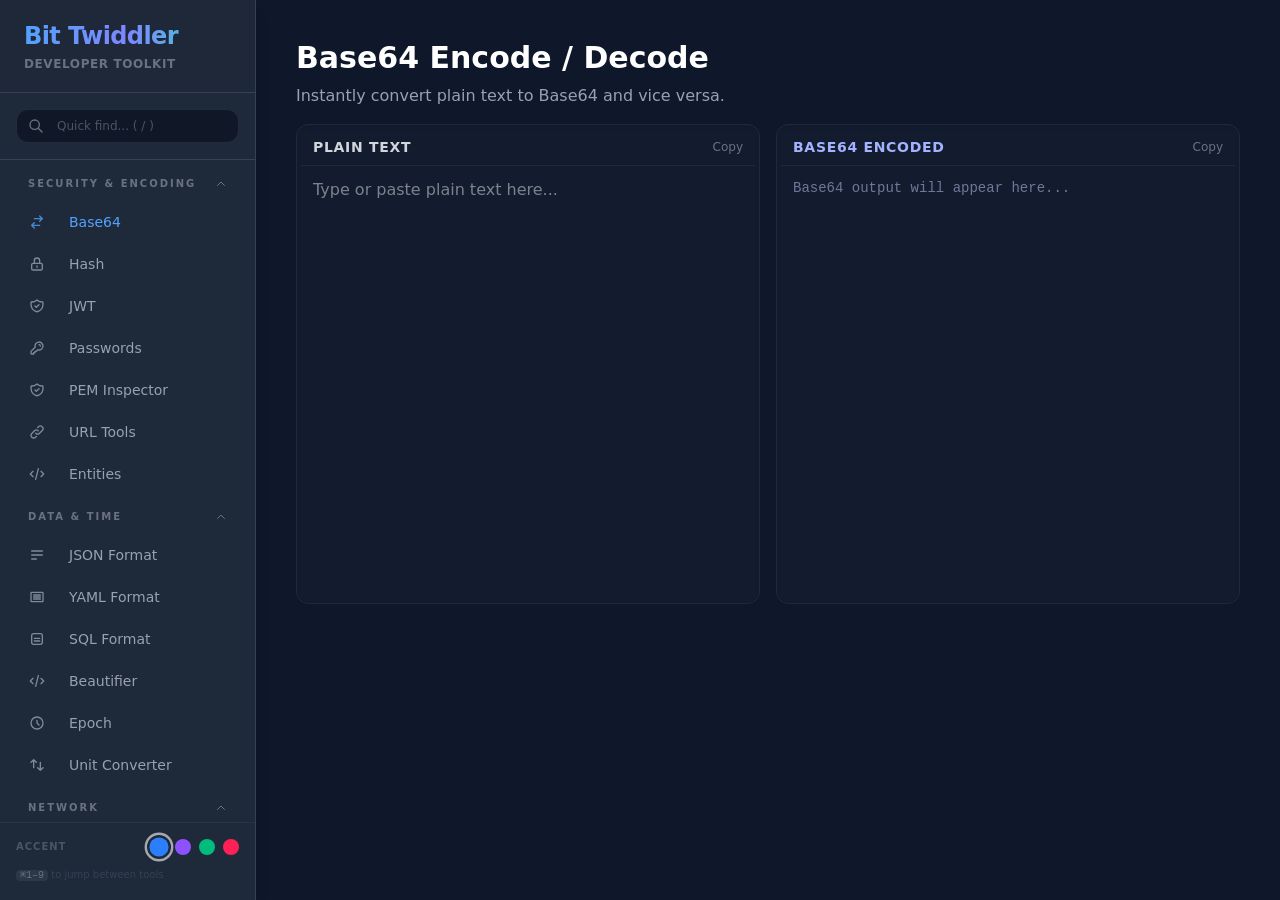
<file: ui/index.html>
<!DOCTYPE html>
<html lang="en">
<head>
  <meta charset="UTF-8">
  <meta name="viewport" content="width=device-width, initial-scale=1.0">
  <link rel="stylesheet" href="styles.css">
  <title>Bit Twiddler</title>
</head>
<body class="bg-gray-900 text-gray-100 font-sans flex h-screen overflow-hidden selection:bg-blue-500 selection:text-white">

  <!-- Sidebar -->
  <aside class="w-16 md:w-64 transition-all duration-300 bg-gray-800 border-r border-gray-700 flex flex-col shadow-lg z-10">
    <div class="px-6 py-5 border-b border-gray-700 bg-gray-800/50 backdrop-blur">
      <h1 class="text-2xl hidden md:block font-black tracking-tight bg-clip-text text-transparent bg-gradient-to-r from-blue-400 via-indigo-400 to-teal-400">
        Bit Twiddler
      </h1>
      <p class="text-xs text-gray-500 mt-1 uppercase hidden md:block font-semibold tracking-wider">Developer Toolkit</p>
    </div>
    
    <div class="px-4 py-4 border-b border-gray-700 bg-gray-800 hidden md:block">
      <div class="relative group">
        <svg class="w-4 h-4 absolute left-3 top-1/2 -translate-y-1/2 text-gray-500 group-focus-within:text-blue-400 transition-colors" fill="none" stroke="currentColor" viewBox="0 0 24 24"><path stroke-linecap="round" stroke-linejoin="round" stroke-width="2" d="M21 21l-6-6m2-5a7 7 0 11-14 0 7 7 0 0114 0z"></path></svg>
        <input type="text" id="sidebar-search" placeholder="Quick find... ( / )" class="w-full bg-gray-900 border border-gray-700/50 rounded-xl pl-10 pr-4 py-2 text-xs text-gray-300 focus:outline-none focus:ring-1 focus:ring-blue-500/50 focus:border-blue-500/50 transition-all placeholder-gray-600">
      </div>
    </div>

    <nav class="flex-1 overflow-y-auto pt-2 pb-8 custom-scrollbar">
      <div class="category-group px-3 mb-2" data-category="security">
        <button class="category-header w-full flex items-center justify-between px-4 py-2 text-[10px] font-bold text-gray-500 uppercase tracking-[0.2em] hover:text-gray-300 transition-colors group">
          <span>Security & Encoding</span>
          <svg class="w-3 h-3 transform transition-transform duration-200 opacity-0 group-hover:opacity-100 md:opacity-100" fill="none" stroke="currentColor" viewBox="0 0 24 24"><path stroke-linecap="round" stroke-linejoin="round" stroke-width="2" d="M19 9l-7 7-7-7"></path></svg>
        </button>
        <div class="category-content">
          <ul class="space-y-1 mt-1">
            <li>
              <a href="#" data-target="base64-tool" class="nav-link block px-4 py-2 rounded-lg transition-all duration-200 bg-blue-600/10 text-blue-400 font-medium border border-blue-500/20 shadow-sm">
                <div class="flex items-center justify-center md:justify-start md:space-x-3">
                  <svg class="w-4 h-4 opacity-80" fill="none" stroke="currentColor" viewBox="0 0 24 24"><path stroke-linecap="round" stroke-linejoin="round" stroke-width="2" d="M8 7h12m0 0l-4-4m4 4l-4 4m0 6H4m0 0l4 4m-4-4l4-4"></path></svg>
                  <span class="hidden md:inline text-sm">Base64</span>
                </div>
              </a>
            </li>
            <li>
              <a href="#" data-target="hash-tool" class="nav-link block px-4 py-2 rounded-lg transition-all duration-200 text-gray-400 hover:bg-gray-700/50 hover:text-gray-200 font-medium border border-transparent">
                <div class="flex items-center justify-center md:justify-start md:space-x-3">
                  <svg class="w-4 h-4 opacity-80" fill="none" stroke="currentColor" viewBox="0 0 24 24"><path stroke-linecap="round" stroke-linejoin="round" stroke-width="2" d="M12 15v2m-6 4h12a2 2 0 002-2v-6a2 2 0 00-2-2H6a2 2 0 00-2 2v6a2 2 0 002 2zm10-10V7a4 4 0 00-8 0v4h8z"></path></svg>
                  <span class="hidden md:inline text-sm">Hash</span>
                </div>
              </a>
            </li>
            <li>
              <a href="#" data-target="jwt-tool" class="nav-link block px-4 py-2 rounded-lg transition-all duration-200 text-gray-400 hover:bg-gray-700/50 hover:text-gray-200 font-medium border border-transparent">
                <div class="flex items-center justify-center md:justify-start md:space-x-3">
                  <svg class="w-4 h-4 opacity-80" fill="none" stroke="currentColor" viewBox="0 0 24 24"><path stroke-linecap="round" stroke-linejoin="round" stroke-width="2" d="M9 12l2 2 4-4m5.618-4.016A11.955 11.955 0 0112 2.944a11.955 11.955 0 01-8.618 3.04A12.02 12.02 0 003 9c0 5.591 3.824 10.29 9 11.622 5.176-1.332 9-6.03 9-11.622 0-1.042-.133-2.052-.382-3.016z"></path></svg>
                  <span class="hidden md:inline text-sm">JWT</span>
                </div>
              </a>
            </li>
            <li>
              <a href="#" data-target="password-tool" class="nav-link block px-4 py-2 rounded-lg transition-all duration-200 text-gray-400 hover:bg-gray-700/50 hover:text-gray-200 font-medium border border-transparent">
                <div class="flex items-center justify-center md:justify-start md:space-x-3">
                  <svg class="w-4 h-4 opacity-80" fill="none" stroke="currentColor" viewBox="0 0 24 24"><path stroke-linecap="round" stroke-linejoin="round" stroke-width="2" d="M15 7a2 2 0 012 2m4 0a6 6 0 01-7.743 5.743L11 17H9v2H7v2H4a1 1 0 01-1-1v-2.586a1 1 0 01.293-.707l5.964-5.964A6 6 0 1121 9z"></path></svg>
                  <span class="hidden md:inline text-sm">Passwords</span>
                </div>
              </a>
            </li>
            <li>
              <a href="#" data-target="pem-tool" class="nav-link block px-4 py-2 rounded-lg transition-all duration-200 text-gray-400 hover:bg-gray-700/50 hover:text-gray-200 font-medium border border-transparent">
                <div class="flex items-center justify-center md:justify-start md:space-x-3">
                  <svg class="w-4 h-4 opacity-80" fill="none" stroke="currentColor" viewBox="0 0 24 24"><path stroke-linecap="round" stroke-linejoin="round" stroke-width="2" d="M9 12l2 2 4-4m5.618-4.016A11.955 11.955 0 0112 2.944a11.955 11.955 0 01-8.618 3.04A12.02 12.02 0 003 9c0 5.591 3.824 10.29 9 11.622 5.176-1.332 9-6.03 9-11.622 0-1.042-.133-2.052-.382-3.016z"></path></svg>
                  <span class="hidden md:inline text-sm">PEM Inspector</span>
                </div>
              </a>
            </li>
            <li>
              <a href="#" data-target="url-tool" class="nav-link block px-4 py-2 rounded-lg transition-all duration-200 text-gray-400 hover:bg-gray-700/50 hover:text-gray-200 font-medium border border-transparent">
                <div class="flex items-center justify-center md:justify-start md:space-x-3">
                  <svg class="w-4 h-4 opacity-80" fill="none" stroke="currentColor" viewBox="0 0 24 24"><path stroke-linecap="round" stroke-linejoin="round" stroke-width="2" d="M13.828 10.172a4 4 0 00-5.656 0l-4 4a4 4 0 105.656 5.656l1.102-1.101m-.758-4.899a4 4 0 005.656 0l4-4a4 4 0 00-5.656-5.656l-1.1 1.1"></path></svg>
                  <span class="hidden md:inline text-sm">URL Tools</span>
                </div>
              </a>
            </li>
            <li>
              <a href="#" data-target="entities-tool" class="nav-link block px-4 py-2 rounded-lg transition-all duration-200 text-gray-400 hover:bg-gray-700/50 hover:text-gray-200 font-medium border border-transparent">
                <div class="flex items-center justify-center md:justify-start md:space-x-3">
                  <svg class="w-4 h-4 opacity-80" fill="none" stroke="currentColor" viewBox="0 0 24 24"><path stroke-linecap="round" stroke-linejoin="round" stroke-width="2" d="M10 20l4-16m4 4l4 4-4 4M6 16l-4-4 4-4"></path></svg>
                  <span class="hidden md:inline text-sm">Entities</span>
                </div>
              </a>
            </li>
          </ul>
        </div>
      </div>

      <div class="category-group px-3 mb-2" data-category="datetime">
        <button class="category-header w-full flex items-center justify-between px-4 py-2 text-[10px] font-bold text-gray-500 uppercase tracking-[0.2em] hover:text-gray-300 transition-colors group">
          <span>Data & Time</span>
          <svg class="w-3 h-3 transform transition-transform duration-200 opacity-0 group-hover:opacity-100 md:opacity-100" fill="none" stroke="currentColor" viewBox="0 0 24 24"><path stroke-linecap="round" stroke-linejoin="round" stroke-width="2" d="M19 9l-7 7-7-7"></path></svg>
        </button>
        <div class="category-content">
          <ul class="space-y-1 mt-1">
            <li>
              <a href="#" data-target="json-tool" class="nav-link block px-4 py-2 rounded-lg transition-all duration-200 text-gray-400 hover:bg-gray-700/50 hover:text-gray-200 font-medium border border-transparent">
                <div class="flex items-center justify-center md:justify-start md:space-x-3">
                  <svg class="w-4 h-4 opacity-80" fill="none" stroke="currentColor" viewBox="0 0 24 24"><path stroke-linecap="round" stroke-linejoin="round" stroke-width="2" d="M4 6h16M4 12h16M4 18h7"></path></svg>
                  <span class="hidden md:inline text-sm">JSON Format</span>
                </div>
              </a>
            </li>
            <li>
              <a href="#" data-target="yaml-tool" class="nav-link block px-4 py-2 rounded-lg transition-all duration-200 text-gray-400 hover:bg-gray-700/50 hover:text-gray-200 font-medium border border-transparent">
                <div class="flex items-center justify-center md:justify-start md:space-x-3">
                  <svg class="w-4 h-4 opacity-80" fill="none" stroke="currentColor" viewBox="0 0 24 24"><path stroke-linecap="round" stroke-linejoin="round" stroke-width="2" d="M4 5h16a1 1 0 011 1v12a1 1 0 01-1 1H4a1 1 0 01-1-1V6a1 1 0 011-1zm3 4h10M7 12h10M7 15h10"></path></svg>
                  <span class="hidden md:inline text-sm">YAML Format</span>
                </div>
              </a>
            </li>
            <li>
              <a href="#" data-target="sql-tool" class="nav-link block px-4 py-2 rounded-lg transition-all duration-200 text-gray-400 hover:bg-gray-700/50 hover:text-gray-200 font-medium border border-transparent">
                <div class="flex items-center justify-center md:justify-start md:space-x-3">
                  <svg class="w-4 h-4 opacity-80" fill="none" stroke="currentColor" viewBox="0 0 24 24"><path stroke-linecap="round" stroke-linejoin="round" stroke-width="2" d="M4 7v10c0 2 1 3 3 3h10c2 0 3-1 3-3V7c0-2-1-3-3-3H7c-2 0-3 1-3 3zm4 4h8m-8 4h8"></path></svg>
                  <span class="hidden md:inline text-sm">SQL Format</span>
                </div>
              </a>
            </li>
            <li>
              <a href="#" data-target="beautify-tool" class="nav-link block px-4 py-2 rounded-lg transition-all duration-200 text-gray-400 hover:bg-gray-700/50 hover:text-gray-200 font-medium border border-transparent">
                <div class="flex items-center justify-center md:justify-start md:space-x-3">
                  <svg class="w-4 h-4 opacity-80" fill="none" stroke="currentColor" viewBox="0 0 24 24"><path stroke-linecap="round" stroke-linejoin="round" stroke-width="2" d="M10 20l4-16m4 4l4 4-4 4M6 16l-4-4 4-4"></path></svg>
                  <span class="hidden md:inline text-sm">Beautifier</span>
                </div>
              </a>
            </li>
            <li>
              <a href="#" data-target="epoch-tool" class="nav-link block px-4 py-2 rounded-lg transition-all duration-200 text-gray-400 hover:bg-gray-700/50 hover:text-gray-200 font-medium border border-transparent">
                <div class="flex items-center justify-center md:justify-start md:space-x-3">
                  <svg class="w-4 h-4 opacity-80" fill="none" stroke="currentColor" viewBox="0 0 24 24"><path stroke-linecap="round" stroke-linejoin="round" stroke-width="2" d="M12 8v4l3 3m6-3a9 9 0 11-18 0 9 9 0 0118 0z"></path></svg>
                  <span class="hidden md:inline text-sm">Epoch</span>
                </div>
              </a>
            </li>
            <li>
              <a href="#" data-target="unit-tool" class="nav-link block px-4 py-2 rounded-lg transition-all duration-200 text-gray-400 hover:bg-gray-700/50 hover:text-gray-200 font-medium border border-transparent">
                <div class="flex items-center justify-center md:justify-start md:space-x-3">
                  <svg class="w-4 h-4 opacity-80" fill="none" stroke="currentColor" viewBox="0 0 24 24"><path stroke-linecap="round" stroke-linejoin="round" stroke-width="2" d="M7 16V4m0 0L3 8m4-4l4 4m6 0v12m0 0l4-4m-4 4l-4-4"></path></svg>
                  <span class="hidden md:inline text-sm">Unit Converter</span>
                </div>
              </a>
            </li>
          </ul>
        </div>
      </div>

      <div class="category-group px-3 mb-2" data-category="network">
        <button class="category-header w-full flex items-center justify-between px-4 py-2 text-[10px] font-bold text-gray-500 uppercase tracking-[0.2em] hover:text-gray-300 transition-colors group">
          <span>Network</span>
          <svg class="w-3 h-3 transform transition-transform duration-200 opacity-0 group-hover:opacity-100 md:opacity-100" fill="none" stroke="currentColor" viewBox="0 0 24 24"><path stroke-linecap="round" stroke-linejoin="round" stroke-width="2" d="M19 9l-7 7-7-7"></path></svg>
        </button>
        <div class="category-content">
          <ul class="space-y-1 mt-1">
            <li>
              <a href="#" data-target="cidr-tool" class="nav-link block px-4 py-2 rounded-lg transition-all duration-200 text-gray-400 hover:bg-gray-700/50 hover:text-gray-200 font-medium border border-transparent">
                <div class="flex items-center justify-center md:justify-start md:space-x-3">
                  <svg class="w-4 h-4 opacity-80" fill="none" stroke="currentColor" viewBox="0 0 24 24"><path stroke-linecap="round" stroke-linejoin="round" stroke-width="2" d="M21 12a9 9 0 01-9 9m9-9a9 9 0 00-9-9m9 9H3m9 9a9 9 0 01-9-9m9 9c1.657 0 3-4.03 3-9s-1.343-9-3-9m0 18c-1.657 0-3-4.03-3-9s1.343-9 3-9m-9 9a9 9 0 019-9"></path></svg>
                  <span class="hidden md:inline text-sm">CIDR Calc</span>
                </div>
              </a>
            </li>
          </ul>
        </div>
      </div>

      <div class="category-group px-3 mb-2" data-category="lowlevel">
        <button class="category-header w-full flex items-center justify-between px-4 py-2 text-[10px] font-bold text-gray-500 uppercase tracking-[0.2em] hover:text-gray-300 transition-colors group">
          <span>Low-Level</span>
          <svg class="w-3 h-3 transform transition-transform duration-200 opacity-0 group-hover:opacity-100 md:opacity-100" fill="none" stroke="currentColor" viewBox="0 0 24 24"><path stroke-linecap="round" stroke-linejoin="round" stroke-width="2" d="M19 9l-7 7-7-7"></path></svg>
        </button>
        <div class="category-content">
          <ul class="space-y-1 mt-1">
            <li>
              <a href="#" data-target="bits-tool" class="nav-link block px-4 py-2 rounded-lg transition-all duration-200 text-gray-400 hover:bg-gray-700/50 hover:text-gray-200 font-medium border border-transparent">
                <div class="flex items-center justify-center md:justify-start md:space-x-3">
                  <svg class="w-4 h-4 opacity-80" fill="none" stroke="currentColor" viewBox="0 0 24 24"><path stroke-linecap="round" stroke-linejoin="round" stroke-width="2" d="M9 3v2m6-2v2M9 19v2m6-2v2M5 9H3m2 6H3m18-6h-2m2 6h-2M7 19h10a2 2 0 002-2V7a2 2 0 00-2-2H7a2 2 0 00-2 2v10a2 2 0 002 2zM9 9h6v6H9V9z"></path></svg>
                  <span class="hidden md:inline text-sm">Bits & Masks</span>
                </div>
              </a>
            </li>
            <li>
              <a href="#" data-target="crc-tool" class="nav-link block px-4 py-2 rounded-lg transition-all duration-200 text-gray-400 hover:bg-gray-700/50 hover:text-gray-200 font-medium border border-transparent">
                <div class="flex items-center justify-center md:justify-start md:space-x-3">
                  <svg class="w-4 h-4 opacity-80" fill="none" stroke="currentColor" viewBox="0 0 24 24"><path stroke-linecap="round" stroke-linejoin="round" stroke-width="2" d="M9 12l2 2 4-4m5.618-4.016A11.955 11.955 0 0112 2.944a11.955 11.955 0 01-8.618 3.04A12.02 12.02 0 003 9c0 5.591 3.824 10.29 9 11.622 5.176-1.332 9-6.03 9-11.622 0-1.042-.133-2.052-.382-3.016z"></path></svg>
                  <span class="hidden md:inline text-sm">CRC Calc</span>
                </div>
              </a>
            </li>
            <li>
              <a href="#" data-target="endian-tool" class="nav-link block px-4 py-2 rounded-lg transition-all duration-200 text-gray-400 hover:bg-gray-700/50 hover:text-gray-200 font-medium border border-transparent">
                <div class="flex items-center justify-center md:justify-start md:space-x-3">
                  <svg class="w-4 h-4 opacity-80" fill="none" stroke="currentColor" viewBox="0 0 24 24"><path stroke-linecap="round" stroke-linejoin="round" stroke-width="2" d="M8 7h12m0 0l-4-4m4 4l-4 4m0 6H4m0 0l4 4m-4-4l4-4"></path></svg>
                  <span class="hidden md:inline text-sm">Endian Swapper</span>
                </div>
              </a>
            </li>
            <li>
              <a href="#" data-target="carray-tool" class="nav-link block px-4 py-2 rounded-lg transition-all duration-200 text-gray-400 hover:bg-gray-700/50 hover:text-gray-200 font-medium border border-transparent">
                <div class="flex items-center justify-center md:justify-start md:space-x-3">
                  <svg class="w-4 h-4 opacity-80" fill="none" stroke="currentColor" viewBox="0 0 24 24"><path stroke-linecap="round" stroke-linejoin="round" stroke-width="2" d="M10 20l4-16m4 4l4 4-4 4M6 16l-4-4 4-4"></path></svg>
                  <span class="hidden md:inline text-sm">C-Array Formatter</span>
                </div>
              </a>
            </li>
            <li>
              <a href="#" data-target="limits-tool" class="nav-link block px-4 py-2 rounded-lg transition-all duration-200 text-gray-400 hover:bg-gray-700/50 hover:text-gray-200 font-medium border border-transparent">
                <div class="flex items-center justify-center md:justify-start md:space-x-3">
                  <svg class="w-4 h-4 opacity-80" fill="none" stroke="currentColor" viewBox="0 0 24 24"><path stroke-linecap="round" stroke-linejoin="round" stroke-width="2" d="M9 17v-2m3 2v-4m3 4v-6m2 10H7a2 2 0 01-2-2V5a2 2 0 012-2h5.586a1 1 0 01.707.293l5.414 5.414a1 1 0 01.293.707V19a2 2 0 01-2 2z"></path></svg>
                  <span class="hidden md:inline text-sm">Integer Limits</span>
                </div>
              </a>
            </li>
            <li>
              <a href="#" data-target="resistor-tool" class="nav-link block px-4 py-2 rounded-lg transition-all duration-200 text-gray-400 hover:bg-gray-700/50 hover:text-gray-200 font-medium border border-transparent">
                <div class="flex items-center justify-center md:justify-start md:space-x-3">
                  <svg class="w-4 h-4 opacity-80" fill="none" stroke="currentColor" viewBox="0 0 24 24"><path stroke-linecap="round" stroke-linejoin="round" stroke-width="2" d="M4 6h16M4 10h16M4 14h12"></path></svg>
                  <span class="hidden md:inline text-sm">Resistor Colors</span>
                </div>
              </a>
            </li>
            <li>
              <a href="#" data-target="divider-tool" class="nav-link block px-4 py-2 rounded-lg transition-all duration-200 text-gray-400 hover:bg-gray-700/50 hover:text-gray-200 font-medium border border-transparent">
                <div class="flex items-center justify-center md:justify-start md:space-x-3">
                  <svg class="w-4 h-4 opacity-80" fill="none" stroke="currentColor" viewBox="0 0 24 24"><path stroke-linecap="round" stroke-linejoin="round" stroke-width="2" d="M13 10V3L4 14h7v7l9-11h-7z"></path></svg>
                  <span class="hidden md:inline text-sm">Circuits / Ohm</span>
                </div>
              </a>
            </li>
            <li>
              <a href="#" data-target="baud-tool" class="nav-link block px-4 py-2 rounded-lg transition-all duration-200 text-gray-400 hover:bg-gray-700/50 hover:text-gray-200 font-medium border border-transparent">
                <div class="flex items-center justify-center md:justify-start md:space-x-3">
                  <svg class="w-4 h-4 opacity-80" fill="none" stroke="currentColor" viewBox="0 0 24 24"><path stroke-linecap="round" stroke-linejoin="round" stroke-width="2" d="M9 19v-6a2 2 0 00-2-2H5a2 2 0 00-2 2v6a2 2 0 002 2h2a2 2 0 002-2zm0 0V9a2 2 0 012-2h2a2 2 0 012 2v10m-6 0a2 2 0 002 2h2a2 2 0 002-2m0 0V5a2 2 0 012-2h2a2 2 0 012 2v14a2 2 0 01-2 2h-2a2 2 0 01-2-2z"></path></svg>
                  <span class="hidden md:inline text-sm">Baud Rate Error</span>
                </div>
              </a>
            </li>
            <li>
              <a href="#" data-target="qformat-tool" class="nav-link block px-4 py-2 rounded-lg transition-all duration-200 text-gray-400 hover:bg-gray-700/50 hover:text-gray-200 font-medium border border-transparent">
                <div class="flex items-center justify-center md:justify-start md:space-x-3">
                  <svg class="w-4 h-4 opacity-80" fill="none" stroke="currentColor" viewBox="0 0 24 24"><path stroke-linecap="round" stroke-linejoin="round" stroke-width="2" d="M7 20l4-16m2 16l4-16M6 9h14M4 15h14"></path></svg>
                  <span class="hidden md:inline text-sm">Q-Format (Fixed)</span>
                </div>
              </a>
            </li>
            <li>
              <a href="#" data-target="cobs-tool" class="nav-link block px-4 py-2 rounded-lg transition-all duration-200 text-gray-400 hover:bg-gray-700/50 hover:text-gray-200 font-medium border border-transparent">
                <div class="flex items-center justify-center md:justify-start md:space-x-3">
                  <svg class="w-4 h-4 opacity-80" fill="none" stroke="currentColor" viewBox="0 0 24 24"><path stroke-linecap="round" stroke-linejoin="round" stroke-width="2" d="M4 7v10c0 2 1 3 3 3h10c2 0 3-1 3-3V7c0-2-1-3-3-3H7c-2 0-3 1-3 3zm4 4h8m-8 4h8"></path></svg>
                  <span class="hidden md:inline text-sm">COBS Framing</span>
                </div>
              </a>
            </li>
            <li>
              <a href="#" data-target="protocols-tool" class="nav-link block px-4 py-2 rounded-lg transition-all duration-200 text-gray-400 hover:bg-gray-700/50 hover:text-gray-200 font-medium border border-transparent">
                <div class="flex items-center justify-center md:justify-start md:space-x-3">
                  <svg class="w-4 h-4 opacity-80" fill="none" stroke="currentColor" viewBox="0 0 24 24"><path stroke-linecap="round" stroke-linejoin="round" stroke-width="2" d="M9 5H7a2 2 0 00-2 2v12a2 2 0 002 2h10a2 2 0 002-2V7a2 2 0 00-2-2h-2M9 5a2 2 0 002 2h2a2 2 0 002-2M9 5a2 2 0 012-2h2a2 2 0 012 2m-3 7h3m-3 4h3m-6-4h.01M9 16h.01"></path></svg>
                  <span class="hidden md:inline text-sm">Protocol Cards</span>
                </div>
              </a>
            </li>
          </ul>
        </div>
      </div>

      <div class="category-group px-3 mb-2" data-category="dev">
        <button class="category-header w-full flex items-center justify-between px-4 py-2 text-[10px] font-bold text-gray-500 uppercase tracking-[0.2em] hover:text-gray-300 transition-colors group">
          <span>Development</span>
          <svg class="w-3 h-3 transform transition-transform duration-200 opacity-0 group-hover:opacity-100 md:opacity-100" fill="none" stroke="currentColor" viewBox="0 0 24 24"><path stroke-linecap="round" stroke-linejoin="round" stroke-width="2" d="M19 9l-7 7-7-7"></path></svg>
        </button>
        <div class="category-content">
          <ul class="space-y-1 mt-1">
            <li>
              <a href="#" data-target="regex-tool" class="nav-link block px-4 py-2 rounded-lg transition-all duration-200 text-gray-400 hover:bg-gray-700/50 hover:text-gray-200 font-medium border border-transparent">
                <div class="flex items-center justify-center md:justify-start md:space-x-3">
                  <svg class="w-4 h-4 opacity-80" fill="none" stroke="currentColor" viewBox="0 0 24 24"><path stroke-linecap="round" stroke-linejoin="round" stroke-width="2" d="M21 21l-6-6m2-5a7 7 0 11-14 0 7 7 0 0114 0z"></path></svg>
                  <span class="hidden md:inline text-sm">Regex Tester</span>
                </div>
              </a>
            </li>
            <li>
              <a href="#" data-target="diff-tool" class="nav-link block px-4 py-2 rounded-lg transition-all duration-200 text-gray-400 hover:bg-gray-700/50 hover:text-gray-200 font-medium border border-transparent">
                <div class="flex items-center justify-center md:justify-start md:space-x-3">
                  <svg class="w-4 h-4 opacity-80" fill="none" stroke="currentColor" viewBox="0 0 24 24"><path stroke-linecap="round" stroke-linejoin="round" stroke-width="2" d="M9 5H7a2 2 0 00-2 2v12a2 2 0 002 2h10a2 2 0 002-2V7a2 2 0 00-2-2h-2M9 5a2 2 0 002 2h2a2 2 0 002-2M9 5a2 2 0 012-2h2a2 2 0 012 2m-3 7h3m-3 4h3m-6-4h.01M9 16h.01"></path></svg>
                  <span class="hidden md:inline text-sm">Diff Viewer</span>
                </div>
              </a>
            </li>
            <li>
              <a href="#" data-target="cron-tool" class="nav-link block px-4 py-2 rounded-lg transition-all duration-200 text-gray-400 hover:bg-gray-700/50 hover:text-gray-200 font-medium border border-transparent">
                <div class="flex items-center justify-center md:justify-start md:space-x-3">
                  <svg class="w-4 h-4 opacity-80" fill="none" stroke="currentColor" viewBox="0 0 24 24"><path stroke-linecap="round" stroke-linejoin="round" stroke-width="2" d="M12 8v4l3 3m6-3a9 9 0 11-18 0 9 9 0 0118 0z"></path></svg>
                  <span class="hidden md:inline text-sm">Cron Parser</span>
                </div>
              </a>
            </li>
            <li>
              <a href="#" data-target="qr-tool" class="nav-link block px-4 py-2 rounded-lg transition-all duration-200 text-gray-400 hover:bg-gray-700/50 hover:text-gray-200 font-medium border border-transparent">
                <div class="flex items-center justify-center md:justify-start md:space-x-3">
                  <svg class="w-4 h-4 opacity-80" fill="none" stroke="currentColor" viewBox="0 0 24 24"><path stroke-linecap="round" stroke-linejoin="round" stroke-width="2" d="M12 4v1m6 11h2m-6 0h-2v4m0-11v3m0 0h.01M12 12h4.01M16 20h4M4 12h4m12 0h.01M5 8h2a1 1 0 001-1V5a1 1 0 00-1-1H5a1 1 0 00-1 1v2a1 1 0 001 1zm14 0h2a1 1 0 001-1V5a1 1 0 00-1-1h-2a1 1 0 00-1 1v2a1 1 0 001 1zM5 20h2a1 1 0 001-1v-2a1 1 0 00-1-1H5a1 1 0 00-1 1v2a1 1 0 001 1z"></path></svg>
                  <span class="hidden md:inline text-sm">QR Code</span>
                </div>
              </a>
            </li>
            <li>
              <a href="#" data-target="markdown-tool" class="nav-link block px-4 py-2 rounded-lg transition-all duration-200 text-gray-400 hover:bg-gray-700/50 hover:text-gray-200 font-medium border border-transparent">
                <div class="flex items-center justify-center md:justify-start md:space-x-3">
                  <svg class="w-4 h-4 opacity-80" fill="none" stroke="currentColor" viewBox="0 0 24 24"><path stroke-linecap="round" stroke-linejoin="round" stroke-width="2" d="M15 12a3 3 0 11-6 0 3 3 0 016 0z M2.458 12C3.732 7.943 7.523 5 12 5c4.478 0 8.268 2.943 9.542 7-1.274 4.057-5.064 7-9.542 7-4.477 0-8.268-2.943-9.542-7z"></path></svg>
                  <span class="hidden md:inline text-sm">Markdown</span>
                </div>
              </a>
            </li>
          </ul>
        </div>
      </div>

      <div class="category-group px-3 mb-2" data-category="misc">
        <button class="category-header w-full flex items-center justify-between px-4 py-2 text-[10px] font-bold text-gray-500 uppercase tracking-[0.2em] hover:text-gray-300 transition-colors group">
          <span>Content & Misc</span>
          <svg class="w-3 h-3 transform transition-transform duration-200 opacity-0 group-hover:opacity-100 md:opacity-100" fill="none" stroke="currentColor" viewBox="0 0 24 24"><path stroke-linecap="round" stroke-linejoin="round" stroke-width="2" d="M19 9l-7 7-7-7"></path></svg>
        </button>
        <div class="category-content">
          <ul class="space-y-1 mt-1">
            <li>
              <a href="#" data-target="lorem-tool" class="nav-link block px-4 py-2 rounded-lg transition-all duration-200 text-gray-400 hover:bg-gray-700/50 hover:text-gray-200 font-medium border border-transparent">
                <div class="flex items-center justify-center md:justify-start md:space-x-3">
                  <svg class="w-4 h-4 opacity-80" fill="none" stroke="currentColor" viewBox="0 0 24 24"><path stroke-linecap="round" stroke-linejoin="round" stroke-width="2" d="M4 6h16M4 10h16M4 14h12M4 18h8"></path></svg>
                  <span class="hidden md:inline text-sm">Lorem Ipsum</span>
                </div>
              </a>
            </li>
            <li>
              <a href="#" data-target="inspect-tool" class="nav-link block px-4 py-2 rounded-lg transition-all duration-200 text-gray-400 hover:bg-gray-700/50 hover:text-gray-200 font-medium border border-transparent">
                <div class="flex items-center justify-center md:justify-start md:space-x-3">
                  <svg class="w-4 h-4 opacity-80" fill="none" stroke="currentColor" viewBox="0 0 24 24"><path stroke-linecap="round" stroke-linejoin="round" stroke-width="2" d="M13 16h-1v-4h-1m1-4h.01M21 12a9 9 0 11-18 0 9 9 0 0118 0z"></path></svg>
                  <span class="hidden md:inline text-sm">Inspector</span>
                </div>
              </a>
            </li>
            <li>
              <a href="#" data-target="color-tool" class="nav-link block px-4 py-2 rounded-lg transition-all duration-200 text-gray-400 hover:bg-gray-700/50 hover:text-gray-200 font-medium border border-transparent">
                <div class="flex items-center justify-center md:justify-start md:space-x-3">
                  <svg class="w-4 h-4 opacity-80" fill="none" stroke="currentColor" viewBox="0 0 24 24"><path stroke-linecap="round" stroke-linejoin="round" stroke-width="2" d="M7 21a4 4 0 01-4-4V5a2 2 0 012-2h4a2 2 0 012 2v12a4 4 0 01-4 4zm0 0h12a2 2 0 002-2v-4a2 2 0 00-2-2h-2.343M11 7.343l1.657-1.657a2 2 0 012.828 0l2.829 2.829a2 2 0 010 2.828l-8.486 8.485M7 17h.01"></path></svg>
                  <span class="hidden md:inline text-sm">Colors</span>
                </div>
              </a>
            </li>
            <li>
              <a href="#" data-target="case-tool" class="nav-link block px-4 py-2 rounded-lg transition-all duration-200 text-gray-400 hover:bg-gray-700/50 hover:text-gray-200 font-medium border border-transparent">
                <div class="flex items-center justify-center md:justify-start md:space-x-3">
                  <svg class="w-4 h-4 opacity-80" fill="none" stroke="currentColor" viewBox="0 0 24 24"><path stroke-linecap="round" stroke-linejoin="round" stroke-width="2" d="M3 5h12M3 10h12M3 15h12M17 5h4v10h-4z"></path></svg>
                  <span class="hidden md:inline text-sm">Case Converter</span>
                </div>
              </a>
            </li>
            <li>
              <a href="#" data-target="transform-tool" class="nav-link block px-4 py-2 rounded-lg transition-all duration-200 text-gray-400 hover:bg-gray-700/50 hover:text-gray-200 font-medium border border-transparent">
                <div class="flex items-center justify-center md:justify-start md:space-x-3">
                  <svg class="w-4 h-4 opacity-80" fill="none" stroke="currentColor" viewBox="0 0 24 24"><path stroke-linecap="round" stroke-linejoin="round" stroke-width="2" d="M4 4v5h.582m15.356 2A8.001 8.001 0 004.582 9m0 0H9m11 11v-5h-.581m0 0a8.003 8.003 0 01-15.357-2m15.357 2H15"></path></svg>
                  <span class="hidden md:inline text-sm">Transformer</span>
                </div>
              </a>
            </li>
            <li>
              <a href="#" data-target="naming-tool" class="nav-link block px-4 py-2 rounded-lg transition-all duration-200 text-gray-400 hover:bg-gray-700/50 hover:text-gray-200 font-medium border border-transparent">
                <div class="flex items-center justify-center md:justify-start md:space-x-3">
                  <svg class="w-4 h-4 opacity-80" fill="none" stroke="currentColor" viewBox="0 0 24 24"><path stroke-linecap="round" stroke-linejoin="round" stroke-width="2" d="M11 5H6a2 2 0 00-2 2v11a2 2 0 002 2h11a2 2 0 002-2v-5m-1.414-9.414a2 2 0 112.828 2.828L11.828 15H9v-2.828l8.586-8.586z"></path></svg>
                  <span class="hidden md:inline text-sm">Naming Helper</span>
                </div>
              </a>
            </li>
          </ul>
        </div>
      </div>

      <div class="category-group px-3 mb-2" data-category="reference">
        <button class="category-header w-full flex items-center justify-between px-4 py-2 text-[10px] font-bold text-gray-500 uppercase tracking-[0.2em] hover:text-gray-300 transition-colors group">
          <span>Reference</span>
          <svg class="w-3 h-3 transform transition-transform duration-200 opacity-0 group-hover:opacity-100 md:opacity-100" fill="none" stroke="currentColor" viewBox="0 0 24 24"><path stroke-linecap="round" stroke-linejoin="round" stroke-width="2" d="M19 9l-7 7-7-7"></path></svg>
        </button>
        <div class="category-content">
          <ul class="space-y-1 mt-1">
            <li>
              <a href="#" data-target="http-tool" class="nav-link block px-4 py-2 rounded-lg transition-all duration-200 text-gray-400 hover:bg-gray-700/50 hover:text-gray-200 font-medium border border-transparent">
                <div class="flex items-center justify-center md:justify-start md:space-x-3">
                  <svg class="w-4 h-4 opacity-80" fill="none" stroke="currentColor" viewBox="0 0 24 24"><path stroke-linecap="round" stroke-linejoin="round" stroke-width="2" d="M13 16h-1v-4h-1m1-4h.01M21 12a9 9 0 11-18 0 9 9 0 0118 0z"></path></svg>
                  <span class="hidden md:inline text-sm">HTTP Status</span>
                </div>
              </a>
            </li>
            <li>
              <a href="#" data-target="mime-tool" class="nav-link block px-4 py-2 rounded-lg transition-all duration-200 text-gray-400 hover:bg-gray-700/50 hover:text-gray-200 font-medium border border-transparent">
                <div class="flex items-center justify-center md:justify-start md:space-x-3">
                  <svg class="w-4 h-4 opacity-80" fill="none" stroke="currentColor" viewBox="0 0 24 24"><path stroke-linecap="round" stroke-linejoin="round" stroke-width="2" d="M7 21h10a2 2 0 002-2V9.414a1 1 0 00-.293-.707l-5.414-5.414A1 1 0 0012.586 3H7a2 2 0 00-2 2v14a2 2 0 002 2z"></path></svg>
                  <span class="hidden md:inline text-sm">MIME Types</span>
                </div>
              </a>
            </li>
          </ul>
        </div>
      </div>
    </nav>

    <!-- Sidebar Footer: Theme Picker -->
    <div class="px-4 py-4 border-t border-gray-700/50 flex-shrink-0">
      <div class="flex items-center justify-between mb-3">
        <span class="text-[10px] font-bold text-gray-600 uppercase tracking-widest hidden md:inline">Accent</span>
        <div class="flex md:flex-row flex-col items-center gap-2 text-center w-full md:w-auto">
          <button class="theme-dot w-4 h-4 rounded-full bg-blue-500 transition-all" data-theme="ocean"   title="Ocean (default)"></button>
          <button class="theme-dot w-4 h-4 rounded-full bg-violet-500 transition-all" data-theme="violet" title="Violet"></button>
          <button class="theme-dot w-4 h-4 rounded-full bg-emerald-500 transition-all" data-theme="emerald" title="Emerald"></button>
          <button class="theme-dot w-4 h-4 rounded-full bg-rose-500 transition-all" data-theme="rose"    title="Rose"></button>
        </div>
      </div>
      <p class="text-[10px] text-gray-700 leading-relaxed hidden md:block">
        <kbd class="font-mono bg-gray-700/60 px-1 rounded text-gray-500">⌘1–9</kbd> to jump between tools
      </p>
    </div>
  </aside>

  <!-- Main Content -->
  <main class="flex-1 bg-[#0f172a] p-6 lg:p-10 overflow-y-auto relative">
    <div class="w-full max-w-[1536px] mx-auto transition-all duration-300">
      
<!-- ===== NUMBER BASE CONVERTER ===== -->
      <section id="base-tool" class="tool-section hidden">
        <header class="mb-4">
          <h2 class="text-3xl font-bold text-white mb-2">Base Converter</h2>
          <p class="text-gray-400">Convert numbers between binary, octal, decimal, and hexadecimal in real-time.</p>
        </header>

        <!-- Input row -->
        <div class="flex gap-3 mb-4">
          <input id="base-input" type="text" spellcheck="false" placeholder="Enter a number..." class="flex-1 bg-gray-800/60 border border-gray-700 focus:border-amber-500/60 rounded-xl px-4 py-3 font-mono text-lg text-amber-300 focus:outline-none transition-colors placeholder:text-gray-600">
          <select id="base-select" class="bg-gray-800/60 border border-gray-700 focus:border-amber-500/60 rounded-xl px-4 py-3 text-sm text-gray-300 font-semibold focus:outline-none transition-colors cursor-pointer">
            <option value="2">Base 2 — Binary</option>
            <option value="8">Base 8 — Octal</option>
            <option value="10" selected>Base 10 — Decimal</option>
            <option value="16">Base 16 — Hex</option>
          </select>
        </div>
        <div id="base-error" class="hidden mb-4 text-sm text-red-400 bg-red-500/10 border border-red-500/20 rounded-lg px-4 py-2"></div>

        <!-- Output cards 2x2 -->
        <div class="grid grid-cols-2 gap-4 mb-4">
          <div class="bg-gray-800/40 border border-gray-700/50 rounded-xl p-4 group hover:border-amber-500/30 transition-colors">
            <div class="flex items-center justify-between mb-2">
              <div><span class="text-[10px] font-bold text-gray-500 uppercase tracking-widest block">Binary</span><span class="text-xs text-gray-600">Base 2</span></div>
              <button class="base-copy-btn opacity-0 group-hover:opacity-100 transition-opacity text-xs text-gray-500 hover:text-amber-400 font-semibold" data-target="base-out-bin">Copy</button>
            </div>
            <div id="base-out-bin" class="font-mono text-sm text-amber-300 break-all leading-relaxed min-h-6">—</div>
          </div>
          <div class="bg-gray-800/40 border border-gray-700/50 rounded-xl p-4 group hover:border-orange-500/30 transition-colors">
            <div class="flex items-center justify-between mb-2">
              <div><span class="text-[10px] font-bold text-gray-500 uppercase tracking-widest block">Octal</span><span class="text-xs text-gray-600">Base 8</span></div>
              <button class="base-copy-btn opacity-0 group-hover:opacity-100 transition-opacity text-xs text-gray-500 hover:text-orange-400 font-semibold" data-target="base-out-oct">Copy</button>
            </div>
            <div id="base-out-oct" class="font-mono text-lg text-orange-300 min-h-6">—</div>
          </div>
          <div class="bg-gray-800/40 border border-gray-700/50 rounded-xl p-4 group hover:border-yellow-500/30 transition-colors">
            <div class="flex items-center justify-between mb-2">
              <div><span class="text-[10px] font-bold text-gray-500 uppercase tracking-widest block">Decimal</span><span class="text-xs text-gray-600">Base 10</span></div>
              <button class="base-copy-btn opacity-0 group-hover:opacity-100 transition-opacity text-xs text-gray-500 hover:text-yellow-400 font-semibold" data-target="base-out-dec">Copy</button>
            </div>
            <div id="base-out-dec" class="font-mono text-lg text-yellow-300 min-h-6">—</div>
          </div>
          <div class="bg-gray-800/40 border border-gray-700/50 rounded-xl p-4 group hover:border-rose-500/30 transition-colors">
            <div class="flex items-center justify-between mb-2">
              <div><span class="text-[10px] font-bold text-gray-500 uppercase tracking-widest block">Hexadecimal</span><span class="text-xs text-gray-600">Base 16</span></div>
              <button class="base-copy-btn opacity-0 group-hover:opacity-100 transition-opacity text-xs text-gray-500 hover:text-rose-400 font-semibold" data-target="base-out-hex">Copy</button>
            </div>
            <div id="base-out-hex" class="font-mono text-lg text-rose-300 min-h-6">—</div>
          </div>
        </div>

        <!-- Bit visualization -->
        <div id="base-bit-viz" class="hidden bg-gray-900/50 rounded-xl border border-gray-700/50 p-5">
          <div class="text-[10px] font-bold text-gray-500 uppercase tracking-widest mb-3">Bit Representation</div>
          <div id="base-bits" class="font-mono text-sm tracking-widest leading-loose"></div>
        </div>
      </section>
<!-- Base64 Tool -->
      <section id="base64-tool" class="tool-section animate-fade-in">
        <header class="mb-4">
          <h2 class="text-3xl font-bold text-white mb-2">Base64 Encode / Decode</h2>
          <p class="text-gray-400">Instantly convert plain text to Base64 and vice versa.</p>
        </header>
        <div class="grid grid-cols-1 lg:grid-cols-2 gap-4 h-80 lg:h-[480px] transition-all">
          <div class="flex flex-col bg-gray-800/30 p-1 rounded-xl border border-gray-800 shadow-inner">
            <div class="px-3 py-2 border-b border-gray-800 flex justify-between items-center">
              <label class="text-sm font-semibold text-gray-300 uppercase tracking-wider">Plain Text</label>
              <button id="b64-copy-plain" class="text-xs text-gray-500 hover:text-white transition">Copy</button>
            </div>
            <textarea id="base64-plain" class="flex-1 bg-transparent p-3 text-gray-200 focus:outline-none focus:ring-2 focus:ring-blue-500/50 rounded-b-lg transition-all resize-none" placeholder="Type or paste plain text here..."></textarea>
          </div>
          <div class="flex flex-col bg-gray-800/30 p-1 rounded-xl border border-gray-800 shadow-inner">
            <div class="px-3 py-2 border-b border-gray-800 flex justify-between items-center">
              <label class="text-sm font-semibold text-indigo-300 uppercase tracking-wider">Base64 Encoded</label>
              <button id="b64-copy-encoded" class="text-xs text-gray-500 hover:text-white transition">Copy</button>
            </div>
            <textarea id="base64-encoded" class="flex-1 bg-transparent p-3 text-indigo-200 focus:outline-none focus:ring-2 focus:ring-indigo-500/50 rounded-b-lg transition-all resize-none font-mono text-sm" placeholder="Base64 output will appear here..."></textarea>
          </div>
        </div>
      </section>
<!-- Baud Rate Error Tool -->
      <section id="baud-tool" class="tool-section hidden animate-fade-in">
        <header class="mb-6">
          <h2 class="text-3xl font-bold text-white mb-2">Baud Rate Error</h2>
          <p class="text-gray-400">Analyze timing errors between clock frequency and target UART baud rates.</p>
        </header>

        <div class="flex flex-col space-y-6 max-w-5xl">
          <!-- Main Controls -->
          <div class="bg-gray-800/40 border border-gray-700/50 rounded-2xl p-6 backdrop-blur-sm shadow-xl flex flex-col md:flex-row items-end gap-6">
             <div class="flex-1 w-full">
                <label class="block text-[10px] font-bold text-gray-500 uppercase tracking-widest mb-3">MCU Clock Frequency (Hz)</label>
                <div class="flex gap-2">
                   <input type="number" id="baud-clock" value="16000000" class="flex-1 bg-gray-900 border border-gray-700 rounded-xl px-4 py-3 text-2xl text-amber-400 font-mono focus:outline-none focus:ring-1 focus:ring-amber-500/30">
                   <select id="baud-preset" class="bg-gray-800 text-gray-300 border border-gray-700 rounded-xl px-4 py-3 text-xs focus:outline-none">
                      <option value="8000000">8 MHz</option>
                      <option value="16000000" selected>16 MHz</option>
                      <option value="24000000">24 MHz</option>
                      <option value="48000000">48 MHz</option>
                      <option value="72000000">72 MHz</option>
                      <option value="120000000">120 MHz</option>
                      <option value="custom">Custom</option>
                   </select>
                </div>
             </div>
             <div class="flex bg-gray-900 rounded-xl p-1 border border-gray-700 h-[52px] items-center">
                <button class="baud-os-btn px-4 py-1.5 text-[10px] font-bold rounded-lg transition-all bg-blue-600 text-white" data-os="16">16x Sample</button>
                <button class="baud-os-btn px-4 py-1.5 text-[10px] font-bold rounded-lg transition-all text-gray-500 hover:text-gray-300" data-os="8">8x Sample</button>
             </div>
          </div>

          <!-- Analysis Table -->
          <div class="bg-gray-800/40 border border-gray-700/50 rounded-2xl overflow-hidden backdrop-blur-sm shadow-xl">
             <table class="w-full text-left border-collapse">
                <thead class="bg-gray-700/30 text-gray-400 border-b border-gray-700/50">
                   <tr>
                      <th class="px-6 py-4 text-[10px] font-bold uppercase tracking-widest">Baud Rate</th>
                      <th class="px-6 py-4 text-[10px] font-bold uppercase tracking-widest">Ideal Divider</th>
                      <th class="px-6 py-4 text-[10px] font-bold uppercase tracking-widest">Actual Divider</th>
                      <th class="px-6 py-4 text-[10px] font-bold uppercase tracking-widest">Actual Baud</th>
                      <th class="px-6 py-4 text-[10px] font-bold uppercase tracking-widest text-right">Error %</th>
                   </tr>
                </thead>
                <tbody id="baud-table-body" class="divide-y divide-gray-700/30 font-mono text-sm">
                   <!-- Populated by JS -->
                </tbody>
             </table>
          </div>

          <!-- Alert Tip -->
          <div class="bg-amber-500/10 border border-amber-500/20 rounded-xl p-4 flex items-start space-x-4">
             <svg class="w-5 h-5 text-amber-500 flex-shrink-0 mt-0.5" fill="none" stroke="currentColor" viewBox="0 0 24 24"><path stroke-linecap="round" stroke-linejoin="round" stroke-width="2" d="M12 9v2m0 4h.01m-6.938 4h13.856c1.54 0 2.502-1.667 1.732-3L13.732 4c-.77-1.333-2.694-1.333-3.464 0L3.34 16c-.77 1.333.192 3 1.732 3z"></path></svg>
             <p class="text-[11px] text-gray-500 leading-normal">
                Error rates above **2.0%** are generally considered unreliable for stable UART communication. If your error is high, consider using a crystal frequency that is an integer multiple of common baud rates (e.g., **11.0592 MHz** or **14.7456 MHz**).
             </p>
          </div>
        </div>
      </section>

<!-- HTML/XML Beautifier Tool -->
      <section id="beautify-tool" class="tool-section hidden animate-fade-in">
        <header class="mb-6">
          <h2 class="text-3xl font-bold text-white mb-2">HTML/XML Beautifier</h2>
          <p class="text-gray-400">Clean up and format messy HTML or XML markup.</p>
        </header>

        <div class="grid grid-cols-1 lg:grid-cols-2 gap-6 h-[calc(100vh-280px)] min-h-[500px]">
          <!-- Input Pane -->
          <div class="flex flex-col h-full bg-gray-800/40 border border-gray-700/50 rounded-2xl overflow-hidden backdrop-blur-sm shadow-xl">
             <div class="px-5 py-3 border-b border-gray-700/50 bg-gray-800/50 flex justify-between items-center">
                <span class="text-xs font-bold text-gray-400 uppercase tracking-widest">Raw Markup</span>
                <button id="beautify-clear-btn" class="text-xs text-gray-500 hover:text-rose-400 transition-colors py-1 px-2">Clear</button>
             </div>
             <textarea id="beautify-input" class="flex-1 w-full bg-transparent border-none p-5 text-gray-200 font-mono text-sm focus:outline-none resize-none placeholder-gray-600" placeholder="Paste your HTML or XML here..."></textarea>
          </div>

          <!-- Output Pane -->
          <div class="flex flex-col h-full bg-gray-800/40 border border-gray-700/50 rounded-2xl overflow-hidden backdrop-blur-sm shadow-xl relative group">
             <div class="px-5 py-3 border-b border-gray-700/50 bg-gray-800/50 flex justify-between items-center">
                <div class="flex items-center space-x-3">
                  <span class="text-xs font-bold text-gray-400 uppercase tracking-widest">Formatted Result</span>
                </div>
                <div class="flex items-center space-x-2">
                  <button id="beautify-copy-btn" class="flex items-center space-x-2 px-3 py-1.5 bg-blue-600 hover:bg-blue-500 text-white rounded-lg text-xs font-medium transition-all shadow-lg shadow-blue-500/20 active:scale-95">
                    <svg class="w-3.5 h-3.5" fill="none" stroke="currentColor" viewBox="0 0 24 24"><path stroke-linecap="round" stroke-linejoin="round" stroke-width="2" d="M8 7v8a2 2 0 002 2h6M8 7V5a2 2 0 012-2h4.586a1 1 0 01.707.293l4.414 4.414a1 1 0 01.293.707V15a2 2 0 01-2 2h-2M8 7H6a2 2 0 00-2 2v10a2 2 0 002 2h8a2 2 0 002-2v-2"></path></svg>
                    <span>Copy</span>
                  </button>
                </div>
             </div>
             <textarea id="beautify-output" readonly class="flex-1 w-full bg-gray-900/30 border-none p-5 text-blue-300 font-mono text-sm focus:outline-none resize-none" placeholder="Formatted markup will appear here..."></textarea>
          </div>
        </div>
      </section>

<!-- Bit Manipulator Tool -->
      <section id="bits-tool" class="tool-section hidden animate-fade-in">
        <header class="mb-6">
          <h2 class="text-3xl font-bold text-white mb-2">Bits & Masks</h2>
          <p class="text-gray-400">Interactive bit-level manipulator for 64-bit values.</p>
        </header>

        <div class="flex flex-col space-y-6 max-w-5xl">
          <!-- Main Output Display -->
          <div class="bg-gray-800/40 border border-gray-700/50 rounded-2xl p-6 backdrop-blur-sm shadow-xl flex flex-col md:flex-row items-center gap-6">
             <div class="flex-1 w-full">
                <label class="block text-[10px] font-bold text-gray-500 uppercase tracking-widest mb-2">Hexadecimal (0x)</label>
                <input type="text" id="bits-out-hex" class="w-full bg-gray-900 border border-gray-700 rounded-xl px-4 py-3 text-3xl text-emerald-400 font-mono focus:outline-none focus:ring-2 focus:ring-emerald-500/50" placeholder="0x0000000000000000">
             </div>
             <div class="md:w-64 w-full">
                <label class="block text-[10px] font-bold text-gray-500 uppercase tracking-widest mb-2">Decimal</label>
                <input type="text" id="bits-out-dec" class="w-full bg-gray-900 border border-gray-700 rounded-xl px-4 py-3 text-xl text-gray-300 font-mono focus:outline-none" placeholder="0">
             </div>
          </div>

          <!-- Bit Grid -->
          <div class="bg-gray-800/40 border border-gray-700/50 rounded-2xl p-6 backdrop-blur-sm shadow-xl">
             <div class="flex justify-between items-center mb-6">
                <h3 class="text-sm font-bold text-gray-400 uppercase tracking-widest">64-Bit Grid</h3>
                <div class="flex space-x-2">
                   <button id="bits-clear" class="px-3 py-1 bg-gray-700 hover:bg-gray-600 text-gray-300 rounded-lg text-[10px] font-bold uppercase transition-colors">Clear All</button>
                   <button id="bits-set-all" class="px-3 py-1 bg-gray-700 hover:bg-gray-600 text-gray-300 rounded-lg text-[10px] font-bold uppercase transition-colors">Set All</button>
                   <button id="bits-invert" class="px-3 py-1 bg-gray-700 hover:bg-gray-600 text-gray-300 rounded-lg text-[10px] font-bold uppercase transition-colors">Invert</button>
                </div>
             </div>
             
             <!-- 8 Rows of 8 Bits -->
             <div class="grid grid-cols-4 sm:grid-cols-8 gap-3" id="bits-grid-container">
                <!-- Generated by JS -->
             </div>
          </div>

          <!-- Bit Info -->
          <div class="grid grid-cols-1 md:grid-cols-3 gap-4">
             <div class="bg-gray-900/40 border border-gray-800 rounded-xl p-4">
                <span class="block text-[10px] font-bold text-gray-500 uppercase mb-2">Binary Representation</span>
                <div id="bits-out-bin" class="text-[10px] font-mono text-gray-500 break-all leading-relaxed tracking-tighter"></div>
             </div>
             <div class="bg-gray-900/40 border border-gray-800 rounded-xl p-4">
                <span class="block text-[10px] font-bold text-gray-500 uppercase mb-2">Bit Order</span>
                <p class="text-xs text-gray-400">Top-Left: Bit 63 (MSB)<br>Bottom-Right: Bit 0 (LSB)</p>
             </div>
             <div class="bg-gray-900/40 border border-gray-800 rounded-xl p-4">
                <span class="block text-[10px] font-bold text-gray-500 uppercase mb-2">Code Snippet (C)</span>
                <div id="bits-out-code" class="text-[10px] font-mono text-emerald-500 break-all">#define MASK 0x0ULL</div>
             </div>
          </div>
        </div>
      </section>

<!-- C-Array Formatter Tool -->
      <section id="carray-tool" class="tool-section hidden animate-fade-in">
        <header class="mb-6">
          <h2 class="text-3xl font-bold text-white mb-2">C-Array Formatter</h2>
          <p class="text-gray-400">Convert data streams into formatted C/C++ byte arrays for firmware integration.</p>
        </header>

        <div class="grid grid-cols-1 lg:grid-cols-2 gap-6 h-[calc(100vh-280px)] min-h-[500px]">
          <!-- Input Area -->
          <div class="flex flex-col h-full bg-gray-800/40 border border-gray-700/50 rounded-2xl overflow-hidden backdrop-blur-sm shadow-xl">
             <div class="px-5 py-3 border-b border-gray-700/50 bg-gray-800/50 flex justify-between items-center">
                <span class="text-xs font-bold text-gray-400 uppercase tracking-widest">Raw Input (Hex or Bin)</span>
                <button id="carray-clear-btn" class="text-xs text-gray-500 hover:text-rose-400 transition-colors py-1 px-2">Clear</button>
             </div>
             <textarea id="carray-input" class="flex-1 w-full bg-transparent border-none p-5 text-gray-200 font-mono text-sm focus:outline-none resize-none placeholder-gray-600 border-b border-gray-700/50" placeholder="e.g. 12 34 AB CD or 01011010..."></textarea>
             <!-- Controls -->
             <div class="p-4 bg-gray-900/50 grid grid-cols-2 gap-3">
                <div>
                   <label class="block text-[10px] font-bold text-gray-500 uppercase tracking-widest mb-1">Items Per Line</label>
                   <input type="number" id="carray-cols" value="12" min="1" max="64" class="w-full bg-gray-900 border border-gray-700 rounded-lg px-3 py-1 text-xs text-gray-300">
                </div>
                <div>
                   <label class="block text-[10px] font-bold text-gray-500 uppercase tracking-widest mb-1">Variable Name</label>
                   <input type="text" id="carray-name" value="rawData" class="w-full bg-gray-900 border border-gray-700 rounded-lg px-3 py-1 text-xs text-gray-300">
                </div>
             </div>
          </div>

          <!-- Output Output -->
          <div class="flex flex-col h-full bg-gray-800/40 border border-gray-700/50 rounded-2xl overflow-hidden backdrop-blur-sm shadow-xl relative group">
             <div class="px-5 py-3 border-b border-gray-700/50 bg-gray-800/50 flex justify-between items-center">
                <span class="text-xs font-bold text-gray-400 uppercase tracking-widest">C Array Output</span>
                <button id="carray-copy-btn" class="flex items-center space-x-2 px-3 py-1.5 bg-blue-600 hover:bg-blue-500 text-white rounded-lg text-xs font-medium transition-all active:scale-95">
                  <svg class="w-3.5 h-3.5" fill="none" stroke="currentColor" viewBox="0 0 24 24"><path stroke-linecap="round" stroke-linejoin="round" stroke-width="2" d="M8 7v8a2 2 0 002 2h6M8 7V5a2 2 0 012-2h4.586a1 1 0 01.707.293l4.414 4.414a1 1 0 01.293.707V15a2 2 0 01-2 2h-2M8 7H6a2 2 0 00-2 2v10a2 2 0 002 2h8a2 2 0 002-2v-2"></path></svg>
                  <span>Copy Array</span>
                </button>
             </div>
             <textarea id="carray-output" readonly class="flex-1 w-full bg-gray-900/30 border-none p-5 text-emerald-400 font-mono text-xs focus:outline-none resize-none" placeholder="C array code will appear here..."></textarea>
          </div>
        </div>
      </section>

<!-- Case Converter Tool -->
      <section id="case-tool" class="tool-section hidden animate-fade-in">
        <header class="mb-6">
          <h2 class="text-3xl font-bold text-white mb-2">Case Converter</h2>
          <p class="text-gray-400">Instantly convert text between different naming conventions.</p>
        </header>

        <div class="flex flex-col space-y-6 max-w-5xl">
          <!-- Multi-row Input -->
          <div class="bg-gray-800/40 border border-gray-700/50 rounded-2xl p-5 backdrop-blur-sm shadow-xl">
             <div class="flex justify-between items-center mb-4">
                <span class="text-xs font-bold text-gray-400 uppercase tracking-widest">Original Text</span>
                <button id="case-clear-btn" class="text-xs text-gray-500 hover:text-rose-400 transition-colors">Clear</button>
             </div>
             <textarea id="case-input" class="w-full bg-gray-900 border border-gray-700 rounded-xl p-4 text-gray-200 font-mono text-base focus:outline-none focus:ring-2 focus:ring-blue-500/50 transition-shadow resize-none h-32" placeholder="e.g. userProfileData or user_profile_data"></textarea>
          </div>

          <!-- Output Grid -->
          <div class="grid grid-cols-1 md:grid-cols-2 lg:grid-cols-3 gap-4">
            
            <!-- camelCase -->
            <div class="bg-gray-800/40 border border-gray-700/50 rounded-xl p-4 group relative hover:border-blue-500/30 transition-colors">
              <label class="block text-[10px] font-bold text-blue-400 uppercase tracking-widest mb-2">camelCase</label>
              <div id="out-camel" class="text-sm font-mono text-gray-300 truncate pr-8 h-5"></div>
              <button class="case-copy-btn absolute top-3 right-3 opacity-0 group-hover:opacity-100 transition-opacity text-gray-500 hover:text-blue-400" data-from="out-camel">
                <svg class="w-4 h-4" fill="none" stroke="currentColor" viewBox="0 0 24 24"><path stroke-linecap="round" stroke-linejoin="round" stroke-width="2" d="M8 7v8a2 2 0 002 2h6M8 7V5a2 2 0 012-2h4.586a1 1 0 01.707.293l4.414 4.414a1 1 0 01.293.707V15a2 2 0 01-2 2h-2M8 7H6a2 2 0 00-2 2v10a2 2 0 002 2h8a2 2 0 002-2v-2"></path></svg>
              </button>
            </div>

            <!-- snake_case -->
            <div class="bg-gray-800/40 border border-gray-700/50 rounded-xl p-4 group relative hover:border-emerald-500/30 transition-colors">
              <label class="block text-[10px] font-bold text-emerald-400 uppercase tracking-widest mb-2">snake_case</label>
              <div id="out-snake" class="text-sm font-mono text-gray-300 truncate pr-8 h-5"></div>
              <button class="case-copy-btn absolute top-3 right-3 opacity-0 group-hover:opacity-100 transition-opacity text-gray-500 hover:text-emerald-400" data-from="out-snake">
                <svg class="w-4 h-4" fill="none" stroke="currentColor" viewBox="0 0 24 24"><path stroke-linecap="round" stroke-linejoin="round" stroke-width="2" d="M8 7v8a2 2 0 002 2h6M8 7V5a2 2 0 012-2h4.586a1 1 0 01.707.293l4.414 4.414a1 1 0 01.293.707V15a2 2 0 01-2 2h-2M8 7H6a2 2 0 00-2 2v10a2 2 0 002 2h8a2 2 0 002-2v-2"></path></svg>
              </button>
            </div>

            <!-- kebab-case -->
            <div class="bg-gray-800/40 border border-gray-700/50 rounded-xl p-4 group relative hover:border-rose-500/30 transition-colors">
              <label class="block text-[10px] font-bold text-rose-400 uppercase tracking-widest mb-2">kebab-case</label>
              <div id="out-kebab" class="text-sm font-mono text-gray-300 truncate pr-8 h-5"></div>
              <button class="case-copy-btn absolute top-3 right-3 opacity-0 group-hover:opacity-100 transition-opacity text-gray-500 hover:text-rose-400" data-from="out-kebab">
                <svg class="w-4 h-4" fill="none" stroke="currentColor" viewBox="0 0 24 24"><path stroke-linecap="round" stroke-linejoin="round" stroke-width="2" d="M8 7v8a2 2 0 002 2h6M8 7V5a2 2 0 012-2h4.586a1 1 0 01.707.293l4.414 4.414a1 1 0 01.293.707V15a2 2 0 01-2 2h-2M8 7H6a2 2 0 00-2 2v10a2 2 0 002 2h8a2 2 0 002-2v-2"></path></svg>
              </button>
            </div>

            <!-- PascalCase -->
            <div class="bg-gray-800/40 border border-gray-700/50 rounded-xl p-4 group relative hover:border-violet-500/30 transition-colors">
              <label class="block text-[10px] font-bold text-violet-400 uppercase tracking-widest mb-2">PascalCase</label>
              <div id="out-pascal" class="text-sm font-mono text-gray-300 truncate pr-8 h-5"></div>
              <button class="case-copy-btn absolute top-3 right-3 opacity-0 group-hover:opacity-100 transition-opacity text-gray-500 hover:text-violet-400" data-from="out-pascal">
                <svg class="w-4 h-4" fill="none" stroke="currentColor" viewBox="0 0 24 24"><path stroke-linecap="round" stroke-linejoin="round" stroke-width="2" d="M8 7v8a2 2 0 002 2h6M8 7V5a2 2 0 012-2h4.586a1 1 0 01.707.293l4.414 4.414a1 1 0 01.293.707V15a2 2 0 01-2 2h-2M8 7H6a2 2 0 00-2 2v10a2 2 0 002 2h8a2 2 0 002-2v-2"></path></svg>
              </button>
            </div>

            <!-- CONSTANT_CASE -->
            <div class="bg-gray-800/40 border border-gray-700/50 rounded-xl p-4 group relative hover:border-amber-500/30 transition-colors">
              <label class="block text-[10px] font-bold text-amber-400 uppercase tracking-widest mb-2">CONSTANT_CASE</label>
              <div id="out-constant" class="text-sm font-mono text-gray-300 truncate pr-8 h-5"></div>
              <button class="case-copy-btn absolute top-3 right-3 opacity-0 group-hover:opacity-100 transition-opacity text-gray-500 hover:text-amber-400" data-from="out-constant">
                <svg class="w-4 h-4" fill="none" stroke="currentColor" viewBox="0 0 24 24"><path stroke-linecap="round" stroke-linejoin="round" stroke-width="2" d="M8 7v8a2 2 0 002 2h6M8 7V5a2 2 0 012-2h4.586a1 1 0 01.707.293l4.414 4.414a1 1 0 01.293.707V15a2 2 0 01-2 2h-2M8 7H6a2 2 0 00-2 2v10a2 2 0 002 2h8a2 2 0 002-2v-2"></path></svg>
              </button>
            </div>

            <!-- Sentence Case -->
            <div class="bg-gray-800/40 border border-gray-700/50 rounded-xl p-4 group relative hover:border-cyan-500/30 transition-colors">
              <label class="block text-[10px] font-bold text-cyan-400 uppercase tracking-widest mb-2">Sentence case</label>
              <div id="out-sentence" class="text-sm font-mono text-gray-300 truncate pr-8 h-5"></div>
              <button class="case-copy-btn absolute top-3 right-3 opacity-0 group-hover:opacity-100 transition-opacity text-gray-500 hover:text-cyan-400" data-from="out-sentence">
                <svg class="w-4 h-4" fill="none" stroke="currentColor" viewBox="0 0 24 24"><path stroke-linecap="round" stroke-linejoin="round" stroke-width="2" d="M8 7v8a2 2 0 002 2h6M8 7V5a2 2 0 012-2h4.586a1 1 0 01.707.293l4.414 4.414a1 1 0 01.293.707V15a2 2 0 01-2 2h-2M8 7H6a2 2 0 00-2 2v10a2 2 0 002 2h8a2 2 0 002-2v-2"></path></svg>
              </button>
            </div>
          </div>
        </div>
      </section>

<!-- CIDR / Subnet Calculator -->
      <section id="cidr-tool" class="tool-section hidden animate-fade-in">
        <header class="mb-6">
          <h2 class="text-3xl font-bold text-white mb-2">CIDR / Subnet Calculator</h2>
          <p class="text-gray-400">Calculate IP ranges, masks, and network details for IPv4.</p>
        </header>

        <div class="flex flex-col space-y-6 max-w-5xl">
          <!-- Input Area -->
          <div class="bg-gray-800/40 border border-gray-700/50 rounded-2xl p-6 backdrop-blur-sm shadow-xl">
             <div class="flex flex-col md:flex-row gap-6">
                <div class="flex-1">
                   <label class="block text-xs font-bold text-gray-500 uppercase tracking-widest mb-3">IP Address / CIDR</label>
                   <input type="text" id="cidr-input" class="w-full bg-gray-900 border border-gray-700 rounded-xl px-4 py-3 text-xl text-emerald-400 font-mono focus:outline-none focus:ring-2 focus:ring-emerald-500/50 transition-shadow" placeholder="e.g. 192.168.1.0/24">
                </div>
                <div class="md:w-64">
                   <label class="block text-xs font-bold text-gray-500 uppercase tracking-widest mb-3">Common Masks</label>
                   <select id="cidr-mask-select" class="w-full bg-gray-900 border border-gray-700 rounded-xl px-4 py-3 text-gray-200 focus:outline-none focus:ring-2 focus:ring-emerald-500/50 h-[52px]">
                      <option value="32">/32 (1 host)</option>
                      <option value="31">/31 (2 hosts)</option>
                      <option value="30">/30 (4 hosts)</option>
                      <option value="29">/29 (8 hosts)</option>
                      <option value="28">/28 (16 hosts)</option>
                      <option value="27">/27 (32 hosts)</option>
                      <option value="26">/26 (64 hosts)</option>
                      <option value="25">/25 (128 hosts)</option>
                      <option value="24" selected>/24 (256 hosts)</option>
                      <option value="23">/23 (512 hosts)</option>
                      <option value="22">/22 (1024 hosts)</option>
                      <option value="21">/21 (2048 hosts)</option>
                      <option value="20">/20 (4096 hosts)</option>
                      <option value="16">/16 (65,536 hosts)</option>
                      <option value="8">/8 (16,777,216 hosts)</option>
                   </select>
                </div>
             </div>
          </div>

          <!-- Results Hub -->
          <div class="grid grid-cols-1 md:grid-cols-2 lg:grid-cols-4 gap-4">
             <div class="bg-gray-800/40 border border-gray-700/50 rounded-xl p-5 backdrop-blur-sm group relative">
                <label class="block text-[10px] font-bold text-gray-500 uppercase tracking-widest mb-2">Network Address</label>
                <div id="cidr-out-network" class="text-lg font-mono text-emerald-300 h-7"></div>
                <button class="copy-field absolute top-4 right-4 opacity-0 group-hover:opacity-100 transition-opacity text-gray-500 hover:text-emerald-400" data-from="cidr-out-network"><svg class="w-4 h-4" fill="none" stroke="currentColor" viewBox="0 0 24 24"><path stroke-linecap="round" stroke-linejoin="round" stroke-width="2" d="M8 7v8a2 2 0 002 2h6M8 7V5a2 2 0 012-2h4.586a1 1 0 01.707.293l4.414 4.414a1 1 0 01.293.707V15a2 2 0 01-2 2h-2M8 7H6a2 2 0 00-2 2v10a2 2 0 002 2h8a2 2 0 002-2v-2"></path></svg></button>
             </div>
             <div class="bg-gray-800/40 border border-gray-700/50 rounded-xl p-5 backdrop-blur-sm group relative">
                <label class="block text-[10px] font-bold text-gray-500 uppercase tracking-widest mb-2">Subnet Mask</label>
                <div id="cidr-out-mask" class="text-lg font-mono text-emerald-300 h-7"></div>
                <button class="copy-field absolute top-4 right-4 opacity-0 group-hover:opacity-100 transition-opacity text-gray-500 hover:text-emerald-400" data-from="cidr-out-mask"><svg class="w-4 h-4" fill="none" stroke="currentColor" viewBox="0 0 24 24"><path stroke-linecap="round" stroke-linejoin="round" stroke-width="2" d="M8 7v8a2 2 0 002 2h6M8 7V5a2 2 0 012-2h4.586a1 1 0 01.707.293l4.414 4.414a1 1 0 01.293.707V15a2 2 0 01-2 2h-2M8 7H6a2 2 0 00-2 2v10a2 2 0 002 2h8a2 2 0 002-2v-2"></path></svg></button>
             </div>
             <div class="bg-gray-800/40 border border-gray-700/50 rounded-xl p-5 backdrop-blur-sm group relative">
                <label class="block text-[10px] font-bold text-gray-500 uppercase tracking-widest mb-2">Broadcast</label>
                <div id="cidr-out-broadcast" class="text-lg font-mono text-emerald-300 h-7"></div>
                <button class="copy-field absolute top-4 right-4 opacity-0 group-hover:opacity-100 transition-opacity text-gray-500 hover:text-emerald-400" data-from="cidr-out-broadcast"><svg class="w-4 h-4" fill="none" stroke="currentColor" viewBox="0 0 24 24"><path stroke-linecap="round" stroke-linejoin="round" stroke-width="2" d="M8 7v8a2 2 0 002 2h6M8 7V5a2 2 0 012-2h4.586a1 1 0 01.707.293l4.414 4.414a1 1 0 01.293.707V15a2 2 0 01-2 2h-2M8 7H6a2 2 0 00-2 2v10a2 2 0 002 2h8a2 2 0 002-2v-2"></path></svg></button>
             </div>
             <div class="bg-gray-800/40 border border-gray-700/50 rounded-xl p-5 backdrop-blur-sm group relative">
                <label class="block text-[10px] font-bold text-gray-500 uppercase tracking-widest mb-2">Usable Hosts</label>
                <div id="cidr-out-hosts" class="text-lg font-mono text-emerald-300 h-7"></div>
             </div>
          </div>

          <!-- Ranges Pane -->
          <div class="bg-gray-800/40 border border-gray-700/50 rounded-2xl p-6 backdrop-blur-sm shadow-xl relative overflow-hidden">
             <div class="absolute top-0 left-0 w-full h-1 bg-gradient-to-r from-emerald-500 to-teal-400"></div>
             <h3 class="text-sm font-bold text-gray-400 uppercase tracking-widest mb-6">Address Range</h3>
             
             <div class="grid grid-cols-1 md:grid-cols-2 gap-8">
                <div class="space-y-4">
                   <div class="flex justify-between items-end border-b border-gray-700/50 pb-2">
                      <span class="text-xs text-gray-500 font-medium">First Useable</span>
                      <span id="cidr-out-first" class="text-base font-mono text-gray-200"></span>
                   </div>
                   <div class="flex justify-between items-end border-b border-gray-700/50 pb-2">
                      <span class="text-xs text-gray-500 font-medium">Last Useable</span>
                      <span id="cidr-out-last" class="text-base font-mono text-gray-200"></span>
                   </div>
                </div>
                <div class="space-y-4">
                   <div class="flex justify-between items-end border-b border-gray-700/50 pb-2">
                      <span class="text-xs text-gray-500 font-medium">Hex Mask</span>
                      <span id="cidr-out-hex" class="text-base font-mono text-gray-200"></span>
                   </div>
                   <div class="flex justify-between items-end border-b border-gray-700/50 pb-2">
                      <span class="text-xs text-gray-500 font-medium">Wildcard Mask</span>
                      <span id="cidr-out-wildcard" class="text-base font-mono text-gray-200"></span>
                   </div>
                </div>
             </div>
             
             <!-- Error Tip -->
             <div id="cidr-error" class="hidden absolute top-0 left-0 w-full h-full bg-rose-900/40 backdrop-blur-sm flex items-center justify-center p-6 text-center">
                <div class="bg-rose-500 text-white px-6 py-3 rounded-xl font-bold shadow-2xl">
                   Invalid IP address or CIDR notation
                </div>
             </div>
          </div>
        </div>
      </section>

<!-- COBS Framing Tool -->
      <section id="cobs-tool" class="tool-section hidden animate-fade-in">
        <header class="mb-6">
          <h2 class="text-3xl font-bold text-white mb-2">COBS Framing</h2>
          <p class="text-gray-400">Consistent Overhead Byte Stuffing for reliable serial data framing.</p>
        </header>

        <div class="grid grid-cols-1 lg:grid-cols-2 gap-6 h-[calc(100vh-280px)] min-h-[500px]">
          <!-- Input Area -->
          <div class="flex flex-col h-full bg-gray-800/40 border border-gray-700/50 rounded-2xl overflow-hidden backdrop-blur-sm shadow-xl">
             <div class="px-5 py-3 border-b border-gray-700/50 bg-gray-800/50 flex justify-between items-center">
                <span class="text-xs font-bold text-gray-400 uppercase tracking-widest">Unframed Data (Hex)</span>
                <button id="cobs-encode-btn" class="bg-blue-600 text-white px-4 py-1.2 rounded-lg text-[10px] font-bold uppercase transition-all hover:bg-blue-500 active:scale-95">Encode ↓</button>
             </div>
             <textarea id="cobs-input" class="flex-1 w-full bg-transparent border-none p-5 text-gray-200 font-mono text-sm focus:outline-none resize-none placeholder-gray-600 border-b border-gray-700/50" placeholder="e.g. 01 02 00 03 00"></textarea>
          </div>

          <!-- Output Area -->
          <div class="flex flex-col h-full bg-gray-800/40 border border-gray-700/50 rounded-2xl overflow-hidden backdrop-blur-sm shadow-xl">
             <div class="px-5 py-3 border-b border-gray-700/50 bg-gray-800/50 flex justify-between items-center">
                <span class="text-xs font-bold text-gray-400 uppercase tracking-widest">COBS Encoded (Hex)</span>
                <button id="cobs-decode-btn" class="bg-emerald-600 text-white px-4 py-1.2 rounded-lg text-[10px] font-bold uppercase transition-all hover:bg-emerald-500 active:scale-95">Decode ↑</button>
             </div>
             <textarea id="cobs-output" class="flex-1 w-full bg-transparent border-none p-5 text-emerald-400 font-mono text-sm focus:outline-none resize-none placeholder-gray-600" placeholder="e.g. 03 01 02 02 03 01 00"></textarea>
          </div>
        </div>
      </section>

<!-- Color Converter Tool -->
      <section id="color-tool" class="tool-section hidden animate-fade-in">
        <header class="mb-4">
          <h2 class="text-3xl font-bold text-white mb-2">Color Converter</h2>
          <p class="text-gray-400">Translate hex structures into dynamic web-safe coordinates perfectly.</p>
        </header>

        <div class="grid grid-cols-1 lg:grid-cols-12 gap-8 h-[500px]">
          <!-- Left Layout: Input -->
          <div class="lg:col-span-4 flex flex-col justify-center bg-gray-800/30 p-8 rounded-xl border border-gray-800 shadow-inner">
             <div class="mb-4">
               <label class="text-xs font-bold text-gray-400 uppercase tracking-widest block mb-2 text-center">Enter Hex</label>
               <input id="color-input" type="text" class="w-full bg-gray-900 border-2 border-gray-700/80 hover:border-gray-600 focus:border-blue-500 rounded-lg px-4 py-3 text-2xl font-mono text-center text-white focus:outline-none transition-colors" placeholder="#FF5733" spellcheck="false" autocomplete="off">
               <p id="color-error" class="hidden text-red-500/80 text-[11px] font-bold uppercase tracking-widest mt-3 text-center transition-all animate-pulse">Invalid Hex Format</p>
             </div>
          </div>

          <!-- Right Layout: Output Layout -->
          <div class="lg:col-span-8 flex flex-col space-y-4">
             <div id="color-swatch" class="w-full h-32 rounded-2xl bg-gray-800/50 shadow-xl border border-gray-700/50 transition-colors duration-200"></div>
             
             <div class="grid grid-cols-2 gap-4 flex-1">
                <div class="bg-gray-800/40 p-4 rounded-xl border border-gray-700/50 shadow-inner flex flex-col justify-center items-center group hover:border-gray-500 transition-colors relative">
                   <label class="absolute top-3 left-4 text-[10px] font-bold text-gray-500 uppercase tracking-widest mb-1">HEX</label>
                   <span id="color-out-hex" class="font-mono text-lg text-gray-300"></span>
                </div>
                <div class="bg-gray-800/40 p-4 rounded-xl border border-gray-700/50 shadow-inner flex flex-col justify-center items-center group hover:border-blue-500/50 transition-colors relative">
                   <label class="absolute top-3 left-4 text-[10px] font-bold text-gray-500 uppercase tracking-widest mb-1">RGB</label>
                   <span id="color-out-rgb" class="font-mono text-lg text-blue-300"></span>
                </div>
                <div class="bg-gray-800/40 p-4 rounded-xl border border-gray-700/50 shadow-inner flex flex-col justify-center items-center group hover:border-purple-500/50 transition-colors relative">
                   <label class="absolute top-3 left-4 text-[10px] font-bold text-gray-500 uppercase tracking-widest mb-1">HSL</label>
                   <span id="color-out-hsl" class="font-mono text-lg text-purple-300"></span>
                </div>
                <div class="bg-gray-800/40 p-4 rounded-xl border border-gray-700/50 shadow-inner flex flex-col justify-center items-center group hover:border-pink-500/50 transition-colors relative">
                   <label class="absolute top-3 left-4 text-[10px] font-bold text-gray-500 uppercase tracking-widest mb-1">CMYK</label>
                   <span id="color-out-cmyk" class="font-mono text-lg text-pink-300"></span>
                </div>
             </div>
          </div>
        </div>
      </section>
<!-- CRC & Checksum Tool -->
      <section id="crc-tool" class="tool-section hidden animate-fade-in">
        <header class="mb-6">
          <h2 class="text-3xl font-bold text-white mb-2">CRC & Checksum</h2>
          <p class="text-gray-400">Calculate data integrity check values for common polynomials.</p>
        </header>

        <div class="grid grid-cols-1 lg:grid-cols-2 gap-6 h-[calc(100vh-280px)] min-h-[500px]">
          <!-- Input + Options -->
          <div class="flex flex-col h-full bg-gray-800/40 border border-gray-700/50 rounded-2xl overflow-hidden backdrop-blur-sm shadow-xl">
             <div class="px-5 py-3 border-b border-gray-700/50 bg-gray-800/50 flex justify-between items-center">
                <div class="flex items-center space-x-3">
                  <span class="text-xs font-bold text-gray-400 uppercase tracking-widest">Input Data</span>
                  <div class="flex bg-gray-900 rounded-lg p-0.5 border border-gray-700">
                    <button id="crc-input-type-text" class="px-3 py-1 text-[10px] font-bold rounded-md transition-all bg-blue-600 text-white shadow-sm">Text</button>
                    <button id="crc-input-type-hex" class="px-3 py-1 text-[10px] font-bold rounded-md transition-all text-gray-500 hover:text-gray-300">Hex</button>
                  </div>
                </div>
                <button id="crc-clear-btn" class="text-xs text-gray-500 hover:text-rose-400 transition-colors py-1 px-2">Clear</button>
             </div>
             <textarea id="crc-input" class="flex-1 w-full bg-transparent border-none p-5 text-gray-200 font-mono text-sm focus:outline-none resize-none placeholder-gray-600 border-b border-gray-700/50" placeholder="Paste data here..."></textarea>
             
             <!-- Polynomial Selection -->
             <div class="p-4 bg-gray-900/50">
                <label class="block text-[10px] font-bold text-gray-500 uppercase tracking-widest mb-2">Polynomial / Algorithm</label>
                <select id="crc-algo" class="w-full bg-gray-900 border border-gray-700 rounded-xl px-4 py-2 text-sm text-gray-200 focus:outline-none focus:ring-1 focus:ring-blue-500/50 h-10">
                   <optgroup label="8-Bit">
                      <option value="crc8">CRC-8 (SMBus)</option>
                   </optgroup>
                   <optgroup label="16-Bit">
                      <option value="crc16ccitt" selected>CRC-16-CCITT (XModem)</option>
                      <option value="crc16modbus">CRC-16-Modbus</option>
                   </optgroup>
                   <optgroup label="32-Bit">
                      <option value="crc32">CRC-32 (Ethernet)</option>
                   </optgroup>
                   <optgroup label="Checksums">
                      <option value="xor">XOR 8-Bit Checksum</option>
                      <option value="sum8">Arithmetic Sum 8-Bit</option>
                   </optgroup>
                </select>
             </div>
          </div>

          <!-- Output Display -->
          <div class="flex flex-col h-full bg-gray-800/40 border border-gray-700/50 rounded-2xl overflow-hidden backdrop-blur-sm shadow-xl relative group p-6 justify-center">
             <div class="text-center space-y-4">
                <span class="block text-[10px] font-bold text-blue-400 uppercase tracking-[0.2em]">Calculated Value</span>
                <div id="crc-output" class="text-6xl font-black text-white font-mono tracking-wider break-all">-</div>
                <div class="flex items-center justify-center space-x-2 mt-6">
                   <button id="crc-copy-btn" class="flex items-center space-x-2 px-6 py-2 bg-blue-600 hover:bg-blue-500 text-white rounded-xl text-sm font-bold transition-all shadow-lg active:scale-95">
                      <svg class="w-4 h-4" fill="none" stroke="currentColor" viewBox="0 0 24 24"><path stroke-linecap="round" stroke-linejoin="round" stroke-width="2" d="M8 7v8a2 2 0 002 2h6M8 7V5a2 2 0 012-2h4.586a1 1 0 01.707.293l4.414 4.414a1 1 0 01.293.707V15a2 2 0 01-2 2h-2M8 7H6a2 2 0 00-2 2v10a2 2 0 002 2h8a2 2 0 002-2v-2"></path></svg>
                      <span>Copy Hex</span>
                   </button>
                </div>
             </div>
             
             <!-- Error Tip -->
             <div id="crc-error" class="hidden absolute bottom-4 left-4 right-4 bg-rose-500/10 border border-rose-500/20 text-rose-400 px-4 py-2 rounded-xl text-xs font-medium backdrop-blur-md">
                Invalid hex input.
             </div>
          </div>
        </div>
      </section>

<!-- Cron Parser Tool -->
      <section id="cron-tool" class="tool-section hidden animate-fade-in">
        <header class="mb-6">
          <h2 class="text-3xl font-bold text-white mb-2">Cron Expression Parser</h2>
          <p class="text-gray-400">Validate and explain Crontab expressions in plain English.</p>
        </header>

        <div class="flex flex-col space-y-6 max-w-4xl">
          <!-- Input Area -->
          <div class="bg-gray-800/40 border border-gray-700/50 rounded-2xl p-6 backdrop-blur-sm shadow-xl">
             <label class="block text-xs font-bold text-gray-500 uppercase tracking-widest mb-3">Cron Expression</label>
             <div class="flex flex-col sm:flex-row gap-4">
                <input type="text" id="cron-input" class="flex-1 bg-gray-900 border border-gray-700 rounded-xl px-4 py-3 text-xl text-blue-400 font-mono focus:outline-none focus:ring-2 focus:ring-blue-500/50 transition-shadow" placeholder="* * * * *">
                <button id="cron-example-btn" class="px-4 py-2 bg-gray-700 hover:bg-gray-600 text-gray-200 rounded-xl text-sm font-medium transition-colors">Random Example</button>
             </div>
          </div>

          <!-- Explanation Area -->
          <div class="bg-gray-800/40 border border-gray-700/50 rounded-2xl p-6 backdrop-blur-sm shadow-xl relative overflow-hidden">
             <div class="absolute top-0 left-0 w-full h-1 bg-gradient-to-r from-blue-500 to-indigo-500"></div>
             <h3 class="text-sm font-bold text-gray-400 uppercase tracking-widest mb-4">Human Readable Explanation</h3>
             <div id="cron-explanation" class="text-xl text-gray-100 font-medium leading-relaxed">
                Enter an expression above to see the schedule...
             </div>

             <!-- Grid Stats -->
             <div class="grid grid-cols-1 sm:grid-cols-2 md:grid-cols-5 gap-4 mt-8 pt-6 border-t border-gray-700/50">
                <div class="bg-gray-900/50 rounded-lg p-2 text-center">
                   <span class="block text-[8px] font-bold text-gray-500 uppercase mb-1">Minute</span>
                   <span id="cron-part-min" class="text-xs font-mono text-blue-300">-</span>
                </div>
                <div class="bg-gray-900/50 rounded-lg p-2 text-center">
                   <span class="block text-[8px] font-bold text-gray-500 uppercase mb-1">Hour</span>
                   <span id="cron-part-hour" class="text-xs font-mono text-blue-300">-</span>
                </div>
                <div class="bg-gray-900/50 rounded-lg p-2 text-center">
                   <span class="block text-[8px] font-bold text-gray-500 uppercase mb-1">Day</span>
                   <span id="cron-part-day" class="text-xs font-mono text-blue-300">-</span>
                </div>
                <div class="bg-gray-900/50 rounded-lg p-2 text-center">
                   <span class="block text-[8px] font-bold text-gray-500 uppercase mb-1">Month</span>
                   <span id="cron-part-month" class="text-xs font-mono text-blue-300">-</span>
                </div>
                <div class="bg-gray-900/50 rounded-lg p-2 text-center">
                   <span class="block text-[8px] font-bold text-gray-500 uppercase mb-1">Weekday</span>
                   <span id="cron-part-week" class="text-xs font-mono text-blue-300">-</span>
                </div>
             </div>

             <!-- Error Tip -->
             <div id="cron-error" class="hidden absolute inset-x-0 bottom-0 bg-rose-500/90 text-white text-center py-2 text-xs font-bold animate-slide-up">
                Invalid Cron Expression
             </div>
          </div>
        </div>
      </section>

<!-- ===== DIFF VIEWER ===== -->
      <section id="diff-tool" class="tool-section hidden">
        <header class="mb-4">
          <h2 class="text-3xl font-bold text-white mb-2">Diff Viewer</h2>
          <p class="text-gray-400">Compare two text blocks and visualize line-by-line differences.</p>
        </header>

        <!-- Input pair -->
        <div class="grid grid-cols-1 lg:grid-cols-2 gap-4 h-44 lg:h-72 mb-4 transition-all">
          <div class="flex flex-col bg-gray-800/30 rounded-xl border border-gray-700 overflow-hidden">
            <div class="px-4 py-2 border-b border-gray-800 bg-gray-800/40 flex items-center gap-2">
              <span class="w-2.5 h-2.5 rounded-full bg-red-500 flex-shrink-0"></span>
              <span class="text-xs font-bold text-gray-400 uppercase tracking-widest">Original</span>
            </div>
            <textarea id="diff-original" class="flex-1 w-full bg-transparent p-4 font-mono text-sm text-gray-200 resize-none focus:outline-none leading-relaxed" spellcheck="false" placeholder="Paste original text..."></textarea>
          </div>
          <div class="flex flex-col bg-gray-800/30 rounded-xl border border-gray-700 overflow-hidden">
            <div class="px-4 py-2 border-b border-gray-800 bg-gray-800/40 flex items-center gap-2">
              <span class="w-2.5 h-2.5 rounded-full bg-green-500 flex-shrink-0"></span>
              <span class="text-xs font-bold text-gray-400 uppercase tracking-widest">Modified</span>
            </div>
            <textarea id="diff-modified" class="flex-1 w-full bg-transparent p-4 font-mono text-sm text-gray-200 resize-none focus:outline-none leading-relaxed" spellcheck="false" placeholder="Paste modified text..."></textarea>
          </div>
        </div>

        <!-- Diff output -->
        <div class="bg-gray-900/50 rounded-xl border border-gray-700 overflow-hidden">
          <div class="px-4 py-2.5 border-b border-gray-800 bg-gray-800/40 flex items-center justify-between">
            <div class="flex items-center gap-4">
              <span class="text-xs font-bold text-gray-400 uppercase tracking-widest">Diff Output</span>
              <div id="diff-stats" class="flex gap-4 text-xs font-semibold"></div>
            </div>
            <button id="diff-copy-patch" class="hidden bg-blue-600/20 hover:bg-blue-500/40 text-blue-400 border border-blue-500/40 rounded px-3 py-1.5 text-xs font-semibold transition shadow-sm flex items-center gap-2">
              <svg class="w-3.5 h-3.5" fill="none" stroke="currentColor" viewBox="0 0 24 24"><path stroke-linecap="round" stroke-linejoin="round" stroke-width="2" d="M8 7v8a2 2 0 002 2h6M8 7V5a2 2 0 012-2h4.586a1 1 0 01.707.293l4.414 4.414a1 1 0 01.293.707V15a2 2 0 01-2 2h-2M8 7H6a2 2 0 00-2 2v10a2 2 0 002 2h8a2 2 0 002-2v-2"></path></svg>
              Copy as Patch
            </button>
          </div>
          <div id="diff-output" class="font-mono text-xs leading-6 overflow-y-auto max-h-72 lg:max-h-[600px] transition-all">
            <div class="p-4 text-gray-600 italic">Paste text in both fields above to see the diff...</div>
          </div>
        </div>
      </section>
<!-- Voltage Divider Tool -->
      <section id="divider-tool" class="tool-section hidden animate-fade-in">
        <header class="mb-6">
          <h2 class="text-3xl font-bold text-white mb-2">Circuits & Ohm's Law</h2>
          <p class="text-gray-400">Calculate voltage dividers and basic circuit parameters.</p>
        </header>

        <div class="grid grid-cols-1 lg:grid-cols-2 gap-8 max-w-6xl">
          <!-- Voltage Divider Card -->
          <div class="bg-gray-800/40 border border-gray-700/50 rounded-2xl p-6 backdrop-blur-sm shadow-xl flex flex-col">
             <div class="flex justify-between items-center mb-6">
                <h3 class="text-[10px] font-bold text-blue-400 uppercase tracking-widest leading-none">Voltage Divider Solver</h3>
                <span class="text-[9px] text-gray-600 bg-gray-900 px-2 py-0.5 rounded border border-gray-800">Vout = Vin * (R2 / (R1 + R2))</span>
             </div>

             <div class="grid grid-cols-1 md:grid-cols-2 gap-8 items-center flex-1">
                <!-- Inputs -->
                <div class="space-y-4">
                   <div class="relative group">
                      <label class="block text-[10px] font-bold text-gray-500 uppercase mb-2">Input Voltage (Vin)</label>
                      <input type="number" id="div-vin" value="5" step="0.1" class="w-full bg-gray-900 border border-gray-700 rounded-xl px-4 py-3 text-lg text-emerald-400 font-mono focus:outline-none transition-shadow group-hover:shadow-lg focus:ring-1 focus:ring-blue-500/30">
                      <span class="absolute right-4 top-10 text-gray-600 text-xs font-bold">V</span>
                   </div>
                   <div class="relative group">
                      <label class="block text-[10px] font-bold text-gray-500 uppercase mb-2">Resistor 1 (R1)</label>
                      <input type="number" id="div-r1" value="1000" step="1" class="w-full bg-gray-900 border border-gray-700 rounded-xl px-4 py-3 text-lg text-blue-400 font-mono focus:outline-none transition-shadow group-hover:shadow-lg focus:ring-1 focus:ring-blue-500/30">
                      <span class="absolute right-4 top-10 text-gray-600 text-xs font-bold">Ω</span>
                   </div>
                   <div class="relative group">
                      <label class="block text-[10px] font-bold text-gray-500 uppercase mb-2">Resistor 2 (R2)</label>
                      <input type="number" id="div-r2" value="1000" step="1" class="w-full bg-gray-900 border border-gray-700 rounded-xl px-4 py-3 text-lg text-blue-400 font-mono focus:outline-none transition-shadow group-hover:shadow-lg focus:ring-1 focus:ring-blue-500/30">
                      <span class="absolute right-4 top-10 text-gray-600 text-xs font-bold">Ω</span>
                   </div>
                   <div class="relative group">
                      <label class="block text-[10px] font-bold text-rose-500/80 uppercase mb-2">Output Voltage (Vout)</label>
                      <input type="number" id="div-vout" value="2.5" step="0.1" class="w-full bg-gray-900 border border-gray-700 rounded-xl px-4 py-3 text-lg text-rose-400 font-mono focus:outline-none transition-shadow group-hover:shadow-lg focus:ring-1 focus:ring-blue-500/30">
                      <span class="absolute right-4 top-10 text-gray-600 text-xs font-bold">V</span>
                   </div>
                </div>

                <!-- Schematic Representation -->
                <div class="flex justify-center">
                   <div class="relative w-48 h-64 border-l-2 border-gray-700/50 flex flex-col items-start px-6 justify-between py-2">
                      <div class="absolute -left-1 top-0 w-2 h-2 bg-emerald-400 rounded-full shadow-[0_0_8px_rgba(52,211,153,0.5)]"></div>
                      <div class="absolute -left-1 bottom-0 w-2 h-2 bg-gray-600 rounded-full"></div>
                      
                      <div class="text-[10px] text-gray-500 font-bold uppercase">VIN</div>
                      <div class="w-full h-12 bg-gray-800 border-2 border-gray-700 rounded-lg flex items-center justify-center text-xs font-mono text-blue-300">R1</div>
                      <div class="w-full h-0.5 bg-gray-700 relative">
                         <div class="absolute right-0 -top-1 w-2 h-2 bg-rose-400 rounded-full shadow-[0_0_8px_rgba(251,113,133,0.5)]"></div>
                         <div class="absolute -right-12 -top-2 text-[10px] text-rose-400 font-bold">VOUT</div>
                      </div>
                      <div class="w-full h-12 bg-gray-800 border-2 border-gray-700 rounded-lg flex items-center justify-center text-xs font-mono text-blue-300">R2</div>
                      <div class="text-[10px] text-gray-500 font-bold uppercase">GND</div>
                   </div>
                </div>
             </div>
          </div>

          <!-- Ohm's Law & Power -->
          <div class="space-y-6">
             <div class="bg-gray-800/40 border border-gray-700/50 rounded-2xl p-6 backdrop-blur-sm shadow-xl">
                <h3 class="text-[10px] font-bold text-gray-500 uppercase tracking-widest mb-6">Ohm's Law Solver (V=IR)</h3>
                <div class="grid grid-cols-2 gap-4">
                   <div class="space-y-4">
                      <div class="group">
                         <label class="block text-[10px] font-bold text-gray-600 uppercase mb-2">Voltage (V)</label>
                         <input type="number" id="ohm-v" value="5" class="w-full bg-gray-900 border border-gray-700 rounded-lg px-3 py-2 text-sm text-emerald-400 font-mono focus:outline-none">
                      </div>
                      <div class="group">
                         <label class="block text-[10px] font-bold text-gray-600 uppercase mb-2">Current (I)</label>
                         <input type="number" id="ohm-i" value="0.02" class="w-full bg-gray-900 border border-gray-700 rounded-lg px-3 py-2 text-sm text-amber-400 font-mono focus:outline-none">
                      </div>
                      <div class="group">
                         <label class="block text-[10px] font-bold text-gray-600 uppercase mb-2">Resistance (R)</label>
                         <input type="number" id="ohm-r" value="250" class="w-full bg-gray-900 border border-gray-700 rounded-lg px-3 py-2 text-sm text-blue-400 font-mono focus:outline-none">
                      </div>
                   </div>
                   <div class="bg-gray-900/50 rounded-xl p-4 flex flex-col justify-center items-center text-center space-y-2">
                      <span class="text-[10px] font-bold text-gray-600 uppercase">Calculated Power</span>
                      <div id="ohm-p-out" class="text-3xl font-black text-white font-mono">100<small class="text-xs font-normal text-gray-500 ml-1">mW</small></div>
                   </div>
                </div>
             </div>

             <div class="bg-blue-600/10 border border-blue-500/20 rounded-2xl p-5 backdrop-blur-sm">
                <h3 class="text-xs font-bold text-blue-400 mb-2">Standard E12 Values</h3>
                <p class="text-[10px] text-gray-500 leading-relaxed">
                   Most common resistors are manufactured in the **E12 series**: 1.0, 1.2, 1.5, 1.8, 2.2, 2.7, 3.3, 3.9, 4.7, 5.6, 6.8, 8.2. Use these for your designs to ensure part availability.
                </p>
             </div>
          </div>
        </div>
      </section>

<!-- Endianness Swapper Tool -->
      <section id="endian-tool" class="tool-section hidden animate-fade-in">
        <header class="mb-6">
          <h2 class="text-3xl font-bold text-white mb-2">Endianness Swapper</h2>
          <p class="text-gray-400">Instantly swap byte order for 16, 32, and 64-bit integer values.</p>
        </header>

        <div class="flex flex-col space-y-6 max-w-4xl">
          <!-- Input Area -->
          <div class="bg-gray-800/40 border border-gray-700/50 rounded-2xl p-6 backdrop-blur-sm shadow-xl flex flex-col md:flex-row items-end gap-4">
             <div class="flex-1 w-full">
                <label class="block text-xs font-bold text-gray-500 uppercase tracking-widest mb-3">Input Value (Hex or Dec)</label>
                <input type="text" id="endian-input" class="w-full bg-gray-900 border border-gray-700 rounded-xl px-4 py-3 text-2xl text-blue-400 font-mono focus:outline-none focus:ring-2 focus:ring-blue-500/50" placeholder="e.g. 0x12345678">
             </div>
             <div class="md:w-48 w-full">
                <label class="block text-xs font-bold text-gray-500 uppercase tracking-widest mb-3">Width</label>
                <select id="endian-width" class="w-full bg-gray-900 border border-gray-700 rounded-xl px-4 py-3 text-gray-200 focus:outline-none">
                   <option value="16">16-bit</option>
                   <option value="32" selected>32-bit</option>
                   <option value="64">64-bit</option>
                </select>
             </div>
          </div>

          <!-- Output Display -->
          <div class="bg-gray-800/40 border border-gray-700/50 rounded-2xl p-6 backdrop-blur-sm shadow-xl relative overflow-hidden">
             <div class="absolute top-0 right-0 w-32 h-32 bg-blue-500/5 blur-3xl rounded-full -mr-16 -mt-16"></div>
             
             <div class="grid grid-cols-1 md:grid-cols-2 gap-8">
                <div class="space-y-4">
                   <h3 class="text-sm font-bold text-gray-400 uppercase tracking-widest mb-4">Swapped Results</h3>
                   <div class="p-4 bg-gray-900/50 rounded-xl border border-gray-800 group relative">
                      <span class="block text-[10px] font-bold text-gray-600 uppercase mb-2">Hexadecimal</span>
                      <div id="endian-out-hex" class="text-xl font-mono text-emerald-400">0x00000000</div>
                      <button class="endian-copy-btn absolute top-4 right-4 text-gray-600 hover:text-emerald-400 opacity-0 group-hover:opacity-100 transition-opacity" data-from="endian-out-hex"><svg class="w-4 h-4" fill="none" stroke="currentColor" viewBox="0 0 24 24"><path stroke-linecap="round" stroke-linejoin="round" stroke-width="2" d="M8 7v8a2 2 0 002 2h6M8 7V5a2 2 0 012-2h4.586a1 1 0 01.707.293l4.414 4.414a1 1 0 01.293.707V15a2 2 0 01-2 2h-2M8 7H6a2 2 0 00-2 2v10a2 2 0 002 2h8a2 2 0 002-2v-2"></path></svg></button>
                   </div>
                   <div class="p-4 bg-gray-900/50 rounded-xl border border-gray-800">
                      <span class="block text-[10px] font-bold text-gray-600 uppercase mb-2">Decimal</span>
                      <div id="endian-out-dec" class="text-xl font-mono text-gray-400">0</div>
                   </div>
                </div>

                <div class="space-y-4">
                   <h3 class="text-sm font-bold text-gray-400 uppercase tracking-widest mb-4">Visualization</h3>
                   <div class="p-4 bg-gray-900/30 rounded-xl border border-gray-800/50 min-h-[120px] flex flex-col justify-center items-center text-center">
                      <div id="endian-viz" class="flex flex-wrap justify-center gap-2">
                         <!-- Dynamically Generated Bytes -->
                      </div>
                      <p class="text-[10px] text-gray-600 mt-4 uppercase tracking-widest font-bold">Byte Sequence Swapping</p>
                   </div>
                </div>
             </div>
             
             <!-- Error Tip -->
             <div id="endian-error" class="hidden absolute top-0 left-0 w-full h-full bg-rose-900/40 backdrop-blur-sm flex items-center justify-center p-6 text-center">
                <div class="bg-rose-500 text-white px-6 py-3 rounded-xl font-bold shadow-2xl">
                   Unsupported value for chosen width
                </div>
             </div>
          </div>
        </div>
      </section>

<!-- HTML Entities Tool -->
      <section id="entities-tool" class="tool-section hidden animate-fade-in">
        <header class="mb-6">
          <h2 class="text-3xl font-bold text-white mb-2">HTML Entity Encoder / Decoder</h2>
          <p class="text-gray-400">Convert characters to HTML entities and vice versa for safe web rendering.</p>
        </header>

        <div class="grid grid-cols-1 lg:grid-cols-2 gap-6 h-[calc(100vh-280px)] min-h-[500px]">
          <!-- Input Pane -->
          <div class="flex flex-col h-full bg-gray-800/40 border border-gray-700/50 rounded-2xl overflow-hidden backdrop-blur-sm shadow-xl">
             <div class="px-5 py-3 border-b border-gray-700/50 bg-gray-800/50 flex justify-between items-center">
                <span class="text-xs font-bold text-gray-400 uppercase tracking-widest">Input Text</span>
                <button id="entities-clear-btn" class="text-xs text-gray-500 hover:text-rose-400 transition-colors py-1 px-2">Clear</button>
             </div>
             <textarea id="entities-input" class="flex-1 w-full bg-transparent border-none p-5 text-gray-200 font-mono text-sm focus:outline-none resize-none placeholder-gray-600" placeholder="Paste text or entities here..."></textarea>
          </div>

          <!-- Output Pane -->
          <div class="flex flex-col h-full bg-gray-800/40 border border-gray-700/50 rounded-2xl overflow-hidden backdrop-blur-sm shadow-xl relative group">
             <div class="px-5 py-3 border-b border-gray-700/50 bg-gray-800/50 flex justify-between items-center">
                <div class="flex items-center space-x-3">
                  <span class="text-xs font-bold text-gray-400 uppercase tracking-widest">Output</span>
                  <div class="flex bg-gray-900 rounded-lg p-0.5 border border-gray-700">
                    <button id="entities-mode-encode" class="px-3 py-1 text-[10px] font-bold rounded-md transition-all bg-blue-600 text-white shadow-sm">Encode</button>
                    <button id="entities-mode-decode" class="px-3 py-1 text-[10px] font-bold rounded-md transition-all text-gray-500 hover:text-gray-300">Decode</button>
                  </div>
                </div>
                <button id="entities-copy-btn" class="flex items-center space-x-2 px-3 py-1.5 bg-blue-600 hover:bg-blue-500 text-white rounded-lg text-xs font-medium transition-all active:scale-95">
                  <svg class="w-3.5 h-3.5" fill="none" stroke="currentColor" viewBox="0 0 24 24"><path stroke-linecap="round" stroke-linejoin="round" stroke-width="2" d="M8 7v8a2 2 0 002 2h6M8 7V5a2 2 0 012-2h4.586a1 1 0 01.707.293l4.414 4.414a1 1 0 01.293.707V15a2 2 0 01-2 2h-2M8 7H6a2 2 0 00-2 2v10a2 2 0 002 2h8a2 2 0 002-2v-2"></path></svg>
                  <span>Copy</span>
                </button>
             </div>
             <textarea id="entities-output" readonly class="flex-1 w-full bg-gray-900/30 border-none p-5 text-blue-300 font-mono text-sm focus:outline-none resize-none" placeholder="Result will appear here..."></textarea>
          </div>
        </div>
      </section>

<!-- Epoch Converter Tool -->
      <section id="epoch-tool" class="tool-section hidden animate-fade-in">
        <header class="mb-4 flex flex-col md:flex-row md:items-end justify-between gap-4">
          <div>
            <h2 class="text-3xl font-bold text-white mb-2">Epoch Converter</h2>
            <p class="text-gray-400">Convert Unix timestamps to human-readable dates and vice versa.</p>
          </div>
          <div class="bg-blue-600/10 border border-blue-500/20 rounded-xl px-4 py-2 flex flex-col items-center min-w-[180px]">
            <span class="text-[10px] font-bold text-blue-400 uppercase tracking-widest mb-1">Live Current Epoch</span>
            <div id="live-epoch" class="text-xl font-mono font-bold text-blue-300">0000000000</div>
          </div>
        </header>

        <div class="w-full flex flex-col gap-6">
          
          <!-- Timestamp to Date -->
          <div class="bg-gray-800/40 border border-gray-700/50 rounded-2xl p-5 relative overflow-hidden backdrop-blur-sm">
            <div class="absolute top-0 left-0 w-full h-1 bg-gradient-to-r from-blue-500 to-teal-400"></div>
            <h3 class="text-xl font-semibold text-white mb-4">Timestamp ➔ Date</h3>
            <div class="flex flex-col sm:flex-row sm:space-x-4 mb-4 space-y-4 sm:space-y-0">
              <div class="relative flex-1">
                <input type="number" id="epoch-input" class="w-full bg-gray-900 border border-gray-700 rounded-lg px-3 py-2 text-white text-base font-mono focus:outline-none focus:ring-2 focus:ring-blue-500/50 transition-shadow" placeholder="e.g. 1712718214">
              </div>
              <button id="epoch-current-btn" class="px-4 py-2 bg-blue-600 hover:bg-blue-500 text-white rounded-lg transition-colors font-medium shadow-lg shadow-blue-500/20 whitespace-nowrap">Now</button>
            </div>
            
            <div class="grid grid-cols-1 md:grid-cols-2 lg:grid-cols-4 gap-4">
              <div class="bg-gray-900/50 rounded-xl p-3 border border-gray-700/50 group relative">
                <label class="block text-xs font-bold text-gray-500 uppercase tracking-wider mb-2">Local Time</label>
                <div id="epoch-local-out" class="text-sm text-gray-200 font-medium h-5"></div>
                <button class="copy-field absolute top-2 right-2 opacity-0 group-hover:opacity-100 transition-opacity text-gray-500 hover:text-blue-400" data-from="epoch-local-out"><svg class="w-3.5 h-3.5" fill="none" stroke="currentColor" viewBox="0 0 24 24"><path stroke-linecap="round" stroke-linejoin="round" stroke-width="2" d="M8 7v8a2 2 0 002 2h6M8 7V5a2 2 0 012-2h4.586a1 1 0 01.707.293l4.414 4.414a1 1 0 01.293.707V15a2 2 0 01-2 2h-2M8 7H6a2 2 0 00-2 2v10a2 2 0 002 2h8a2 2 0 002-2v-2"></path></svg></button>
              </div>
              <div class="bg-gray-900/50 rounded-xl p-3 border border-gray-700/50 group relative">
                <label class="block text-xs font-bold text-gray-500 uppercase tracking-wider mb-2">GMT (UTC)</label>
                <div id="epoch-gmt-out" class="text-sm text-gray-200 font-medium h-5"></div>
                <button class="copy-field absolute top-2 right-2 opacity-0 group-hover:opacity-100 transition-opacity text-gray-500 hover:text-blue-400" data-from="epoch-gmt-out"><svg class="w-3.5 h-3.5" fill="none" stroke="currentColor" viewBox="0 0 24 24"><path stroke-linecap="round" stroke-linejoin="round" stroke-width="2" d="M8 7v8a2 2 0 002 2h6M8 7V5a2 2 0 012-2h4.586a1 1 0 01.707.293l4.414 4.414a1 1 0 01.293.707V15a2 2 0 01-2 2h-2M8 7H6a2 2 0 00-2 2v10a2 2 0 002 2h8a2 2 0 002-2v-2"></path></svg></button>
              </div>
              <div class="bg-gray-900/50 rounded-xl p-3 border border-gray-700/50 group relative">
                <label class="block text-xs font-bold text-gray-500 uppercase tracking-wider mb-2">ISO 8601</label>
                <div id="epoch-iso-out" class="text-sm text-gray-200 font-medium h-5 truncate pr-6"></div>
                <button class="copy-field absolute top-2 right-2 opacity-0 group-hover:opacity-100 transition-opacity text-gray-500 hover:text-blue-400" data-from="epoch-iso-out"><svg class="w-3.5 h-3.5" fill="none" stroke="currentColor" viewBox="0 0 24 24"><path stroke-linecap="round" stroke-linejoin="round" stroke-width="2" d="M8 7v8a2 2 0 002 2h6M8 7V5a2 2 0 012-2h4.586a1 1 0 01.707.293l4.414 4.414a1 1 0 01.293.707V15a2 2 0 01-2 2h-2M8 7H6a2 2 0 00-2 2v10a2 2 0 002 2h8a2 2 0 002-2v-2"></path></svg></button>
              </div>
              <div class="bg-gray-900/50 rounded-xl p-3 border border-gray-700/50 group relative">
                <label class="block text-xs font-bold text-gray-500 uppercase tracking-wider mb-2">Relative</label>
                <div id="epoch-relative-out" class="text-sm text-blue-400 font-bold h-5"></div>
              </div>
            </div>
          </div>

          <!-- Date to Timestamp -->
          <div class="bg-gray-800/40 border border-gray-700/50 rounded-2xl p-5 relative overflow-hidden backdrop-blur-sm">
            <div class="absolute top-0 left-0 w-full h-1 bg-gradient-to-r from-purple-500 to-pink-500"></div>
            <h3 class="text-xl font-semibold text-white mb-4">Date ➔ Timestamp</h3>
            <div class="flex flex-col mb-4">
               <input type="datetime-local" id="date-input" step="1" class="w-full lg:w-1/2 bg-gray-900 border border-gray-700 rounded-lg px-3 py-2 text-white focus:outline-none focus:ring-2 focus:ring-purple-500/50 transition-shadow text-sm">
            </div>
            
            <div class="grid grid-cols-1 md:grid-cols-2 gap-4">
              <div class="bg-gray-900/50 rounded-xl p-3 border border-gray-700/50 group relative">
                <label class="block text-xs font-bold text-gray-500 uppercase tracking-wider mb-2">Unix Seconds</label>
                <div id="date-timestamp-out" class="text-xl text-purple-400 font-mono font-bold h-6"></div>
                <button class="copy-field absolute top-3 right-3 opacity-0 group-hover:opacity-100 transition-opacity text-gray-500 hover:text-purple-400" data-from="date-timestamp-out"><svg class="w-4 h-4" fill="none" stroke="currentColor" viewBox="0 0 24 24"><path stroke-linecap="round" stroke-linejoin="round" stroke-width="2" d="M8 7v8a2 2 0 002 2h6M8 7V5a2 2 0 012-2h4.586a1 1 0 01.707.293l4.414 4.414a1 1 0 01.293.707V15a2 2 0 01-2 2h-2M8 7H6a2 2 0 00-2 2v10a2 2 0 002 2h8a2 2 0 002-2v-2"></path></svg></button>
              </div>
              <div class="bg-gray-900/50 rounded-xl p-3 border border-gray-700/50 group relative">
                <label class="block text-xs font-bold text-gray-500 uppercase tracking-wider mb-2">Unix Milliseconds</label>
                <div id="date-ms-out" class="text-xl text-purple-400 font-mono font-bold h-6 opacity-60"></div>
                <button class="copy-field absolute top-3 right-3 opacity-0 group-hover:opacity-100 transition-opacity text-gray-500 hover:text-purple-400" data-from="date-ms-out"><svg class="w-4 h-4" fill="none" stroke="currentColor" viewBox="0 0 24 24"><path stroke-linecap="round" stroke-linejoin="round" stroke-width="2" d="M8 7v8a2 2 0 002 2h6M8 7V5a2 2 0 012-2h4.586a1 1 0 01.707.293l4.414 4.414a1 1 0 01.293.707V15a2 2 0 01-2 2h-2M8 7H6a2 2 0 00-2 2v10a2 2 0 002 2h8a2 2 0 002-2v-2"></path></svg></button>
              </div>
            </div>
          </div>

          <!-- Timezone Conversion -->
          <div class="bg-gray-800/40 border border-gray-700/50 rounded-2xl p-5 relative overflow-hidden backdrop-blur-sm">
            <div class="absolute top-0 left-0 w-full h-1 bg-gradient-to-r from-emerald-500 to-teal-400"></div>
            <h3 class="text-xl font-semibold text-white mb-4">Timezone Converter</h3>
            <div class="flex flex-col sm:flex-row sm:items-center gap-4 mb-5">
              <div class="flex-1 max-w-md">
                <label class="block text-[10px] font-bold text-gray-500 uppercase tracking-widest mb-1.5 ml-1">Target Timezone</label>
                <select id="tz-selector" class="w-full bg-gray-900 border border-gray-700 rounded-lg px-3 py-2 text-white transition-shadow text-sm focus:outline-none focus:ring-2 focus:ring-emerald-500/50">
                   <!-- Populated via JS -->
                </select>
              </div>
            </div>
            
            <div class="bg-gray-900/70 rounded-xl p-5 border border-gray-700/50 group relative min-h-[100px] flex flex-col justify-center">
               <label class="block text-xs font-bold text-emerald-500/80 uppercase tracking-wider mb-2">Result in Selection</label>
               <div id="tz-output" class="text-2xl font-mono font-bold text-gray-100 break-words leading-tight">Pick a timezone...</div>
               <button class="copy-field absolute top-4 right-4 opacity-0 group-hover:opacity-100 transition-opacity text-gray-500 hover:text-emerald-400" data-from="tz-output"><svg class="w-5 h-5" fill="none" stroke="currentColor" viewBox="0 0 24 24"><path stroke-linecap="round" stroke-linejoin="round" stroke-width="2" d="M8 7v8a2 2 0 002 2h6M8 7V5a2 2 0 012-2h4.586a1 1 0 01.707.293l4.414 4.414a1 1 0 01.293.707V15a2 2 0 01-2 2h-2M8 7H6a2 2 0 00-2 2v10a2 2 0 002 2h8a2 2 0 002-2v-2"></path></svg></button>
            </div>
          </div>

        </div>
      </section>
<!-- Hash Generator Tool -->
      <section id="hash-tool" class="tool-section hidden animate-fade-in">
        <header class="mb-4">
          <h2 class="text-3xl font-bold text-white mb-2">Hash Generator</h2>
          <p class="text-gray-400">Generate secure hashes in real-time using common algorithms.</p>
        </header>
        <div class="w-full">
          <div class="mb-6 flex space-x-4 border-b border-gray-800 pb-2">
             <button class="hash-tab-btn active text-blue-400 font-bold border-b-2 border-blue-500 px-1 pb-1 transition-colors" data-view="hash-text-view">Text Hash</button>
             <button class="hash-tab-btn text-gray-500 font-bold border-b-2 border-transparent hover:text-gray-300 px-1 pb-1 transition-colors" data-view="hash-file-view">File Hash</button>
          </div>

          <div id="hash-text-view" class="mb-4 hash-view">
            <div class="bg-gray-800/30 p-1 rounded-xl border border-gray-800 shadow-inner">
              <textarea id="hash-input" class="w-full h-24 bg-transparent p-3 text-gray-200 focus:outline-none focus:ring-2 focus:ring-blue-500/50 rounded-lg transition-all resize-none" placeholder="Enter data to hash..."></textarea>
            </div>
          </div>

          <div id="hash-file-view" class="mb-4 hash-view hidden">
            <div class="bg-gray-800/30 rounded-xl border-2 border-dashed border-gray-700 hover:border-blue-500/50 transition-colors p-6 flex flex-col items-center justify-center relative shadow-inner group">
              <input type="file" id="hash-file-input" class="absolute inset-0 w-full h-full opacity-0 cursor-pointer z-10">
              <svg class="w-8 h-8 text-gray-500 mb-3 group-hover:text-blue-400 transition-colors" fill="none" stroke="currentColor" viewBox="0 0 24 24"><path stroke-linecap="round" stroke-linejoin="round" stroke-width="2" d="M7 16a4 4 0 01-.88-7.903A5 5 0 1115.9 6L16 6a5 5 0 011 9.9M15 13l-3-3m0 0l-3 3m3-3v12"></path></svg>
              <p class="text-gray-300 font-medium mb-1 group-hover:text-white transition-colors"><span class="text-blue-400">Click to upload file</span> or drag and drop</p>
              <p id="hash-file-name" class="text-xs text-gray-500 mt-1 truncate max-w-full px-4 text-center"></p>
            </div>
            <div id="hash-file-live-indicator" class="hidden mt-3 flex items-center space-x-2 text-xs font-semibold text-green-400 opacity-80 pl-2">
               <span class="relative flex h-2 w-2">
                  <span class="animate-ping absolute inline-flex h-full w-full rounded-full bg-green-400 opacity-75"></span>
                  <span class="relative inline-flex rounded-full h-2 w-2 bg-green-500"></span>
               </span>
               <span class="uppercase tracking-widest text-[10px]">Live watching</span>
            </div>
          </div>
          
          <div class="space-y-2">
            <!-- Hash Rows -->
            <div class="bg-gray-800/40 rounded-xl border border-gray-700/50 p-2 flex flex-col sm:flex-row sm:items-center space-y-2 sm:space-y-0 sm:space-x-4 hover:border-gray-600 transition-colors">
              <span class="w-24 text-sm font-bold text-gray-400 uppercase tracking-widest">MD5</span>
              <input type="text" id="hash-md5" readonly class="flex-1 bg-transparent text-teal-400 font-mono text-sm focus:outline-none cursor-copy truncate" value="d41d8cd98f00b204e9800998ecf8427e">
              <button class="copy-hash-btn text-gray-500 hover:text-white transition p-1 rounded hover:bg-gray-700" data-target="hash-md5"><svg class="w-4 h-4" fill="none" stroke="currentColor" viewBox="0 0 24 24"><path stroke-linecap="round" stroke-linejoin="round" stroke-width="2" d="M8 16H6a2 2 0 01-2-2V6a2 2 0 012-2h8a2 2 0 012 2v2m-6 12h8a2 2 0 002-2v-8a2 2 0 00-2-2h-8a2 2 0 00-2 2v8a2 2 0 002 2z"></path></svg></button>
            </div>
            <div class="bg-gray-800/40 rounded-xl border border-gray-700/50 p-2 flex flex-col sm:flex-row sm:items-center space-y-2 sm:space-y-0 sm:space-x-4 hover:border-gray-600 transition-colors">
              <span class="w-24 text-sm font-bold text-gray-400 uppercase tracking-widest">SHA-1</span>
              <input type="text" id="hash-sha1" readonly class="flex-1 bg-transparent text-teal-400 font-mono text-sm focus:outline-none cursor-copy truncate" value="da39a3ee5e6b4b0d3255bfef95601890afd80709">
              <button class="copy-hash-btn text-gray-500 hover:text-white transition p-1 rounded hover:bg-gray-700" data-target="hash-sha1"><svg class="w-4 h-4" fill="none" stroke="currentColor" viewBox="0 0 24 24"><path stroke-linecap="round" stroke-linejoin="round" stroke-width="2" d="M8 16H6a2 2 0 01-2-2V6a2 2 0 012-2h8a2 2 0 012 2v2m-6 12h8a2 2 0 002-2v-8a2 2 0 00-2-2h-8a2 2 0 00-2 2v8a2 2 0 002 2z"></path></svg></button>
            </div>
            <div class="bg-gray-800/40 rounded-xl border border-gray-700/50 p-2 flex flex-col sm:flex-row sm:items-center space-y-2 sm:space-y-0 sm:space-x-4 hover:border-gray-600 transition-colors">
              <span class="w-24 text-sm font-bold text-gray-400 uppercase tracking-widest">SHA-256</span>
              <input type="text" id="hash-sha256" readonly class="flex-1 bg-transparent text-teal-400 font-mono text-sm focus:outline-none cursor-copy truncate" value="e3b0c44298fc1c149afbf4c8996fb92427ae41e4649b934ca495991b7852b855">
               <button class="copy-hash-btn text-gray-500 hover:text-white transition p-1 rounded hover:bg-gray-700" data-target="hash-sha256"><svg class="w-4 h-4" fill="none" stroke="currentColor" viewBox="0 0 24 24"><path stroke-linecap="round" stroke-linejoin="round" stroke-width="2" d="M8 16H6a2 2 0 01-2-2V6a2 2 0 012-2h8a2 2 0 012 2v2m-6 12h8a2 2 0 002-2v-8a2 2 0 00-2-2h-8a2 2 0 00-2 2v8a2 2 0 002 2z"></path></svg></button>
            </div>
            <div class="bg-gray-800/40 rounded-xl border border-gray-700/50 p-2 flex flex-col sm:flex-row sm:items-center space-y-2 sm:space-y-0 sm:space-x-4 hover:border-gray-600 transition-colors">
              <span class="w-24 text-sm font-bold text-gray-400 uppercase tracking-widest">SHA-512</span>
              <input type="text" id="hash-sha512" readonly class="flex-1 bg-transparent text-teal-400 font-mono text-sm focus:outline-none cursor-copy truncate" value="cf83e1357eefb8bdf1542850d66d8007d620e4050b5715dc83f4a921d36ce9ce47d0d13c5d85f2b0ff8318d2877eec2f63b931bd47417a81a538327af927da3e">
              <button class="copy-hash-btn text-gray-500 hover:text-white transition p-1 rounded hover:bg-gray-700" data-target="hash-sha512"><svg class="w-4 h-4" fill="none" stroke="currentColor" viewBox="0 0 24 24"><path stroke-linecap="round" stroke-linejoin="round" stroke-width="2" d="M8 16H6a2 2 0 01-2-2V6a2 2 0 012-2h8a2 2 0 012 2v2m-6 12h8a2 2 0 002-2v-8a2 2 0 00-2-2h-8a2 2 0 00-2 2v8a2 2 0 002 2z"></path></svg></button>
            </div>
          </div>
        </div>
      </section>
<!-- HTTP Status Codes Tool -->
      <section id="http-tool" class="tool-section hidden animate-fade-in">
        <header class="mb-6">
          <h2 class="text-3xl font-bold text-white mb-2">HTTP Status Codes</h2>
          <p class="text-gray-400">Quick reference for HTTP response status codes and their meanings.</p>
        </header>

        <div class="flex flex-col space-y-6">
          <!-- Search Row -->
          <div class="bg-gray-800/40 border border-gray-700/50 rounded-2xl p-4 backdrop-blur-sm shadow-xl flex items-center space-x-4">
             <div class="relative flex-1">
                <svg class="w-4 h-4 absolute left-4 top-1/2 -translate-y-1/2 text-gray-500" fill="none" stroke="currentColor" viewBox="0 0 24 24"><path stroke-linecap="round" stroke-linejoin="round" stroke-width="2" d="M21 21l-6-6m2-5a7 7 0 11-14 0 7 7 0 0114 0z"></path></svg>
                <input type="text" id="http-search" class="w-full bg-gray-900 border border-gray-700 rounded-xl pl-11 pr-4 py-2.5 text-gray-200 focus:outline-none focus:ring-2 focus:ring-blue-500/50" placeholder="Search by code or description (e.g. 404 or Not Found)...">
             </div>
             <div class="flex bg-gray-900 rounded-lg p-0.5 border border-gray-700">
                <button data-filter="all" class="http-filter-btn px-3 py-1 text-[10px] font-bold rounded-md transition-all bg-blue-600 text-white shadow-sm">All</button>
                <button data-filter="2" class="http-filter-btn px-3 py-1 text-[10px] font-bold rounded-md transition-all text-gray-500 hover:text-gray-300">2xx</button>
                <button data-filter="3" class="http-filter-btn px-3 py-1 text-[10px] font-bold rounded-md transition-all text-gray-500 hover:text-gray-300">3xx</button>
                <button data-filter="4" class="http-filter-btn px-3 py-1 text-[10px] font-bold rounded-md transition-all text-gray-500 hover:text-gray-300">4xx</button>
                <button data-filter="5" class="http-filter-btn px-3 py-1 text-[10px] font-bold rounded-md transition-all text-gray-500 hover:text-gray-300">5xx</button>
             </div>
          </div>

          <!-- Codes Grid -->
          <div id="http-grid" class="grid grid-cols-1 md:grid-cols-2 lg:grid-cols-3 gap-4 h-[calc(100vh-340px)] overflow-y-auto pr-2 custom-scrollbar">
             <!-- Dynamically Populated -->
          </div>
        </div>
      </section>

<!-- ===== STRING INSPECTOR ===== -->
      <section id="inspect-tool" class="tool-section hidden">
        <header class="mb-4">
          <h2 class="text-3xl font-bold text-white mb-2">String Inspector</h2>
          <p class="text-gray-400">Analyze any text string and extract detailed statistics instantly.</p>
        </header>
        <textarea id="inspect-input" class="w-full h-32 bg-gray-800/60 border border-gray-700 focus:border-blue-500/60 rounded-xl px-4 py-3 font-mono text-sm text-gray-200 resize-none focus:outline-none mb-4 leading-relaxed transition-colors" spellcheck="false" placeholder="Paste or type any text to inspect..."></textarea>
        <div class="grid grid-cols-2 md:grid-cols-4 gap-3 mb-3">
          <div class="bg-gray-800/40 border border-gray-700/50 rounded-xl p-4 text-center">
            <div id="inspect-chars" class="text-2xl font-bold text-blue-400 font-mono mb-1">0</div>
            <div class="text-[10px] font-bold text-gray-500 uppercase tracking-widest">Characters</div>
          </div>
          <div class="bg-gray-800/40 border border-gray-700/50 rounded-xl p-4 text-center">
            <div id="inspect-no-spaces" class="text-2xl font-bold text-blue-400 font-mono mb-1">0</div>
            <div class="text-[10px] font-bold text-gray-500 uppercase tracking-widest">No Spaces</div>
          </div>
          <div class="bg-gray-800/40 border border-gray-700/50 rounded-xl p-4 text-center">
            <div id="inspect-words" class="text-2xl font-bold text-violet-400 font-mono mb-1">0</div>
            <div class="text-[10px] font-bold text-gray-500 uppercase tracking-widest">Words</div>
          </div>
          <div class="bg-gray-800/40 border border-gray-700/50 rounded-xl p-4 text-center">
            <div id="inspect-lines" class="text-2xl font-bold text-violet-400 font-mono mb-1">0</div>
            <div class="text-[10px] font-bold text-gray-500 uppercase tracking-widest">Lines</div>
          </div>
          <div class="bg-gray-800/40 border border-gray-700/50 rounded-xl p-4 text-center">
            <div id="inspect-sentences" class="text-2xl font-bold text-emerald-400 font-mono mb-1">0</div>
            <div class="text-[10px] font-bold text-gray-500 uppercase tracking-widest">Sentences</div>
          </div>
          <div class="bg-gray-800/40 border border-gray-700/50 rounded-xl p-4 text-center">
            <div id="inspect-bytes" class="text-2xl font-bold text-emerald-400 font-mono mb-1">0</div>
            <div class="text-[10px] font-bold text-gray-500 uppercase tracking-widest">Bytes UTF-8</div>
          </div>
          <div class="bg-gray-800/40 border border-gray-700/50 rounded-xl p-4 text-center">
            <div id="inspect-unique" class="text-2xl font-bold text-amber-400 font-mono mb-1">0</div>
            <div class="text-[10px] font-bold text-gray-500 uppercase tracking-widest">Unique Chars</div>
          </div>
          <div class="bg-gray-800/40 border border-gray-700/50 rounded-xl p-4 text-center">
            <div id="inspect-avg-word" class="text-2xl font-bold text-amber-400 font-mono mb-1">0</div>
            <div class="text-[10px] font-bold text-gray-500 uppercase tracking-widest">Avg Word Len</div>
          </div>
        </div>
        <div id="inspect-freq" class="hidden bg-gray-900/50 rounded-xl border border-gray-700/50 px-5 py-3 text-sm text-gray-400"></div>
      </section>
<!-- JSON Formatter Tool -->
      <section id="json-tool" class="tool-section hidden animate-fade-in">
        <header class="mb-4">
          <h2 class="text-3xl font-bold text-white mb-2">JSON Formatter</h2>
          <p class="text-gray-400">Validate, format, and structure JSON intelligently.</p>
        </header>

        <div class="grid grid-cols-1 lg:grid-cols-2 gap-4 h-[600px] lg:h-[700px] xl:h-[800px] transition-all">
          <!-- Left Layout: Input -->
          <div class="flex flex-col bg-gray-800/30 p-1 rounded-xl border border-gray-800 shadow-inner">
            <div class="px-3 py-2 border-b border-gray-800 flex justify-between items-center bg-gray-800/40 rounded-t-lg">
              <label class="text-sm font-semibold text-gray-300 uppercase tracking-wider">Raw JSON</label>
              <div class="flex items-center space-x-3">
                 <button id="json-clear-btn" class="text-xs text-gray-500 hover:text-red-400 transition font-semibold focus:outline-none tracking-wide uppercase mt-0.5">Clear</button>
                 <span id="json-status" class="text-xs text-gray-500 font-semibold px-2 py-0.5 rounded">Ready</span>
              </div>
            </div>
            <textarea id="json-input" class="flex-1 bg-transparent p-4 text-gray-200 focus:outline-none rounded-b-lg transition-all resize-none font-mono text-sm leading-relaxed" placeholder="Paste unformatted JSON here..." spellcheck="false"></textarea>
          </div>

          <!-- Right Layout: Output Tabs -->
          <div class="flex flex-col bg-gray-900/50 p-1 rounded-xl border border-gray-700 shadow-xl overflow-hidden relative">
            <div class="flex justify-between items-end px-2 pt-2 border-b border-gray-800 bg-gray-800/50 rounded-t-lg">
              <div class="flex space-x-2">
                <button class="json-tab-btn active px-4 py-2 text-sm font-bold border-b-2 border-blue-500 text-blue-400 transition" data-view="json-text-view">Text View</button>
                <button class="json-tab-btn px-4 py-2 text-sm font-bold border-b-2 border-transparent text-gray-500 hover:text-gray-300 transition" data-view="json-tree-view">Tree View</button>
              </div>
              <div class="flex items-center space-x-2 mb-1.5 pr-1">
                <div class="relative">
                  <input type="text" id="json-search" class="bg-gray-900 border border-gray-700/80 rounded px-2.5 py-1.5 pl-8 text-xs text-gray-200 focus:outline-none focus:border-blue-500 w-36 focus:w-56 transition-all shadow-inner" placeholder="Search tree (Enter)">
                  <svg class="w-3.5 h-3.5 text-gray-500 absolute left-2.5 top-2" fill="none" stroke="currentColor" viewBox="0 0 24 24"><path stroke-linecap="round" stroke-linejoin="round" stroke-width="2" d="M21 21l-6-6m2-5a7 7 0 11-14 0 7 7 0 0114 0z"></path></svg>
                </div>
                <button id="json-copy-btn" class="bg-blue-600/20 hover:bg-blue-500/40 text-blue-400 border border-blue-500/40 rounded px-3 py-1.5 text-xs font-semibold transition shadow-sm">Copy JSON</button>
              </div>
            </div>
            
            <div class="flex-1 overflow-auto relative rounded-b-lg">
              <!-- Text View Pane -->
              <div id="json-text-view" class="json-view-pane absolute inset-0 p-4 overflow-auto">
                <pre><code id="json-output-text" class="font-mono text-[13px] leading-relaxed break-all whitespace-pre-wrap text-gray-300"></code></pre>
              </div>

              <!-- Tree View Pane -->
              <div id="json-tree-view" class="json-view-pane hidden absolute inset-0 p-4 overflow-auto">
                <div id="json-output-tree" class="font-mono text-[13px] text-gray-200 space-y-1"></div>
              </div>
            </div>
          </div>
        </div>
      </section>
<!-- JWT Decoder Tool -->
      <section id="jwt-tool" class="tool-section hidden animate-fade-in">
        <header class="mb-4">
          <h2 class="text-3xl font-bold text-white mb-2">JWT Decoder</h2>
          <p class="text-gray-400">Decode JSON Web Tokens instantly and analyze structured payloads.</p>
        </header>

        <div class="grid grid-cols-1 lg:grid-cols-2 gap-4 h-[600px] lg:h-[750px] transition-all">
          <!-- Left Layout: Input -->
          <div class="flex flex-col bg-gray-800/30 p-1 rounded-xl border border-gray-800 shadow-inner">
            <div class="px-3 py-2 border-b border-gray-800 flex justify-between items-center bg-gray-800/40 rounded-t-lg">
              <label class="text-sm font-semibold text-gray-300 uppercase tracking-wider">Raw JWT Token</label>
              <div class="flex items-center space-x-3">
                 <button id="jwt-clear-btn" class="text-xs text-gray-500 hover:text-red-400 transition font-semibold focus:outline-none tracking-wide uppercase mt-0.5">Clear</button>
                 <span id="jwt-status" class="text-xs text-gray-500 font-semibold px-2 py-0.5 rounded">Ready</span>
              </div>
            </div>
            <textarea id="jwt-input" class="flex-1 bg-transparent p-4 text-pink-400/80 focus:outline-none rounded-b-lg transition-all resize-none font-mono text-xs leading-relaxed break-all" placeholder="eyJhbGciOiJIUzI1NiIsInR5cCI6IkpXVCJ9..." spellcheck="false"></textarea>
          </div>

          <!-- Right Layout: Output Layout -->
          <div class="flex flex-col bg-gray-900/50 p-1 rounded-xl border border-gray-700 shadow-xl overflow-hidden relative">
            <div class="flex justify-between items-end px-3 py-2 border-b border-gray-800 bg-gray-800/50 rounded-t-lg">
              <label class="text-sm font-semibold text-gray-300 uppercase tracking-wider mb-1">Decoded Data</label>
              <div class="flex items-center space-x-2">
                <div class="relative">
                  <input type="text" id="jwt-search" class="bg-gray-900 border border-gray-700/80 rounded px-2.5 py-1 pl-8 text-xs text-gray-200 focus:outline-none focus:border-blue-500 w-36 focus:w-48 transition-all shadow-inner" placeholder="Search claims (Enter)">
                  <svg class="w-3.5 h-3.5 text-gray-500 absolute left-2.5 top-1.5" fill="none" stroke="currentColor" viewBox="0 0 24 24"><path stroke-linecap="round" stroke-linejoin="round" stroke-width="2" d="M21 21l-6-6m2-5a7 7 0 11-14 0 7 7 0 0114 0z"></path></svg>
                </div>
              </div>
            </div>
            
            <div id="jwt-tree-view" class="flex-1 overflow-auto p-4 rounded-b-lg scrollbar-hide">
                <div class="mb-4">
                   <h3 class="text-xs font-bold text-gray-500 uppercase tracking-widest mb-2 border-b border-gray-800 pb-1">Header</h3>
                   <div id="jwt-output-header" class="font-mono text-[13px] text-gray-200 space-y-1"></div>
                </div>
                <div class="mb-4">
                   <h3 class="text-xs font-bold text-pink-500/80 uppercase tracking-widest mb-2 border-b border-gray-800 pb-1">Payload</h3>
                   <div id="jwt-output-payload" class="font-mono text-[13px] text-gray-200 space-y-1"></div>
                </div>
                <div>
                   <h3 class="text-xs font-bold text-blue-500/80 uppercase tracking-widest mb-2 border-b border-gray-800 pb-1">Signature</h3>
                   <div id="jwt-output-signature" class="font-mono text-[11px] text-blue-300/80 break-all bg-blue-900/10 p-2 rounded border border-blue-900/30"></div>
                </div>
            </div>
          </div>
        </div>
      </section>
<!-- Integer Limits Reference Tool -->
      <section id="limits-tool" class="tool-section hidden animate-fade-in">
        <header class="mb-6">
          <h2 class="text-3xl font-bold text-white mb-2">Integer Limits Reference</h2>
          <p class="text-gray-400">Quick-glance reference for standard C/C++ integer types (stdint.h).</p>
        </header>

        <div class="flex flex-col space-y-6 max-w-5xl">
          <div class="bg-gray-800/40 border border-gray-700/50 rounded-2xl overflow-hidden backdrop-blur-sm shadow-xl">
             <table class="w-full text-left border-collapse">
                <thead class="bg-gray-800/50 border-b border-gray-700">
                   <tr>
                      <th class="px-6 py-4 text-[10px] font-bold text-gray-400 uppercase tracking-widest">Type</th>
                      <th class="px-6 py-4 text-[10px] font-bold text-gray-400 uppercase tracking-widest">Bits</th>
                      <th class="px-6 py-4 text-[10px] font-bold text-gray-400 uppercase tracking-widest">Minimum Value</th>
                      <th class="px-6 py-4 text-[10px] font-bold text-gray-400 uppercase tracking-widest">Maximum Value</th>
                      <th class="px-6 py-4 text-[10px] font-bold text-gray-400 uppercase tracking-widest text-right">Hex Max</th>
                   </tr>
                </thead>
                <tbody id="limits-table-body" class="divide-y divide-gray-700/50 font-mono text-sm">
                   <!-- Populated by JS -->
                </tbody>
             </table>
          </div>
          
          <div class="grid grid-cols-1 md:grid-cols-2 gap-4">
             <div class="bg-gray-800/40 border border-gray-700/50 rounded-xl p-5 backdrop-blur-sm">
                <h3 class="text-xs font-bold text-blue-400 uppercase tracking-widest mb-3">Memory Sizes</h3>
                <ul class="space-y-2 text-xs text-gray-400">
                   <li class="flex justify-between"><span>Nibble</span> <span class="text-gray-200">4 Bits</span></li>
                   <li class="flex justify-between"><span>Byte</span> <span class="text-gray-200">8 Bits</span></li>
                   <li class="flex justify-between"><span>Word (16-bit)</span> <span class="text-gray-200">2 Bytes</span></li>
                   <li class="flex justify-between"><span>DWord (32-bit)</span> <span class="text-gray-200">4 Bytes</span></li>
                   <li class="flex justify-between"><span>QWord (64-bit)</span> <span class="text-gray-200">8 Bytes</span></li>
                </ul>
             </div>
             <div class="bg-gray-800/40 border border-gray-700/50 rounded-xl p-5 backdrop-blur-sm">
                <h3 class="text-xs font-bold text-emerald-400 uppercase tracking-widest mb-3">Two's Complement</h3>
                <p class="text-[11px] text-gray-500 leading-relaxed">
                   Most modern systems use **Two's Complement** for signed integers. The MSB (Most Significant Bit) acts as the sign bit. 
                   <br><br>
                   Formula for `n` bits:
                   <br>
                   Signed: `[-2^(n-1), 2^(n-1) - 1]`
                   <br>
                   Unsigned: `[0, 2^n - 1]`
                </p>
             </div>
          </div>
        </div>
      </section>

<!-- ===== LOREM IPSUM GENERATOR ===== -->
      <section id="lorem-tool" class="tool-section hidden">
        <header class="mb-5">
          <h2 class="text-3xl font-bold text-white mb-2">Lorem Ipsum Generator</h2>
          <p class="text-gray-400">Generate professional placeholder text for mockups and designs.</p>
        </header>
        <div class="grid grid-cols-1 md:grid-cols-3 gap-4 mb-5">
          <div class="bg-gray-800/40 border border-gray-700/50 rounded-xl p-4">
            <label class="text-[10px] font-bold text-gray-500 uppercase tracking-widest block mb-3">Count</label>
            <div class="flex items-center gap-3">
              <input type="range" id="lorem-count" min="1" max="10" value="3" class="flex-1 accent-blue-500">
              <span id="lorem-count-val" class="text-blue-400 font-mono font-bold w-5 text-center">3</span>
            </div>
          </div>
          <div class="bg-gray-800/40 border border-gray-700/50 rounded-xl p-4">
            <label class="text-[10px] font-bold text-gray-500 uppercase tracking-widest block mb-2">Type</label>
            <select id="lorem-type" class="w-full bg-gray-900 border border-gray-700 rounded-lg px-3 py-1.5 text-sm text-gray-300 focus:outline-none focus:border-blue-500/50">
              <option value="paragraphs">Paragraphs</option>
              <option value="sentences">Sentences</option>
              <option value="words">Words (×15)</option>
            </select>
          </div>
          <div class="bg-gray-800/40 border border-gray-700/50 rounded-xl p-4 flex items-center gap-3">
            <button id="lorem-gen-btn" class="flex-1 bg-blue-600 hover:bg-blue-500 text-white text-sm font-semibold px-4 py-2 rounded-lg transition-colors">Generate</button>
            <button id="lorem-copy-btn" class="text-sm text-gray-400 hover:text-gray-200 font-semibold transition-colors px-3 py-2 bg-gray-800 rounded-lg hover:bg-gray-700">Copy</button>
          </div>
        </div>
        <div class="bg-gray-900/50 rounded-xl border border-gray-700 p-5 min-h-52 overflow-y-auto max-h-80">
          <div id="lorem-output" class="text-gray-300 text-sm leading-7 space-y-4"></div>
        </div>
      </section>
<!-- ===== MARKDOWN PREVIEWER ===== -->
      <section id="markdown-tool" class="tool-section hidden">
        <header class="mb-4">
          <h2 class="text-3xl font-bold text-white mb-2">Markdown Previewer</h2>
          <p class="text-gray-400">Write Markdown on the left and see the rendered preview instantly on the right.</p>
        </header>
        <div class="grid grid-cols-1 lg:grid-cols-2 gap-4 h-[500px] lg:h-[700px] transition-all">
          <div class="flex flex-col bg-gray-800/30 rounded-xl border border-gray-700 overflow-hidden">
            <div class="px-4 py-2.5 border-b border-gray-800 bg-gray-800/40">
              <span class="text-xs font-bold text-gray-400 uppercase tracking-widest">Markdown</span>
            </div>
            <textarea id="markdown-input" class="flex-1 w-full bg-transparent p-4 font-mono text-sm text-gray-200 resize-none focus:outline-none leading-relaxed" spellcheck="false" placeholder="# Hello World&#10;&#10;Write **bold**, _italic_, `code`, and more..."></textarea>
          </div>
          <div class="flex flex-col bg-gray-900/50 rounded-xl border border-gray-700 overflow-hidden">
            <div class="px-4 py-2.5 border-b border-gray-800 bg-gray-800/40">
              <span class="text-xs font-bold text-gray-400 uppercase tracking-widest">Preview</span>
            </div>
            <div id="markdown-preview" class="flex-1 p-5 overflow-y-auto md-preview text-sm"></div>
          </div>
        </div>
      </section>
<!-- MIME Type Lookup Tool -->
      <section id="mime-tool" class="tool-section hidden animate-fade-in">
        <header class="mb-6">
          <h2 class="text-3xl font-bold text-white mb-2">MIME Type Lookup</h2>
          <p class="text-gray-400">Find MIME types by file extension or vice-versa.</p>
        </header>

        <div class="flex flex-col space-y-6 max-w-4xl">
          <!-- Search Area -->
          <div class="bg-gray-800/40 border border-gray-700/50 rounded-2xl p-6 backdrop-blur-sm shadow-xl relative overflow-hidden">
             <div class="absolute top-0 right-0 w-32 h-32 bg-indigo-500/5 blur-3xl rounded-full -mr-16 -mt-16"></div>
             
             <div class="flex flex-col sm:flex-row gap-4">
                <div class="relative flex-1">
                   <svg class="w-4 h-4 absolute left-4 top-1/2 -translate-y-1/2 text-gray-500" fill="none" stroke="currentColor" viewBox="0 0 24 24"><path stroke-linecap="round" stroke-linejoin="round" stroke-width="2" d="M21 21l-6-6m2-5a7 7 0 11-14 0 7 7 0 0114 0z"></path></svg>
                   <input type="text" id="mime-search" class="w-full bg-gray-900 border border-gray-700 rounded-xl pl-11 pr-4 py-3 text-lg text-indigo-300 font-mono focus:outline-none focus:ring-2 focus:ring-indigo-500/50" placeholder="e.g. .json, image/png, or pdf...">
                </div>
             </div>
          </div>

          <!-- Results Hub -->
          <div id="mime-results" class="grid grid-cols-1 md:grid-cols-2 gap-4 h-[calc(100vh-360px)] overflow-y-auto pr-2 custom-scrollbar">
             <!-- Dynamically Populated -->
          </div>
          
          <div id="mime-empty" class="hidden flex flex-col items-center justify-center py-12 text-gray-600">
             <svg class="w-12 h-12 mb-4 opacity-20" fill="none" stroke="currentColor" viewBox="0 0 24 24"><path stroke-linecap="round" stroke-linejoin="round" stroke-width="2" d="M9.172 9.172a4 4 0 015.656 0M9 10h.01M15 10h.01M21 12a9 9 0 11-18 0 9 9 0 0118 0z"></path></svg>
             <p>No MIME types found for that search.</p>
          </div>
        </div>
      </section>

<!-- Variable Naming Tool -->
      <section id="naming-tool" class="tool-section hidden animate-fade-in">
        <header class="mb-6">
          <h2 class="text-3xl font-bold text-white mb-2">Variable & Function Naming</h2>
          <p class="text-gray-400">Get naming suggestions for your code based on common conventions.</p>
        </header>

        <div class="flex flex-col space-y-6 max-w-5xl">
          <!-- Input Area -->
          <div class="bg-gray-800/40 border border-gray-700/50 rounded-2xl p-6 backdrop-blur-sm shadow-xl flex items-center space-x-4">
             <div class="flex-1">
                <label class="block text-xs font-bold text-gray-500 uppercase tracking-widest mb-3">Target Subject</label>
                <input type="text" id="naming-input" class="w-full bg-gray-900 border border-gray-700 rounded-xl px-4 py-3 text-2xl text-violet-400 font-bold focus:outline-none focus:ring-2 focus:ring-violet-500/50 transition-shadow" placeholder="e.g. user, session, profile...">
             </div>
          </div>

          <!-- Suggestions Grid -->
          <div class="grid grid-cols-1 md:grid-cols-2 lg:grid-cols-3 gap-6">
             <!-- Boolean / State -->
             <div class="bg-gray-800/40 border border-gray-700/50 rounded-2xl p-5 backdrop-blur-sm">
                <h3 class="text-[10px] font-bold text-violet-400 uppercase tracking-[0.2em] mb-4">Booleans / State</h3>
                <div id="naming-out-bool" class="space-y-2"></div>
             </div>
             
             <!-- Actions / Functions -->
             <div class="bg-gray-800/40 border border-gray-700/50 rounded-2xl p-5 backdrop-blur-sm">
                <h3 class="text-[10px] font-bold text-emerald-400 uppercase tracking-[0.2em] mb-4">Actions / Functions</h3>
                <div id="naming-out-action" class="space-y-2"></div>
             </div>

             <!-- Collections / Lists -->
             <div class="bg-gray-800/40 border border-gray-700/50 rounded-2xl p-5 backdrop-blur-sm">
                <h3 class="text-[10px] font-bold text-amber-400 uppercase tracking-[0.2em] mb-4">Collections / Counts</h3>
                <div id="naming-out-list" class="space-y-2"></div>
             </div>
          </div>
        </div>
      </section>

<!-- ===== PASSWORD GENERATOR ===== -->
      <section id="password-tool" class="tool-section hidden">
        <header class="mb-5">
          <h2 class="text-3xl font-bold text-white mb-2">Password Generator</h2>
          <p class="text-gray-400">Generate cryptographically secure passwords using the Web Crypto API.</p>
        </header>
        <!-- Output -->
        <div class="bg-gray-900/60 rounded-xl border border-gray-700 px-5 py-4 mb-4 flex items-center gap-4">
          <div id="password-output" class="flex-1 font-mono text-lg text-green-300 break-all select-all min-h-7">—</div>
          <div class="flex gap-2 flex-shrink-0">
            <button id="password-copy" class="text-xs font-bold text-gray-400 hover:text-gray-200 bg-gray-800 hover:bg-gray-700 px-3 py-1.5 rounded-lg transition-colors">Copy</button>
            <button id="password-gen" class="text-xs font-bold text-white bg-blue-600 hover:bg-blue-500 px-3 py-1.5 rounded-lg transition-colors flex items-center gap-1.5">
              <svg class="w-3.5 h-3.5" fill="none" stroke="currentColor" viewBox="0 0 24 24"><path stroke-linecap="round" stroke-linejoin="round" stroke-width="2" d="M4 4v5h.582m15.356 2A8.001 8.001 0 004.582 9m0 0H9m11 11v-5h-.581m0 0a8.003 8.003 0 01-15.357-2m15.357 2H15"></path></svg>
              Generate
            </button>
          </div>
        </div>
        <!-- Strength meter -->
        <div class="mb-5">
          <div class="flex justify-between text-xs mb-1.5">
            <span class="text-gray-500 font-semibold">Strength</span>
            <span id="password-strength-label" class="font-bold text-gray-600">—</span>
          </div>
          <div class="h-1.5 bg-gray-800 rounded-full overflow-hidden">
            <div id="password-strength-bar" class="h-full rounded-full transition-all duration-500" style="width:0%"></div>
          </div>
        </div>
        <!-- Controls -->
        <div class="grid grid-cols-1 md:grid-cols-2 gap-4">
          <div class="bg-gray-800/40 border border-gray-700/50 rounded-xl p-5">
            <div class="flex justify-between items-center mb-3">
              <label class="text-[10px] font-bold text-gray-500 uppercase tracking-widest">Length</label>
              <span id="password-len-val" class="text-blue-400 font-mono font-bold">16</span>
            </div>
            <input type="range" id="password-length" min="4" max="128" value="16" class="w-full accent-blue-500">
            <div class="flex justify-between text-[10px] text-gray-600 mt-1.5"><span>4</span><span>128</span></div>
          </div>
          <div class="bg-gray-800/40 border border-gray-700/50 rounded-xl p-5">
            <label class="text-[10px] font-bold text-gray-500 uppercase tracking-widest block mb-3">Character Sets</label>
            <div class="space-y-2">
              <label class="flex items-center gap-2 cursor-pointer text-sm"><input type="checkbox" id="pw-upper" checked class="accent-blue-500"><span class="text-gray-300">Uppercase <span class="text-gray-600 font-mono text-xs">A–Z</span></span></label>
              <label class="flex items-center gap-2 cursor-pointer text-sm"><input type="checkbox" id="pw-lower" checked class="accent-blue-500"><span class="text-gray-300">Lowercase <span class="text-gray-600 font-mono text-xs">a–z</span></span></label>
              <label class="flex items-center gap-2 cursor-pointer text-sm"><input type="checkbox" id="pw-numbers" checked class="accent-blue-500"><span class="text-gray-300">Numbers <span class="text-gray-600 font-mono text-xs">0–9</span></span></label>
              <label class="flex items-center gap-2 cursor-pointer text-sm"><input type="checkbox" id="pw-symbols" class="accent-blue-500"><span class="text-gray-300">Symbols <span class="text-gray-600 font-mono text-xs">!@#$…</span></span></label>
              <label class="flex items-center gap-2 cursor-pointer text-sm"><input type="checkbox" id="pw-no-ambiguous" class="accent-blue-500"><span class="text-gray-300">Exclude ambiguous <span class="text-gray-600 font-mono text-xs">0Ol1I</span></span></label>
            </div>
          </div>
        </div>
      </section>
<!-- PEM / Certificate Inspector Tool -->
      <section id="pem-tool" class="tool-section hidden animate-fade-in">
        <header class="mb-6">
          <h2 class="text-3xl font-bold text-white mb-2">PEM / Certificate Inspector</h2>
          <p class="text-gray-400">Inspect and decode X.509 certificates and PEM blocks.</p>
        </header>

        <div class="grid grid-cols-1 lg:grid-cols-2 gap-6 h-[calc(100vh-280px)] min-h-[500px]">
          <!-- Input Pane -->
          <div class="flex flex-col h-full bg-gray-800/40 border border-gray-700/50 rounded-2xl overflow-hidden backdrop-blur-sm shadow-xl">
             <div class="px-5 py-3 border-b border-gray-700/50 bg-gray-800/50 flex justify-between items-center">
                <span class="text-xs font-bold text-gray-400 uppercase tracking-widest">PEM Block</span>
                <button id="pem-clear-btn" class="text-xs text-gray-500 hover:text-rose-400 transition-colors py-1 px-2">Clear</button>
             </div>
             <textarea id="pem-input" class="flex-1 w-full bg-transparent border-none p-5 text-gray-200 font-mono text-xs focus:outline-none resize-none placeholder-gray-600" placeholder="-----BEGIN CERTIFICATE-----\n..."></textarea>
          </div>

          <!-- Output Pane -->
          <div class="flex flex-col h-full bg-gray-800/40 border border-gray-700/50 rounded-2xl overflow-hidden backdrop-blur-sm shadow-xl relative group p-6">
             <div id="pem-empty-state" class="flex flex-col items-center justify-center h-full text-gray-600 space-y-4 text-center">
                <svg class="w-12 h-12 opacity-20" fill="none" stroke="currentColor" viewBox="0 0 24 24"><path stroke-linecap="round" stroke-linejoin="round" stroke-width="2" d="M9 12l2 2 4-4m5.618-4.016A11.955 11.955 0 0112 2.944a11.955 11.955 0 01-8.618 3.04A12.02 12.02 0 003 9c0 5.591 3.824 10.29 9 11.622 5.176-1.332 9-6.03 9-11.622 0-1.042-.133-2.052-.382-3.016z"></path></svg>
                <p>Paste a PEM block to view certificate details.</p>
             </div>
             
             <div id="pem-details" class="hidden space-y-6 overflow-y-auto pr-2 custom-scrollbar">
                <div class="space-y-4">
                   <div class="border-b border-gray-700/50 pb-2">
                      <span class="block text-[10px] font-bold text-blue-400 uppercase mb-1">Subject</span>
                      <div id="pem-out-subject" class="text-sm text-gray-100 font-mono break-all"></div>
                   </div>
                   <div class="border-b border-gray-700/50 pb-2">
                      <span class="block text-[10px] font-bold text-blue-400 uppercase mb-1">Issuer</span>
                      <div id="pem-out-issuer" class="text-sm text-gray-100 font-mono break-all"></div>
                   </div>
                   <div class="grid grid-cols-2 gap-4">
                      <div class="border-b border-gray-700/50 pb-2">
                         <span class="block text-[10px] font-bold text-emerald-400 uppercase mb-1">Not Before</span>
                         <div id="pem-out-start" class="text-xs text-gray-300 font-mono"></div>
                      </div>
                      <div class="border-b border-gray-700/50 pb-2">
                         <span class="block text-[10px] font-bold text-rose-400 uppercase mb-1">Not After</span>
                         <div id="pem-out-end" class="text-xs text-gray-300 font-mono"></div>
                      </div>
                   </div>
                   <div class="border-b border-gray-700/50 pb-2">
                      <span class="block text-[10px] font-bold text-gray-500 uppercase mb-1">Serial Number</span>
                      <div id="pem-out-serial" class="text-xs text-gray-400 font-mono"></div>
                   </div>
                </div>
                
                <div id="pem-type-badge" class="inline-block px-3 py-1 bg-blue-600/20 text-blue-400 border border-blue-500/30 rounded-lg text-[10px] font-bold uppercase">
                   Certificate Block
                </div>
             </div>

             <!-- Error Tip -->
             <div id="pem-error" class="hidden absolute top-4 left-4 right-4 bg-rose-500/90 text-white px-4 py-2 rounded-xl text-xs font-bold text-center animate-slide-up">
                Invalid PEM block or unsupported format.
             </div>
          </div>
        </div>
      </section>

<!-- Protocol Cheat-Sheet Tool -->
      <section id="protocols-tool" class="tool-section hidden animate-fade-in">
        <header class="mb-6">
          <h2 class="text-3xl font-bold text-white mb-2">Protocol Reference</h2>
          <p class="text-gray-400">Quick-glance reference for common hardware communication protocols and pinouts.</p>
        </header>

        <div class="flex flex-col space-y-6 max-w-6xl">
          <!-- Search & Filter -->
          <div class="bg-gray-800/40 border border-gray-700/50 rounded-2xl p-4 backdrop-blur-sm shadow-xl flex items-center gap-4">
             <div class="relative flex-1">
                <svg class="w-4 h-4 absolute left-4 top-1/2 -translate-y-1/2 text-gray-500" fill="none" stroke="currentColor" viewBox="0 0 24 24"><path stroke-linecap="round" stroke-linejoin="round" stroke-width="2" d="M21 21l-6-6m2-5a7 7 0 11-14 0 7 7 0 0114 0z"></path></svg>
                <input type="text" id="prot-search" class="w-full bg-gray-900 border border-gray-700 rounded-xl pl-11 pr-4 py-2 text-sm text-gray-200 focus:outline-none focus:ring-1 focus:ring-blue-500/50" placeholder="Search protocols (e.g. I2C, JTAG)...">
             </div>
          </div>

          <!-- Cards Grid -->
          <div id="prot-grid" class="grid grid-cols-1 md:grid-cols-2 lg:grid-cols-3 gap-6 h-[calc(100vh-320px)] overflow-y-auto pr-2 custom-scrollbar p-2">
             <!-- Dynamically Populated -->
          </div>
        </div>
      </section>

<!-- Q-Format Converter Tool -->
      <section id="qformat-tool" class="tool-section hidden animate-fade-in">
        <header class="mb-6">
          <h2 class="text-3xl font-bold text-white mb-2">Fixed-Point (Q-Format)</h2>
          <p class="text-gray-400">Convert between floating-point and fixed-point representations (Qm.n).</p>
        </header>

        <div class="grid grid-cols-1 lg:grid-cols-2 gap-8 max-w-6xl">
          <!-- Configuration -->
          <div class="bg-gray-800/40 border border-gray-700/50 rounded-2xl p-6 backdrop-blur-sm shadow-xl space-y-6">
             <h3 class="text-xs font-bold text-gray-500 uppercase tracking-widest mb-4">Configuration</h3>
             
             <div class="grid grid-cols-2 gap-4">
                <div>
                  <label class="block text-[10px] font-bold text-gray-600 uppercase mb-2">Integer Bits (m)</label>
                  <input type="number" id="q-bits-int" value="15" min="0" max="63" class="w-full bg-gray-900 border border-gray-700 rounded-xl px-4 py-2 text-sm text-gray-200 focus:outline-none">
                </div>
                <div>
                  <label class="block text-[10px] font-bold text-gray-600 uppercase mb-2">Fractional Bits (n)</label>
                  <input type="number" id="q-bits-frac" value="16" min="0" max="63" class="w-full bg-gray-900 border border-gray-700 rounded-xl px-4 py-2 text-sm text-gray-200 focus:outline-none">
                </div>
             </div>

             <div class="p-4 bg-blue-600/5 border border-blue-500/10 rounded-xl">
                <span class="block text-[10px] font-bold text-blue-400 uppercase mb-2">Dynamic Range Info</span>
                <div class="grid grid-cols-2 gap-4 text-[10px] font-mono">
                   <div>
                      <span class="text-gray-500">Min:</span> <span id="q-info-min" class="text-gray-300">-32768.99</span>
                   </div>
                   <div>
                      <span class="text-gray-500">Max:</span> <span id="q-info-max" class="text-gray-300">32767.99</span>
                   </div>
                   <div>
                      <span class="text-gray-500">Step:</span> <span id="q-info-res" class="text-gray-400">0.0000152</span>
                   </div>
                   <div>
                      <span class="text-gray-500">Total:</span> <span id="q-info-total" class="text-gray-400">32 Bits</span>
                   </div>
                </div>
             </div>
          </div>

          <!-- Converter -->
          <div class="flex flex-col space-y-6 flex-1">
             <div class="bg-gray-800/40 border border-gray-700/50 rounded-2xl p-6 backdrop-blur-sm shadow-xl">
                <label class="block text-[10px] font-bold text-gray-500 uppercase tracking-widest mb-3">Floating Point Value</label>
                <div class="relative">
                   <input type="number" id="q-input-float" value="3.14159" step="any" class="w-full bg-gray-900 border border-gray-700 rounded-xl px-4 py-3 text-2xl text-violet-400 font-mono focus:outline-none focus:ring-1 focus:ring-violet-500/30">
                </div>
             </div>

             <div class="bg-emerald-500/5 border border-emerald-500/10 rounded-2xl p-6 backdrop-blur-sm shadow-xl">
                <label class="block text-[10px] font-bold text-gray-500 uppercase tracking-widest mb-3">Fixed Point (Raw Hex)</label>
                <div class="relative">
                   <input type="text" id="q-input-fixed" value="0x0003243F" class="w-full bg-gray-900 border border-gray-700 rounded-xl px-4 py-3 text-2xl text-emerald-400 font-mono focus:outline-none focus:ring-1 focus:ring-emerald-500/30">
                   <div id="q-bits-viz" class="flex gap-0.5 mt-3 h-1.5 rounded-full overflow-hidden bg-gray-800">
                      <!-- Visual bit split -->
                   </div>
                </div>
             </div>
          </div>
        </div>
      </section>

<!-- QR Code Generator Tool -->
      <section id="qr-tool" class="tool-section hidden animate-fade-in">
        <header class="mb-4">
          <h2 class="text-3xl font-bold text-white mb-2">QR Code Generator</h2>
          <p class="text-gray-400">Instantly generate high-resolution QR codes dynamically from structured payloads.</p>
        </header>

        <div class="grid grid-cols-1 lg:grid-cols-12 gap-8 h-[500px] lg:h-[620px] transition-all">
          <!-- Left Layout: Input -->
          <div class="lg:col-span-6 flex flex-col bg-gray-800/30 p-1 rounded-xl border border-gray-800 shadow-inner">
             <div class="px-4 py-3 border-b border-gray-800 bg-gray-800/40 rounded-t-xl flex items-center justify-between">
                <label class="text-xs font-bold text-gray-400 uppercase tracking-widest block">Data Payload</label>
                <button id="qr-clear-btn" class="text-xs text-gray-500 hover:text-red-400 transition font-semibold focus:outline-none tracking-wide uppercase">Clear</button>
             </div>
             <textarea id="qr-input" class="flex-1 w-full bg-transparent p-5 font-mono text-[13px] text-gray-200 resize-none focus:outline-none leading-relaxed" spellcheck="false" placeholder="Enter text or URL to visualize the QR code... (e.g. https://google.com)"></textarea>
          </div>

          <!-- Right Layout: Output Layout -->
          <div class="lg:col-span-6 flex flex-col items-center justify-center bg-gray-900/50 p-6 rounded-xl border border-gray-700/50 shadow-xl relative">
             <div class="absolute top-4 right-4 group">
                 <button id="qr-download-btn" class="hidden bg-blue-600 hover:bg-blue-500 text-white p-2.5 rounded-lg shadow-lg hover:shadow-blue-500/20 transition-all flex items-center justify-center" aria-label="Download QR">
                    <svg class="w-5 h-5" fill="none" stroke="currentColor" viewBox="0 0 24 24"><path stroke-linecap="round" stroke-linejoin="round" stroke-width="2" d="M4 16v1a3 3 0 003 3h10a3 3 0 003-3v-1m-4-4l-4 4m0 0l-4-4m4 4V4"></path></svg>
                 </button>
             </div>
             <div id="qr-image-container" class="w-72 h-72 bg-white rounded-2xl shadow-2xl flex items-center justify-center p-4 transition-all duration-300 transform scale-100 opacity-20 border-4 border-gray-800">
                 <span id="qr-placeholder" class="text-xs font-bold text-gray-400 uppercase tracking-widest">Awaiting Input...</span>
                 <!-- QRCode injected Native Data URL Image -->
                 <img id="qr-image" class="hidden w-full h-full object-contain rounded-md" alt="Generated QR Code">
             </div>
          </div>
        </div>
      </section>
<!-- ===== REGEX TESTER ===== -->
      <section id="regex-tool" class="tool-section hidden">
        <header class="mb-4">
          <h2 class="text-3xl font-bold text-white mb-2">Regex Tester</h2>
          <p class="text-gray-400">Write, test and debug regular expressions with live match highlighting.</p>
        </header>

        <!-- Pattern Bar -->
        <div class="flex items-center gap-2 bg-gray-800/60 border border-gray-700 hover:border-violet-500/40 rounded-xl px-4 py-3 mb-4 transition-colors">
          <span class="text-violet-400 font-mono text-xl font-bold select-none">/</span>
          <input id="regex-pattern" type="text" spellcheck="false" placeholder="([A-Z])\w+" class="flex-1 bg-transparent font-mono text-sm text-violet-300 focus:outline-none placeholder:text-gray-600">
          <span class="text-violet-400 font-mono text-xl font-bold select-none">/</span>
          <!-- Flag toggles -->
          <div class="flex items-center gap-2 ml-2 border-l border-gray-700 pl-3">
            <label class="cursor-pointer"><input type="checkbox" id="rflag-g" checked class="sr-only peer"><span class="w-7 h-7 flex items-center justify-center rounded-md bg-gray-900 border border-gray-700 font-mono text-xs font-bold text-gray-500 peer-checked:bg-violet-600/20 peer-checked:border-violet-500/50 peer-checked:text-violet-300 transition-all select-none">g</span></label>
            <label class="cursor-pointer"><input type="checkbox" id="rflag-i" class="sr-only peer"><span class="w-7 h-7 flex items-center justify-center rounded-md bg-gray-900 border border-gray-700 font-mono text-xs font-bold text-gray-500 peer-checked:bg-violet-600/20 peer-checked:border-violet-500/50 peer-checked:text-violet-300 transition-all select-none">i</span></label>
            <label class="cursor-pointer"><input type="checkbox" id="rflag-m" class="sr-only peer"><span class="w-7 h-7 flex items-center justify-center rounded-md bg-gray-900 border border-gray-700 font-mono text-xs font-bold text-gray-500 peer-checked:bg-violet-600/20 peer-checked:border-violet-500/50 peer-checked:text-violet-300 transition-all select-none">m</span></label>
            <label class="cursor-pointer"><input type="checkbox" id="rflag-s" class="sr-only peer"><span class="w-7 h-7 flex items-center justify-center rounded-md bg-gray-900 border border-gray-700 font-mono text-xs font-bold text-gray-500 peer-checked:bg-violet-600/20 peer-checked:border-violet-500/50 peer-checked:text-violet-300 transition-all select-none">s</span></label>
          </div>
          <div id="regex-status" class="ml-3 text-xs font-semibold"></div>
        </div>

        <!-- Split view -->
        <div class="grid grid-cols-1 lg:grid-cols-2 gap-4 h-[360px] lg:h-[500px] transition-all">
          <!-- Left: editable test input -->
          <div class="flex flex-col bg-gray-800/30 rounded-xl border border-gray-700 overflow-hidden">
            <div class="px-4 py-2.5 border-b border-gray-800 bg-gray-800/40 flex items-center justify-between">
              <span class="text-xs font-bold text-gray-400 uppercase tracking-widest">Test String</span>
              <span id="regex-match-count" class="text-xs font-semibold text-violet-400"></span>
            </div>
            <textarea id="regex-input" class="flex-1 w-full bg-transparent p-4 font-mono text-sm text-gray-200 resize-none focus:outline-none leading-relaxed" spellcheck="false" placeholder="Paste text to test against..."></textarea>
          </div>
          <!-- Right: highlighted output + match list -->
          <div class="flex flex-col bg-gray-900/50 rounded-xl border border-gray-700 overflow-hidden">
            <div class="px-4 py-2.5 border-b border-gray-800 bg-gray-800/40">
              <span class="text-xs font-bold text-gray-400 uppercase tracking-widest">Match Highlights</span>
            </div>
            <div id="regex-highlight" class="flex-1 p-4 font-mono text-sm leading-relaxed overflow-y-auto whitespace-pre-wrap break-all text-gray-400"></div>
            <div id="regex-match-list" class="border-t border-gray-800 max-h-32 overflow-y-auto space-y-1 p-2"></div>
          </div>
        </div>
      </section>
<!-- Resistor Color Code Tool -->
      <section id="resistor-tool" class="tool-section hidden animate-fade-in">
        <header class="mb-6">
          <h2 class="text-3xl font-bold text-white mb-2">Resistor Color Code</h2>
          <p class="text-gray-400">Decode resistance values from 4, 5, and 6-band color codes.</p>
        </header>

        <div class="flex flex-col space-y-8 max-w-5xl">
          <!-- Visual Resistor Display -->
          <div class="relative bg-gray-800/40 border border-gray-700/50 rounded-3xl p-12 backdrop-blur-sm shadow-2xl flex flex-col items-center justify-center overflow-hidden">
             <!-- Resistor Leads -->
             <div class="absolute left-0 right-0 top-1/2 -translate-y-1/2 h-2 bg-gradient-to-r from-gray-700 via-gray-400 to-gray-700 opacity-30"></div>
             
             <!-- Resistor Body -->
             <div class="relative w-80 h-24 bg-amber-100 rounded-[40px] shadow-inner border-y border-amber-200/50 flex items-center justify-around px-10 z-10 transition-colors duration-500" id="resistor-body">
                <div class="resistor-band w-4 h-full bg-gray-400 transition-colors" data-band="0"></div>
                <div class="resistor-band w-4 h-full bg-gray-400 transition-colors" data-band="1"></div>
                <div class="resistor-band w-4 h-full bg-gray-400 transition-colors hidden" data-band="2" id="band-3-visual"></div>
                <div class="resistor-band w-4 h-full bg-gray-400 transition-colors" data-band="3"></div>
                <div class="resistor-band w-4 h-full bg-gray-400 transition-colors" data-band="4"></div>
                <div class="resistor-band w-4 h-full bg-gray-400 transition-colors hidden" data-band="5" id="band-6-visual"></div>
             </div>

             <!-- Result Overlay -->
             <div class="mt-12 text-center">
                <div id="resistor-out-value" class="text-5xl font-black text-white tracking-tight mb-2">1k Ω</div>
                <div id="resistor-out-meta" class="text-gray-400 font-mono text-sm">±5% • 100ppm/K</div>
             </div>
          </div>

          <!-- Controls Grid -->
          <div class="grid grid-cols-1 md:grid-cols-2 gap-6">
             <div class="bg-gray-800/40 border border-gray-700/50 rounded-2xl p-6 backdrop-blur-sm shadow-xl">
                <div class="flex justify-between items-center mb-6">
                   <h3 class="text-xs font-bold text-gray-500 uppercase tracking-widest">Configuration</h3>
                   <div class="flex bg-gray-900 rounded-lg p-0.5 border border-gray-700">
                      <button class="resistor-mode-btn px-4 py-1.5 text-[10px] font-bold rounded-md transition-all bg-blue-600 text-white" data-bands="4">4 Band</button>
                      <button class="resistor-mode-btn px-4 py-1.5 text-[10px] font-bold rounded-md transition-all text-gray-400 hover:text-gray-200" data-bands="5">5 Band</button>
                      <button class="resistor-mode-btn px-4 py-1.5 text-[10px] font-bold rounded-md transition-all text-gray-400 hover:text-gray-200" data-bands="6">6 Band</button>
                   </div>
                </div>

                <div class="space-y-4" id="resistor-selectors">
                   <!-- Dynamically Generated Color Selectors -->
                </div>
             </div>

             <!-- Quick Reference -->
             <div class="bg-gray-800/40 border border-gray-700/50 rounded-2xl p-6 backdrop-blur-sm shadow-xl flex flex-col justify-center">
                <h3 class="text-xs font-bold text-gray-500 uppercase tracking-widest mb-6 border-b border-gray-700/50 pb-2">Color Multipliers</h3>
                <div class="grid grid-cols-5 gap-2" id="resistor-quick-ref">
                   <!-- Tiny color swatches for reference -->
                </div>
             </div>
          </div>
        </div>
      </section>

<!-- SQL Formatter Tool -->
      <section id="sql-tool" class="tool-section hidden animate-fade-in">
        <header class="mb-6">
          <h2 class="text-3xl font-bold text-white mb-2">SQL Formatter</h2>
          <p class="text-gray-400">Pretty-print and minify SQL queries for various dialects.</p>
        </header>

        <div class="grid grid-cols-1 lg:grid-cols-2 gap-6 h-[calc(100vh-280px)] min-h-[500px]">
          <!-- Input Pane -->
          <div class="flex flex-col h-full bg-gray-800/40 border border-gray-700/50 rounded-2xl overflow-hidden backdrop-blur-sm shadow-xl">
             <div class="px-5 py-3 border-b border-gray-700/50 bg-gray-800/50 flex justify-between items-center">
                <span class="text-xs font-bold text-gray-400 uppercase tracking-widest">Input SQL</span>
                <button id="sql-clear-btn" class="text-xs text-gray-500 hover:text-rose-400 transition-colors py-1 px-2">Clear</button>
             </div>
             <textarea id="sql-input" class="flex-1 w-full bg-transparent border-none p-5 text-gray-200 font-mono text-sm focus:outline-none resize-none placeholder-gray-600" placeholder="Paste your SQL query here..."></textarea>
          </div>

          <!-- Output Pane -->
          <div class="flex flex-col h-full bg-gray-800/40 border border-gray-700/50 rounded-2xl overflow-hidden backdrop-blur-sm shadow-xl relative group">
             <div class="px-5 py-3 border-b border-gray-700/50 bg-gray-800/50 flex justify-between items-center">
                <div class="flex items-center space-x-3">
                  <span class="text-xs font-bold text-gray-400 uppercase tracking-widest">Formatted Output</span>
                  <select id="sql-dialect" class="bg-gray-900 border border-gray-700 rounded-lg px-2 py-0.5 text-[10px] text-gray-300 focus:outline-none focus:ring-1 focus:ring-blue-500/50">
                    <option value="sql">Standard SQL</option>
                    <option value="postgresql">PostgreSQL</option>
                    <option value="mysql">MySQL</option>
                    <option value="tsql">T-SQL (SQL Server)</option>
                    <option value="mariadb">MariaDB</option>
                    <option value="sqlite">SQLite</option>
                    <option value="plsql">Oracle PL/SQL</option>
                  </select>
                </div>
                <div class="flex items-center space-x-2">
                  <button id="sql-copy-btn" class="flex items-center space-x-2 px-3 py-1.5 bg-blue-600 hover:bg-blue-500 text-white rounded-lg text-xs font-medium transition-all shadow-lg shadow-blue-500/20 active:scale-95">
                    <svg class="w-3.5 h-3.5" fill="none" stroke="currentColor" viewBox="0 0 24 24"><path stroke-linecap="round" stroke-linejoin="round" stroke-width="2" d="M8 7v8a2 2 0 002 2h6M8 7V5a2 2 0 012-2h4.586a1 1 0 01.707.293l4.414 4.414a1 1 0 01.293.707V15a2 2 0 01-2 2h-2M8 7H6a2 2 0 00-2 2v10a2 2 0 002 2h8a2 2 0 002-2v-2"></path></svg>
                    <span>Copy</span>
                  </button>
                </div>
             </div>
             <textarea id="sql-output" readonly class="flex-1 w-full bg-gray-900/30 border-none p-5 text-blue-300 font-mono text-sm focus:outline-none resize-none" placeholder="Formatted SQL will appear here..."></textarea>
             
             <!-- Error Tip -->
             <div id="sql-error" class="hidden absolute bottom-4 left-4 right-4 bg-rose-500/10 border border-rose-500/20 text-rose-400 px-4 py-2 rounded-xl text-xs font-medium backdrop-blur-md animate-slide-up">
                Invalid SQL syntax.
             </div>
          </div>
        </div>
      </section>

<!-- Text Transform Tool -->
      <section id="transform-tool" class="tool-section hidden animate-fade-in">
        <header class="mb-6">
          <h2 class="text-3xl font-bold text-white mb-2">Text Transformer</h2>
          <p class="text-gray-400">Sort, filter, and modify text lists in bulk.</p>
        </header>

        <div class="grid grid-cols-1 lg:grid-cols-2 gap-6 h-[calc(100vh-280px)] min-h-[600px]">
          <!-- Input + Controls -->
          <div class="flex flex-col h-full bg-gray-800/40 border border-gray-700/50 rounded-2xl overflow-hidden backdrop-blur-sm shadow-xl">
             <div class="px-5 py-3 border-b border-gray-700/50 bg-gray-800/50 flex justify-between items-center">
                <span class="text-xs font-bold text-gray-400 uppercase tracking-widest">Input Text</span>
                <button id="transform-clear-btn" class="text-xs text-gray-500 hover:text-rose-400 transition-colors py-1 px-2">Clear</button>
             </div>
             <textarea id="transform-input" class="flex-1 w-full bg-transparent border-none p-5 text-gray-200 font-mono text-sm focus:outline-none resize-none placeholder-gray-600 border-b border-gray-700/50" placeholder="Enter lines of text here..."></textarea>
             
             <!-- Controls Area -->
             <div class="p-4 bg-gray-900/50 space-y-4">
                <div class="grid grid-cols-2 gap-3">
                  <button id="transform-sort-asc" class="px-3 py-2 bg-gray-800 hover:bg-gray-700 text-gray-200 border border-gray-700 rounded-lg text-xs font-medium transition-all">Sort A-Z</button>
                  <button id="transform-sort-desc" class="px-3 py-2 bg-gray-800 hover:bg-gray-700 text-gray-200 border border-gray-700 rounded-lg text-xs font-medium transition-all">Sort Z-A</button>
                  <button id="transform-unique" class="px-3 py-2 bg-gray-800 hover:bg-gray-700 text-gray-200 border border-gray-700 rounded-lg text-xs font-medium transition-all">Remove Duplicates</button>
                  <button id="transform-reverse" class="px-3 py-2 bg-gray-800 hover:bg-gray-700 text-gray-200 border border-gray-700 rounded-lg text-xs font-medium transition-all">Reverse Lines</button>
                </div>
                
                <div class="flex space-x-2">
                   <input type="text" id="transform-prefix" placeholder="Prefix" class="flex-1 bg-gray-900 border border-gray-700 rounded-lg px-3 py-1.5 text-xs text-white focus:ring-1 focus:ring-blue-500/50 outline-none">
                   <input type="text" id="transform-suffix" placeholder="Suffix" class="flex-1 bg-gray-900 border border-gray-700 rounded-lg px-3 py-1.5 text-xs text-white focus:ring-1 focus:ring-blue-500/50 outline-none">
                </div>
                <div class="flex space-x-2">
                   <button id="transform-apply-fix" class="flex-1 px-3 py-1.5 bg-blue-600 hover:bg-blue-500 text-white rounded-lg text-xs font-bold transition-all">Apply Fixes</button>
                   <button id="transform-trim" class="px-3 py-1.5 bg-gray-800 hover:bg-gray-700 text-gray-200 border border-gray-700 rounded-lg text-xs font-medium transition-all">Trim Edges</button>
                </div>
             </div>
          </div>

          <!-- Output Pane -->
          <div class="flex flex-col h-full bg-gray-800/40 border border-gray-700/50 rounded-2xl overflow-hidden backdrop-blur-sm shadow-xl relative">
             <div class="px-5 py-3 border-b border-gray-700/50 bg-gray-800/50 flex justify-between items-center">
                <span class="text-xs font-bold text-gray-400 uppercase tracking-widest">Transformed Output</span>
                <button id="transform-copy-btn" class="flex items-center space-x-2 px-3 py-1.5 bg-blue-600 hover:bg-blue-500 text-white rounded-lg text-xs font-medium transition-all active:scale-95">
                  <svg class="w-3.5 h-3.5" fill="none" stroke="currentColor" viewBox="0 0 24 24"><path stroke-linecap="round" stroke-linejoin="round" stroke-width="2" d="M8 7v8a2 2 0 002 2h6M8 7V5a2 2 0 012-2h4.586a1 1 0 01.707.293l4.414 4.414a1 1 0 01.293.707V15a2 2 0 01-2 2h-2M8 7H6a2 2 0 00-2 2v10a2 2 0 002 2h8a2 2 0 002-2v-2"></path></svg>
                  <span>Copy</span>
                </button>
             </div>
             <textarea id="transform-output" readonly class="flex-1 w-full bg-gray-900/30 border-none p-5 text-blue-300 font-mono text-sm focus:outline-none resize-none" placeholder="Transformed result will appear here..."></textarea>
             
             <!-- Stats Tip -->
             <div class="absolute bottom-4 left-4 right-4 bg-gray-900/80 border border-gray-700/50 text-gray-400 px-4 py-2 rounded-xl text-[10px] font-mono backdrop-blur-md">
                Lines: <span id="transform-line-count" class="text-blue-400">0</span> | Words: <span id="transform-word-count" class="text-blue-400">0</span> | Chars: <span id="transform-char-count" class="text-blue-400">0</span>
             </div>
          </div>
        </div>
      </section>

<!-- ===== UNIT CONVERTER ===== -->
      <section id="unit-tool" class="tool-section hidden">
        <header class="mb-5">
          <h2 class="text-3xl font-bold text-white mb-2">Unit Converter</h2>
          <p class="text-gray-400">Convert data sizes and time durations across all common units.</p>
        </header>
        <!-- Data Size -->
        <div class="mb-6">
          <h3 class="text-xs font-bold text-gray-500 uppercase tracking-widest mb-3 flex items-center gap-2">
            <svg class="w-4 h-4" fill="none" stroke="currentColor" viewBox="0 0 24 24"><path stroke-linecap="round" stroke-linejoin="round" stroke-width="2" d="M5 12h14M5 12a2 2 0 01-2-2V6a2 2 0 012-2h14a2 2 0 012 2v4a2 2 0 01-2 2M5 12a2 2 0 00-2 2v4a2 2 0 002 2h14a2 2 0 002-2v-4a2 2 0 00-2-2"></path></svg>
            Data Size
          </h3>
          <div class="flex gap-3 mb-3">
            <input type="number" id="unit-data-input" value="1" placeholder="Enter value…" class="flex-1 bg-gray-800/60 border border-gray-700 focus:border-blue-500/60 rounded-xl px-4 py-3 text-lg font-mono text-blue-300 focus:outline-none transition-colors placeholder:text-gray-600">
            <select id="unit-data-from" class="bg-gray-800/60 border border-gray-700 rounded-xl px-4 py-3 text-sm text-gray-300 font-semibold focus:outline-none cursor-pointer">
              <option>B</option><option>KB</option><option selected>MB</option><option>GB</option><option>TB</option><option>PB</option>
            </select>
          </div>
          <div class="grid grid-cols-1 md:grid-cols-3 gap-2" id="unit-data-output"></div>
        </div>
        <div class="border-t border-gray-700/50 mb-5"></div>
        <!-- Time Duration -->
        <div>
          <h3 class="text-xs font-bold text-gray-500 uppercase tracking-widest mb-3 flex items-center gap-2">
            <svg class="w-4 h-4" fill="none" stroke="currentColor" viewBox="0 0 24 24"><path stroke-linecap="round" stroke-linejoin="round" stroke-width="2" d="M12 8v4l3 3m6-3a9 9 0 11-18 0 9 9 0 0118 0z"></path></svg>
            Time Duration
          </h3>
          <div class="flex gap-3 mb-3">
            <input type="number" id="unit-time-input" value="1" placeholder="Enter value…" class="flex-1 bg-gray-800/60 border border-gray-700 focus:border-purple-500/60 rounded-xl px-4 py-3 text-lg font-mono text-purple-300 focus:outline-none transition-colors placeholder:text-gray-600">
            <select id="unit-time-from" class="bg-gray-800/60 border border-gray-700 rounded-xl px-4 py-3 text-sm text-gray-300 font-semibold focus:outline-none cursor-pointer">
              <option>ms</option><option selected>s</option><option>min</option><option>hr</option><option>day</option><option>week</option>
            </select>
          </div>
        <div class="grid grid-cols-1 md:grid-cols-3 gap-2" id="unit-time-output"></div>
        </div>

        <div class="border-t border-gray-700/50 my-6"></div>

        <!-- Length / Distance -->
        <div class="mb-6">
          <h3 class="text-xs font-bold text-gray-500 uppercase tracking-widest mb-3 flex items-center gap-2">
            <svg class="w-4 h-4" fill="none" stroke="currentColor" viewBox="0 0 24 24"><path stroke-linecap="round" stroke-linejoin="round" stroke-width="2" d="M13 5l7 7-7 7M5 5l7 7-7 7"></path></svg>
            Length / Distance
          </h3>
          <div class="flex gap-3 mb-3">
            <input type="number" id="unit-length-input" value="1" placeholder="Enter value…" class="flex-1 bg-gray-800/60 border border-gray-700 focus:border-emerald-500/60 rounded-xl px-4 py-3 text-lg font-mono text-emerald-300 focus:outline-none transition-colors placeholder:text-gray-600">
            <select id="unit-length-from" class="bg-gray-800/60 border border-gray-700 rounded-xl px-4 py-3 text-sm text-gray-300 font-semibold focus:outline-none cursor-pointer">
              <option>mm</option><option>cm</option><option selected>m</option><option>km</option><option>in</option><option>ft</option><option>yd</option><option>mi</option>
            </select>
          </div>
          <div class="grid grid-cols-1 md:grid-cols-4 gap-2" id="unit-length-output"></div>
        </div>

        <div class="border-t border-gray-700/50 my-6"></div>

        <!-- Mass / Weight -->
        <div class="mb-6">
          <h3 class="text-xs font-bold text-gray-500 uppercase tracking-widest mb-3 flex items-center gap-2">
            <svg class="w-4 h-4" fill="none" stroke="currentColor" viewBox="0 0 24 24"><path stroke-linecap="round" stroke-linejoin="round" stroke-width="2" d="M3 6l3 1m0 0l-3 9a5.002 5.002 0 006.001 0M6 7l3 9M6 7l6-2m6 2l3-1m-3 1l-3 9a5.002 5.002 0 006.001 0M18 7l3 9m-3-9l-6-2m0-2v2m0 16V5m0 16H9m3 0h3"></path></svg>
            Mass / Weight
          </h3>
          <div class="flex gap-3 mb-3">
            <input type="number" id="unit-mass-input" value="1" placeholder="Enter value…" class="flex-1 bg-gray-800/60 border border-gray-700 focus:border-amber-500/60 rounded-xl px-4 py-3 text-lg font-mono text-amber-300 focus:outline-none transition-colors placeholder:text-gray-600">
            <select id="unit-mass-from" class="bg-gray-800/60 border border-gray-700 rounded-xl px-4 py-3 text-sm text-gray-300 font-semibold focus:outline-none cursor-pointer">
              <option>mg</option><option>g</option><option selected>kg</option><option>oz</option><option>lb</option><option>st</option>
            </select>
          </div>
          <div class="grid grid-cols-1 md:grid-cols-3 gap-2" id="unit-mass-output"></div>
        </div>

        <div class="border-t border-gray-700/50 my-6"></div>

        <!-- Speed / Velocity -->
        <div class="mb-6">
          <h3 class="text-xs font-bold text-gray-500 uppercase tracking-widest mb-3 flex items-center gap-2">
            <svg class="w-4 h-4" fill="none" stroke="currentColor" viewBox="0 0 24 24"><path stroke-linecap="round" stroke-linejoin="round" stroke-width="2" d="M13 10V3L4 14h7v7l9-11h-7z"></path></svg>
            Speed / Velocity
          </h3>
          <div class="flex gap-3 mb-3">
            <input type="number" id="unit-speed-input" value="1" placeholder="Enter value…" class="flex-1 bg-gray-800/60 border border-gray-700 focus:border-rose-500/60 rounded-xl px-4 py-3 text-lg font-mono text-rose-300 focus:outline-none transition-colors placeholder:text-gray-600">
            <select id="unit-speed-from" class="bg-gray-800/60 border border-gray-700 rounded-xl px-4 py-3 text-sm text-gray-300 font-semibold focus:outline-none cursor-pointer">
              <option selected>m/s</option><option>km/h</option><option>mph</option><option>kn</option>
            </select>
          </div>
          <div class="grid grid-cols-1 md:grid-cols-4 gap-2" id="unit-speed-output"></div>
        </div>
      </section>
<!-- URL Encoder/Decoder Tool -->
      <section id="url-tool" class="tool-section hidden animate-fade-in">
        <header class="mb-6">
          <h2 class="text-3xl font-bold text-white mb-2">URL Encoder / Decoder</h2>
          <p class="text-gray-400">Safely encode or decode URL components and query parameters.</p>
        </header>

        <div class="grid grid-cols-1 lg:grid-cols-2 gap-6 h-[calc(100vh-280px)] min-h-[500px]">
          <!-- Input Pane -->
          <div class="flex flex-col h-full bg-gray-800/40 border border-gray-700/50 rounded-2xl overflow-hidden backdrop-blur-sm shadow-xl">
             <div class="px-5 py-3 border-b border-gray-700/50 bg-gray-800/50 flex justify-between items-center">
                <span class="text-xs font-bold text-gray-400 uppercase tracking-widest">Input Text</span>
                <button id="url-clear-btn" class="text-xs text-gray-500 hover:text-rose-400 transition-colors py-1 px-2">Clear</button>
             </div>
             <textarea id="url-input" class="flex-1 w-full bg-transparent border-none p-5 text-gray-200 font-mono text-sm focus:outline-none resize-none placeholder-gray-600" placeholder="Paste text or encoded URL here..."></textarea>
          </div>

          <!-- Output Pane -->
          <div class="flex flex-col h-full bg-gray-800/40 border border-gray-700/50 rounded-2xl overflow-hidden backdrop-blur-sm shadow-xl relative">
             <div class="px-5 py-3 border-b border-gray-700/50 bg-gray-800/50 flex justify-between items-center">
                <div class="flex items-center space-x-3">
                  <span class="text-xs font-bold text-gray-400 uppercase tracking-widest">Output</span>
                  <div class="flex bg-gray-900 rounded-lg p-0.5 border border-gray-700">
                    <button id="url-mode-encode" class="px-3 py-1 text-[10px] font-bold rounded-md transition-all bg-blue-600 text-white shadow-sm">Encode</button>
                    <button id="url-mode-decode" class="px-3 py-1 text-[10px] font-bold rounded-md transition-all text-gray-500 hover:text-gray-300">Decode</button>
                  </div>
                </div>
                <button id="url-copy-btn" class="flex items-center space-x-2 px-3 py-1.5 bg-blue-600 hover:bg-blue-500 text-white rounded-lg text-xs font-medium transition-all active:scale-95">
                  <svg class="w-3.5 h-3.5" fill="none" stroke="currentColor" viewBox="0 0 24 24"><path stroke-linecap="round" stroke-linejoin="round" stroke-width="2" d="M8 7v8a2 2 0 002 2h6M8 7V5a2 2 0 012-2h4.586a1 1 0 01.707.293l4.414 4.414a1 1 0 01.293.707V15a2 2 0 01-2 2h-2M8 7H6a2 2 0 00-2 2v10a2 2 0 002 2h8a2 2 0 002-2v-2"></path></svg>
                  <span>Copy</span>
                </button>
             </div>
             <textarea id="url-output" readonly class="flex-1 w-full bg-gray-900/30 border-none p-5 text-blue-300 font-mono text-sm focus:outline-none resize-none" placeholder="Result will appear here..."></textarea>
             
             <!-- Error Tip -->
             <div id="url-error" class="hidden absolute bottom-4 left-4 right-4 bg-rose-500/10 border border-rose-500/20 text-rose-400 px-4 py-2 rounded-xl text-xs font-medium backdrop-blur-md animate-slide-up">
                Malformed URI sequence.
             </div>
          </div>
        </div>
      </section>

<!-- UUID Generator Tool -->
      <section id="uuid-tool" class="tool-section hidden animate-fade-in">
        <header class="mb-4">
          <h2 class="text-3xl font-bold text-white mb-2">UUID Generator</h2>
          <p class="text-gray-400">Generate cryptographically secure universal identifiers instantly.</p>
        </header>

        <div class="grid grid-cols-1 lg:grid-cols-12 gap-6 h-[500px]">
          <!-- Left Layout: Controls -->
          <div class="lg:col-span-4 flex flex-col bg-gray-800/40 p-6 rounded-xl border border-gray-700/50 shadow-inner">
             <div class="mb-6">
                <label class="text-xs font-bold text-gray-400 uppercase tracking-widest block mb-2">Quantity (1-1000)</label>
                <input id="uuid-qty" type="number" min="1" max="1000" value="1" class="w-full bg-gray-900 border border-gray-700 focus:border-blue-500 rounded px-3 py-2 text-gray-200 focus:outline-none transition-colors font-mono">
             </div>

             <div class="space-y-4 mb-8">
                <label class="flex items-center space-x-3 cursor-pointer group">
                   <div class="relative flex items-center justify-center">
                       <input type="checkbox" id="uuid-upper" class="peer sr-only">
                       <div class="w-5 h-5 bg-gray-900 border border-gray-600 rounded peer-checked:bg-blue-500 peer-checked:border-blue-500 transition-colors"></div>
                       <svg class="w-3.5 h-3.5 text-white absolute inset-0 m-auto opacity-0 peer-checked:opacity-100 transition-opacity" fill="none" stroke="currentColor" viewBox="0 0 24 24"><path stroke-linecap="round" stroke-linejoin="round" stroke-width="3" d="M5 13l4 4L19 7"></path></svg>
                   </div>
                   <span class="text-sm text-gray-300 group-hover:text-white transition-colors">Uppercase</span>
                </label>

                <label class="flex items-center space-x-3 cursor-pointer group">
                   <div class="relative flex items-center justify-center">
                       <input type="checkbox" id="uuid-hyphens" class="peer sr-only">
                       <div class="w-5 h-5 bg-gray-900 border border-gray-600 rounded peer-checked:bg-blue-500 peer-checked:border-blue-500 transition-colors"></div>
                       <svg class="w-3.5 h-3.5 text-white absolute inset-0 m-auto opacity-0 peer-checked:opacity-100 transition-opacity" fill="none" stroke="currentColor" viewBox="0 0 24 24"><path stroke-linecap="round" stroke-linejoin="round" stroke-width="3" d="M5 13l4 4L19 7"></path></svg>
                   </div>
                   <span class="text-sm text-gray-300 group-hover:text-white transition-colors">Remove Hyphens</span>
                </label>
             </div>

             <button id="uuid-generate-btn" class="mt-auto w-full bg-blue-600 hover:bg-blue-500 text-white font-bold py-3 px-4 rounded-lg shadow-lg hover:shadow-blue-500/20 transition-all uppercase tracking-wider text-sm flex items-center justify-center gap-2">
                <svg class="w-5 h-5" fill="none" stroke="currentColor" viewBox="0 0 24 24"><path stroke-linecap="round" stroke-linejoin="round" stroke-width="2" d="M4 4v5h.582m15.356 2A8.001 8.001 0 004.582 9m0 0H9m11 11v-5h-.581m0 0a8.003 8.003 0 01-15.357-2m15.357 2H15"></path></svg>
                Generate UUIDs
             </button>
          </div>

          <!-- Right Layout: Output -->
          <div class="lg:col-span-8 flex flex-col bg-gray-900/50 rounded-xl border border-gray-700 shadow-xl relative overflow-hidden">
             <div class="flex justify-between items-center px-4 py-3 border-b border-gray-800 bg-gray-800/30">
                <span class="text-xs font-bold text-gray-400 uppercase tracking-widest flex items-center gap-2">
                    <svg class="w-4 h-4" fill="none" stroke="currentColor" viewBox="0 0 24 24"><path stroke-linecap="round" stroke-linejoin="round" stroke-width="2" d="M4 6h16M4 10h16M4 14h16M4 18h16"></path></svg>
                    Generated Hash Output
                </span>
                <button id="uuid-copy-btn" class="bg-blue-600/20 hover:bg-blue-500/40 text-blue-400 border border-blue-500/40 rounded px-3 py-1.5 text-xs font-semibold transition shadow-sm flex items-center gap-2">
                    <svg class="w-3.5 h-3.5" fill="none" stroke="currentColor" viewBox="0 0 24 24"><path stroke-linecap="round" stroke-linejoin="round" stroke-width="2" d="M9 5H7a2 2 0 00-2 2v12a2 2 0 002 2h10a2 2 0 002-2V7a2 2 0 00-2-2h-2M9 5a2 2 0 002 2h2a2 2 0 002-2M9 5a2 2 0 012-2h2a2 2 0 012 2"></path></svg>
                    Copy All
                </button>
             </div>
             
             <textarea id="uuid-output" class="flex-1 w-full bg-transparent p-4 font-mono text-sm text-green-400/90 resize-none focus:outline-none leading-relaxed tracking-wider" readonly spellcheck="false" placeholder="Waiting for generation..."></textarea>
          </div>
        </div>
      </section>
<!-- YAML ⟷ JSON Tool -->
      <section id="yaml-tool" class="tool-section hidden animate-fade-in">
        <header class="mb-6">
          <h2 class="text-3xl font-bold text-white mb-2">YAML ⟷ JSON</h2>
          <p class="text-gray-400">Convert between YAML and JSON formats with ease.</p>
        </header>

        <div class="grid grid-cols-1 lg:grid-cols-2 gap-6 h-[calc(100vh-280px)] min-h-[500px]">
          <!-- Input Pane -->
          <div class="flex flex-col h-full bg-gray-800/40 border border-gray-700/50 rounded-2xl overflow-hidden backdrop-blur-sm shadow-xl">
             <div class="px-5 py-3 border-b border-gray-700/50 bg-gray-800/50 flex justify-between items-center">
                <div class="flex items-center space-x-3">
                  <span class="text-xs font-bold text-gray-400 uppercase tracking-widest">Input</span>
                  <div class="flex bg-gray-900 rounded-lg p-0.5 border border-gray-700">
                    <button id="yaml-input-type-yaml" class="px-3 py-1 text-[10px] font-bold rounded-md transition-all bg-blue-600 text-white shadow-sm">YAML</button>
                    <button id="yaml-input-type-json" class="px-3 py-1 text-[10px] font-bold rounded-md transition-all text-gray-500 hover:text-gray-300">JSON</button>
                  </div>
                </div>
                <button id="yaml-clear-btn" class="text-xs text-gray-500 hover:text-rose-400 transition-colors py-1 px-2">Clear</button>
             </div>
             <textarea id="yaml-input" class="flex-1 w-full bg-transparent border-none p-5 text-gray-200 font-mono text-sm focus:outline-none resize-none placeholder-gray-600" placeholder="Paste your YAML or JSON here..."></textarea>
          </div>

          <!-- Output Pane -->
          <div class="flex flex-col h-full bg-gray-800/40 border border-gray-700/50 rounded-2xl overflow-hidden backdrop-blur-sm shadow-xl relative group">
             <div class="px-5 py-3 border-b border-gray-700/50 bg-gray-800/50 flex justify-between items-center">
                <span class="text-xs font-bold text-gray-400 uppercase tracking-widest" id="yaml-output-label">JSON Output</span>
                <div class="flex items-center space-x-2">
                  <button id="yaml-copy-btn" class="flex items-center space-x-2 px-3 py-1.5 bg-blue-600 hover:bg-blue-500 text-white rounded-lg text-xs font-medium transition-all shadow-lg shadow-blue-500/20 active:scale-95">
                    <svg class="w-3.5 h-3.5" fill="none" stroke="currentColor" viewBox="0 0 24 24"><path stroke-linecap="round" stroke-linejoin="round" stroke-width="2" d="M8 7v8a2 2 0 002 2h6M8 7V5a2 2 0 012-2h4.586a1 1 0 01.707.293l4.414 4.414a1 1 0 01.293.707V15a2 2 0 01-2 2h-2M8 7H6a2 2 0 00-2 2v10a2 2 0 002 2h8a2 2 0 002-2v-2"></path></svg>
                    <span>Copy</span>
                  </button>
                </div>
             </div>
             <textarea id="yaml-output" readonly class="flex-1 w-full bg-gray-900/30 border-none p-5 text-blue-300 font-mono text-sm focus:outline-none resize-none" placeholder="Conversion result will appear here..."></textarea>
             
             <!-- Error Tip -->
             <div id="yaml-error" class="hidden absolute bottom-4 left-4 right-4 bg-rose-500/10 border border-rose-500/20 text-rose-400 px-4 py-2 rounded-xl text-xs font-medium backdrop-blur-md animate-slide-up">
                Invalid input format.
             </div>
          </div>
        </div>
      </section>


    </div>
  </main>

  <script src="js/vendor/jquery.min.js"></script>
  <script src="js/tauri-api.js"></script>
  <script src="js/utils.js"></script>
  <script src="js/core/navigation.js"></script>
  <script src="js/core/shortcuts.js"></script>
  <script src="js/core/favorites.js"></script>
  <script src="js/core/theme.js"></script>
  <script src="js/tools/base.js"></script>
  <script src="js/tools/base64.js"></script>
  <script src="js/tools/hash.js"></script>
  <script src="js/tools/epoch.js"></script>
  <script src="js/tools/json.js"></script>
  <script src="js/tools/jwt.js"></script>
  <script src="js/tools/color.js"></script>
  <script src="js/tools/uuid.js"></script>
  <script src="js/tools/qr.js"></script>
  <script src="js/tools/regex.js"></script>
  <script src="js/tools/diff.js"></script>
  <script src="js/tools/lorem.js"></script>
  <script src="js/tools/string.js"></script>
  <script src="js/tools/password.js"></script>
  <script src="js/tools/markdown.js"></script>
  <script src="js/tools/unit.js"></script>
  <script src="js/tools/yaml.js"></script>
  <script src="js/tools/url.js"></script>
  <script src="js/tools/case.js"></script>
  <script src="js/tools/entities.js"></script>
  <script src="js/tools/transform.js"></script>
  <script src="js/tools/sql.js"></script>
  <script src="js/tools/beautify.js"></script>
  <script src="js/tools/cron.js"></script>
  <script src="js/tools/cidr.js"></script>
  <script src="js/tools/http.js"></script>
  <script src="js/tools/mime.js"></script>
  <script src="js/tools/naming.js"></script>
  <script src="js/tools/pem.js"></script>
  <script src="js/tools/bits.js"></script>
  <script src="js/tools/crc.js"></script>
  <script src="js/tools/endian.js"></script>
  <script src="js/tools/carray.js"></script>
  <script src="js/tools/limits.js"></script>
  <script src="js/tools/resistor.js"></script>
  <script src="js/tools/divider.js"></script>
  <script src="js/tools/baud.js"></script>
  <script src="js/tools/qformat.js"></script>
  <script src="js/tools/cobs.js"></script>
  <script src="js/tools/protocols.js"></script>
  <script src="js/sidebar-logic.js"></script>
  <script>
    document.addEventListener('DOMContentLoaded', function() {
      if (window.initSidebar) window.initSidebar();
    });
  </script>
</body>
</html>
</file>
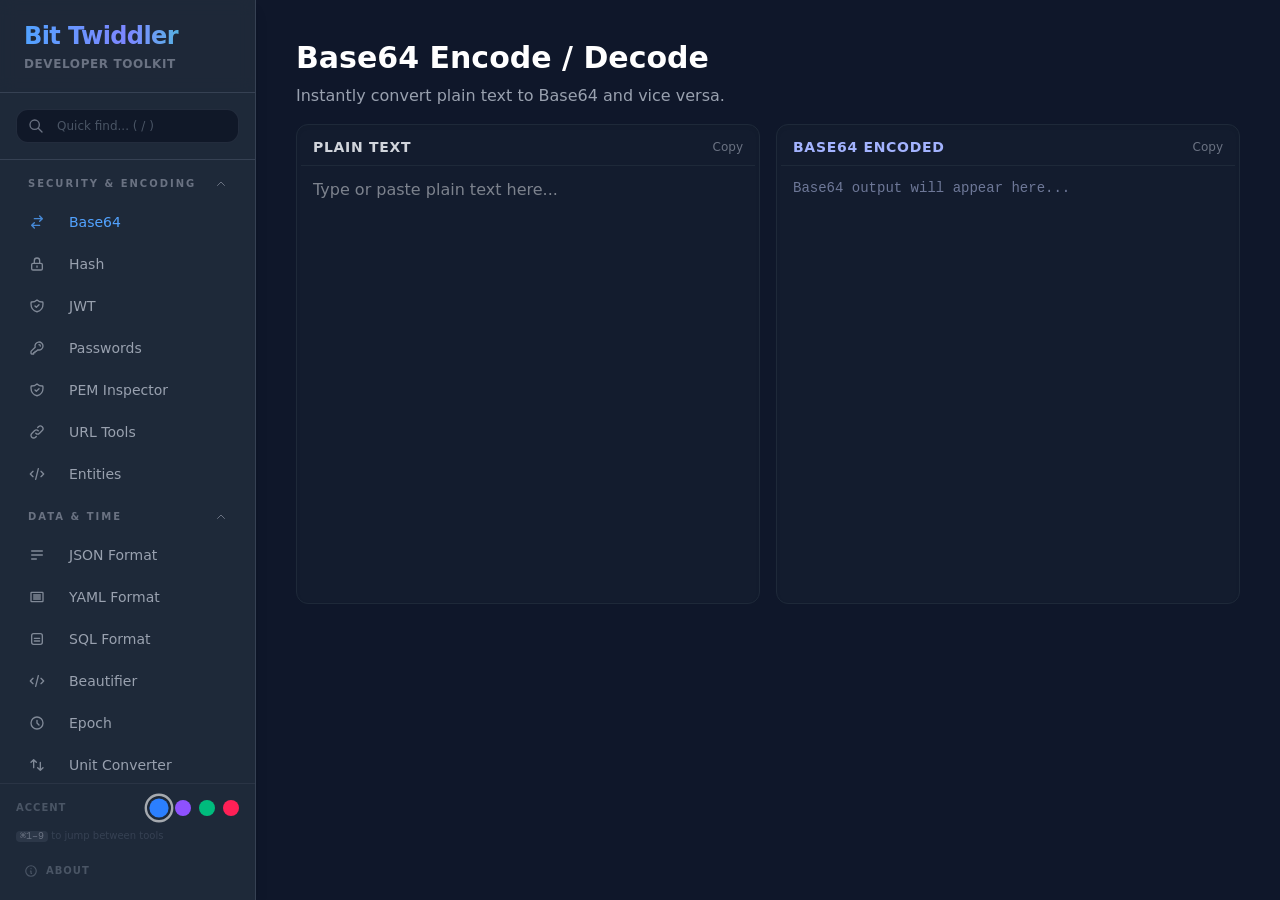
<file: src-tauri/ui/index.html>
<!DOCTYPE html>
<html lang="en">
<head>
  <meta charset="UTF-8">
  <meta name="viewport" content="width=device-width, initial-scale=1.0">
  <link rel="stylesheet" href="styles.css">
  <title>Bit Twiddler</title>
</head>
<body class="bg-gray-900 text-gray-100 font-sans flex h-screen overflow-hidden selection:bg-blue-500 selection:text-white">

  <!-- Sidebar -->
  <aside class="w-16 md:w-64 transition-all duration-300 bg-gray-800 border-r border-gray-700 flex flex-col shadow-lg z-10">
    <div class="px-6 py-5 border-b border-gray-700 bg-gray-800/50 backdrop-blur">
      <h1 class="text-2xl hidden md:block font-black tracking-tight bg-clip-text text-transparent bg-gradient-to-r from-blue-400 via-indigo-400 to-teal-400">
        Bit Twiddler
      </h1>
      <p class="text-xs text-gray-500 mt-1 uppercase hidden md:block font-semibold tracking-wider">Developer Toolkit</p>
    </div>
    
    <div class="px-4 py-4 border-b border-gray-700 bg-gray-800 hidden md:block">
      <div class="relative group">
        <svg class="w-4 h-4 absolute left-3 top-1/2 -translate-y-1/2 text-gray-500 group-focus-within:text-blue-400 transition-colors" fill="none" stroke="currentColor" viewBox="0 0 24 24"><path stroke-linecap="round" stroke-linejoin="round" stroke-width="2" d="M21 21l-6-6m2-5a7 7 0 11-14 0 7 7 0 0114 0z"></path></svg>
        <input type="text" id="sidebar-search" placeholder="Quick find... ( / )" class="w-full bg-gray-900 border border-gray-700/50 rounded-xl pl-10 pr-4 py-2 text-xs text-gray-300 focus:outline-none focus:ring-1 focus:ring-blue-500/50 focus:border-blue-500/50 transition-all placeholder-gray-600">
      </div>
    </div>

    <nav class="flex-1 overflow-y-auto pt-2 pb-8 custom-scrollbar">
      <div class="category-group px-3 mb-2" data-category="security">
        <button class="category-header w-full flex items-center justify-between px-4 py-2 text-[10px] font-bold text-gray-500 uppercase tracking-[0.2em] hover:text-gray-300 transition-colors group">
          <span>Security & Encoding</span>
          <svg class="w-3 h-3 transform transition-transform duration-200 opacity-0 group-hover:opacity-100 md:opacity-100" fill="none" stroke="currentColor" viewBox="0 0 24 24"><path stroke-linecap="round" stroke-linejoin="round" stroke-width="2" d="M19 9l-7 7-7-7"></path></svg>
        </button>
        <div class="category-content">
          <ul class="space-y-1 mt-1">
            <li>
              <a href="#" data-target="base64-tool" class="nav-link block px-4 py-2 rounded-lg transition-all duration-200 bg-blue-600/10 text-blue-400 font-medium border border-blue-500/20 shadow-sm">
                <div class="flex items-center justify-center md:justify-start md:space-x-3">
                  <svg class="w-4 h-4 opacity-80" fill="none" stroke="currentColor" viewBox="0 0 24 24"><path stroke-linecap="round" stroke-linejoin="round" stroke-width="2" d="M8 7h12m0 0l-4-4m4 4l-4 4m0 6H4m0 0l4 4m-4-4l4-4"></path></svg>
                  <span class="hidden md:inline text-sm">Base64</span>
                </div>
              </a>
            </li>
            <li>
              <a href="#" data-target="hash-tool" class="nav-link block px-4 py-2 rounded-lg transition-all duration-200 text-gray-400 hover:bg-gray-700/50 hover:text-gray-200 font-medium border border-transparent">
                <div class="flex items-center justify-center md:justify-start md:space-x-3">
                  <svg class="w-4 h-4 opacity-80" fill="none" stroke="currentColor" viewBox="0 0 24 24"><path stroke-linecap="round" stroke-linejoin="round" stroke-width="2" d="M12 15v2m-6 4h12a2 2 0 002-2v-6a2 2 0 00-2-2H6a2 2 0 00-2 2v6a2 2 0 002 2zm10-10V7a4 4 0 00-8 0v4h8z"></path></svg>
                  <span class="hidden md:inline text-sm">Hash</span>
                </div>
              </a>
            </li>
            <li>
              <a href="#" data-target="jwt-tool" class="nav-link block px-4 py-2 rounded-lg transition-all duration-200 text-gray-400 hover:bg-gray-700/50 hover:text-gray-200 font-medium border border-transparent">
                <div class="flex items-center justify-center md:justify-start md:space-x-3">
                  <svg class="w-4 h-4 opacity-80" fill="none" stroke="currentColor" viewBox="0 0 24 24"><path stroke-linecap="round" stroke-linejoin="round" stroke-width="2" d="M9 12l2 2 4-4m5.618-4.016A11.955 11.955 0 0112 2.944a11.955 11.955 0 01-8.618 3.04A12.02 12.02 0 003 9c0 5.591 3.824 10.29 9 11.622 5.176-1.332 9-6.03 9-11.622 0-1.042-.133-2.052-.382-3.016z"></path></svg>
                  <span class="hidden md:inline text-sm">JWT</span>
                </div>
              </a>
            </li>
            <li>
              <a href="#" data-target="password-tool" class="nav-link block px-4 py-2 rounded-lg transition-all duration-200 text-gray-400 hover:bg-gray-700/50 hover:text-gray-200 font-medium border border-transparent">
                <div class="flex items-center justify-center md:justify-start md:space-x-3">
                  <svg class="w-4 h-4 opacity-80" fill="none" stroke="currentColor" viewBox="0 0 24 24"><path stroke-linecap="round" stroke-linejoin="round" stroke-width="2" d="M15 7a2 2 0 012 2m4 0a6 6 0 01-7.743 5.743L11 17H9v2H7v2H4a1 1 0 01-1-1v-2.586a1 1 0 01.293-.707l5.964-5.964A6 6 0 1121 9z"></path></svg>
                  <span class="hidden md:inline text-sm">Passwords</span>
                </div>
              </a>
            </li>
            <li>
              <a href="#" data-target="pem-tool" class="nav-link block px-4 py-2 rounded-lg transition-all duration-200 text-gray-400 hover:bg-gray-700/50 hover:text-gray-200 font-medium border border-transparent">
                <div class="flex items-center justify-center md:justify-start md:space-x-3">
                  <svg class="w-4 h-4 opacity-80" fill="none" stroke="currentColor" viewBox="0 0 24 24"><path stroke-linecap="round" stroke-linejoin="round" stroke-width="2" d="M9 12l2 2 4-4m5.618-4.016A11.955 11.955 0 0112 2.944a11.955 11.955 0 01-8.618 3.04A12.02 12.02 0 003 9c0 5.591 3.824 10.29 9 11.622 5.176-1.332 9-6.03 9-11.622 0-1.042-.133-2.052-.382-3.016z"></path></svg>
                  <span class="hidden md:inline text-sm">PEM Inspector</span>
                </div>
              </a>
            </li>
            <li>
              <a href="#" data-target="url-tool" class="nav-link block px-4 py-2 rounded-lg transition-all duration-200 text-gray-400 hover:bg-gray-700/50 hover:text-gray-200 font-medium border border-transparent">
                <div class="flex items-center justify-center md:justify-start md:space-x-3">
                  <svg class="w-4 h-4 opacity-80" fill="none" stroke="currentColor" viewBox="0 0 24 24"><path stroke-linecap="round" stroke-linejoin="round" stroke-width="2" d="M13.828 10.172a4 4 0 00-5.656 0l-4 4a4 4 0 105.656 5.656l1.102-1.101m-.758-4.899a4 4 0 005.656 0l4-4a4 4 0 00-5.656-5.656l-1.1 1.1"></path></svg>
                  <span class="hidden md:inline text-sm">URL Tools</span>
                </div>
              </a>
            </li>
            <li>
              <a href="#" data-target="entities-tool" class="nav-link block px-4 py-2 rounded-lg transition-all duration-200 text-gray-400 hover:bg-gray-700/50 hover:text-gray-200 font-medium border border-transparent">
                <div class="flex items-center justify-center md:justify-start md:space-x-3">
                  <svg class="w-4 h-4 opacity-80" fill="none" stroke="currentColor" viewBox="0 0 24 24"><path stroke-linecap="round" stroke-linejoin="round" stroke-width="2" d="M10 20l4-16m4 4l4 4-4 4M6 16l-4-4 4-4"></path></svg>
                  <span class="hidden md:inline text-sm">Entities</span>
                </div>
              </a>
            </li>
          </ul>
        </div>
      </div>

      <div class="category-group px-3 mb-2" data-category="datetime">
        <button class="category-header w-full flex items-center justify-between px-4 py-2 text-[10px] font-bold text-gray-500 uppercase tracking-[0.2em] hover:text-gray-300 transition-colors group">
          <span>Data & Time</span>
          <svg class="w-3 h-3 transform transition-transform duration-200 opacity-0 group-hover:opacity-100 md:opacity-100" fill="none" stroke="currentColor" viewBox="0 0 24 24"><path stroke-linecap="round" stroke-linejoin="round" stroke-width="2" d="M19 9l-7 7-7-7"></path></svg>
        </button>
        <div class="category-content">
          <ul class="space-y-1 mt-1">
            <li>
              <a href="#" data-target="json-tool" class="nav-link block px-4 py-2 rounded-lg transition-all duration-200 text-gray-400 hover:bg-gray-700/50 hover:text-gray-200 font-medium border border-transparent">
                <div class="flex items-center justify-center md:justify-start md:space-x-3">
                  <svg class="w-4 h-4 opacity-80" fill="none" stroke="currentColor" viewBox="0 0 24 24"><path stroke-linecap="round" stroke-linejoin="round" stroke-width="2" d="M4 6h16M4 12h16M4 18h7"></path></svg>
                  <span class="hidden md:inline text-sm">JSON Format</span>
                </div>
              </a>
            </li>
            <li>
              <a href="#" data-target="yaml-tool" class="nav-link block px-4 py-2 rounded-lg transition-all duration-200 text-gray-400 hover:bg-gray-700/50 hover:text-gray-200 font-medium border border-transparent">
                <div class="flex items-center justify-center md:justify-start md:space-x-3">
                  <svg class="w-4 h-4 opacity-80" fill="none" stroke="currentColor" viewBox="0 0 24 24"><path stroke-linecap="round" stroke-linejoin="round" stroke-width="2" d="M4 5h16a1 1 0 011 1v12a1 1 0 01-1 1H4a1 1 0 01-1-1V6a1 1 0 011-1zm3 4h10M7 12h10M7 15h10"></path></svg>
                  <span class="hidden md:inline text-sm">YAML Format</span>
                </div>
              </a>
            </li>
            <li>
              <a href="#" data-target="sql-tool" class="nav-link block px-4 py-2 rounded-lg transition-all duration-200 text-gray-400 hover:bg-gray-700/50 hover:text-gray-200 font-medium border border-transparent">
                <div class="flex items-center justify-center md:justify-start md:space-x-3">
                  <svg class="w-4 h-4 opacity-80" fill="none" stroke="currentColor" viewBox="0 0 24 24"><path stroke-linecap="round" stroke-linejoin="round" stroke-width="2" d="M4 7v10c0 2 1 3 3 3h10c2 0 3-1 3-3V7c0-2-1-3-3-3H7c-2 0-3 1-3 3zm4 4h8m-8 4h8"></path></svg>
                  <span class="hidden md:inline text-sm">SQL Format</span>
                </div>
              </a>
            </li>
            <li>
              <a href="#" data-target="beautify-tool" class="nav-link block px-4 py-2 rounded-lg transition-all duration-200 text-gray-400 hover:bg-gray-700/50 hover:text-gray-200 font-medium border border-transparent">
                <div class="flex items-center justify-center md:justify-start md:space-x-3">
                  <svg class="w-4 h-4 opacity-80" fill="none" stroke="currentColor" viewBox="0 0 24 24"><path stroke-linecap="round" stroke-linejoin="round" stroke-width="2" d="M10 20l4-16m4 4l4 4-4 4M6 16l-4-4 4-4"></path></svg>
                  <span class="hidden md:inline text-sm">Beautifier</span>
                </div>
              </a>
            </li>
            <li>
              <a href="#" data-target="epoch-tool" class="nav-link block px-4 py-2 rounded-lg transition-all duration-200 text-gray-400 hover:bg-gray-700/50 hover:text-gray-200 font-medium border border-transparent">
                <div class="flex items-center justify-center md:justify-start md:space-x-3">
                  <svg class="w-4 h-4 opacity-80" fill="none" stroke="currentColor" viewBox="0 0 24 24"><path stroke-linecap="round" stroke-linejoin="round" stroke-width="2" d="M12 8v4l3 3m6-3a9 9 0 11-18 0 9 9 0 0118 0z"></path></svg>
                  <span class="hidden md:inline text-sm">Epoch</span>
                </div>
              </a>
            </li>
            <li>
              <a href="#" data-target="unit-tool" class="nav-link block px-4 py-2 rounded-lg transition-all duration-200 text-gray-400 hover:bg-gray-700/50 hover:text-gray-200 font-medium border border-transparent">
                <div class="flex items-center justify-center md:justify-start md:space-x-3">
                  <svg class="w-4 h-4 opacity-80" fill="none" stroke="currentColor" viewBox="0 0 24 24"><path stroke-linecap="round" stroke-linejoin="round" stroke-width="2" d="M7 16V4m0 0L3 8m4-4l4 4m6 0v12m0 0l4-4m-4 4l-4-4"></path></svg>
                  <span class="hidden md:inline text-sm">Unit Converter</span>
                </div>
              </a>
            </li>
          </ul>
        </div>
      </div>

      <div class="category-group px-3 mb-2" data-category="network">
        <button class="category-header w-full flex items-center justify-between px-4 py-2 text-[10px] font-bold text-gray-500 uppercase tracking-[0.2em] hover:text-gray-300 transition-colors group">
          <span>Network</span>
          <svg class="w-3 h-3 transform transition-transform duration-200 opacity-0 group-hover:opacity-100 md:opacity-100" fill="none" stroke="currentColor" viewBox="0 0 24 24"><path stroke-linecap="round" stroke-linejoin="round" stroke-width="2" d="M19 9l-7 7-7-7"></path></svg>
        </button>
        <div class="category-content">
          <ul class="space-y-1 mt-1">
            <li>
              <a href="#" data-target="cidr-tool" class="nav-link block px-4 py-2 rounded-lg transition-all duration-200 text-gray-400 hover:bg-gray-700/50 hover:text-gray-200 font-medium border border-transparent">
                <div class="flex items-center justify-center md:justify-start md:space-x-3">
                  <svg class="w-4 h-4 opacity-80" fill="none" stroke="currentColor" viewBox="0 0 24 24"><path stroke-linecap="round" stroke-linejoin="round" stroke-width="2" d="M21 12a9 9 0 01-9 9m9-9a9 9 0 00-9-9m9 9H3m9 9a9 9 0 01-9-9m9 9c1.657 0 3-4.03 3-9s-1.343-9-3-9m0 18c-1.657 0-3-4.03-3-9s1.343-9 3-9m-9 9a9 9 0 019-9"></path></svg>
                  <span class="hidden md:inline text-sm">CIDR Calc</span>
                </div>
              </a>
            </li>
          </ul>
        </div>
      </div>

      <div class="category-group px-3 mb-2" data-category="lowlevel">
        <button class="category-header w-full flex items-center justify-between px-4 py-2 text-[10px] font-bold text-gray-500 uppercase tracking-[0.2em] hover:text-gray-300 transition-colors group">
          <span>Low-Level</span>
          <svg class="w-3 h-3 transform transition-transform duration-200 opacity-0 group-hover:opacity-100 md:opacity-100" fill="none" stroke="currentColor" viewBox="0 0 24 24"><path stroke-linecap="round" stroke-linejoin="round" stroke-width="2" d="M19 9l-7 7-7-7"></path></svg>
        </button>
        <div class="category-content">
          <ul class="space-y-1 mt-1">
            <li>
              <a href="#" data-target="bits-tool" class="nav-link block px-4 py-2 rounded-lg transition-all duration-200 text-gray-400 hover:bg-gray-700/50 hover:text-gray-200 font-medium border border-transparent">
                <div class="flex items-center justify-center md:justify-start md:space-x-3">
                  <svg class="w-4 h-4 opacity-80" fill="none" stroke="currentColor" viewBox="0 0 24 24"><path stroke-linecap="round" stroke-linejoin="round" stroke-width="2" d="M9 3v2m6-2v2M9 19v2m6-2v2M5 9H3m2 6H3m18-6h-2m2 6h-2M7 19h10a2 2 0 002-2V7a2 2 0 00-2-2H7a2 2 0 00-2 2v10a2 2 0 002 2zM9 9h6v6H9V9z"></path></svg>
                  <span class="hidden md:inline text-sm">Bits & Masks</span>
                </div>
              </a>
            </li>
            <li>
              <a href="#" data-target="crc-tool" class="nav-link block px-4 py-2 rounded-lg transition-all duration-200 text-gray-400 hover:bg-gray-700/50 hover:text-gray-200 font-medium border border-transparent">
                <div class="flex items-center justify-center md:justify-start md:space-x-3">
                  <svg class="w-4 h-4 opacity-80" fill="none" stroke="currentColor" viewBox="0 0 24 24"><path stroke-linecap="round" stroke-linejoin="round" stroke-width="2" d="M9 12l2 2 4-4m5.618-4.016A11.955 11.955 0 0112 2.944a11.955 11.955 0 01-8.618 3.04A12.02 12.02 0 003 9c0 5.591 3.824 10.29 9 11.622 5.176-1.332 9-6.03 9-11.622 0-1.042-.133-2.052-.382-3.016z"></path></svg>
                  <span class="hidden md:inline text-sm">CRC Calc</span>
                </div>
              </a>
            </li>
            <li>
              <a href="#" data-target="endian-tool" class="nav-link block px-4 py-2 rounded-lg transition-all duration-200 text-gray-400 hover:bg-gray-700/50 hover:text-gray-200 font-medium border border-transparent">
                <div class="flex items-center justify-center md:justify-start md:space-x-3">
                  <svg class="w-4 h-4 opacity-80" fill="none" stroke="currentColor" viewBox="0 0 24 24"><path stroke-linecap="round" stroke-linejoin="round" stroke-width="2" d="M8 7h12m0 0l-4-4m4 4l-4 4m0 6H4m0 0l4 4m-4-4l4-4"></path></svg>
                  <span class="hidden md:inline text-sm">Endian Swapper</span>
                </div>
              </a>
            </li>
            <li>
              <a href="#" data-target="carray-tool" class="nav-link block px-4 py-2 rounded-lg transition-all duration-200 text-gray-400 hover:bg-gray-700/50 hover:text-gray-200 font-medium border border-transparent">
                <div class="flex items-center justify-center md:justify-start md:space-x-3">
                  <svg class="w-4 h-4 opacity-80" fill="none" stroke="currentColor" viewBox="0 0 24 24"><path stroke-linecap="round" stroke-linejoin="round" stroke-width="2" d="M10 20l4-16m4 4l4 4-4 4M6 16l-4-4 4-4"></path></svg>
                  <span class="hidden md:inline text-sm">C-Array Formatter</span>
                </div>
              </a>
            </li>
            <li>
              <a href="#" data-target="limits-tool" class="nav-link block px-4 py-2 rounded-lg transition-all duration-200 text-gray-400 hover:bg-gray-700/50 hover:text-gray-200 font-medium border border-transparent">
                <div class="flex items-center justify-center md:justify-start md:space-x-3">
                  <svg class="w-4 h-4 opacity-80" fill="none" stroke="currentColor" viewBox="0 0 24 24"><path stroke-linecap="round" stroke-linejoin="round" stroke-width="2" d="M9 17v-2m3 2v-4m3 4v-6m2 10H7a2 2 0 01-2-2V5a2 2 0 012-2h5.586a1 1 0 01.707.293l5.414 5.414a1 1 0 01.293.707V19a2 2 0 01-2 2z"></path></svg>
                  <span class="hidden md:inline text-sm">Integer Limits</span>
                </div>
              </a>
            </li>
            <li>
              <a href="#" data-target="resistor-tool" class="nav-link block px-4 py-2 rounded-lg transition-all duration-200 text-gray-400 hover:bg-gray-700/50 hover:text-gray-200 font-medium border border-transparent">
                <div class="flex items-center justify-center md:justify-start md:space-x-3">
                  <svg class="w-4 h-4 opacity-80" fill="none" stroke="currentColor" viewBox="0 0 24 24"><path stroke-linecap="round" stroke-linejoin="round" stroke-width="2" d="M4 6h16M4 10h16M4 14h12"></path></svg>
                  <span class="hidden md:inline text-sm">Resistor Colors</span>
                </div>
              </a>
            </li>
            <li>
              <a href="#" data-target="divider-tool" class="nav-link block px-4 py-2 rounded-lg transition-all duration-200 text-gray-400 hover:bg-gray-700/50 hover:text-gray-200 font-medium border border-transparent">
                <div class="flex items-center justify-center md:justify-start md:space-x-3">
                  <svg class="w-4 h-4 opacity-80" fill="none" stroke="currentColor" viewBox="0 0 24 24"><path stroke-linecap="round" stroke-linejoin="round" stroke-width="2" d="M13 10V3L4 14h7v7l9-11h-7z"></path></svg>
                  <span class="hidden md:inline text-sm">Circuits / Ohm</span>
                </div>
              </a>
            </li>
            <li>
              <a href="#" data-target="baud-tool" class="nav-link block px-4 py-2 rounded-lg transition-all duration-200 text-gray-400 hover:bg-gray-700/50 hover:text-gray-200 font-medium border border-transparent">
                <div class="flex items-center justify-center md:justify-start md:space-x-3">
                  <svg class="w-4 h-4 opacity-80" fill="none" stroke="currentColor" viewBox="0 0 24 24"><path stroke-linecap="round" stroke-linejoin="round" stroke-width="2" d="M9 19v-6a2 2 0 00-2-2H5a2 2 0 00-2 2v6a2 2 0 002 2h2a2 2 0 002-2zm0 0V9a2 2 0 012-2h2a2 2 0 012 2v10m-6 0a2 2 0 002 2h2a2 2 0 002-2m0 0V5a2 2 0 012-2h2a2 2 0 012 2v14a2 2 0 01-2 2h-2a2 2 0 01-2-2z"></path></svg>
                  <span class="hidden md:inline text-sm">Baud Rate Error</span>
                </div>
              </a>
            </li>
            <li>
              <a href="#" data-target="qformat-tool" class="nav-link block px-4 py-2 rounded-lg transition-all duration-200 text-gray-400 hover:bg-gray-700/50 hover:text-gray-200 font-medium border border-transparent">
                <div class="flex items-center justify-center md:justify-start md:space-x-3">
                  <svg class="w-4 h-4 opacity-80" fill="none" stroke="currentColor" viewBox="0 0 24 24"><path stroke-linecap="round" stroke-linejoin="round" stroke-width="2" d="M7 20l4-16m2 16l4-16M6 9h14M4 15h14"></path></svg>
                  <span class="hidden md:inline text-sm">Q-Format (Fixed)</span>
                </div>
              </a>
            </li>
            <li>
              <a href="#" data-target="cobs-tool" class="nav-link block px-4 py-2 rounded-lg transition-all duration-200 text-gray-400 hover:bg-gray-700/50 hover:text-gray-200 font-medium border border-transparent">
                <div class="flex items-center justify-center md:justify-start md:space-x-3">
                  <svg class="w-4 h-4 opacity-80" fill="none" stroke="currentColor" viewBox="0 0 24 24"><path stroke-linecap="round" stroke-linejoin="round" stroke-width="2" d="M4 7v10c0 2 1 3 3 3h10c2 0 3-1 3-3V7c0-2-1-3-3-3H7c-2 0-3 1-3 3zm4 4h8m-8 4h8"></path></svg>
                  <span class="hidden md:inline text-sm">COBS Framing</span>
                </div>
              </a>
            </li>
            <li>
              <a href="#" data-target="protocols-tool" class="nav-link block px-4 py-2 rounded-lg transition-all duration-200 text-gray-400 hover:bg-gray-700/50 hover:text-gray-200 font-medium border border-transparent">
                <div class="flex items-center justify-center md:justify-start md:space-x-3">
                  <svg class="w-4 h-4 opacity-80" fill="none" stroke="currentColor" viewBox="0 0 24 24"><path stroke-linecap="round" stroke-linejoin="round" stroke-width="2" d="M9 5H7a2 2 0 00-2 2v12a2 2 0 002 2h10a2 2 0 002-2V7a2 2 0 00-2-2h-2M9 5a2 2 0 002 2h2a2 2 0 002-2M9 5a2 2 0 012-2h2a2 2 0 012 2m-3 7h3m-3 4h3m-6-4h.01M9 16h.01"></path></svg>
                  <span class="hidden md:inline text-sm">Protocol Cards</span>
                </div>
              </a>
            </li>
          </ul>
        </div>
      </div>

      <div class="category-group px-3 mb-2" data-category="dev">
        <button class="category-header w-full flex items-center justify-between px-4 py-2 text-[10px] font-bold text-gray-500 uppercase tracking-[0.2em] hover:text-gray-300 transition-colors group">
          <span>Development</span>
          <svg class="w-3 h-3 transform transition-transform duration-200 opacity-0 group-hover:opacity-100 md:opacity-100" fill="none" stroke="currentColor" viewBox="0 0 24 24"><path stroke-linecap="round" stroke-linejoin="round" stroke-width="2" d="M19 9l-7 7-7-7"></path></svg>
        </button>
        <div class="category-content">
          <ul class="space-y-1 mt-1">
            <li>
              <a href="#" data-target="regex-tool" class="nav-link block px-4 py-2 rounded-lg transition-all duration-200 text-gray-400 hover:bg-gray-700/50 hover:text-gray-200 font-medium border border-transparent">
                <div class="flex items-center justify-center md:justify-start md:space-x-3">
                  <svg class="w-4 h-4 opacity-80" fill="none" stroke="currentColor" viewBox="0 0 24 24"><path stroke-linecap="round" stroke-linejoin="round" stroke-width="2" d="M21 21l-6-6m2-5a7 7 0 11-14 0 7 7 0 0114 0z"></path></svg>
                  <span class="hidden md:inline text-sm">Regex Tester</span>
                </div>
              </a>
            </li>
            <li>
              <a href="#" data-target="diff-tool" class="nav-link block px-4 py-2 rounded-lg transition-all duration-200 text-gray-400 hover:bg-gray-700/50 hover:text-gray-200 font-medium border border-transparent">
                <div class="flex items-center justify-center md:justify-start md:space-x-3">
                  <svg class="w-4 h-4 opacity-80" fill="none" stroke="currentColor" viewBox="0 0 24 24"><path stroke-linecap="round" stroke-linejoin="round" stroke-width="2" d="M9 5H7a2 2 0 00-2 2v12a2 2 0 002 2h10a2 2 0 002-2V7a2 2 0 00-2-2h-2M9 5a2 2 0 002 2h2a2 2 0 002-2M9 5a2 2 0 012-2h2a2 2 0 012 2m-3 7h3m-3 4h3m-6-4h.01M9 16h.01"></path></svg>
                  <span class="hidden md:inline text-sm">Diff Viewer</span>
                </div>
              </a>
            </li>
            <li>
              <a href="#" data-target="cron-tool" class="nav-link block px-4 py-2 rounded-lg transition-all duration-200 text-gray-400 hover:bg-gray-700/50 hover:text-gray-200 font-medium border border-transparent">
                <div class="flex items-center justify-center md:justify-start md:space-x-3">
                  <svg class="w-4 h-4 opacity-80" fill="none" stroke="currentColor" viewBox="0 0 24 24"><path stroke-linecap="round" stroke-linejoin="round" stroke-width="2" d="M12 8v4l3 3m6-3a9 9 0 11-18 0 9 9 0 0118 0z"></path></svg>
                  <span class="hidden md:inline text-sm">Cron Parser</span>
                </div>
              </a>
            </li>
            <li>
              <a href="#" data-target="qr-tool" class="nav-link block px-4 py-2 rounded-lg transition-all duration-200 text-gray-400 hover:bg-gray-700/50 hover:text-gray-200 font-medium border border-transparent">
                <div class="flex items-center justify-center md:justify-start md:space-x-3">
                  <svg class="w-4 h-4 opacity-80" fill="none" stroke="currentColor" viewBox="0 0 24 24"><path stroke-linecap="round" stroke-linejoin="round" stroke-width="2" d="M12 4v1m6 11h2m-6 0h-2v4m0-11v3m0 0h.01M12 12h4.01M16 20h4M4 12h4m12 0h.01M5 8h2a1 1 0 001-1V5a1 1 0 00-1-1H5a1 1 0 00-1 1v2a1 1 0 001 1zm14 0h2a1 1 0 001-1V5a1 1 0 00-1-1h-2a1 1 0 00-1 1v2a1 1 0 001 1zM5 20h2a1 1 0 001-1v-2a1 1 0 00-1-1H5a1 1 0 00-1 1v2a1 1 0 001 1z"></path></svg>
                  <span class="hidden md:inline text-sm">QR Code</span>
                </div>
              </a>
            </li>
            <li>
              <a href="#" data-target="markdown-tool" class="nav-link block px-4 py-2 rounded-lg transition-all duration-200 text-gray-400 hover:bg-gray-700/50 hover:text-gray-200 font-medium border border-transparent">
                <div class="flex items-center justify-center md:justify-start md:space-x-3">
                  <svg class="w-4 h-4 opacity-80" fill="none" stroke="currentColor" viewBox="0 0 24 24"><path stroke-linecap="round" stroke-linejoin="round" stroke-width="2" d="M15 12a3 3 0 11-6 0 3 3 0 016 0z M2.458 12C3.732 7.943 7.523 5 12 5c4.478 0 8.268 2.943 9.542 7-1.274 4.057-5.064 7-9.542 7-4.477 0-8.268-2.943-9.542-7z"></path></svg>
                  <span class="hidden md:inline text-sm">Markdown</span>
                </div>
              </a>
            </li>
          </ul>
        </div>
      </div>

      <div class="category-group px-3 mb-2" data-category="misc">
        <button class="category-header w-full flex items-center justify-between px-4 py-2 text-[10px] font-bold text-gray-500 uppercase tracking-[0.2em] hover:text-gray-300 transition-colors group">
          <span>Content & Misc</span>
          <svg class="w-3 h-3 transform transition-transform duration-200 opacity-0 group-hover:opacity-100 md:opacity-100" fill="none" stroke="currentColor" viewBox="0 0 24 24"><path stroke-linecap="round" stroke-linejoin="round" stroke-width="2" d="M19 9l-7 7-7-7"></path></svg>
        </button>
        <div class="category-content">
          <ul class="space-y-1 mt-1">
            <li>
              <a href="#" data-target="lorem-tool" class="nav-link block px-4 py-2 rounded-lg transition-all duration-200 text-gray-400 hover:bg-gray-700/50 hover:text-gray-200 font-medium border border-transparent">
                <div class="flex items-center justify-center md:justify-start md:space-x-3">
                  <svg class="w-4 h-4 opacity-80" fill="none" stroke="currentColor" viewBox="0 0 24 24"><path stroke-linecap="round" stroke-linejoin="round" stroke-width="2" d="M4 6h16M4 10h16M4 14h12M4 18h8"></path></svg>
                  <span class="hidden md:inline text-sm">Lorem Ipsum</span>
                </div>
              </a>
            </li>
            <li>
              <a href="#" data-target="inspect-tool" class="nav-link block px-4 py-2 rounded-lg transition-all duration-200 text-gray-400 hover:bg-gray-700/50 hover:text-gray-200 font-medium border border-transparent">
                <div class="flex items-center justify-center md:justify-start md:space-x-3">
                  <svg class="w-4 h-4 opacity-80" fill="none" stroke="currentColor" viewBox="0 0 24 24"><path stroke-linecap="round" stroke-linejoin="round" stroke-width="2" d="M13 16h-1v-4h-1m1-4h.01M21 12a9 9 0 11-18 0 9 9 0 0118 0z"></path></svg>
                  <span class="hidden md:inline text-sm">Inspector</span>
                </div>
              </a>
            </li>
            <li>
              <a href="#" data-target="color-tool" class="nav-link block px-4 py-2 rounded-lg transition-all duration-200 text-gray-400 hover:bg-gray-700/50 hover:text-gray-200 font-medium border border-transparent">
                <div class="flex items-center justify-center md:justify-start md:space-x-3">
                  <svg class="w-4 h-4 opacity-80" fill="none" stroke="currentColor" viewBox="0 0 24 24"><path stroke-linecap="round" stroke-linejoin="round" stroke-width="2" d="M7 21a4 4 0 01-4-4V5a2 2 0 012-2h4a2 2 0 012 2v12a4 4 0 01-4 4zm0 0h12a2 2 0 002-2v-4a2 2 0 00-2-2h-2.343M11 7.343l1.657-1.657a2 2 0 012.828 0l2.829 2.829a2 2 0 010 2.828l-8.486 8.485M7 17h.01"></path></svg>
                  <span class="hidden md:inline text-sm">Colors</span>
                </div>
              </a>
            </li>
            <li>
              <a href="#" data-target="case-tool" class="nav-link block px-4 py-2 rounded-lg transition-all duration-200 text-gray-400 hover:bg-gray-700/50 hover:text-gray-200 font-medium border border-transparent">
                <div class="flex items-center justify-center md:justify-start md:space-x-3">
                  <svg class="w-4 h-4 opacity-80" fill="none" stroke="currentColor" viewBox="0 0 24 24"><path stroke-linecap="round" stroke-linejoin="round" stroke-width="2" d="M3 5h12M3 10h12M3 15h12M17 5h4v10h-4z"></path></svg>
                  <span class="hidden md:inline text-sm">Case Converter</span>
                </div>
              </a>
            </li>
            <li>
              <a href="#" data-target="transform-tool" class="nav-link block px-4 py-2 rounded-lg transition-all duration-200 text-gray-400 hover:bg-gray-700/50 hover:text-gray-200 font-medium border border-transparent">
                <div class="flex items-center justify-center md:justify-start md:space-x-3">
                  <svg class="w-4 h-4 opacity-80" fill="none" stroke="currentColor" viewBox="0 0 24 24"><path stroke-linecap="round" stroke-linejoin="round" stroke-width="2" d="M4 4v5h.582m15.356 2A8.001 8.001 0 004.582 9m0 0H9m11 11v-5h-.581m0 0a8.003 8.003 0 01-15.357-2m15.357 2H15"></path></svg>
                  <span class="hidden md:inline text-sm">Transformer</span>
                </div>
              </a>
            </li>
            <li>
              <a href="#" data-target="naming-tool" class="nav-link block px-4 py-2 rounded-lg transition-all duration-200 text-gray-400 hover:bg-gray-700/50 hover:text-gray-200 font-medium border border-transparent">
                <div class="flex items-center justify-center md:justify-start md:space-x-3">
                  <svg class="w-4 h-4 opacity-80" fill="none" stroke="currentColor" viewBox="0 0 24 24"><path stroke-linecap="round" stroke-linejoin="round" stroke-width="2" d="M11 5H6a2 2 0 00-2 2v11a2 2 0 002 2h11a2 2 0 002-2v-5m-1.414-9.414a2 2 0 112.828 2.828L11.828 15H9v-2.828l8.586-8.586z"></path></svg>
                  <span class="hidden md:inline text-sm">Naming Helper</span>
                </div>
              </a>
            </li>
          </ul>
        </div>
      </div>

      <div class="category-group px-3 mb-2" data-category="reference">
        <button class="category-header w-full flex items-center justify-between px-4 py-2 text-[10px] font-bold text-gray-500 uppercase tracking-[0.2em] hover:text-gray-300 transition-colors group">
          <span>Reference</span>
          <svg class="w-3 h-3 transform transition-transform duration-200 opacity-0 group-hover:opacity-100 md:opacity-100" fill="none" stroke="currentColor" viewBox="0 0 24 24"><path stroke-linecap="round" stroke-linejoin="round" stroke-width="2" d="M19 9l-7 7-7-7"></path></svg>
        </button>
        <div class="category-content">
          <ul class="space-y-1 mt-1">
            <li>
              <a href="#" data-target="http-tool" class="nav-link block px-4 py-2 rounded-lg transition-all duration-200 text-gray-400 hover:bg-gray-700/50 hover:text-gray-200 font-medium border border-transparent">
                <div class="flex items-center justify-center md:justify-start md:space-x-3">
                  <svg class="w-4 h-4 opacity-80" fill="none" stroke="currentColor" viewBox="0 0 24 24"><path stroke-linecap="round" stroke-linejoin="round" stroke-width="2" d="M13 16h-1v-4h-1m1-4h.01M21 12a9 9 0 11-18 0 9 9 0 0118 0z"></path></svg>
                  <span class="hidden md:inline text-sm">HTTP Status</span>
                </div>
              </a>
            </li>
            <li>
              <a href="#" data-target="mime-tool" class="nav-link block px-4 py-2 rounded-lg transition-all duration-200 text-gray-400 hover:bg-gray-700/50 hover:text-gray-200 font-medium border border-transparent">
                <div class="flex items-center justify-center md:justify-start md:space-x-3">
                  <svg class="w-4 h-4 opacity-80" fill="none" stroke="currentColor" viewBox="0 0 24 24"><path stroke-linecap="round" stroke-linejoin="round" stroke-width="2" d="M7 21h10a2 2 0 002-2V9.414a1 1 0 00-.293-.707l-5.414-5.414A1 1 0 0012.586 3H7a2 2 0 00-2 2v14a2 2 0 002 2z"></path></svg>
                  <span class="hidden md:inline text-sm">MIME Types</span>
                </div>
              </a>
            </li>
          </ul>
        </div>
      </div>
    </nav>

    <!-- Sidebar Footer: Theme Picker -->
    <div class="px-4 py-4 border-t border-gray-700/50 flex-shrink-0">
      <div class="flex items-center justify-between mb-3">
        <span class="text-[10px] font-bold text-gray-600 uppercase tracking-widest hidden md:inline">Accent</span>
        <div class="flex md:flex-row flex-col items-center gap-2 text-center w-full md:w-auto">
          <button class="theme-dot w-4 h-4 rounded-full bg-blue-500 transition-all" data-theme="ocean"   title="Ocean (default)"></button>
          <button class="theme-dot w-4 h-4 rounded-full bg-violet-500 transition-all" data-theme="violet" title="Violet"></button>
          <button class="theme-dot w-4 h-4 rounded-full bg-emerald-500 transition-all" data-theme="emerald" title="Emerald"></button>
          <button class="theme-dot w-4 h-4 rounded-full bg-rose-500 transition-all" data-theme="rose"    title="Rose"></button>
        </div>
      </div>
      <p class="text-[10px] text-gray-700 leading-relaxed hidden md:block">
        <kbd class="font-mono bg-gray-700/60 px-1 rounded text-gray-500">⌘1–9</kbd> to jump between tools
      </p>
      <button id="about-open" class="mt-3 w-full flex items-center justify-center md:justify-start gap-2 px-2 py-1.5 rounded-lg text-gray-600 hover:text-gray-400 hover:bg-gray-700/40 transition-colors group" title="About Bit Twiddler">
        <svg class="w-3.5 h-3.5 flex-shrink-0" fill="none" stroke="currentColor" viewBox="0 0 24 24"><path stroke-linecap="round" stroke-linejoin="round" stroke-width="2" d="M13 16h-1v-4h-1m1-4h.01M21 12a9 9 0 11-18 0 9 9 0 0118 0z"/></svg>
        <span class="hidden md:inline text-[10px] font-semibold uppercase tracking-widest">About</span>
      </button>
    </div>
  </aside>

  <!-- Main Content -->
  <main class="flex-1 bg-[#0f172a] p-6 lg:p-10 overflow-y-auto relative">
    <div class="w-full max-w-[1536px] mx-auto transition-all duration-300">
      
<!-- ===== NUMBER BASE CONVERTER ===== -->
      <section id="base-tool" class="tool-section hidden">
        <header class="mb-4">
          <h2 class="text-3xl font-bold text-white mb-2">Base Converter</h2>
          <p class="text-gray-400">Convert numbers between binary, octal, decimal, and hexadecimal in real-time.</p>
        </header>

        <!-- Input row -->
        <div class="flex gap-3 mb-4">
          <input id="base-input" type="text" spellcheck="false" placeholder="Enter a number..." class="flex-1 bg-gray-800/60 border border-gray-700 focus:border-amber-500/60 rounded-xl px-4 py-3 font-mono text-lg text-amber-300 focus:outline-none transition-colors placeholder:text-gray-600">
          <select id="base-select" class="bg-gray-800/60 border border-gray-700 focus:border-amber-500/60 rounded-xl px-4 py-3 text-sm text-gray-300 font-semibold focus:outline-none transition-colors cursor-pointer">
            <option value="2">Base 2 — Binary</option>
            <option value="8">Base 8 — Octal</option>
            <option value="10" selected>Base 10 — Decimal</option>
            <option value="16">Base 16 — Hex</option>
          </select>
        </div>
        <div id="base-error" class="hidden mb-4 text-sm text-red-400 bg-red-500/10 border border-red-500/20 rounded-lg px-4 py-2"></div>

        <!-- Output cards 2x2 -->
        <div class="grid grid-cols-2 gap-4 mb-4">
          <div class="bg-gray-800/40 border border-gray-700/50 rounded-xl p-4 group hover:border-amber-500/30 transition-colors">
            <div class="flex items-center justify-between mb-2">
              <div><span class="text-[10px] font-bold text-gray-500 uppercase tracking-widest block">Binary</span><span class="text-xs text-gray-600">Base 2</span></div>
              <button class="base-copy-btn opacity-0 group-hover:opacity-100 transition-opacity text-xs text-gray-500 hover:text-amber-400 font-semibold" data-target="base-out-bin">Copy</button>
            </div>
            <div id="base-out-bin" class="font-mono text-sm text-amber-300 break-all leading-relaxed min-h-6">—</div>
          </div>
          <div class="bg-gray-800/40 border border-gray-700/50 rounded-xl p-4 group hover:border-orange-500/30 transition-colors">
            <div class="flex items-center justify-between mb-2">
              <div><span class="text-[10px] font-bold text-gray-500 uppercase tracking-widest block">Octal</span><span class="text-xs text-gray-600">Base 8</span></div>
              <button class="base-copy-btn opacity-0 group-hover:opacity-100 transition-opacity text-xs text-gray-500 hover:text-orange-400 font-semibold" data-target="base-out-oct">Copy</button>
            </div>
            <div id="base-out-oct" class="font-mono text-lg text-orange-300 min-h-6">—</div>
          </div>
          <div class="bg-gray-800/40 border border-gray-700/50 rounded-xl p-4 group hover:border-yellow-500/30 transition-colors">
            <div class="flex items-center justify-between mb-2">
              <div><span class="text-[10px] font-bold text-gray-500 uppercase tracking-widest block">Decimal</span><span class="text-xs text-gray-600">Base 10</span></div>
              <button class="base-copy-btn opacity-0 group-hover:opacity-100 transition-opacity text-xs text-gray-500 hover:text-yellow-400 font-semibold" data-target="base-out-dec">Copy</button>
            </div>
            <div id="base-out-dec" class="font-mono text-lg text-yellow-300 min-h-6">—</div>
          </div>
          <div class="bg-gray-800/40 border border-gray-700/50 rounded-xl p-4 group hover:border-rose-500/30 transition-colors">
            <div class="flex items-center justify-between mb-2">
              <div><span class="text-[10px] font-bold text-gray-500 uppercase tracking-widest block">Hexadecimal</span><span class="text-xs text-gray-600">Base 16</span></div>
              <button class="base-copy-btn opacity-0 group-hover:opacity-100 transition-opacity text-xs text-gray-500 hover:text-rose-400 font-semibold" data-target="base-out-hex">Copy</button>
            </div>
            <div id="base-out-hex" class="font-mono text-lg text-rose-300 min-h-6">—</div>
          </div>
        </div>

        <!-- Bit visualization -->
        <div id="base-bit-viz" class="hidden bg-gray-900/50 rounded-xl border border-gray-700/50 p-5">
          <div class="text-[10px] font-bold text-gray-500 uppercase tracking-widest mb-3">Bit Representation</div>
          <div id="base-bits" class="font-mono text-sm tracking-widest leading-loose"></div>
        </div>
      </section>
<!-- Base64 Tool -->
      <section id="base64-tool" class="tool-section animate-fade-in">
        <header class="mb-4">
          <h2 class="text-3xl font-bold text-white mb-2">Base64 Encode / Decode</h2>
          <p class="text-gray-400">Instantly convert plain text to Base64 and vice versa.</p>
        </header>
        <div class="grid grid-cols-1 lg:grid-cols-2 gap-4 h-80 lg:h-[480px] transition-all">
          <div class="flex flex-col bg-gray-800/30 p-1 rounded-xl border border-gray-800 shadow-inner">
            <div class="px-3 py-2 border-b border-gray-800 flex justify-between items-center">
              <label class="text-sm font-semibold text-gray-300 uppercase tracking-wider">Plain Text</label>
              <button id="b64-copy-plain" class="text-xs text-gray-500 hover:text-white transition">Copy</button>
            </div>
            <textarea id="base64-plain" class="flex-1 bg-transparent p-3 text-gray-200 focus:outline-none focus:ring-2 focus:ring-blue-500/50 rounded-b-lg transition-all resize-none" placeholder="Type or paste plain text here..."></textarea>
          </div>
          <div class="flex flex-col bg-gray-800/30 p-1 rounded-xl border border-gray-800 shadow-inner">
            <div class="px-3 py-2 border-b border-gray-800 flex justify-between items-center">
              <label class="text-sm font-semibold text-indigo-300 uppercase tracking-wider">Base64 Encoded</label>
              <button id="b64-copy-encoded" class="text-xs text-gray-500 hover:text-white transition">Copy</button>
            </div>
            <textarea id="base64-encoded" class="flex-1 bg-transparent p-3 text-indigo-200 focus:outline-none focus:ring-2 focus:ring-indigo-500/50 rounded-b-lg transition-all resize-none font-mono text-sm" placeholder="Base64 output will appear here..."></textarea>
          </div>
        </div>
      </section>
<!-- Baud Rate Error Tool -->
      <section id="baud-tool" class="tool-section hidden animate-fade-in">
        <header class="mb-6">
          <h2 class="text-3xl font-bold text-white mb-2">Baud Rate Error</h2>
          <p class="text-gray-400">Analyze timing errors between clock frequency and target UART baud rates.</p>
        </header>

        <div class="flex flex-col space-y-6 max-w-5xl">
          <!-- Main Controls -->
          <div class="bg-gray-800/40 border border-gray-700/50 rounded-2xl p-6 backdrop-blur-sm shadow-xl flex flex-col md:flex-row items-end gap-6">
             <div class="flex-1 w-full">
                <label class="block text-[10px] font-bold text-gray-500 uppercase tracking-widest mb-3">MCU Clock Frequency (Hz)</label>
                <div class="flex gap-2">
                   <input type="number" id="baud-clock" value="16000000" class="flex-1 bg-gray-900 border border-gray-700 rounded-xl px-4 py-3 text-2xl text-amber-400 font-mono focus:outline-none focus:ring-1 focus:ring-amber-500/30">
                   <select id="baud-preset" class="bg-gray-800 text-gray-300 border border-gray-700 rounded-xl px-4 py-3 text-xs focus:outline-none">
                      <option value="8000000">8 MHz</option>
                      <option value="16000000" selected>16 MHz</option>
                      <option value="24000000">24 MHz</option>
                      <option value="48000000">48 MHz</option>
                      <option value="72000000">72 MHz</option>
                      <option value="120000000">120 MHz</option>
                      <option value="custom">Custom</option>
                   </select>
                </div>
             </div>
             <div class="flex bg-gray-900 rounded-xl p-1 border border-gray-700 h-[52px] items-center">
                <button class="baud-os-btn px-4 py-1.5 text-[10px] font-bold rounded-lg transition-all bg-blue-600 text-white" data-os="16">16x Sample</button>
                <button class="baud-os-btn px-4 py-1.5 text-[10px] font-bold rounded-lg transition-all text-gray-500 hover:text-gray-300" data-os="8">8x Sample</button>
             </div>
          </div>

          <!-- Analysis Table -->
          <div class="bg-gray-800/40 border border-gray-700/50 rounded-2xl overflow-hidden backdrop-blur-sm shadow-xl">
             <table class="w-full text-left border-collapse">
                <thead class="bg-gray-700/30 text-gray-400 border-b border-gray-700/50">
                   <tr>
                      <th class="px-6 py-4 text-[10px] font-bold uppercase tracking-widest">Baud Rate</th>
                      <th class="px-6 py-4 text-[10px] font-bold uppercase tracking-widest">Ideal Divider</th>
                      <th class="px-6 py-4 text-[10px] font-bold uppercase tracking-widest">Actual Divider</th>
                      <th class="px-6 py-4 text-[10px] font-bold uppercase tracking-widest">Actual Baud</th>
                      <th class="px-6 py-4 text-[10px] font-bold uppercase tracking-widest text-right">Error %</th>
                   </tr>
                </thead>
                <tbody id="baud-table-body" class="divide-y divide-gray-700/30 font-mono text-sm">
                   <!-- Populated by JS -->
                </tbody>
             </table>
          </div>

          <!-- Alert Tip -->
          <div class="bg-amber-500/10 border border-amber-500/20 rounded-xl p-4 flex items-start space-x-4">
             <svg class="w-5 h-5 text-amber-500 flex-shrink-0 mt-0.5" fill="none" stroke="currentColor" viewBox="0 0 24 24"><path stroke-linecap="round" stroke-linejoin="round" stroke-width="2" d="M12 9v2m0 4h.01m-6.938 4h13.856c1.54 0 2.502-1.667 1.732-3L13.732 4c-.77-1.333-2.694-1.333-3.464 0L3.34 16c-.77 1.333.192 3 1.732 3z"></path></svg>
             <p class="text-[11px] text-gray-500 leading-normal">
                Error rates above **2.0%** are generally considered unreliable for stable UART communication. If your error is high, consider using a crystal frequency that is an integer multiple of common baud rates (e.g., **11.0592 MHz** or **14.7456 MHz**).
             </p>
          </div>
        </div>
      </section>

<!-- HTML/XML Beautifier Tool -->
      <section id="beautify-tool" class="tool-section hidden animate-fade-in">
        <header class="mb-6">
          <h2 class="text-3xl font-bold text-white mb-2">HTML/XML Beautifier</h2>
          <p class="text-gray-400">Clean up and format messy HTML or XML markup.</p>
        </header>

        <div class="grid grid-cols-1 lg:grid-cols-2 gap-6 h-[calc(100vh-280px)] min-h-[500px]">
          <!-- Input Pane -->
          <div class="flex flex-col h-full bg-gray-800/40 border border-gray-700/50 rounded-2xl overflow-hidden backdrop-blur-sm shadow-xl">
             <div class="px-5 py-3 border-b border-gray-700/50 bg-gray-800/50 flex justify-between items-center">
                <span class="text-xs font-bold text-gray-400 uppercase tracking-widest">Raw Markup</span>
                <button id="beautify-clear-btn" class="text-xs text-gray-500 hover:text-rose-400 transition-colors py-1 px-2">Clear</button>
             </div>
             <textarea id="beautify-input" class="flex-1 w-full bg-transparent border-none p-5 text-gray-200 font-mono text-sm focus:outline-none resize-none placeholder-gray-600" placeholder="Paste your HTML or XML here..."></textarea>
          </div>

          <!-- Output Pane -->
          <div class="flex flex-col h-full bg-gray-800/40 border border-gray-700/50 rounded-2xl overflow-hidden backdrop-blur-sm shadow-xl relative group">
             <div class="px-5 py-3 border-b border-gray-700/50 bg-gray-800/50 flex justify-between items-center">
                <div class="flex items-center space-x-3">
                  <span class="text-xs font-bold text-gray-400 uppercase tracking-widest">Formatted Result</span>
                </div>
                <div class="flex items-center space-x-2">
                  <button id="beautify-copy-btn" class="flex items-center space-x-2 px-3 py-1.5 bg-blue-600 hover:bg-blue-500 text-white rounded-lg text-xs font-medium transition-all shadow-lg shadow-blue-500/20 active:scale-95">
                    <svg class="w-3.5 h-3.5" fill="none" stroke="currentColor" viewBox="0 0 24 24"><path stroke-linecap="round" stroke-linejoin="round" stroke-width="2" d="M8 7v8a2 2 0 002 2h6M8 7V5a2 2 0 012-2h4.586a1 1 0 01.707.293l4.414 4.414a1 1 0 01.293.707V15a2 2 0 01-2 2h-2M8 7H6a2 2 0 00-2 2v10a2 2 0 002 2h8a2 2 0 002-2v-2"></path></svg>
                    <span>Copy</span>
                  </button>
                </div>
             </div>
             <textarea id="beautify-output" readonly class="flex-1 w-full bg-gray-900/30 border-none p-5 text-blue-300 font-mono text-sm focus:outline-none resize-none" placeholder="Formatted markup will appear here..."></textarea>
          </div>
        </div>
      </section>

<!-- Bit Manipulator Tool -->
      <section id="bits-tool" class="tool-section hidden animate-fade-in">
        <header class="mb-6">
          <h2 class="text-3xl font-bold text-white mb-2">Bits & Masks</h2>
          <p class="text-gray-400">Interactive bit-level manipulator for 64-bit values.</p>
        </header>

        <div class="flex flex-col space-y-6 max-w-5xl">
          <!-- Main Output Display -->
          <div class="bg-gray-800/40 border border-gray-700/50 rounded-2xl p-6 backdrop-blur-sm shadow-xl flex flex-col md:flex-row items-center gap-6">
             <div class="flex-1 w-full">
                <label class="block text-[10px] font-bold text-gray-500 uppercase tracking-widest mb-2">Hexadecimal (0x)</label>
                <input type="text" id="bits-out-hex" class="w-full bg-gray-900 border border-gray-700 rounded-xl px-4 py-3 text-3xl text-emerald-400 font-mono focus:outline-none focus:ring-2 focus:ring-emerald-500/50" placeholder="0x0000000000000000">
             </div>
             <div class="md:w-64 w-full">
                <label class="block text-[10px] font-bold text-gray-500 uppercase tracking-widest mb-2">Decimal</label>
                <input type="text" id="bits-out-dec" class="w-full bg-gray-900 border border-gray-700 rounded-xl px-4 py-3 text-xl text-gray-300 font-mono focus:outline-none" placeholder="0">
             </div>
          </div>

          <!-- Bit Grid -->
          <div class="bg-gray-800/40 border border-gray-700/50 rounded-2xl p-6 backdrop-blur-sm shadow-xl">
             <div class="flex justify-between items-center mb-6">
                <h3 class="text-sm font-bold text-gray-400 uppercase tracking-widest">64-Bit Grid</h3>
                <div class="flex space-x-2">
                   <button id="bits-clear" class="px-3 py-1 bg-gray-700 hover:bg-gray-600 text-gray-300 rounded-lg text-[10px] font-bold uppercase transition-colors">Clear All</button>
                   <button id="bits-set-all" class="px-3 py-1 bg-gray-700 hover:bg-gray-600 text-gray-300 rounded-lg text-[10px] font-bold uppercase transition-colors">Set All</button>
                   <button id="bits-invert" class="px-3 py-1 bg-gray-700 hover:bg-gray-600 text-gray-300 rounded-lg text-[10px] font-bold uppercase transition-colors">Invert</button>
                </div>
             </div>
             
             <!-- 8 Rows of 8 Bits -->
             <div class="grid grid-cols-4 sm:grid-cols-8 gap-3" id="bits-grid-container">
                <!-- Generated by JS -->
             </div>
          </div>

          <!-- Bit Info -->
          <div class="grid grid-cols-1 md:grid-cols-3 gap-4">
             <div class="bg-gray-900/40 border border-gray-800 rounded-xl p-4">
                <span class="block text-[10px] font-bold text-gray-500 uppercase mb-2">Binary Representation</span>
                <div id="bits-out-bin" class="text-[10px] font-mono text-gray-500 break-all leading-relaxed tracking-tighter"></div>
             </div>
             <div class="bg-gray-900/40 border border-gray-800 rounded-xl p-4">
                <span class="block text-[10px] font-bold text-gray-500 uppercase mb-2">Bit Order</span>
                <p class="text-xs text-gray-400">Top-Left: Bit 63 (MSB)<br>Bottom-Right: Bit 0 (LSB)</p>
             </div>
             <div class="bg-gray-900/40 border border-gray-800 rounded-xl p-4">
                <span class="block text-[10px] font-bold text-gray-500 uppercase mb-2">Code Snippet (C)</span>
                <div id="bits-out-code" class="text-[10px] font-mono text-emerald-500 break-all">#define MASK 0x0ULL</div>
             </div>
          </div>
        </div>
      </section>

<!-- C-Array Formatter Tool -->
      <section id="carray-tool" class="tool-section hidden animate-fade-in">
        <header class="mb-6">
          <h2 class="text-3xl font-bold text-white mb-2">C-Array Formatter</h2>
          <p class="text-gray-400">Convert data streams into formatted C/C++ byte arrays for firmware integration.</p>
        </header>

        <div class="grid grid-cols-1 lg:grid-cols-2 gap-6 h-[calc(100vh-280px)] min-h-[500px]">
          <!-- Input Area -->
          <div class="flex flex-col h-full bg-gray-800/40 border border-gray-700/50 rounded-2xl overflow-hidden backdrop-blur-sm shadow-xl">
             <div class="px-5 py-3 border-b border-gray-700/50 bg-gray-800/50 flex justify-between items-center">
                <span class="text-xs font-bold text-gray-400 uppercase tracking-widest">Raw Input (Hex or Bin)</span>
                <button id="carray-clear-btn" class="text-xs text-gray-500 hover:text-rose-400 transition-colors py-1 px-2">Clear</button>
             </div>
             <textarea id="carray-input" class="flex-1 w-full bg-transparent border-none p-5 text-gray-200 font-mono text-sm focus:outline-none resize-none placeholder-gray-600 border-b border-gray-700/50" placeholder="e.g. 12 34 AB CD or 01011010..."></textarea>
             <!-- Controls -->
             <div class="p-4 bg-gray-900/50 grid grid-cols-2 gap-3">
                <div>
                   <label class="block text-[10px] font-bold text-gray-500 uppercase tracking-widest mb-1">Items Per Line</label>
                   <input type="number" id="carray-cols" value="12" min="1" max="64" class="w-full bg-gray-900 border border-gray-700 rounded-lg px-3 py-1 text-xs text-gray-300">
                </div>
                <div>
                   <label class="block text-[10px] font-bold text-gray-500 uppercase tracking-widest mb-1">Variable Name</label>
                   <input type="text" id="carray-name" value="rawData" class="w-full bg-gray-900 border border-gray-700 rounded-lg px-3 py-1 text-xs text-gray-300">
                </div>
             </div>
          </div>

          <!-- Output Output -->
          <div class="flex flex-col h-full bg-gray-800/40 border border-gray-700/50 rounded-2xl overflow-hidden backdrop-blur-sm shadow-xl relative group">
             <div class="px-5 py-3 border-b border-gray-700/50 bg-gray-800/50 flex justify-between items-center">
                <span class="text-xs font-bold text-gray-400 uppercase tracking-widest">C Array Output</span>
                <button id="carray-copy-btn" class="flex items-center space-x-2 px-3 py-1.5 bg-blue-600 hover:bg-blue-500 text-white rounded-lg text-xs font-medium transition-all active:scale-95">
                  <svg class="w-3.5 h-3.5" fill="none" stroke="currentColor" viewBox="0 0 24 24"><path stroke-linecap="round" stroke-linejoin="round" stroke-width="2" d="M8 7v8a2 2 0 002 2h6M8 7V5a2 2 0 012-2h4.586a1 1 0 01.707.293l4.414 4.414a1 1 0 01.293.707V15a2 2 0 01-2 2h-2M8 7H6a2 2 0 00-2 2v10a2 2 0 002 2h8a2 2 0 002-2v-2"></path></svg>
                  <span>Copy Array</span>
                </button>
             </div>
             <textarea id="carray-output" readonly class="flex-1 w-full bg-gray-900/30 border-none p-5 text-emerald-400 font-mono text-xs focus:outline-none resize-none" placeholder="C array code will appear here..."></textarea>
          </div>
        </div>
      </section>

<!-- Case Converter Tool -->
      <section id="case-tool" class="tool-section hidden animate-fade-in">
        <header class="mb-6">
          <h2 class="text-3xl font-bold text-white mb-2">Case Converter</h2>
          <p class="text-gray-400">Instantly convert text between different naming conventions.</p>
        </header>

        <div class="flex flex-col space-y-6 max-w-5xl">
          <!-- Multi-row Input -->
          <div class="bg-gray-800/40 border border-gray-700/50 rounded-2xl p-5 backdrop-blur-sm shadow-xl">
             <div class="flex justify-between items-center mb-4">
                <span class="text-xs font-bold text-gray-400 uppercase tracking-widest">Original Text</span>
                <button id="case-clear-btn" class="text-xs text-gray-500 hover:text-rose-400 transition-colors">Clear</button>
             </div>
             <textarea id="case-input" class="w-full bg-gray-900 border border-gray-700 rounded-xl p-4 text-gray-200 font-mono text-base focus:outline-none focus:ring-2 focus:ring-blue-500/50 transition-shadow resize-none h-32" placeholder="e.g. userProfileData or user_profile_data"></textarea>
          </div>

          <!-- Output Grid -->
          <div class="grid grid-cols-1 md:grid-cols-2 lg:grid-cols-3 gap-4">
            
            <!-- camelCase -->
            <div class="bg-gray-800/40 border border-gray-700/50 rounded-xl p-4 group relative hover:border-blue-500/30 transition-colors">
              <label class="block text-[10px] font-bold text-blue-400 uppercase tracking-widest mb-2">camelCase</label>
              <div id="out-camel" class="text-sm font-mono text-gray-300 truncate pr-8 h-5"></div>
              <button class="case-copy-btn absolute top-3 right-3 opacity-0 group-hover:opacity-100 transition-opacity text-gray-500 hover:text-blue-400" data-from="out-camel">
                <svg class="w-4 h-4" fill="none" stroke="currentColor" viewBox="0 0 24 24"><path stroke-linecap="round" stroke-linejoin="round" stroke-width="2" d="M8 7v8a2 2 0 002 2h6M8 7V5a2 2 0 012-2h4.586a1 1 0 01.707.293l4.414 4.414a1 1 0 01.293.707V15a2 2 0 01-2 2h-2M8 7H6a2 2 0 00-2 2v10a2 2 0 002 2h8a2 2 0 002-2v-2"></path></svg>
              </button>
            </div>

            <!-- snake_case -->
            <div class="bg-gray-800/40 border border-gray-700/50 rounded-xl p-4 group relative hover:border-emerald-500/30 transition-colors">
              <label class="block text-[10px] font-bold text-emerald-400 uppercase tracking-widest mb-2">snake_case</label>
              <div id="out-snake" class="text-sm font-mono text-gray-300 truncate pr-8 h-5"></div>
              <button class="case-copy-btn absolute top-3 right-3 opacity-0 group-hover:opacity-100 transition-opacity text-gray-500 hover:text-emerald-400" data-from="out-snake">
                <svg class="w-4 h-4" fill="none" stroke="currentColor" viewBox="0 0 24 24"><path stroke-linecap="round" stroke-linejoin="round" stroke-width="2" d="M8 7v8a2 2 0 002 2h6M8 7V5a2 2 0 012-2h4.586a1 1 0 01.707.293l4.414 4.414a1 1 0 01.293.707V15a2 2 0 01-2 2h-2M8 7H6a2 2 0 00-2 2v10a2 2 0 002 2h8a2 2 0 002-2v-2"></path></svg>
              </button>
            </div>

            <!-- kebab-case -->
            <div class="bg-gray-800/40 border border-gray-700/50 rounded-xl p-4 group relative hover:border-rose-500/30 transition-colors">
              <label class="block text-[10px] font-bold text-rose-400 uppercase tracking-widest mb-2">kebab-case</label>
              <div id="out-kebab" class="text-sm font-mono text-gray-300 truncate pr-8 h-5"></div>
              <button class="case-copy-btn absolute top-3 right-3 opacity-0 group-hover:opacity-100 transition-opacity text-gray-500 hover:text-rose-400" data-from="out-kebab">
                <svg class="w-4 h-4" fill="none" stroke="currentColor" viewBox="0 0 24 24"><path stroke-linecap="round" stroke-linejoin="round" stroke-width="2" d="M8 7v8a2 2 0 002 2h6M8 7V5a2 2 0 012-2h4.586a1 1 0 01.707.293l4.414 4.414a1 1 0 01.293.707V15a2 2 0 01-2 2h-2M8 7H6a2 2 0 00-2 2v10a2 2 0 002 2h8a2 2 0 002-2v-2"></path></svg>
              </button>
            </div>

            <!-- PascalCase -->
            <div class="bg-gray-800/40 border border-gray-700/50 rounded-xl p-4 group relative hover:border-violet-500/30 transition-colors">
              <label class="block text-[10px] font-bold text-violet-400 uppercase tracking-widest mb-2">PascalCase</label>
              <div id="out-pascal" class="text-sm font-mono text-gray-300 truncate pr-8 h-5"></div>
              <button class="case-copy-btn absolute top-3 right-3 opacity-0 group-hover:opacity-100 transition-opacity text-gray-500 hover:text-violet-400" data-from="out-pascal">
                <svg class="w-4 h-4" fill="none" stroke="currentColor" viewBox="0 0 24 24"><path stroke-linecap="round" stroke-linejoin="round" stroke-width="2" d="M8 7v8a2 2 0 002 2h6M8 7V5a2 2 0 012-2h4.586a1 1 0 01.707.293l4.414 4.414a1 1 0 01.293.707V15a2 2 0 01-2 2h-2M8 7H6a2 2 0 00-2 2v10a2 2 0 002 2h8a2 2 0 002-2v-2"></path></svg>
              </button>
            </div>

            <!-- CONSTANT_CASE -->
            <div class="bg-gray-800/40 border border-gray-700/50 rounded-xl p-4 group relative hover:border-amber-500/30 transition-colors">
              <label class="block text-[10px] font-bold text-amber-400 uppercase tracking-widest mb-2">CONSTANT_CASE</label>
              <div id="out-constant" class="text-sm font-mono text-gray-300 truncate pr-8 h-5"></div>
              <button class="case-copy-btn absolute top-3 right-3 opacity-0 group-hover:opacity-100 transition-opacity text-gray-500 hover:text-amber-400" data-from="out-constant">
                <svg class="w-4 h-4" fill="none" stroke="currentColor" viewBox="0 0 24 24"><path stroke-linecap="round" stroke-linejoin="round" stroke-width="2" d="M8 7v8a2 2 0 002 2h6M8 7V5a2 2 0 012-2h4.586a1 1 0 01.707.293l4.414 4.414a1 1 0 01.293.707V15a2 2 0 01-2 2h-2M8 7H6a2 2 0 00-2 2v10a2 2 0 002 2h8a2 2 0 002-2v-2"></path></svg>
              </button>
            </div>

            <!-- Sentence Case -->
            <div class="bg-gray-800/40 border border-gray-700/50 rounded-xl p-4 group relative hover:border-cyan-500/30 transition-colors">
              <label class="block text-[10px] font-bold text-cyan-400 uppercase tracking-widest mb-2">Sentence case</label>
              <div id="out-sentence" class="text-sm font-mono text-gray-300 truncate pr-8 h-5"></div>
              <button class="case-copy-btn absolute top-3 right-3 opacity-0 group-hover:opacity-100 transition-opacity text-gray-500 hover:text-cyan-400" data-from="out-sentence">
                <svg class="w-4 h-4" fill="none" stroke="currentColor" viewBox="0 0 24 24"><path stroke-linecap="round" stroke-linejoin="round" stroke-width="2" d="M8 7v8a2 2 0 002 2h6M8 7V5a2 2 0 012-2h4.586a1 1 0 01.707.293l4.414 4.414a1 1 0 01.293.707V15a2 2 0 01-2 2h-2M8 7H6a2 2 0 00-2 2v10a2 2 0 002 2h8a2 2 0 002-2v-2"></path></svg>
              </button>
            </div>
          </div>
        </div>
      </section>

<!-- CIDR / Subnet Calculator -->
      <section id="cidr-tool" class="tool-section hidden animate-fade-in">
        <header class="mb-6">
          <h2 class="text-3xl font-bold text-white mb-2">CIDR / Subnet Calculator</h2>
          <p class="text-gray-400">Calculate IP ranges, masks, and network details for IPv4.</p>
        </header>

        <div class="flex flex-col space-y-6 max-w-5xl">
          <!-- Input Area -->
          <div class="bg-gray-800/40 border border-gray-700/50 rounded-2xl p-6 backdrop-blur-sm shadow-xl">
             <div class="flex flex-col md:flex-row gap-6">
                <div class="flex-1">
                   <label class="block text-xs font-bold text-gray-500 uppercase tracking-widest mb-3">IP Address / CIDR</label>
                   <input type="text" id="cidr-input" class="w-full bg-gray-900 border border-gray-700 rounded-xl px-4 py-3 text-xl text-emerald-400 font-mono focus:outline-none focus:ring-2 focus:ring-emerald-500/50 transition-shadow" placeholder="e.g. 192.168.1.0/24">
                </div>
                <div class="md:w-64">
                   <label class="block text-xs font-bold text-gray-500 uppercase tracking-widest mb-3">Common Masks</label>
                   <select id="cidr-mask-select" class="w-full bg-gray-900 border border-gray-700 rounded-xl px-4 py-3 text-gray-200 focus:outline-none focus:ring-2 focus:ring-emerald-500/50 h-[52px]">
                      <option value="32">/32 (1 host)</option>
                      <option value="31">/31 (2 hosts)</option>
                      <option value="30">/30 (4 hosts)</option>
                      <option value="29">/29 (8 hosts)</option>
                      <option value="28">/28 (16 hosts)</option>
                      <option value="27">/27 (32 hosts)</option>
                      <option value="26">/26 (64 hosts)</option>
                      <option value="25">/25 (128 hosts)</option>
                      <option value="24" selected>/24 (256 hosts)</option>
                      <option value="23">/23 (512 hosts)</option>
                      <option value="22">/22 (1024 hosts)</option>
                      <option value="21">/21 (2048 hosts)</option>
                      <option value="20">/20 (4096 hosts)</option>
                      <option value="16">/16 (65,536 hosts)</option>
                      <option value="8">/8 (16,777,216 hosts)</option>
                   </select>
                </div>
             </div>
          </div>

          <!-- Results Hub -->
          <div class="grid grid-cols-1 md:grid-cols-2 lg:grid-cols-4 gap-4">
             <div class="bg-gray-800/40 border border-gray-700/50 rounded-xl p-5 backdrop-blur-sm group relative">
                <label class="block text-[10px] font-bold text-gray-500 uppercase tracking-widest mb-2">Network Address</label>
                <div id="cidr-out-network" class="text-lg font-mono text-emerald-300 h-7"></div>
                <button class="copy-field absolute top-4 right-4 opacity-0 group-hover:opacity-100 transition-opacity text-gray-500 hover:text-emerald-400" data-from="cidr-out-network"><svg class="w-4 h-4" fill="none" stroke="currentColor" viewBox="0 0 24 24"><path stroke-linecap="round" stroke-linejoin="round" stroke-width="2" d="M8 7v8a2 2 0 002 2h6M8 7V5a2 2 0 012-2h4.586a1 1 0 01.707.293l4.414 4.414a1 1 0 01.293.707V15a2 2 0 01-2 2h-2M8 7H6a2 2 0 00-2 2v10a2 2 0 002 2h8a2 2 0 002-2v-2"></path></svg></button>
             </div>
             <div class="bg-gray-800/40 border border-gray-700/50 rounded-xl p-5 backdrop-blur-sm group relative">
                <label class="block text-[10px] font-bold text-gray-500 uppercase tracking-widest mb-2">Subnet Mask</label>
                <div id="cidr-out-mask" class="text-lg font-mono text-emerald-300 h-7"></div>
                <button class="copy-field absolute top-4 right-4 opacity-0 group-hover:opacity-100 transition-opacity text-gray-500 hover:text-emerald-400" data-from="cidr-out-mask"><svg class="w-4 h-4" fill="none" stroke="currentColor" viewBox="0 0 24 24"><path stroke-linecap="round" stroke-linejoin="round" stroke-width="2" d="M8 7v8a2 2 0 002 2h6M8 7V5a2 2 0 012-2h4.586a1 1 0 01.707.293l4.414 4.414a1 1 0 01.293.707V15a2 2 0 01-2 2h-2M8 7H6a2 2 0 00-2 2v10a2 2 0 002 2h8a2 2 0 002-2v-2"></path></svg></button>
             </div>
             <div class="bg-gray-800/40 border border-gray-700/50 rounded-xl p-5 backdrop-blur-sm group relative">
                <label class="block text-[10px] font-bold text-gray-500 uppercase tracking-widest mb-2">Broadcast</label>
                <div id="cidr-out-broadcast" class="text-lg font-mono text-emerald-300 h-7"></div>
                <button class="copy-field absolute top-4 right-4 opacity-0 group-hover:opacity-100 transition-opacity text-gray-500 hover:text-emerald-400" data-from="cidr-out-broadcast"><svg class="w-4 h-4" fill="none" stroke="currentColor" viewBox="0 0 24 24"><path stroke-linecap="round" stroke-linejoin="round" stroke-width="2" d="M8 7v8a2 2 0 002 2h6M8 7V5a2 2 0 012-2h4.586a1 1 0 01.707.293l4.414 4.414a1 1 0 01.293.707V15a2 2 0 01-2 2h-2M8 7H6a2 2 0 00-2 2v10a2 2 0 002 2h8a2 2 0 002-2v-2"></path></svg></button>
             </div>
             <div class="bg-gray-800/40 border border-gray-700/50 rounded-xl p-5 backdrop-blur-sm group relative">
                <label class="block text-[10px] font-bold text-gray-500 uppercase tracking-widest mb-2">Usable Hosts</label>
                <div id="cidr-out-hosts" class="text-lg font-mono text-emerald-300 h-7"></div>
             </div>
          </div>

          <!-- Ranges Pane -->
          <div class="bg-gray-800/40 border border-gray-700/50 rounded-2xl p-6 backdrop-blur-sm shadow-xl relative overflow-hidden">
             <div class="absolute top-0 left-0 w-full h-1 bg-gradient-to-r from-emerald-500 to-teal-400"></div>
             <h3 class="text-sm font-bold text-gray-400 uppercase tracking-widest mb-6">Address Range</h3>
             
             <div class="grid grid-cols-1 md:grid-cols-2 gap-8">
                <div class="space-y-4">
                   <div class="flex justify-between items-end border-b border-gray-700/50 pb-2">
                      <span class="text-xs text-gray-500 font-medium">First Useable</span>
                      <span id="cidr-out-first" class="text-base font-mono text-gray-200"></span>
                   </div>
                   <div class="flex justify-between items-end border-b border-gray-700/50 pb-2">
                      <span class="text-xs text-gray-500 font-medium">Last Useable</span>
                      <span id="cidr-out-last" class="text-base font-mono text-gray-200"></span>
                   </div>
                </div>
                <div class="space-y-4">
                   <div class="flex justify-between items-end border-b border-gray-700/50 pb-2">
                      <span class="text-xs text-gray-500 font-medium">Hex Mask</span>
                      <span id="cidr-out-hex" class="text-base font-mono text-gray-200"></span>
                   </div>
                   <div class="flex justify-between items-end border-b border-gray-700/50 pb-2">
                      <span class="text-xs text-gray-500 font-medium">Wildcard Mask</span>
                      <span id="cidr-out-wildcard" class="text-base font-mono text-gray-200"></span>
                   </div>
                </div>
             </div>
             
             <!-- Error Tip -->
             <div id="cidr-error" class="hidden absolute top-0 left-0 w-full h-full bg-rose-900/40 backdrop-blur-sm flex items-center justify-center p-6 text-center">
                <div class="bg-rose-500 text-white px-6 py-3 rounded-xl font-bold shadow-2xl">
                   Invalid IP address or CIDR notation
                </div>
             </div>
          </div>
        </div>
      </section>

<!-- COBS Framing Tool -->
      <section id="cobs-tool" class="tool-section hidden animate-fade-in">
        <header class="mb-6">
          <h2 class="text-3xl font-bold text-white mb-2">COBS Framing</h2>
          <p class="text-gray-400">Consistent Overhead Byte Stuffing for reliable serial data framing.</p>
        </header>

        <div class="grid grid-cols-1 lg:grid-cols-2 gap-6 h-[calc(100vh-280px)] min-h-[500px]">
          <!-- Input Area -->
          <div class="flex flex-col h-full bg-gray-800/40 border border-gray-700/50 rounded-2xl overflow-hidden backdrop-blur-sm shadow-xl">
             <div class="px-5 py-3 border-b border-gray-700/50 bg-gray-800/50 flex justify-between items-center">
                <span class="text-xs font-bold text-gray-400 uppercase tracking-widest">Unframed Data (Hex)</span>
                <button id="cobs-encode-btn" class="bg-blue-600 text-white px-4 py-1.2 rounded-lg text-[10px] font-bold uppercase transition-all hover:bg-blue-500 active:scale-95">Encode ↓</button>
             </div>
             <textarea id="cobs-input" class="flex-1 w-full bg-transparent border-none p-5 text-gray-200 font-mono text-sm focus:outline-none resize-none placeholder-gray-600 border-b border-gray-700/50" placeholder="e.g. 01 02 00 03 00"></textarea>
          </div>

          <!-- Output Area -->
          <div class="flex flex-col h-full bg-gray-800/40 border border-gray-700/50 rounded-2xl overflow-hidden backdrop-blur-sm shadow-xl">
             <div class="px-5 py-3 border-b border-gray-700/50 bg-gray-800/50 flex justify-between items-center">
                <span class="text-xs font-bold text-gray-400 uppercase tracking-widest">COBS Encoded (Hex)</span>
                <button id="cobs-decode-btn" class="bg-emerald-600 text-white px-4 py-1.2 rounded-lg text-[10px] font-bold uppercase transition-all hover:bg-emerald-500 active:scale-95">Decode ↑</button>
             </div>
             <textarea id="cobs-output" class="flex-1 w-full bg-transparent border-none p-5 text-emerald-400 font-mono text-sm focus:outline-none resize-none placeholder-gray-600" placeholder="e.g. 03 01 02 02 03 01 00"></textarea>
          </div>
        </div>
      </section>

<!-- Color Converter Tool -->
      <section id="color-tool" class="tool-section hidden animate-fade-in">
        <header class="mb-4">
          <h2 class="text-3xl font-bold text-white mb-2">Color Converter</h2>
          <p class="text-gray-400">Translate hex structures into dynamic web-safe coordinates perfectly.</p>
        </header>

        <div class="grid grid-cols-1 lg:grid-cols-12 gap-8 h-[500px]">
          <!-- Left Layout: Input -->
          <div class="lg:col-span-4 flex flex-col justify-center bg-gray-800/30 p-8 rounded-xl border border-gray-800 shadow-inner">
             <div class="mb-4">
               <label class="text-xs font-bold text-gray-400 uppercase tracking-widest block mb-2 text-center">Enter Hex</label>
               <input id="color-input" type="text" class="w-full bg-gray-900 border-2 border-gray-700/80 hover:border-gray-600 focus:border-blue-500 rounded-lg px-4 py-3 text-2xl font-mono text-center text-white focus:outline-none transition-colors" placeholder="#FF5733" spellcheck="false" autocomplete="off">
               <p id="color-error" class="hidden text-red-500/80 text-[11px] font-bold uppercase tracking-widest mt-3 text-center transition-all animate-pulse">Invalid Hex Format</p>
             </div>
          </div>

          <!-- Right Layout: Output Layout -->
          <div class="lg:col-span-8 flex flex-col space-y-4">
             <div id="color-swatch" class="w-full h-32 rounded-2xl bg-gray-800/50 shadow-xl border border-gray-700/50 transition-colors duration-200"></div>
             
             <div class="grid grid-cols-2 gap-4 flex-1">
                <div class="bg-gray-800/40 p-4 rounded-xl border border-gray-700/50 shadow-inner flex flex-col justify-center items-center group hover:border-gray-500 transition-colors relative">
                   <label class="absolute top-3 left-4 text-[10px] font-bold text-gray-500 uppercase tracking-widest mb-1">HEX</label>
                   <span id="color-out-hex" class="font-mono text-lg text-gray-300"></span>
                </div>
                <div class="bg-gray-800/40 p-4 rounded-xl border border-gray-700/50 shadow-inner flex flex-col justify-center items-center group hover:border-blue-500/50 transition-colors relative">
                   <label class="absolute top-3 left-4 text-[10px] font-bold text-gray-500 uppercase tracking-widest mb-1">RGB</label>
                   <span id="color-out-rgb" class="font-mono text-lg text-blue-300"></span>
                </div>
                <div class="bg-gray-800/40 p-4 rounded-xl border border-gray-700/50 shadow-inner flex flex-col justify-center items-center group hover:border-purple-500/50 transition-colors relative">
                   <label class="absolute top-3 left-4 text-[10px] font-bold text-gray-500 uppercase tracking-widest mb-1">HSL</label>
                   <span id="color-out-hsl" class="font-mono text-lg text-purple-300"></span>
                </div>
                <div class="bg-gray-800/40 p-4 rounded-xl border border-gray-700/50 shadow-inner flex flex-col justify-center items-center group hover:border-pink-500/50 transition-colors relative">
                   <label class="absolute top-3 left-4 text-[10px] font-bold text-gray-500 uppercase tracking-widest mb-1">CMYK</label>
                   <span id="color-out-cmyk" class="font-mono text-lg text-pink-300"></span>
                </div>
             </div>
          </div>
        </div>
      </section>
<!-- CRC & Checksum Tool -->
      <section id="crc-tool" class="tool-section hidden animate-fade-in">
        <header class="mb-6">
          <h2 class="text-3xl font-bold text-white mb-2">CRC & Checksum</h2>
          <p class="text-gray-400">Calculate data integrity check values for common polynomials.</p>
        </header>

        <div class="grid grid-cols-1 lg:grid-cols-2 gap-6 h-[calc(100vh-280px)] min-h-[500px]">
          <!-- Input + Options -->
          <div class="flex flex-col h-full bg-gray-800/40 border border-gray-700/50 rounded-2xl overflow-hidden backdrop-blur-sm shadow-xl">
             <div class="px-5 py-3 border-b border-gray-700/50 bg-gray-800/50 flex justify-between items-center">
                <div class="flex items-center space-x-3">
                  <span class="text-xs font-bold text-gray-400 uppercase tracking-widest">Input Data</span>
                  <div class="flex bg-gray-900 rounded-lg p-0.5 border border-gray-700">
                    <button id="crc-input-type-text" class="px-3 py-1 text-[10px] font-bold rounded-md transition-all bg-blue-600 text-white shadow-sm">Text</button>
                    <button id="crc-input-type-hex" class="px-3 py-1 text-[10px] font-bold rounded-md transition-all text-gray-500 hover:text-gray-300">Hex</button>
                  </div>
                </div>
                <button id="crc-clear-btn" class="text-xs text-gray-500 hover:text-rose-400 transition-colors py-1 px-2">Clear</button>
             </div>
             <textarea id="crc-input" class="flex-1 w-full bg-transparent border-none p-5 text-gray-200 font-mono text-sm focus:outline-none resize-none placeholder-gray-600 border-b border-gray-700/50" placeholder="Paste data here..."></textarea>
             
             <!-- Polynomial Selection -->
             <div class="p-4 bg-gray-900/50">
                <label class="block text-[10px] font-bold text-gray-500 uppercase tracking-widest mb-2">Polynomial / Algorithm</label>
                <select id="crc-algo" class="w-full bg-gray-900 border border-gray-700 rounded-xl px-4 py-2 text-sm text-gray-200 focus:outline-none focus:ring-1 focus:ring-blue-500/50 h-10">
                   <optgroup label="8-Bit">
                      <option value="crc8">CRC-8 (SMBus)</option>
                   </optgroup>
                   <optgroup label="16-Bit">
                      <option value="crc16ccitt" selected>CRC-16-CCITT (XModem)</option>
                      <option value="crc16modbus">CRC-16-Modbus</option>
                   </optgroup>
                   <optgroup label="32-Bit">
                      <option value="crc32">CRC-32 (Ethernet)</option>
                   </optgroup>
                   <optgroup label="Checksums">
                      <option value="xor">XOR 8-Bit Checksum</option>
                      <option value="sum8">Arithmetic Sum 8-Bit</option>
                   </optgroup>
                </select>
             </div>
          </div>

          <!-- Output Display -->
          <div class="flex flex-col h-full bg-gray-800/40 border border-gray-700/50 rounded-2xl overflow-hidden backdrop-blur-sm shadow-xl relative group p-6 justify-center">
             <div class="text-center space-y-4">
                <span class="block text-[10px] font-bold text-blue-400 uppercase tracking-[0.2em]">Calculated Value</span>
                <div id="crc-output" class="text-6xl font-black text-white font-mono tracking-wider break-all">-</div>
                <div class="flex items-center justify-center space-x-2 mt-6">
                   <button id="crc-copy-btn" class="flex items-center space-x-2 px-6 py-2 bg-blue-600 hover:bg-blue-500 text-white rounded-xl text-sm font-bold transition-all shadow-lg active:scale-95">
                      <svg class="w-4 h-4" fill="none" stroke="currentColor" viewBox="0 0 24 24"><path stroke-linecap="round" stroke-linejoin="round" stroke-width="2" d="M8 7v8a2 2 0 002 2h6M8 7V5a2 2 0 012-2h4.586a1 1 0 01.707.293l4.414 4.414a1 1 0 01.293.707V15a2 2 0 01-2 2h-2M8 7H6a2 2 0 00-2 2v10a2 2 0 002 2h8a2 2 0 002-2v-2"></path></svg>
                      <span>Copy Hex</span>
                   </button>
                </div>
             </div>
             
             <!-- Error Tip -->
             <div id="crc-error" class="hidden absolute bottom-4 left-4 right-4 bg-rose-500/10 border border-rose-500/20 text-rose-400 px-4 py-2 rounded-xl text-xs font-medium backdrop-blur-md">
                Invalid hex input.
             </div>
          </div>
        </div>
      </section>

<!-- Cron Parser Tool -->
      <section id="cron-tool" class="tool-section hidden animate-fade-in">
        <header class="mb-6">
          <h2 class="text-3xl font-bold text-white mb-2">Cron Expression Parser</h2>
          <p class="text-gray-400">Validate and explain Crontab expressions in plain English.</p>
        </header>

        <div class="flex flex-col space-y-6 max-w-4xl">
          <!-- Input Area -->
          <div class="bg-gray-800/40 border border-gray-700/50 rounded-2xl p-6 backdrop-blur-sm shadow-xl">
             <label class="block text-xs font-bold text-gray-500 uppercase tracking-widest mb-3">Cron Expression</label>
             <div class="flex flex-col sm:flex-row gap-4">
                <input type="text" id="cron-input" class="flex-1 bg-gray-900 border border-gray-700 rounded-xl px-4 py-3 text-xl text-blue-400 font-mono focus:outline-none focus:ring-2 focus:ring-blue-500/50 transition-shadow" placeholder="* * * * *">
                <button id="cron-example-btn" class="px-4 py-2 bg-gray-700 hover:bg-gray-600 text-gray-200 rounded-xl text-sm font-medium transition-colors">Random Example</button>
             </div>
          </div>

          <!-- Explanation Area -->
          <div class="bg-gray-800/40 border border-gray-700/50 rounded-2xl p-6 backdrop-blur-sm shadow-xl relative overflow-hidden">
             <div class="absolute top-0 left-0 w-full h-1 bg-gradient-to-r from-blue-500 to-indigo-500"></div>
             <h3 class="text-sm font-bold text-gray-400 uppercase tracking-widest mb-4">Human Readable Explanation</h3>
             <div id="cron-explanation" class="text-xl text-gray-100 font-medium leading-relaxed">
                Enter an expression above to see the schedule...
             </div>

             <!-- Grid Stats -->
             <div class="grid grid-cols-1 sm:grid-cols-2 md:grid-cols-5 gap-4 mt-8 pt-6 border-t border-gray-700/50">
                <div class="bg-gray-900/50 rounded-lg p-2 text-center">
                   <span class="block text-[8px] font-bold text-gray-500 uppercase mb-1">Minute</span>
                   <span id="cron-part-min" class="text-xs font-mono text-blue-300">-</span>
                </div>
                <div class="bg-gray-900/50 rounded-lg p-2 text-center">
                   <span class="block text-[8px] font-bold text-gray-500 uppercase mb-1">Hour</span>
                   <span id="cron-part-hour" class="text-xs font-mono text-blue-300">-</span>
                </div>
                <div class="bg-gray-900/50 rounded-lg p-2 text-center">
                   <span class="block text-[8px] font-bold text-gray-500 uppercase mb-1">Day</span>
                   <span id="cron-part-day" class="text-xs font-mono text-blue-300">-</span>
                </div>
                <div class="bg-gray-900/50 rounded-lg p-2 text-center">
                   <span class="block text-[8px] font-bold text-gray-500 uppercase mb-1">Month</span>
                   <span id="cron-part-month" class="text-xs font-mono text-blue-300">-</span>
                </div>
                <div class="bg-gray-900/50 rounded-lg p-2 text-center">
                   <span class="block text-[8px] font-bold text-gray-500 uppercase mb-1">Weekday</span>
                   <span id="cron-part-week" class="text-xs font-mono text-blue-300">-</span>
                </div>
             </div>

             <!-- Error Tip -->
             <div id="cron-error" class="hidden absolute inset-x-0 bottom-0 bg-rose-500/90 text-white text-center py-2 text-xs font-bold animate-slide-up">
                Invalid Cron Expression
             </div>
          </div>
        </div>
      </section>

<!-- ===== DIFF VIEWER ===== -->
      <section id="diff-tool" class="tool-section hidden">
        <header class="mb-4">
          <h2 class="text-3xl font-bold text-white mb-2">Diff Viewer</h2>
          <p class="text-gray-400">Compare two text blocks and visualize line-by-line differences.</p>
        </header>

        <!-- Input pair -->
        <div class="grid grid-cols-1 lg:grid-cols-2 gap-4 h-44 lg:h-72 mb-4 transition-all">
          <div class="flex flex-col bg-gray-800/30 rounded-xl border border-gray-700 overflow-hidden">
            <div class="px-4 py-2 border-b border-gray-800 bg-gray-800/40 flex items-center gap-2">
              <span class="w-2.5 h-2.5 rounded-full bg-red-500 flex-shrink-0"></span>
              <span class="text-xs font-bold text-gray-400 uppercase tracking-widest">Original</span>
            </div>
            <textarea id="diff-original" class="flex-1 w-full bg-transparent p-4 font-mono text-sm text-gray-200 resize-none focus:outline-none leading-relaxed" spellcheck="false" placeholder="Paste original text..."></textarea>
          </div>
          <div class="flex flex-col bg-gray-800/30 rounded-xl border border-gray-700 overflow-hidden">
            <div class="px-4 py-2 border-b border-gray-800 bg-gray-800/40 flex items-center gap-2">
              <span class="w-2.5 h-2.5 rounded-full bg-green-500 flex-shrink-0"></span>
              <span class="text-xs font-bold text-gray-400 uppercase tracking-widest">Modified</span>
            </div>
            <textarea id="diff-modified" class="flex-1 w-full bg-transparent p-4 font-mono text-sm text-gray-200 resize-none focus:outline-none leading-relaxed" spellcheck="false" placeholder="Paste modified text..."></textarea>
          </div>
        </div>

        <!-- Diff output -->
        <div class="bg-gray-900/50 rounded-xl border border-gray-700 overflow-hidden">
          <div class="px-4 py-2.5 border-b border-gray-800 bg-gray-800/40 flex items-center justify-between">
            <div class="flex items-center gap-4">
              <span class="text-xs font-bold text-gray-400 uppercase tracking-widest">Diff Output</span>
              <div id="diff-stats" class="flex gap-4 text-xs font-semibold"></div>
            </div>
            <button id="diff-copy-patch" class="hidden bg-blue-600/20 hover:bg-blue-500/40 text-blue-400 border border-blue-500/40 rounded px-3 py-1.5 text-xs font-semibold transition shadow-sm flex items-center gap-2">
              <svg class="w-3.5 h-3.5" fill="none" stroke="currentColor" viewBox="0 0 24 24"><path stroke-linecap="round" stroke-linejoin="round" stroke-width="2" d="M8 7v8a2 2 0 002 2h6M8 7V5a2 2 0 012-2h4.586a1 1 0 01.707.293l4.414 4.414a1 1 0 01.293.707V15a2 2 0 01-2 2h-2M8 7H6a2 2 0 00-2 2v10a2 2 0 002 2h8a2 2 0 002-2v-2"></path></svg>
              Copy as Patch
            </button>
          </div>
          <div id="diff-output" class="font-mono text-xs leading-6 overflow-y-auto max-h-72 lg:max-h-[600px] transition-all">
            <div class="p-4 text-gray-600 italic">Paste text in both fields above to see the diff...</div>
          </div>
        </div>
      </section>
<!-- Voltage Divider Tool -->
      <section id="divider-tool" class="tool-section hidden animate-fade-in">
        <header class="mb-6">
          <h2 class="text-3xl font-bold text-white mb-2">Circuits & Ohm's Law</h2>
          <p class="text-gray-400">Calculate voltage dividers and basic circuit parameters.</p>
        </header>

        <div class="grid grid-cols-1 lg:grid-cols-2 gap-8 max-w-6xl">
          <!-- Voltage Divider Card -->
          <div class="bg-gray-800/40 border border-gray-700/50 rounded-2xl p-6 backdrop-blur-sm shadow-xl flex flex-col">
             <div class="flex justify-between items-center mb-6">
                <h3 class="text-[10px] font-bold text-blue-400 uppercase tracking-widest leading-none">Voltage Divider Solver</h3>
                <span class="text-[9px] text-gray-600 bg-gray-900 px-2 py-0.5 rounded border border-gray-800">Vout = Vin * (R2 / (R1 + R2))</span>
             </div>

             <div class="grid grid-cols-1 md:grid-cols-2 gap-8 items-center flex-1">
                <!-- Inputs -->
                <div class="space-y-4">
                   <div class="relative group">
                      <label class="block text-[10px] font-bold text-gray-500 uppercase mb-2">Input Voltage (Vin)</label>
                      <input type="number" id="div-vin" value="5" step="0.1" class="w-full bg-gray-900 border border-gray-700 rounded-xl px-4 py-3 text-lg text-emerald-400 font-mono focus:outline-none transition-shadow group-hover:shadow-lg focus:ring-1 focus:ring-blue-500/30">
                      <span class="absolute right-4 top-10 text-gray-600 text-xs font-bold">V</span>
                   </div>
                   <div class="relative group">
                      <label class="block text-[10px] font-bold text-gray-500 uppercase mb-2">Resistor 1 (R1)</label>
                      <input type="number" id="div-r1" value="1000" step="1" class="w-full bg-gray-900 border border-gray-700 rounded-xl px-4 py-3 text-lg text-blue-400 font-mono focus:outline-none transition-shadow group-hover:shadow-lg focus:ring-1 focus:ring-blue-500/30">
                      <span class="absolute right-4 top-10 text-gray-600 text-xs font-bold">Ω</span>
                   </div>
                   <div class="relative group">
                      <label class="block text-[10px] font-bold text-gray-500 uppercase mb-2">Resistor 2 (R2)</label>
                      <input type="number" id="div-r2" value="1000" step="1" class="w-full bg-gray-900 border border-gray-700 rounded-xl px-4 py-3 text-lg text-blue-400 font-mono focus:outline-none transition-shadow group-hover:shadow-lg focus:ring-1 focus:ring-blue-500/30">
                      <span class="absolute right-4 top-10 text-gray-600 text-xs font-bold">Ω</span>
                   </div>
                   <div class="relative group">
                      <label class="block text-[10px] font-bold text-rose-500/80 uppercase mb-2">Output Voltage (Vout)</label>
                      <input type="number" id="div-vout" value="2.5" step="0.1" class="w-full bg-gray-900 border border-gray-700 rounded-xl px-4 py-3 text-lg text-rose-400 font-mono focus:outline-none transition-shadow group-hover:shadow-lg focus:ring-1 focus:ring-blue-500/30">
                      <span class="absolute right-4 top-10 text-gray-600 text-xs font-bold">V</span>
                   </div>
                </div>

                <!-- Schematic Representation -->
                <div class="flex justify-center">
                   <div class="relative w-48 h-64 border-l-2 border-gray-700/50 flex flex-col items-start px-6 justify-between py-2">
                      <div class="absolute -left-1 top-0 w-2 h-2 bg-emerald-400 rounded-full shadow-[0_0_8px_rgba(52,211,153,0.5)]"></div>
                      <div class="absolute -left-1 bottom-0 w-2 h-2 bg-gray-600 rounded-full"></div>
                      
                      <div class="text-[10px] text-gray-500 font-bold uppercase">VIN</div>
                      <div class="w-full h-12 bg-gray-800 border-2 border-gray-700 rounded-lg flex items-center justify-center text-xs font-mono text-blue-300">R1</div>
                      <div class="w-full h-0.5 bg-gray-700 relative">
                         <div class="absolute right-0 -top-1 w-2 h-2 bg-rose-400 rounded-full shadow-[0_0_8px_rgba(251,113,133,0.5)]"></div>
                         <div class="absolute -right-12 -top-2 text-[10px] text-rose-400 font-bold">VOUT</div>
                      </div>
                      <div class="w-full h-12 bg-gray-800 border-2 border-gray-700 rounded-lg flex items-center justify-center text-xs font-mono text-blue-300">R2</div>
                      <div class="text-[10px] text-gray-500 font-bold uppercase">GND</div>
                   </div>
                </div>
             </div>
          </div>

          <!-- Ohm's Law & Power -->
          <div class="space-y-6">
             <div class="bg-gray-800/40 border border-gray-700/50 rounded-2xl p-6 backdrop-blur-sm shadow-xl">
                <h3 class="text-[10px] font-bold text-gray-500 uppercase tracking-widest mb-6">Ohm's Law Solver (V=IR)</h3>
                <div class="grid grid-cols-2 gap-4">
                   <div class="space-y-4">
                      <div class="group">
                         <label class="block text-[10px] font-bold text-gray-600 uppercase mb-2">Voltage (V)</label>
                         <input type="number" id="ohm-v" value="5" class="w-full bg-gray-900 border border-gray-700 rounded-lg px-3 py-2 text-sm text-emerald-400 font-mono focus:outline-none">
                      </div>
                      <div class="group">
                         <label class="block text-[10px] font-bold text-gray-600 uppercase mb-2">Current (I)</label>
                         <input type="number" id="ohm-i" value="0.02" class="w-full bg-gray-900 border border-gray-700 rounded-lg px-3 py-2 text-sm text-amber-400 font-mono focus:outline-none">
                      </div>
                      <div class="group">
                         <label class="block text-[10px] font-bold text-gray-600 uppercase mb-2">Resistance (R)</label>
                         <input type="number" id="ohm-r" value="250" class="w-full bg-gray-900 border border-gray-700 rounded-lg px-3 py-2 text-sm text-blue-400 font-mono focus:outline-none">
                      </div>
                   </div>
                   <div class="bg-gray-900/50 rounded-xl p-4 flex flex-col justify-center items-center text-center space-y-2">
                      <span class="text-[10px] font-bold text-gray-600 uppercase">Calculated Power</span>
                      <div id="ohm-p-out" class="text-3xl font-black text-white font-mono">100<small class="text-xs font-normal text-gray-500 ml-1">mW</small></div>
                   </div>
                </div>
             </div>

             <div class="bg-blue-600/10 border border-blue-500/20 rounded-2xl p-5 backdrop-blur-sm">
                <h3 class="text-xs font-bold text-blue-400 mb-2">Standard E12 Values</h3>
                <p class="text-[10px] text-gray-500 leading-relaxed">
                   Most common resistors are manufactured in the **E12 series**: 1.0, 1.2, 1.5, 1.8, 2.2, 2.7, 3.3, 3.9, 4.7, 5.6, 6.8, 8.2. Use these for your designs to ensure part availability.
                </p>
             </div>
          </div>
        </div>
      </section>

<!-- Endianness Swapper Tool -->
      <section id="endian-tool" class="tool-section hidden animate-fade-in">
        <header class="mb-6">
          <h2 class="text-3xl font-bold text-white mb-2">Endianness Swapper</h2>
          <p class="text-gray-400">Instantly swap byte order for 16, 32, and 64-bit integer values.</p>
        </header>

        <div class="flex flex-col space-y-6 max-w-4xl">
          <!-- Input Area -->
          <div class="bg-gray-800/40 border border-gray-700/50 rounded-2xl p-6 backdrop-blur-sm shadow-xl flex flex-col md:flex-row items-end gap-4">
             <div class="flex-1 w-full">
                <label class="block text-xs font-bold text-gray-500 uppercase tracking-widest mb-3">Input Value (Hex or Dec)</label>
                <input type="text" id="endian-input" class="w-full bg-gray-900 border border-gray-700 rounded-xl px-4 py-3 text-2xl text-blue-400 font-mono focus:outline-none focus:ring-2 focus:ring-blue-500/50" placeholder="e.g. 0x12345678">
             </div>
             <div class="md:w-48 w-full">
                <label class="block text-xs font-bold text-gray-500 uppercase tracking-widest mb-3">Width</label>
                <select id="endian-width" class="w-full bg-gray-900 border border-gray-700 rounded-xl px-4 py-3 text-gray-200 focus:outline-none">
                   <option value="16">16-bit</option>
                   <option value="32" selected>32-bit</option>
                   <option value="64">64-bit</option>
                </select>
             </div>
          </div>

          <!-- Output Display -->
          <div class="bg-gray-800/40 border border-gray-700/50 rounded-2xl p-6 backdrop-blur-sm shadow-xl relative overflow-hidden">
             <div class="absolute top-0 right-0 w-32 h-32 bg-blue-500/5 blur-3xl rounded-full -mr-16 -mt-16"></div>
             
             <div class="grid grid-cols-1 md:grid-cols-2 gap-8">
                <div class="space-y-4">
                   <h3 class="text-sm font-bold text-gray-400 uppercase tracking-widest mb-4">Swapped Results</h3>
                   <div class="p-4 bg-gray-900/50 rounded-xl border border-gray-800 group relative">
                      <span class="block text-[10px] font-bold text-gray-600 uppercase mb-2">Hexadecimal</span>
                      <div id="endian-out-hex" class="text-xl font-mono text-emerald-400">0x00000000</div>
                      <button class="endian-copy-btn absolute top-4 right-4 text-gray-600 hover:text-emerald-400 opacity-0 group-hover:opacity-100 transition-opacity" data-from="endian-out-hex"><svg class="w-4 h-4" fill="none" stroke="currentColor" viewBox="0 0 24 24"><path stroke-linecap="round" stroke-linejoin="round" stroke-width="2" d="M8 7v8a2 2 0 002 2h6M8 7V5a2 2 0 012-2h4.586a1 1 0 01.707.293l4.414 4.414a1 1 0 01.293.707V15a2 2 0 01-2 2h-2M8 7H6a2 2 0 00-2 2v10a2 2 0 002 2h8a2 2 0 002-2v-2"></path></svg></button>
                   </div>
                   <div class="p-4 bg-gray-900/50 rounded-xl border border-gray-800">
                      <span class="block text-[10px] font-bold text-gray-600 uppercase mb-2">Decimal</span>
                      <div id="endian-out-dec" class="text-xl font-mono text-gray-400">0</div>
                   </div>
                </div>

                <div class="space-y-4">
                   <h3 class="text-sm font-bold text-gray-400 uppercase tracking-widest mb-4">Visualization</h3>
                   <div class="p-4 bg-gray-900/30 rounded-xl border border-gray-800/50 min-h-[120px] flex flex-col justify-center items-center text-center">
                      <div id="endian-viz" class="flex flex-wrap justify-center gap-2">
                         <!-- Dynamically Generated Bytes -->
                      </div>
                      <p class="text-[10px] text-gray-600 mt-4 uppercase tracking-widest font-bold">Byte Sequence Swapping</p>
                   </div>
                </div>
             </div>
             
             <!-- Error Tip -->
             <div id="endian-error" class="hidden absolute top-0 left-0 w-full h-full bg-rose-900/40 backdrop-blur-sm flex items-center justify-center p-6 text-center">
                <div class="bg-rose-500 text-white px-6 py-3 rounded-xl font-bold shadow-2xl">
                   Unsupported value for chosen width
                </div>
             </div>
          </div>
        </div>
      </section>

<!-- HTML Entities Tool -->
      <section id="entities-tool" class="tool-section hidden animate-fade-in">
        <header class="mb-6">
          <h2 class="text-3xl font-bold text-white mb-2">HTML Entity Encoder / Decoder</h2>
          <p class="text-gray-400">Convert characters to HTML entities and vice versa for safe web rendering.</p>
        </header>

        <div class="grid grid-cols-1 lg:grid-cols-2 gap-6 h-[calc(100vh-280px)] min-h-[500px]">
          <!-- Input Pane -->
          <div class="flex flex-col h-full bg-gray-800/40 border border-gray-700/50 rounded-2xl overflow-hidden backdrop-blur-sm shadow-xl">
             <div class="px-5 py-3 border-b border-gray-700/50 bg-gray-800/50 flex justify-between items-center">
                <span class="text-xs font-bold text-gray-400 uppercase tracking-widest">Input Text</span>
                <button id="entities-clear-btn" class="text-xs text-gray-500 hover:text-rose-400 transition-colors py-1 px-2">Clear</button>
             </div>
             <textarea id="entities-input" class="flex-1 w-full bg-transparent border-none p-5 text-gray-200 font-mono text-sm focus:outline-none resize-none placeholder-gray-600" placeholder="Paste text or entities here..."></textarea>
          </div>

          <!-- Output Pane -->
          <div class="flex flex-col h-full bg-gray-800/40 border border-gray-700/50 rounded-2xl overflow-hidden backdrop-blur-sm shadow-xl relative group">
             <div class="px-5 py-3 border-b border-gray-700/50 bg-gray-800/50 flex justify-between items-center">
                <div class="flex items-center space-x-3">
                  <span class="text-xs font-bold text-gray-400 uppercase tracking-widest">Output</span>
                  <div class="flex bg-gray-900 rounded-lg p-0.5 border border-gray-700">
                    <button id="entities-mode-encode" class="px-3 py-1 text-[10px] font-bold rounded-md transition-all bg-blue-600 text-white shadow-sm">Encode</button>
                    <button id="entities-mode-decode" class="px-3 py-1 text-[10px] font-bold rounded-md transition-all text-gray-500 hover:text-gray-300">Decode</button>
                  </div>
                </div>
                <button id="entities-copy-btn" class="flex items-center space-x-2 px-3 py-1.5 bg-blue-600 hover:bg-blue-500 text-white rounded-lg text-xs font-medium transition-all active:scale-95">
                  <svg class="w-3.5 h-3.5" fill="none" stroke="currentColor" viewBox="0 0 24 24"><path stroke-linecap="round" stroke-linejoin="round" stroke-width="2" d="M8 7v8a2 2 0 002 2h6M8 7V5a2 2 0 012-2h4.586a1 1 0 01.707.293l4.414 4.414a1 1 0 01.293.707V15a2 2 0 01-2 2h-2M8 7H6a2 2 0 00-2 2v10a2 2 0 002 2h8a2 2 0 002-2v-2"></path></svg>
                  <span>Copy</span>
                </button>
             </div>
             <textarea id="entities-output" readonly class="flex-1 w-full bg-gray-900/30 border-none p-5 text-blue-300 font-mono text-sm focus:outline-none resize-none" placeholder="Result will appear here..."></textarea>
          </div>
        </div>
      </section>

<!-- Epoch Converter Tool -->
      <section id="epoch-tool" class="tool-section hidden animate-fade-in">
        <header class="mb-4 flex flex-col md:flex-row md:items-end justify-between gap-4">
          <div>
            <h2 class="text-3xl font-bold text-white mb-2">Epoch Converter</h2>
            <p class="text-gray-400">Convert Unix timestamps to human-readable dates and vice versa.</p>
          </div>
          <div class="bg-blue-600/10 border border-blue-500/20 rounded-xl px-4 py-2 flex flex-col items-center min-w-[180px]">
            <span class="text-[10px] font-bold text-blue-400 uppercase tracking-widest mb-1">Live Current Epoch</span>
            <div id="live-epoch" class="text-xl font-mono font-bold text-blue-300">0000000000</div>
          </div>
        </header>

        <div class="w-full flex flex-col gap-6">
          
          <!-- Timestamp to Date -->
          <div class="bg-gray-800/40 border border-gray-700/50 rounded-2xl p-5 relative overflow-hidden backdrop-blur-sm">
            <div class="absolute top-0 left-0 w-full h-1 bg-gradient-to-r from-blue-500 to-teal-400"></div>
            <h3 class="text-xl font-semibold text-white mb-4">Timestamp ➔ Date</h3>
            <div class="flex flex-col sm:flex-row sm:space-x-4 mb-4 space-y-4 sm:space-y-0">
              <div class="relative flex-1">
                <input type="number" id="epoch-input" class="w-full bg-gray-900 border border-gray-700 rounded-lg px-3 py-2 text-white text-base font-mono focus:outline-none focus:ring-2 focus:ring-blue-500/50 transition-shadow" placeholder="e.g. 1712718214">
              </div>
              <button id="epoch-current-btn" class="px-4 py-2 bg-blue-600 hover:bg-blue-500 text-white rounded-lg transition-colors font-medium shadow-lg shadow-blue-500/20 whitespace-nowrap">Now</button>
            </div>
            
            <div class="grid grid-cols-1 md:grid-cols-2 lg:grid-cols-4 gap-4">
              <div class="bg-gray-900/50 rounded-xl p-3 border border-gray-700/50 group relative">
                <label class="block text-xs font-bold text-gray-500 uppercase tracking-wider mb-2">Local Time</label>
                <div id="epoch-local-out" class="text-sm text-gray-200 font-medium h-5"></div>
                <button class="copy-field absolute top-2 right-2 opacity-0 group-hover:opacity-100 transition-opacity text-gray-500 hover:text-blue-400" data-from="epoch-local-out"><svg class="w-3.5 h-3.5" fill="none" stroke="currentColor" viewBox="0 0 24 24"><path stroke-linecap="round" stroke-linejoin="round" stroke-width="2" d="M8 7v8a2 2 0 002 2h6M8 7V5a2 2 0 012-2h4.586a1 1 0 01.707.293l4.414 4.414a1 1 0 01.293.707V15a2 2 0 01-2 2h-2M8 7H6a2 2 0 00-2 2v10a2 2 0 002 2h8a2 2 0 002-2v-2"></path></svg></button>
              </div>
              <div class="bg-gray-900/50 rounded-xl p-3 border border-gray-700/50 group relative">
                <label class="block text-xs font-bold text-gray-500 uppercase tracking-wider mb-2">GMT (UTC)</label>
                <div id="epoch-gmt-out" class="text-sm text-gray-200 font-medium h-5"></div>
                <button class="copy-field absolute top-2 right-2 opacity-0 group-hover:opacity-100 transition-opacity text-gray-500 hover:text-blue-400" data-from="epoch-gmt-out"><svg class="w-3.5 h-3.5" fill="none" stroke="currentColor" viewBox="0 0 24 24"><path stroke-linecap="round" stroke-linejoin="round" stroke-width="2" d="M8 7v8a2 2 0 002 2h6M8 7V5a2 2 0 012-2h4.586a1 1 0 01.707.293l4.414 4.414a1 1 0 01.293.707V15a2 2 0 01-2 2h-2M8 7H6a2 2 0 00-2 2v10a2 2 0 002 2h8a2 2 0 002-2v-2"></path></svg></button>
              </div>
              <div class="bg-gray-900/50 rounded-xl p-3 border border-gray-700/50 group relative">
                <label class="block text-xs font-bold text-gray-500 uppercase tracking-wider mb-2">ISO 8601</label>
                <div id="epoch-iso-out" class="text-sm text-gray-200 font-medium h-5 truncate pr-6"></div>
                <button class="copy-field absolute top-2 right-2 opacity-0 group-hover:opacity-100 transition-opacity text-gray-500 hover:text-blue-400" data-from="epoch-iso-out"><svg class="w-3.5 h-3.5" fill="none" stroke="currentColor" viewBox="0 0 24 24"><path stroke-linecap="round" stroke-linejoin="round" stroke-width="2" d="M8 7v8a2 2 0 002 2h6M8 7V5a2 2 0 012-2h4.586a1 1 0 01.707.293l4.414 4.414a1 1 0 01.293.707V15a2 2 0 01-2 2h-2M8 7H6a2 2 0 00-2 2v10a2 2 0 002 2h8a2 2 0 002-2v-2"></path></svg></button>
              </div>
              <div class="bg-gray-900/50 rounded-xl p-3 border border-gray-700/50 group relative">
                <label class="block text-xs font-bold text-gray-500 uppercase tracking-wider mb-2">Relative</label>
                <div id="epoch-relative-out" class="text-sm text-blue-400 font-bold h-5"></div>
              </div>
            </div>
          </div>

          <!-- Date to Timestamp -->
          <div class="bg-gray-800/40 border border-gray-700/50 rounded-2xl p-5 relative overflow-hidden backdrop-blur-sm">
            <div class="absolute top-0 left-0 w-full h-1 bg-gradient-to-r from-purple-500 to-pink-500"></div>
            <h3 class="text-xl font-semibold text-white mb-4">Date ➔ Timestamp</h3>
            <div class="flex flex-col mb-4">
               <input type="datetime-local" id="date-input" step="1" class="w-full lg:w-1/2 bg-gray-900 border border-gray-700 rounded-lg px-3 py-2 text-white focus:outline-none focus:ring-2 focus:ring-purple-500/50 transition-shadow text-sm">
            </div>
            
            <div class="grid grid-cols-1 md:grid-cols-2 gap-4">
              <div class="bg-gray-900/50 rounded-xl p-3 border border-gray-700/50 group relative">
                <label class="block text-xs font-bold text-gray-500 uppercase tracking-wider mb-2">Unix Seconds</label>
                <div id="date-timestamp-out" class="text-xl text-purple-400 font-mono font-bold h-6"></div>
                <button class="copy-field absolute top-3 right-3 opacity-0 group-hover:opacity-100 transition-opacity text-gray-500 hover:text-purple-400" data-from="date-timestamp-out"><svg class="w-4 h-4" fill="none" stroke="currentColor" viewBox="0 0 24 24"><path stroke-linecap="round" stroke-linejoin="round" stroke-width="2" d="M8 7v8a2 2 0 002 2h6M8 7V5a2 2 0 012-2h4.586a1 1 0 01.707.293l4.414 4.414a1 1 0 01.293.707V15a2 2 0 01-2 2h-2M8 7H6a2 2 0 00-2 2v10a2 2 0 002 2h8a2 2 0 002-2v-2"></path></svg></button>
              </div>
              <div class="bg-gray-900/50 rounded-xl p-3 border border-gray-700/50 group relative">
                <label class="block text-xs font-bold text-gray-500 uppercase tracking-wider mb-2">Unix Milliseconds</label>
                <div id="date-ms-out" class="text-xl text-purple-400 font-mono font-bold h-6 opacity-60"></div>
                <button class="copy-field absolute top-3 right-3 opacity-0 group-hover:opacity-100 transition-opacity text-gray-500 hover:text-purple-400" data-from="date-ms-out"><svg class="w-4 h-4" fill="none" stroke="currentColor" viewBox="0 0 24 24"><path stroke-linecap="round" stroke-linejoin="round" stroke-width="2" d="M8 7v8a2 2 0 002 2h6M8 7V5a2 2 0 012-2h4.586a1 1 0 01.707.293l4.414 4.414a1 1 0 01.293.707V15a2 2 0 01-2 2h-2M8 7H6a2 2 0 00-2 2v10a2 2 0 002 2h8a2 2 0 002-2v-2"></path></svg></button>
              </div>
            </div>
          </div>

          <!-- Timezone Conversion -->
          <div class="bg-gray-800/40 border border-gray-700/50 rounded-2xl p-5 relative overflow-hidden backdrop-blur-sm">
            <div class="absolute top-0 left-0 w-full h-1 bg-gradient-to-r from-emerald-500 to-teal-400"></div>
            <h3 class="text-xl font-semibold text-white mb-4">Timezone Converter</h3>
            <div class="flex flex-col sm:flex-row sm:items-center gap-4 mb-5">
              <div class="flex-1 max-w-md">
                <label class="block text-[10px] font-bold text-gray-500 uppercase tracking-widest mb-1.5 ml-1">Target Timezone</label>
                <select id="tz-selector" class="w-full bg-gray-900 border border-gray-700 rounded-lg px-3 py-2 text-white transition-shadow text-sm focus:outline-none focus:ring-2 focus:ring-emerald-500/50">
                   <!-- Populated via JS -->
                </select>
              </div>
            </div>
            
            <div class="bg-gray-900/70 rounded-xl p-5 border border-gray-700/50 group relative min-h-[100px] flex flex-col justify-center">
               <label class="block text-xs font-bold text-emerald-500/80 uppercase tracking-wider mb-2">Result in Selection</label>
               <div id="tz-output" class="text-2xl font-mono font-bold text-gray-100 break-words leading-tight">Pick a timezone...</div>
               <button class="copy-field absolute top-4 right-4 opacity-0 group-hover:opacity-100 transition-opacity text-gray-500 hover:text-emerald-400" data-from="tz-output"><svg class="w-5 h-5" fill="none" stroke="currentColor" viewBox="0 0 24 24"><path stroke-linecap="round" stroke-linejoin="round" stroke-width="2" d="M8 7v8a2 2 0 002 2h6M8 7V5a2 2 0 012-2h4.586a1 1 0 01.707.293l4.414 4.414a1 1 0 01.293.707V15a2 2 0 01-2 2h-2M8 7H6a2 2 0 00-2 2v10a2 2 0 002 2h8a2 2 0 002-2v-2"></path></svg></button>
            </div>
          </div>

        </div>
      </section>
<!-- Hash Generator Tool -->
      <section id="hash-tool" class="tool-section hidden animate-fade-in">
        <header class="mb-4">
          <h2 class="text-3xl font-bold text-white mb-2">Hash Generator</h2>
          <p class="text-gray-400">Generate secure hashes in real-time using common algorithms.</p>
        </header>
        <div class="w-full">
          <div class="mb-6 flex space-x-4 border-b border-gray-800 pb-2">
             <button class="hash-tab-btn active text-blue-400 font-bold border-b-2 border-blue-500 px-1 pb-1 transition-colors" data-view="hash-text-view">Text Hash</button>
             <button class="hash-tab-btn text-gray-500 font-bold border-b-2 border-transparent hover:text-gray-300 px-1 pb-1 transition-colors" data-view="hash-file-view">File Hash</button>
          </div>

          <div id="hash-text-view" class="mb-4 hash-view">
            <div class="bg-gray-800/30 p-1 rounded-xl border border-gray-800 shadow-inner">
              <textarea id="hash-input" class="w-full h-24 bg-transparent p-3 text-gray-200 focus:outline-none focus:ring-2 focus:ring-blue-500/50 rounded-lg transition-all resize-none" placeholder="Enter data to hash..."></textarea>
            </div>
          </div>

          <div id="hash-file-view" class="mb-4 hash-view hidden">
            <div class="bg-gray-800/30 rounded-xl border-2 border-dashed border-gray-700 hover:border-blue-500/50 transition-colors p-6 flex flex-col items-center justify-center relative shadow-inner group">
              <input type="file" id="hash-file-input" class="absolute inset-0 w-full h-full opacity-0 cursor-pointer z-10">
              <svg class="w-8 h-8 text-gray-500 mb-3 group-hover:text-blue-400 transition-colors" fill="none" stroke="currentColor" viewBox="0 0 24 24"><path stroke-linecap="round" stroke-linejoin="round" stroke-width="2" d="M7 16a4 4 0 01-.88-7.903A5 5 0 1115.9 6L16 6a5 5 0 011 9.9M15 13l-3-3m0 0l-3 3m3-3v12"></path></svg>
              <p class="text-gray-300 font-medium mb-1 group-hover:text-white transition-colors"><span class="text-blue-400">Click to upload file</span> or drag and drop</p>
              <p id="hash-file-name" class="text-xs text-gray-500 mt-1 truncate max-w-full px-4 text-center"></p>
            </div>
            <div id="hash-file-live-indicator" class="hidden mt-3 flex items-center space-x-2 text-xs font-semibold text-green-400 opacity-80 pl-2">
               <span class="relative flex h-2 w-2">
                  <span class="animate-ping absolute inline-flex h-full w-full rounded-full bg-green-400 opacity-75"></span>
                  <span class="relative inline-flex rounded-full h-2 w-2 bg-green-500"></span>
               </span>
               <span class="uppercase tracking-widest text-[10px]">Live watching</span>
            </div>
          </div>
          
          <div class="space-y-2">
            <!-- Hash Rows -->
            <div class="bg-gray-800/40 rounded-xl border border-gray-700/50 p-2 flex flex-col sm:flex-row sm:items-center space-y-2 sm:space-y-0 sm:space-x-4 hover:border-gray-600 transition-colors">
              <span class="w-24 text-sm font-bold text-gray-400 uppercase tracking-widest">MD5</span>
              <input type="text" id="hash-md5" readonly class="flex-1 bg-transparent text-teal-400 font-mono text-sm focus:outline-none cursor-copy truncate" value="d41d8cd98f00b204e9800998ecf8427e">
              <button class="copy-hash-btn text-gray-500 hover:text-white transition p-1 rounded hover:bg-gray-700" data-target="hash-md5"><svg class="w-4 h-4" fill="none" stroke="currentColor" viewBox="0 0 24 24"><path stroke-linecap="round" stroke-linejoin="round" stroke-width="2" d="M8 16H6a2 2 0 01-2-2V6a2 2 0 012-2h8a2 2 0 012 2v2m-6 12h8a2 2 0 002-2v-8a2 2 0 00-2-2h-8a2 2 0 00-2 2v8a2 2 0 002 2z"></path></svg></button>
            </div>
            <div class="bg-gray-800/40 rounded-xl border border-gray-700/50 p-2 flex flex-col sm:flex-row sm:items-center space-y-2 sm:space-y-0 sm:space-x-4 hover:border-gray-600 transition-colors">
              <span class="w-24 text-sm font-bold text-gray-400 uppercase tracking-widest">SHA-1</span>
              <input type="text" id="hash-sha1" readonly class="flex-1 bg-transparent text-teal-400 font-mono text-sm focus:outline-none cursor-copy truncate" value="da39a3ee5e6b4b0d3255bfef95601890afd80709">
              <button class="copy-hash-btn text-gray-500 hover:text-white transition p-1 rounded hover:bg-gray-700" data-target="hash-sha1"><svg class="w-4 h-4" fill="none" stroke="currentColor" viewBox="0 0 24 24"><path stroke-linecap="round" stroke-linejoin="round" stroke-width="2" d="M8 16H6a2 2 0 01-2-2V6a2 2 0 012-2h8a2 2 0 012 2v2m-6 12h8a2 2 0 002-2v-8a2 2 0 00-2-2h-8a2 2 0 00-2 2v8a2 2 0 002 2z"></path></svg></button>
            </div>
            <div class="bg-gray-800/40 rounded-xl border border-gray-700/50 p-2 flex flex-col sm:flex-row sm:items-center space-y-2 sm:space-y-0 sm:space-x-4 hover:border-gray-600 transition-colors">
              <span class="w-24 text-sm font-bold text-gray-400 uppercase tracking-widest">SHA-256</span>
              <input type="text" id="hash-sha256" readonly class="flex-1 bg-transparent text-teal-400 font-mono text-sm focus:outline-none cursor-copy truncate" value="e3b0c44298fc1c149afbf4c8996fb92427ae41e4649b934ca495991b7852b855">
               <button class="copy-hash-btn text-gray-500 hover:text-white transition p-1 rounded hover:bg-gray-700" data-target="hash-sha256"><svg class="w-4 h-4" fill="none" stroke="currentColor" viewBox="0 0 24 24"><path stroke-linecap="round" stroke-linejoin="round" stroke-width="2" d="M8 16H6a2 2 0 01-2-2V6a2 2 0 012-2h8a2 2 0 012 2v2m-6 12h8a2 2 0 002-2v-8a2 2 0 00-2-2h-8a2 2 0 00-2 2v8a2 2 0 002 2z"></path></svg></button>
            </div>
            <div class="bg-gray-800/40 rounded-xl border border-gray-700/50 p-2 flex flex-col sm:flex-row sm:items-center space-y-2 sm:space-y-0 sm:space-x-4 hover:border-gray-600 transition-colors">
              <span class="w-24 text-sm font-bold text-gray-400 uppercase tracking-widest">SHA-512</span>
              <input type="text" id="hash-sha512" readonly class="flex-1 bg-transparent text-teal-400 font-mono text-sm focus:outline-none cursor-copy truncate" value="cf83e1357eefb8bdf1542850d66d8007d620e4050b5715dc83f4a921d36ce9ce47d0d13c5d85f2b0ff8318d2877eec2f63b931bd47417a81a538327af927da3e">
              <button class="copy-hash-btn text-gray-500 hover:text-white transition p-1 rounded hover:bg-gray-700" data-target="hash-sha512"><svg class="w-4 h-4" fill="none" stroke="currentColor" viewBox="0 0 24 24"><path stroke-linecap="round" stroke-linejoin="round" stroke-width="2" d="M8 16H6a2 2 0 01-2-2V6a2 2 0 012-2h8a2 2 0 012 2v2m-6 12h8a2 2 0 002-2v-8a2 2 0 00-2-2h-8a2 2 0 00-2 2v8a2 2 0 002 2z"></path></svg></button>
            </div>
          </div>
        </div>
      </section>
<!-- HTTP Status Codes Tool -->
      <section id="http-tool" class="tool-section hidden animate-fade-in">
        <header class="mb-6">
          <h2 class="text-3xl font-bold text-white mb-2">HTTP Status Codes</h2>
          <p class="text-gray-400">Quick reference for HTTP response status codes and their meanings.</p>
        </header>

        <div class="flex flex-col space-y-6">
          <!-- Search Row -->
          <div class="bg-gray-800/40 border border-gray-700/50 rounded-2xl p-4 backdrop-blur-sm shadow-xl flex items-center space-x-4">
             <div class="relative flex-1">
                <svg class="w-4 h-4 absolute left-4 top-1/2 -translate-y-1/2 text-gray-500" fill="none" stroke="currentColor" viewBox="0 0 24 24"><path stroke-linecap="round" stroke-linejoin="round" stroke-width="2" d="M21 21l-6-6m2-5a7 7 0 11-14 0 7 7 0 0114 0z"></path></svg>
                <input type="text" id="http-search" class="w-full bg-gray-900 border border-gray-700 rounded-xl pl-11 pr-4 py-2.5 text-gray-200 focus:outline-none focus:ring-2 focus:ring-blue-500/50" placeholder="Search by code or description (e.g. 404 or Not Found)...">
             </div>
             <div class="flex bg-gray-900 rounded-lg p-0.5 border border-gray-700">
                <button data-filter="all" class="http-filter-btn px-3 py-1 text-[10px] font-bold rounded-md transition-all bg-blue-600 text-white shadow-sm">All</button>
                <button data-filter="2" class="http-filter-btn px-3 py-1 text-[10px] font-bold rounded-md transition-all text-gray-500 hover:text-gray-300">2xx</button>
                <button data-filter="3" class="http-filter-btn px-3 py-1 text-[10px] font-bold rounded-md transition-all text-gray-500 hover:text-gray-300">3xx</button>
                <button data-filter="4" class="http-filter-btn px-3 py-1 text-[10px] font-bold rounded-md transition-all text-gray-500 hover:text-gray-300">4xx</button>
                <button data-filter="5" class="http-filter-btn px-3 py-1 text-[10px] font-bold rounded-md transition-all text-gray-500 hover:text-gray-300">5xx</button>
             </div>
          </div>

          <!-- Codes Grid -->
          <div id="http-grid" class="grid grid-cols-1 md:grid-cols-2 lg:grid-cols-3 gap-4 h-[calc(100vh-340px)] overflow-y-auto pr-2 custom-scrollbar">
             <!-- Dynamically Populated -->
          </div>
        </div>
      </section>

<!-- ===== STRING INSPECTOR ===== -->
      <section id="inspect-tool" class="tool-section hidden">
        <header class="mb-4">
          <h2 class="text-3xl font-bold text-white mb-2">String Inspector</h2>
          <p class="text-gray-400">Analyze any text string and extract detailed statistics instantly.</p>
        </header>
        <textarea id="inspect-input" class="w-full h-32 bg-gray-800/60 border border-gray-700 focus:border-blue-500/60 rounded-xl px-4 py-3 font-mono text-sm text-gray-200 resize-none focus:outline-none mb-4 leading-relaxed transition-colors" spellcheck="false" placeholder="Paste or type any text to inspect..."></textarea>
        <div class="grid grid-cols-2 md:grid-cols-4 gap-3 mb-3">
          <div class="bg-gray-800/40 border border-gray-700/50 rounded-xl p-4 text-center">
            <div id="inspect-chars" class="text-2xl font-bold text-blue-400 font-mono mb-1">0</div>
            <div class="text-[10px] font-bold text-gray-500 uppercase tracking-widest">Characters</div>
          </div>
          <div class="bg-gray-800/40 border border-gray-700/50 rounded-xl p-4 text-center">
            <div id="inspect-no-spaces" class="text-2xl font-bold text-blue-400 font-mono mb-1">0</div>
            <div class="text-[10px] font-bold text-gray-500 uppercase tracking-widest">No Spaces</div>
          </div>
          <div class="bg-gray-800/40 border border-gray-700/50 rounded-xl p-4 text-center">
            <div id="inspect-words" class="text-2xl font-bold text-violet-400 font-mono mb-1">0</div>
            <div class="text-[10px] font-bold text-gray-500 uppercase tracking-widest">Words</div>
          </div>
          <div class="bg-gray-800/40 border border-gray-700/50 rounded-xl p-4 text-center">
            <div id="inspect-lines" class="text-2xl font-bold text-violet-400 font-mono mb-1">0</div>
            <div class="text-[10px] font-bold text-gray-500 uppercase tracking-widest">Lines</div>
          </div>
          <div class="bg-gray-800/40 border border-gray-700/50 rounded-xl p-4 text-center">
            <div id="inspect-sentences" class="text-2xl font-bold text-emerald-400 font-mono mb-1">0</div>
            <div class="text-[10px] font-bold text-gray-500 uppercase tracking-widest">Sentences</div>
          </div>
          <div class="bg-gray-800/40 border border-gray-700/50 rounded-xl p-4 text-center">
            <div id="inspect-bytes" class="text-2xl font-bold text-emerald-400 font-mono mb-1">0</div>
            <div class="text-[10px] font-bold text-gray-500 uppercase tracking-widest">Bytes UTF-8</div>
          </div>
          <div class="bg-gray-800/40 border border-gray-700/50 rounded-xl p-4 text-center">
            <div id="inspect-unique" class="text-2xl font-bold text-amber-400 font-mono mb-1">0</div>
            <div class="text-[10px] font-bold text-gray-500 uppercase tracking-widest">Unique Chars</div>
          </div>
          <div class="bg-gray-800/40 border border-gray-700/50 rounded-xl p-4 text-center">
            <div id="inspect-avg-word" class="text-2xl font-bold text-amber-400 font-mono mb-1">0</div>
            <div class="text-[10px] font-bold text-gray-500 uppercase tracking-widest">Avg Word Len</div>
          </div>
        </div>
        <div id="inspect-freq" class="hidden bg-gray-900/50 rounded-xl border border-gray-700/50 px-5 py-3 text-sm text-gray-400"></div>
      </section>
<!-- JSON Formatter Tool -->
      <section id="json-tool" class="tool-section hidden animate-fade-in">
        <header class="mb-4">
          <h2 class="text-3xl font-bold text-white mb-2">JSON Formatter</h2>
          <p class="text-gray-400">Validate, format, and structure JSON intelligently.</p>
        </header>

        <div class="grid grid-cols-1 lg:grid-cols-2 gap-4 h-[600px] lg:h-[700px] xl:h-[800px] transition-all">
          <!-- Left Layout: Input -->
          <div class="flex flex-col bg-gray-800/30 p-1 rounded-xl border border-gray-800 shadow-inner">
            <div class="px-3 py-2 border-b border-gray-800 flex justify-between items-center bg-gray-800/40 rounded-t-lg">
              <label class="text-sm font-semibold text-gray-300 uppercase tracking-wider">Raw JSON</label>
              <div class="flex items-center space-x-3">
                 <button id="json-clear-btn" class="text-xs text-gray-500 hover:text-red-400 transition font-semibold focus:outline-none tracking-wide uppercase mt-0.5">Clear</button>
                 <span id="json-status" class="text-xs text-gray-500 font-semibold px-2 py-0.5 rounded">Ready</span>
              </div>
            </div>
            <textarea id="json-input" class="flex-1 bg-transparent p-4 text-gray-200 focus:outline-none rounded-b-lg transition-all resize-none font-mono text-sm leading-relaxed" placeholder="Paste unformatted JSON here..." spellcheck="false"></textarea>
          </div>

          <!-- Right Layout: Output Tabs -->
          <div class="flex flex-col bg-gray-900/50 p-1 rounded-xl border border-gray-700 shadow-xl overflow-hidden relative">
            <div class="flex justify-between items-end px-2 pt-2 border-b border-gray-800 bg-gray-800/50 rounded-t-lg">
              <div class="flex space-x-2">
                <button class="json-tab-btn active px-4 py-2 text-sm font-bold border-b-2 border-blue-500 text-blue-400 transition" data-view="json-text-view">Text View</button>
                <button class="json-tab-btn px-4 py-2 text-sm font-bold border-b-2 border-transparent text-gray-500 hover:text-gray-300 transition" data-view="json-tree-view">Tree View</button>
              </div>
              <div class="flex items-center space-x-2 mb-1.5 pr-1">
                <div class="relative">
                  <input type="text" id="json-search" class="bg-gray-900 border border-gray-700/80 rounded px-2.5 py-1.5 pl-8 text-xs text-gray-200 focus:outline-none focus:border-blue-500 w-36 focus:w-56 transition-all shadow-inner" placeholder="Search tree (Enter)">
                  <svg class="w-3.5 h-3.5 text-gray-500 absolute left-2.5 top-2" fill="none" stroke="currentColor" viewBox="0 0 24 24"><path stroke-linecap="round" stroke-linejoin="round" stroke-width="2" d="M21 21l-6-6m2-5a7 7 0 11-14 0 7 7 0 0114 0z"></path></svg>
                </div>
                <button id="json-copy-btn" class="bg-blue-600/20 hover:bg-blue-500/40 text-blue-400 border border-blue-500/40 rounded px-3 py-1.5 text-xs font-semibold transition shadow-sm">Copy JSON</button>
              </div>
            </div>
            
            <div class="flex-1 overflow-auto relative rounded-b-lg">
              <!-- Text View Pane -->
              <div id="json-text-view" class="json-view-pane absolute inset-0 p-4 overflow-auto">
                <pre><code id="json-output-text" class="font-mono text-[13px] leading-relaxed break-all whitespace-pre-wrap text-gray-300"></code></pre>
              </div>

              <!-- Tree View Pane -->
              <div id="json-tree-view" class="json-view-pane hidden absolute inset-0 p-4 overflow-auto">
                <div id="json-output-tree" class="font-mono text-[13px] text-gray-200 space-y-1"></div>
              </div>
            </div>
          </div>
        </div>
      </section>
<!-- JWT Decoder Tool -->
      <section id="jwt-tool" class="tool-section hidden animate-fade-in">
        <header class="mb-4">
          <h2 class="text-3xl font-bold text-white mb-2">JWT Decoder</h2>
          <p class="text-gray-400">Decode JSON Web Tokens instantly and analyze structured payloads.</p>
        </header>

        <div class="grid grid-cols-1 lg:grid-cols-2 gap-4 h-[600px] lg:h-[750px] transition-all">
          <!-- Left Layout: Input -->
          <div class="flex flex-col bg-gray-800/30 p-1 rounded-xl border border-gray-800 shadow-inner">
            <div class="px-3 py-2 border-b border-gray-800 flex justify-between items-center bg-gray-800/40 rounded-t-lg">
              <label class="text-sm font-semibold text-gray-300 uppercase tracking-wider">Raw JWT Token</label>
              <div class="flex items-center space-x-3">
                 <button id="jwt-clear-btn" class="text-xs text-gray-500 hover:text-red-400 transition font-semibold focus:outline-none tracking-wide uppercase mt-0.5">Clear</button>
                 <span id="jwt-status" class="text-xs text-gray-500 font-semibold px-2 py-0.5 rounded">Ready</span>
              </div>
            </div>
            <textarea id="jwt-input" class="flex-1 bg-transparent p-4 text-pink-400/80 focus:outline-none rounded-b-lg transition-all resize-none font-mono text-xs leading-relaxed break-all" placeholder="eyJhbGciOiJIUzI1NiIsInR5cCI6IkpXVCJ9..." spellcheck="false"></textarea>
          </div>

          <!-- Right Layout: Output Layout -->
          <div class="flex flex-col bg-gray-900/50 p-1 rounded-xl border border-gray-700 shadow-xl overflow-hidden relative">
            <div class="flex justify-between items-end px-3 py-2 border-b border-gray-800 bg-gray-800/50 rounded-t-lg">
              <label class="text-sm font-semibold text-gray-300 uppercase tracking-wider mb-1">Decoded Data</label>
              <div class="flex items-center space-x-2">
                <div class="relative">
                  <input type="text" id="jwt-search" class="bg-gray-900 border border-gray-700/80 rounded px-2.5 py-1 pl-8 text-xs text-gray-200 focus:outline-none focus:border-blue-500 w-36 focus:w-48 transition-all shadow-inner" placeholder="Search claims (Enter)">
                  <svg class="w-3.5 h-3.5 text-gray-500 absolute left-2.5 top-1.5" fill="none" stroke="currentColor" viewBox="0 0 24 24"><path stroke-linecap="round" stroke-linejoin="round" stroke-width="2" d="M21 21l-6-6m2-5a7 7 0 11-14 0 7 7 0 0114 0z"></path></svg>
                </div>
              </div>
            </div>
            
            <div id="jwt-tree-view" class="flex-1 overflow-auto p-4 rounded-b-lg scrollbar-hide">
                <div class="mb-4">
                   <h3 class="text-xs font-bold text-gray-500 uppercase tracking-widest mb-2 border-b border-gray-800 pb-1">Header</h3>
                   <div id="jwt-output-header" class="font-mono text-[13px] text-gray-200 space-y-1"></div>
                </div>
                <div class="mb-4">
                   <h3 class="text-xs font-bold text-pink-500/80 uppercase tracking-widest mb-2 border-b border-gray-800 pb-1">Payload</h3>
                   <div id="jwt-output-payload" class="font-mono text-[13px] text-gray-200 space-y-1"></div>
                </div>
                <div>
                   <h3 class="text-xs font-bold text-blue-500/80 uppercase tracking-widest mb-2 border-b border-gray-800 pb-1">Signature</h3>
                   <div id="jwt-output-signature" class="font-mono text-[11px] text-blue-300/80 break-all bg-blue-900/10 p-2 rounded border border-blue-900/30"></div>
                </div>
            </div>
          </div>
        </div>
      </section>
<!-- Integer Limits Reference Tool -->
      <section id="limits-tool" class="tool-section hidden animate-fade-in">
        <header class="mb-6">
          <h2 class="text-3xl font-bold text-white mb-2">Integer Limits Reference</h2>
          <p class="text-gray-400">Quick-glance reference for standard C/C++ integer types (stdint.h).</p>
        </header>

        <div class="flex flex-col space-y-6 max-w-5xl">
          <div class="bg-gray-800/40 border border-gray-700/50 rounded-2xl overflow-hidden backdrop-blur-sm shadow-xl">
             <table class="w-full text-left border-collapse">
                <thead class="bg-gray-800/50 border-b border-gray-700">
                   <tr>
                      <th class="px-6 py-4 text-[10px] font-bold text-gray-400 uppercase tracking-widest">Type</th>
                      <th class="px-6 py-4 text-[10px] font-bold text-gray-400 uppercase tracking-widest">Bits</th>
                      <th class="px-6 py-4 text-[10px] font-bold text-gray-400 uppercase tracking-widest">Minimum Value</th>
                      <th class="px-6 py-4 text-[10px] font-bold text-gray-400 uppercase tracking-widest">Maximum Value</th>
                      <th class="px-6 py-4 text-[10px] font-bold text-gray-400 uppercase tracking-widest text-right">Hex Max</th>
                   </tr>
                </thead>
                <tbody id="limits-table-body" class="divide-y divide-gray-700/50 font-mono text-sm">
                   <!-- Populated by JS -->
                </tbody>
             </table>
          </div>
          
          <div class="grid grid-cols-1 md:grid-cols-2 gap-4">
             <div class="bg-gray-800/40 border border-gray-700/50 rounded-xl p-5 backdrop-blur-sm">
                <h3 class="text-xs font-bold text-blue-400 uppercase tracking-widest mb-3">Memory Sizes</h3>
                <ul class="space-y-2 text-xs text-gray-400">
                   <li class="flex justify-between"><span>Nibble</span> <span class="text-gray-200">4 Bits</span></li>
                   <li class="flex justify-between"><span>Byte</span> <span class="text-gray-200">8 Bits</span></li>
                   <li class="flex justify-between"><span>Word (16-bit)</span> <span class="text-gray-200">2 Bytes</span></li>
                   <li class="flex justify-between"><span>DWord (32-bit)</span> <span class="text-gray-200">4 Bytes</span></li>
                   <li class="flex justify-between"><span>QWord (64-bit)</span> <span class="text-gray-200">8 Bytes</span></li>
                </ul>
             </div>
             <div class="bg-gray-800/40 border border-gray-700/50 rounded-xl p-5 backdrop-blur-sm">
                <h3 class="text-xs font-bold text-emerald-400 uppercase tracking-widest mb-3">Two's Complement</h3>
                <p class="text-[11px] text-gray-500 leading-relaxed">
                   Most modern systems use **Two's Complement** for signed integers. The MSB (Most Significant Bit) acts as the sign bit. 
                   <br><br>
                   Formula for `n` bits:
                   <br>
                   Signed: `[-2^(n-1), 2^(n-1) - 1]`
                   <br>
                   Unsigned: `[0, 2^n - 1]`
                </p>
             </div>
          </div>
        </div>
      </section>

<!-- ===== LOREM IPSUM GENERATOR ===== -->
      <section id="lorem-tool" class="tool-section hidden">
        <header class="mb-5">
          <h2 class="text-3xl font-bold text-white mb-2">Lorem Ipsum Generator</h2>
          <p class="text-gray-400">Generate professional placeholder text for mockups and designs.</p>
        </header>
        <div class="grid grid-cols-1 md:grid-cols-3 gap-4 mb-5">
          <div class="bg-gray-800/40 border border-gray-700/50 rounded-xl p-4">
            <label class="text-[10px] font-bold text-gray-500 uppercase tracking-widest block mb-3">Count</label>
            <div class="flex items-center gap-3">
              <input type="range" id="lorem-count" min="1" max="10" value="3" class="flex-1 accent-blue-500">
              <span id="lorem-count-val" class="text-blue-400 font-mono font-bold w-5 text-center">3</span>
            </div>
          </div>
          <div class="bg-gray-800/40 border border-gray-700/50 rounded-xl p-4">
            <label class="text-[10px] font-bold text-gray-500 uppercase tracking-widest block mb-2">Type</label>
            <select id="lorem-type" class="w-full bg-gray-900 border border-gray-700 rounded-lg px-3 py-1.5 text-sm text-gray-300 focus:outline-none focus:border-blue-500/50">
              <option value="paragraphs">Paragraphs</option>
              <option value="sentences">Sentences</option>
              <option value="words">Words (×15)</option>
            </select>
          </div>
          <div class="bg-gray-800/40 border border-gray-700/50 rounded-xl p-4 flex items-center gap-3">
            <button id="lorem-gen-btn" class="flex-1 bg-blue-600 hover:bg-blue-500 text-white text-sm font-semibold px-4 py-2 rounded-lg transition-colors">Generate</button>
            <button id="lorem-copy-btn" class="text-sm text-gray-400 hover:text-gray-200 font-semibold transition-colors px-3 py-2 bg-gray-800 rounded-lg hover:bg-gray-700">Copy</button>
          </div>
        </div>
        <div class="bg-gray-900/50 rounded-xl border border-gray-700 p-5 min-h-52 overflow-y-auto max-h-80">
          <div id="lorem-output" class="text-gray-300 text-sm leading-7 space-y-4"></div>
        </div>
      </section>
<!-- ===== MARKDOWN PREVIEWER ===== -->
      <section id="markdown-tool" class="tool-section hidden">
        <header class="mb-4">
          <h2 class="text-3xl font-bold text-white mb-2">Markdown Previewer</h2>
          <p class="text-gray-400">Write Markdown on the left and see the rendered preview instantly on the right.</p>
        </header>
        <div class="grid grid-cols-1 lg:grid-cols-2 gap-4 h-[500px] lg:h-[700px] transition-all">
          <div class="flex flex-col bg-gray-800/30 rounded-xl border border-gray-700 overflow-hidden">
            <div class="px-4 py-2.5 border-b border-gray-800 bg-gray-800/40">
              <span class="text-xs font-bold text-gray-400 uppercase tracking-widest">Markdown</span>
            </div>
            <textarea id="markdown-input" class="flex-1 w-full bg-transparent p-4 font-mono text-sm text-gray-200 resize-none focus:outline-none leading-relaxed" spellcheck="false" placeholder="# Hello World&#10;&#10;Write **bold**, _italic_, `code`, and more..."></textarea>
          </div>
          <div class="flex flex-col bg-gray-900/50 rounded-xl border border-gray-700 overflow-hidden">
            <div class="px-4 py-2.5 border-b border-gray-800 bg-gray-800/40">
              <span class="text-xs font-bold text-gray-400 uppercase tracking-widest">Preview</span>
            </div>
            <div id="markdown-preview" class="flex-1 p-5 overflow-y-auto md-preview text-sm"></div>
          </div>
        </div>
      </section>
<!-- MIME Type Lookup Tool -->
      <section id="mime-tool" class="tool-section hidden animate-fade-in">
        <header class="mb-6">
          <h2 class="text-3xl font-bold text-white mb-2">MIME Type Lookup</h2>
          <p class="text-gray-400">Find MIME types by file extension or vice-versa.</p>
        </header>

        <div class="flex flex-col space-y-6 max-w-4xl">
          <!-- Search Area -->
          <div class="bg-gray-800/40 border border-gray-700/50 rounded-2xl p-6 backdrop-blur-sm shadow-xl relative overflow-hidden">
             <div class="absolute top-0 right-0 w-32 h-32 bg-indigo-500/5 blur-3xl rounded-full -mr-16 -mt-16"></div>
             
             <div class="flex flex-col sm:flex-row gap-4">
                <div class="relative flex-1">
                   <svg class="w-4 h-4 absolute left-4 top-1/2 -translate-y-1/2 text-gray-500" fill="none" stroke="currentColor" viewBox="0 0 24 24"><path stroke-linecap="round" stroke-linejoin="round" stroke-width="2" d="M21 21l-6-6m2-5a7 7 0 11-14 0 7 7 0 0114 0z"></path></svg>
                   <input type="text" id="mime-search" class="w-full bg-gray-900 border border-gray-700 rounded-xl pl-11 pr-4 py-3 text-lg text-indigo-300 font-mono focus:outline-none focus:ring-2 focus:ring-indigo-500/50" placeholder="e.g. .json, image/png, or pdf...">
                </div>
             </div>
          </div>

          <!-- Results Hub -->
          <div id="mime-results" class="grid grid-cols-1 md:grid-cols-2 gap-4 h-[calc(100vh-360px)] overflow-y-auto pr-2 custom-scrollbar">
             <!-- Dynamically Populated -->
          </div>
          
          <div id="mime-empty" class="hidden flex flex-col items-center justify-center py-12 text-gray-600">
             <svg class="w-12 h-12 mb-4 opacity-20" fill="none" stroke="currentColor" viewBox="0 0 24 24"><path stroke-linecap="round" stroke-linejoin="round" stroke-width="2" d="M9.172 9.172a4 4 0 015.656 0M9 10h.01M15 10h.01M21 12a9 9 0 11-18 0 9 9 0 0118 0z"></path></svg>
             <p>No MIME types found for that search.</p>
          </div>
        </div>
      </section>

<!-- Variable Naming Tool -->
      <section id="naming-tool" class="tool-section hidden animate-fade-in">
        <header class="mb-6">
          <h2 class="text-3xl font-bold text-white mb-2">Variable & Function Naming</h2>
          <p class="text-gray-400">Get naming suggestions for your code based on common conventions.</p>
        </header>

        <div class="flex flex-col space-y-6 max-w-5xl">
          <!-- Input Area -->
          <div class="bg-gray-800/40 border border-gray-700/50 rounded-2xl p-6 backdrop-blur-sm shadow-xl flex items-center space-x-4">
             <div class="flex-1">
                <label class="block text-xs font-bold text-gray-500 uppercase tracking-widest mb-3">Target Subject</label>
                <input type="text" id="naming-input" class="w-full bg-gray-900 border border-gray-700 rounded-xl px-4 py-3 text-2xl text-violet-400 font-bold focus:outline-none focus:ring-2 focus:ring-violet-500/50 transition-shadow" placeholder="e.g. user, session, profile...">
             </div>
          </div>

          <!-- Suggestions Grid -->
          <div class="grid grid-cols-1 md:grid-cols-2 lg:grid-cols-3 gap-6">
             <!-- Boolean / State -->
             <div class="bg-gray-800/40 border border-gray-700/50 rounded-2xl p-5 backdrop-blur-sm">
                <h3 class="text-[10px] font-bold text-violet-400 uppercase tracking-[0.2em] mb-4">Booleans / State</h3>
                <div id="naming-out-bool" class="space-y-2"></div>
             </div>
             
             <!-- Actions / Functions -->
             <div class="bg-gray-800/40 border border-gray-700/50 rounded-2xl p-5 backdrop-blur-sm">
                <h3 class="text-[10px] font-bold text-emerald-400 uppercase tracking-[0.2em] mb-4">Actions / Functions</h3>
                <div id="naming-out-action" class="space-y-2"></div>
             </div>

             <!-- Collections / Lists -->
             <div class="bg-gray-800/40 border border-gray-700/50 rounded-2xl p-5 backdrop-blur-sm">
                <h3 class="text-[10px] font-bold text-amber-400 uppercase tracking-[0.2em] mb-4">Collections / Counts</h3>
                <div id="naming-out-list" class="space-y-2"></div>
             </div>
          </div>
        </div>
      </section>

<!-- ===== PASSWORD GENERATOR ===== -->
      <section id="password-tool" class="tool-section hidden">
        <header class="mb-5">
          <h2 class="text-3xl font-bold text-white mb-2">Password Generator</h2>
          <p class="text-gray-400">Generate cryptographically secure passwords using the Web Crypto API.</p>
        </header>
        <!-- Output -->
        <div class="bg-gray-900/60 rounded-xl border border-gray-700 px-5 py-4 mb-4 flex items-center gap-4">
          <div id="password-output" class="flex-1 font-mono text-lg text-green-300 break-all select-all min-h-7">—</div>
          <div class="flex gap-2 flex-shrink-0">
            <button id="password-copy" class="text-xs font-bold text-gray-400 hover:text-gray-200 bg-gray-800 hover:bg-gray-700 px-3 py-1.5 rounded-lg transition-colors">Copy</button>
            <button id="password-gen" class="text-xs font-bold text-white bg-blue-600 hover:bg-blue-500 px-3 py-1.5 rounded-lg transition-colors flex items-center gap-1.5">
              <svg class="w-3.5 h-3.5" fill="none" stroke="currentColor" viewBox="0 0 24 24"><path stroke-linecap="round" stroke-linejoin="round" stroke-width="2" d="M4 4v5h.582m15.356 2A8.001 8.001 0 004.582 9m0 0H9m11 11v-5h-.581m0 0a8.003 8.003 0 01-15.357-2m15.357 2H15"></path></svg>
              Generate
            </button>
          </div>
        </div>
        <!-- Strength meter -->
        <div class="mb-5">
          <div class="flex justify-between text-xs mb-1.5">
            <span class="text-gray-500 font-semibold">Strength</span>
            <span id="password-strength-label" class="font-bold text-gray-600">—</span>
          </div>
          <div class="h-1.5 bg-gray-800 rounded-full overflow-hidden">
            <div id="password-strength-bar" class="h-full rounded-full transition-all duration-500" style="width:0%"></div>
          </div>
        </div>
        <!-- Controls -->
        <div class="grid grid-cols-1 md:grid-cols-2 gap-4">
          <div class="bg-gray-800/40 border border-gray-700/50 rounded-xl p-5">
            <div class="flex justify-between items-center mb-3">
              <label class="text-[10px] font-bold text-gray-500 uppercase tracking-widest">Length</label>
              <span id="password-len-val" class="text-blue-400 font-mono font-bold">16</span>
            </div>
            <input type="range" id="password-length" min="4" max="128" value="16" class="w-full accent-blue-500">
            <div class="flex justify-between text-[10px] text-gray-600 mt-1.5"><span>4</span><span>128</span></div>
          </div>
          <div class="bg-gray-800/40 border border-gray-700/50 rounded-xl p-5">
            <label class="text-[10px] font-bold text-gray-500 uppercase tracking-widest block mb-3">Character Sets</label>
            <div class="space-y-2">
              <label class="flex items-center gap-2 cursor-pointer text-sm"><input type="checkbox" id="pw-upper" checked class="accent-blue-500"><span class="text-gray-300">Uppercase <span class="text-gray-600 font-mono text-xs">A–Z</span></span></label>
              <label class="flex items-center gap-2 cursor-pointer text-sm"><input type="checkbox" id="pw-lower" checked class="accent-blue-500"><span class="text-gray-300">Lowercase <span class="text-gray-600 font-mono text-xs">a–z</span></span></label>
              <label class="flex items-center gap-2 cursor-pointer text-sm"><input type="checkbox" id="pw-numbers" checked class="accent-blue-500"><span class="text-gray-300">Numbers <span class="text-gray-600 font-mono text-xs">0–9</span></span></label>
              <label class="flex items-center gap-2 cursor-pointer text-sm"><input type="checkbox" id="pw-symbols" class="accent-blue-500"><span class="text-gray-300">Symbols <span class="text-gray-600 font-mono text-xs">!@#$…</span></span></label>
              <label class="flex items-center gap-2 cursor-pointer text-sm"><input type="checkbox" id="pw-no-ambiguous" class="accent-blue-500"><span class="text-gray-300">Exclude ambiguous <span class="text-gray-600 font-mono text-xs">0Ol1I</span></span></label>
            </div>
          </div>
        </div>
      </section>
<!-- PEM / Certificate Inspector Tool -->
      <section id="pem-tool" class="tool-section hidden animate-fade-in">
        <header class="mb-6">
          <h2 class="text-3xl font-bold text-white mb-2">PEM / Certificate Inspector</h2>
          <p class="text-gray-400">Inspect and decode X.509 certificates and PEM blocks.</p>
        </header>

        <div class="grid grid-cols-1 lg:grid-cols-2 gap-6 h-[calc(100vh-280px)] min-h-[500px]">
          <!-- Input Pane -->
          <div class="flex flex-col h-full bg-gray-800/40 border border-gray-700/50 rounded-2xl overflow-hidden backdrop-blur-sm shadow-xl">
             <div class="px-5 py-3 border-b border-gray-700/50 bg-gray-800/50 flex justify-between items-center">
                <span class="text-xs font-bold text-gray-400 uppercase tracking-widest">PEM Block</span>
                <button id="pem-clear-btn" class="text-xs text-gray-500 hover:text-rose-400 transition-colors py-1 px-2">Clear</button>
             </div>
             <textarea id="pem-input" class="flex-1 w-full bg-transparent border-none p-5 text-gray-200 font-mono text-xs focus:outline-none resize-none placeholder-gray-600" placeholder="-----BEGIN CERTIFICATE-----\n..."></textarea>
          </div>

          <!-- Output Pane -->
          <div class="flex flex-col h-full bg-gray-800/40 border border-gray-700/50 rounded-2xl overflow-hidden backdrop-blur-sm shadow-xl relative group p-6">
             <div id="pem-empty-state" class="flex flex-col items-center justify-center h-full text-gray-600 space-y-4 text-center">
                <svg class="w-12 h-12 opacity-20" fill="none" stroke="currentColor" viewBox="0 0 24 24"><path stroke-linecap="round" stroke-linejoin="round" stroke-width="2" d="M9 12l2 2 4-4m5.618-4.016A11.955 11.955 0 0112 2.944a11.955 11.955 0 01-8.618 3.04A12.02 12.02 0 003 9c0 5.591 3.824 10.29 9 11.622 5.176-1.332 9-6.03 9-11.622 0-1.042-.133-2.052-.382-3.016z"></path></svg>
                <p>Paste a PEM block to view certificate details.</p>
             </div>
             
             <div id="pem-details" class="hidden space-y-6 overflow-y-auto pr-2 custom-scrollbar">
                <div class="space-y-4">
                   <div class="border-b border-gray-700/50 pb-2">
                      <span class="block text-[10px] font-bold text-blue-400 uppercase mb-1">Subject</span>
                      <div id="pem-out-subject" class="text-sm text-gray-100 font-mono break-all"></div>
                   </div>
                   <div class="border-b border-gray-700/50 pb-2">
                      <span class="block text-[10px] font-bold text-blue-400 uppercase mb-1">Issuer</span>
                      <div id="pem-out-issuer" class="text-sm text-gray-100 font-mono break-all"></div>
                   </div>
                   <div class="grid grid-cols-2 gap-4">
                      <div class="border-b border-gray-700/50 pb-2">
                         <span class="block text-[10px] font-bold text-emerald-400 uppercase mb-1">Not Before</span>
                         <div id="pem-out-start" class="text-xs text-gray-300 font-mono"></div>
                      </div>
                      <div class="border-b border-gray-700/50 pb-2">
                         <span class="block text-[10px] font-bold text-rose-400 uppercase mb-1">Not After</span>
                         <div id="pem-out-end" class="text-xs text-gray-300 font-mono"></div>
                      </div>
                   </div>
                   <div class="border-b border-gray-700/50 pb-2">
                      <span class="block text-[10px] font-bold text-gray-500 uppercase mb-1">Serial Number</span>
                      <div id="pem-out-serial" class="text-xs text-gray-400 font-mono"></div>
                   </div>
                </div>
                
                <div id="pem-type-badge" class="inline-block px-3 py-1 bg-blue-600/20 text-blue-400 border border-blue-500/30 rounded-lg text-[10px] font-bold uppercase">
                   Certificate Block
                </div>
             </div>

             <!-- Error Tip -->
             <div id="pem-error" class="hidden absolute top-4 left-4 right-4 bg-rose-500/90 text-white px-4 py-2 rounded-xl text-xs font-bold text-center animate-slide-up">
                Invalid PEM block or unsupported format.
             </div>
          </div>
        </div>
      </section>

<!-- Protocol Cheat-Sheet Tool -->
      <section id="protocols-tool" class="tool-section hidden animate-fade-in">
        <header class="mb-6">
          <h2 class="text-3xl font-bold text-white mb-2">Protocol Reference</h2>
          <p class="text-gray-400">Quick-glance reference for common hardware communication protocols and pinouts.</p>
        </header>

        <div class="flex flex-col space-y-6 max-w-6xl">
          <!-- Search & Filter -->
          <div class="bg-gray-800/40 border border-gray-700/50 rounded-2xl p-4 backdrop-blur-sm shadow-xl flex items-center gap-4">
             <div class="relative flex-1">
                <svg class="w-4 h-4 absolute left-4 top-1/2 -translate-y-1/2 text-gray-500" fill="none" stroke="currentColor" viewBox="0 0 24 24"><path stroke-linecap="round" stroke-linejoin="round" stroke-width="2" d="M21 21l-6-6m2-5a7 7 0 11-14 0 7 7 0 0114 0z"></path></svg>
                <input type="text" id="prot-search" class="w-full bg-gray-900 border border-gray-700 rounded-xl pl-11 pr-4 py-2 text-sm text-gray-200 focus:outline-none focus:ring-1 focus:ring-blue-500/50" placeholder="Search protocols (e.g. I2C, JTAG)...">
             </div>
          </div>

          <!-- Cards Grid -->
          <div id="prot-grid" class="grid grid-cols-1 md:grid-cols-2 lg:grid-cols-3 gap-6 h-[calc(100vh-320px)] overflow-y-auto pr-2 custom-scrollbar p-2">
             <!-- Dynamically Populated -->
          </div>
        </div>
      </section>

<!-- Q-Format Converter Tool -->
      <section id="qformat-tool" class="tool-section hidden animate-fade-in">
        <header class="mb-6">
          <h2 class="text-3xl font-bold text-white mb-2">Fixed-Point (Q-Format)</h2>
          <p class="text-gray-400">Convert between floating-point and fixed-point representations (Qm.n).</p>
        </header>

        <div class="grid grid-cols-1 lg:grid-cols-2 gap-8 max-w-6xl">
          <!-- Configuration -->
          <div class="bg-gray-800/40 border border-gray-700/50 rounded-2xl p-6 backdrop-blur-sm shadow-xl space-y-6">
             <h3 class="text-xs font-bold text-gray-500 uppercase tracking-widest mb-4">Configuration</h3>
             
             <div class="grid grid-cols-2 gap-4">
                <div>
                  <label class="block text-[10px] font-bold text-gray-600 uppercase mb-2">Integer Bits (m)</label>
                  <input type="number" id="q-bits-int" value="15" min="0" max="63" class="w-full bg-gray-900 border border-gray-700 rounded-xl px-4 py-2 text-sm text-gray-200 focus:outline-none">
                </div>
                <div>
                  <label class="block text-[10px] font-bold text-gray-600 uppercase mb-2">Fractional Bits (n)</label>
                  <input type="number" id="q-bits-frac" value="16" min="0" max="63" class="w-full bg-gray-900 border border-gray-700 rounded-xl px-4 py-2 text-sm text-gray-200 focus:outline-none">
                </div>
             </div>

             <div class="p-4 bg-blue-600/5 border border-blue-500/10 rounded-xl">
                <span class="block text-[10px] font-bold text-blue-400 uppercase mb-2">Dynamic Range Info</span>
                <div class="grid grid-cols-2 gap-4 text-[10px] font-mono">
                   <div>
                      <span class="text-gray-500">Min:</span> <span id="q-info-min" class="text-gray-300">-32768.99</span>
                   </div>
                   <div>
                      <span class="text-gray-500">Max:</span> <span id="q-info-max" class="text-gray-300">32767.99</span>
                   </div>
                   <div>
                      <span class="text-gray-500">Step:</span> <span id="q-info-res" class="text-gray-400">0.0000152</span>
                   </div>
                   <div>
                      <span class="text-gray-500">Total:</span> <span id="q-info-total" class="text-gray-400">32 Bits</span>
                   </div>
                </div>
             </div>
          </div>

          <!-- Converter -->
          <div class="flex flex-col space-y-6 flex-1">
             <div class="bg-gray-800/40 border border-gray-700/50 rounded-2xl p-6 backdrop-blur-sm shadow-xl">
                <label class="block text-[10px] font-bold text-gray-500 uppercase tracking-widest mb-3">Floating Point Value</label>
                <div class="relative">
                   <input type="number" id="q-input-float" value="3.14159" step="any" class="w-full bg-gray-900 border border-gray-700 rounded-xl px-4 py-3 text-2xl text-violet-400 font-mono focus:outline-none focus:ring-1 focus:ring-violet-500/30">
                </div>
             </div>

             <div class="bg-emerald-500/5 border border-emerald-500/10 rounded-2xl p-6 backdrop-blur-sm shadow-xl">
                <label class="block text-[10px] font-bold text-gray-500 uppercase tracking-widest mb-3">Fixed Point (Raw Hex)</label>
                <div class="relative">
                   <input type="text" id="q-input-fixed" value="0x0003243F" class="w-full bg-gray-900 border border-gray-700 rounded-xl px-4 py-3 text-2xl text-emerald-400 font-mono focus:outline-none focus:ring-1 focus:ring-emerald-500/30">
                   <div id="q-bits-viz" class="flex gap-0.5 mt-3 h-1.5 rounded-full overflow-hidden bg-gray-800">
                      <!-- Visual bit split -->
                   </div>
                </div>
             </div>
          </div>
        </div>
      </section>

<!-- QR Code Generator Tool -->
      <section id="qr-tool" class="tool-section hidden animate-fade-in">
        <header class="mb-4">
          <h2 class="text-3xl font-bold text-white mb-2">QR Code Generator</h2>
          <p class="text-gray-400">Instantly generate high-resolution QR codes dynamically from structured payloads.</p>
        </header>

        <div class="grid grid-cols-1 lg:grid-cols-12 gap-8 h-[500px] lg:h-[620px] transition-all">
          <!-- Left Layout: Input -->
          <div class="lg:col-span-6 flex flex-col bg-gray-800/30 p-1 rounded-xl border border-gray-800 shadow-inner">
             <div class="px-4 py-3 border-b border-gray-800 bg-gray-800/40 rounded-t-xl flex items-center justify-between">
                <label class="text-xs font-bold text-gray-400 uppercase tracking-widest block">Data Payload</label>
                <button id="qr-clear-btn" class="text-xs text-gray-500 hover:text-red-400 transition font-semibold focus:outline-none tracking-wide uppercase">Clear</button>
             </div>
             <textarea id="qr-input" class="flex-1 w-full bg-transparent p-5 font-mono text-[13px] text-gray-200 resize-none focus:outline-none leading-relaxed" spellcheck="false" placeholder="Enter text or URL to visualize the QR code... (e.g. https://google.com)"></textarea>
          </div>

          <!-- Right Layout: Output Layout -->
          <div class="lg:col-span-6 flex flex-col items-center justify-center bg-gray-900/50 p-6 rounded-xl border border-gray-700/50 shadow-xl relative">
             <div class="absolute top-4 right-4 group">
                 <button id="qr-download-btn" class="hidden bg-blue-600 hover:bg-blue-500 text-white p-2.5 rounded-lg shadow-lg hover:shadow-blue-500/20 transition-all flex items-center justify-center" aria-label="Download QR">
                    <svg class="w-5 h-5" fill="none" stroke="currentColor" viewBox="0 0 24 24"><path stroke-linecap="round" stroke-linejoin="round" stroke-width="2" d="M4 16v1a3 3 0 003 3h10a3 3 0 003-3v-1m-4-4l-4 4m0 0l-4-4m4 4V4"></path></svg>
                 </button>
             </div>
             <div id="qr-image-container" class="w-72 h-72 bg-white rounded-2xl shadow-2xl flex items-center justify-center p-4 transition-all duration-300 transform scale-100 opacity-20 border-4 border-gray-800">
                 <span id="qr-placeholder" class="text-xs font-bold text-gray-400 uppercase tracking-widest">Awaiting Input...</span>
                 <!-- QRCode injected Native Data URL Image -->
                 <img id="qr-image" class="hidden w-full h-full object-contain rounded-md" alt="Generated QR Code">
             </div>
          </div>
        </div>
      </section>
<!-- ===== REGEX TESTER ===== -->
      <section id="regex-tool" class="tool-section hidden">
        <header class="mb-4">
          <h2 class="text-3xl font-bold text-white mb-2">Regex Tester</h2>
          <p class="text-gray-400">Write, test and debug regular expressions with live match highlighting.</p>
        </header>

        <!-- Pattern Bar -->
        <div class="flex items-center gap-2 bg-gray-800/60 border border-gray-700 hover:border-violet-500/40 rounded-xl px-4 py-3 mb-4 transition-colors">
          <span class="text-violet-400 font-mono text-xl font-bold select-none">/</span>
          <input id="regex-pattern" type="text" spellcheck="false" placeholder="([A-Z])\w+" class="flex-1 bg-transparent font-mono text-sm text-violet-300 focus:outline-none placeholder:text-gray-600">
          <span class="text-violet-400 font-mono text-xl font-bold select-none">/</span>
          <!-- Flag toggles -->
          <div class="flex items-center gap-2 ml-2 border-l border-gray-700 pl-3">
            <label class="cursor-pointer"><input type="checkbox" id="rflag-g" checked class="sr-only peer"><span class="w-7 h-7 flex items-center justify-center rounded-md bg-gray-900 border border-gray-700 font-mono text-xs font-bold text-gray-500 peer-checked:bg-violet-600/20 peer-checked:border-violet-500/50 peer-checked:text-violet-300 transition-all select-none">g</span></label>
            <label class="cursor-pointer"><input type="checkbox" id="rflag-i" class="sr-only peer"><span class="w-7 h-7 flex items-center justify-center rounded-md bg-gray-900 border border-gray-700 font-mono text-xs font-bold text-gray-500 peer-checked:bg-violet-600/20 peer-checked:border-violet-500/50 peer-checked:text-violet-300 transition-all select-none">i</span></label>
            <label class="cursor-pointer"><input type="checkbox" id="rflag-m" class="sr-only peer"><span class="w-7 h-7 flex items-center justify-center rounded-md bg-gray-900 border border-gray-700 font-mono text-xs font-bold text-gray-500 peer-checked:bg-violet-600/20 peer-checked:border-violet-500/50 peer-checked:text-violet-300 transition-all select-none">m</span></label>
            <label class="cursor-pointer"><input type="checkbox" id="rflag-s" class="sr-only peer"><span class="w-7 h-7 flex items-center justify-center rounded-md bg-gray-900 border border-gray-700 font-mono text-xs font-bold text-gray-500 peer-checked:bg-violet-600/20 peer-checked:border-violet-500/50 peer-checked:text-violet-300 transition-all select-none">s</span></label>
          </div>
          <div id="regex-status" class="ml-3 text-xs font-semibold"></div>
        </div>

        <!-- Split view -->
        <div class="grid grid-cols-1 lg:grid-cols-2 gap-4 h-[360px] lg:h-[500px] transition-all">
          <!-- Left: editable test input -->
          <div class="flex flex-col bg-gray-800/30 rounded-xl border border-gray-700 overflow-hidden">
            <div class="px-4 py-2.5 border-b border-gray-800 bg-gray-800/40 flex items-center justify-between">
              <span class="text-xs font-bold text-gray-400 uppercase tracking-widest">Test String</span>
              <span id="regex-match-count" class="text-xs font-semibold text-violet-400"></span>
            </div>
            <textarea id="regex-input" class="flex-1 w-full bg-transparent p-4 font-mono text-sm text-gray-200 resize-none focus:outline-none leading-relaxed" spellcheck="false" placeholder="Paste text to test against..."></textarea>
          </div>
          <!-- Right: highlighted output + match list -->
          <div class="flex flex-col bg-gray-900/50 rounded-xl border border-gray-700 overflow-hidden">
            <div class="px-4 py-2.5 border-b border-gray-800 bg-gray-800/40">
              <span class="text-xs font-bold text-gray-400 uppercase tracking-widest">Match Highlights</span>
            </div>
            <div id="regex-highlight" class="flex-1 p-4 font-mono text-sm leading-relaxed overflow-y-auto whitespace-pre-wrap break-all text-gray-400"></div>
            <div id="regex-match-list" class="border-t border-gray-800 max-h-32 overflow-y-auto space-y-1 p-2"></div>
          </div>
        </div>
      </section>
<!-- Resistor Color Code Tool -->
      <section id="resistor-tool" class="tool-section hidden animate-fade-in">
        <header class="mb-6">
          <h2 class="text-3xl font-bold text-white mb-2">Resistor Color Code</h2>
          <p class="text-gray-400">Decode resistance values from 4, 5, and 6-band color codes.</p>
        </header>

        <div class="flex flex-col space-y-8 max-w-5xl">
          <!-- Visual Resistor Display -->
          <div class="relative bg-gray-800/40 border border-gray-700/50 rounded-3xl p-12 backdrop-blur-sm shadow-2xl flex flex-col items-center justify-center overflow-hidden">
             <!-- Resistor Leads -->
             <div class="absolute left-0 right-0 top-1/2 -translate-y-1/2 h-2 bg-gradient-to-r from-gray-700 via-gray-400 to-gray-700 opacity-30"></div>
             
             <!-- Resistor Body -->
             <div class="relative w-80 h-24 bg-amber-100 rounded-[40px] shadow-inner border-y border-amber-200/50 flex items-center justify-around px-10 z-10 transition-colors duration-500" id="resistor-body">
                <div class="resistor-band w-4 h-full bg-gray-400 transition-colors" data-band="0"></div>
                <div class="resistor-band w-4 h-full bg-gray-400 transition-colors" data-band="1"></div>
                <div class="resistor-band w-4 h-full bg-gray-400 transition-colors hidden" data-band="2" id="band-3-visual"></div>
                <div class="resistor-band w-4 h-full bg-gray-400 transition-colors" data-band="3"></div>
                <div class="resistor-band w-4 h-full bg-gray-400 transition-colors" data-band="4"></div>
                <div class="resistor-band w-4 h-full bg-gray-400 transition-colors hidden" data-band="5" id="band-6-visual"></div>
             </div>

             <!-- Result Overlay -->
             <div class="mt-12 text-center">
                <div id="resistor-out-value" class="text-5xl font-black text-white tracking-tight mb-2">1k Ω</div>
                <div id="resistor-out-meta" class="text-gray-400 font-mono text-sm">±5% • 100ppm/K</div>
             </div>
          </div>

          <!-- Controls Grid -->
          <div class="grid grid-cols-1 md:grid-cols-2 gap-6">
             <div class="bg-gray-800/40 border border-gray-700/50 rounded-2xl p-6 backdrop-blur-sm shadow-xl">
                <div class="flex justify-between items-center mb-6">
                   <h3 class="text-xs font-bold text-gray-500 uppercase tracking-widest">Configuration</h3>
                   <div class="flex bg-gray-900 rounded-lg p-0.5 border border-gray-700">
                      <button class="resistor-mode-btn px-4 py-1.5 text-[10px] font-bold rounded-md transition-all bg-blue-600 text-white" data-bands="4">4 Band</button>
                      <button class="resistor-mode-btn px-4 py-1.5 text-[10px] font-bold rounded-md transition-all text-gray-400 hover:text-gray-200" data-bands="5">5 Band</button>
                      <button class="resistor-mode-btn px-4 py-1.5 text-[10px] font-bold rounded-md transition-all text-gray-400 hover:text-gray-200" data-bands="6">6 Band</button>
                   </div>
                </div>

                <div class="space-y-4" id="resistor-selectors">
                   <!-- Dynamically Generated Color Selectors -->
                </div>
             </div>

             <!-- Quick Reference -->
             <div class="bg-gray-800/40 border border-gray-700/50 rounded-2xl p-6 backdrop-blur-sm shadow-xl flex flex-col justify-center">
                <h3 class="text-xs font-bold text-gray-500 uppercase tracking-widest mb-6 border-b border-gray-700/50 pb-2">Color Multipliers</h3>
                <div class="grid grid-cols-5 gap-2" id="resistor-quick-ref">
                   <!-- Tiny color swatches for reference -->
                </div>
             </div>
          </div>
        </div>
      </section>

<!-- SQL Formatter Tool -->
      <section id="sql-tool" class="tool-section hidden animate-fade-in">
        <header class="mb-6">
          <h2 class="text-3xl font-bold text-white mb-2">SQL Formatter</h2>
          <p class="text-gray-400">Pretty-print and minify SQL queries for various dialects.</p>
        </header>

        <div class="grid grid-cols-1 lg:grid-cols-2 gap-6 h-[calc(100vh-280px)] min-h-[500px]">
          <!-- Input Pane -->
          <div class="flex flex-col h-full bg-gray-800/40 border border-gray-700/50 rounded-2xl overflow-hidden backdrop-blur-sm shadow-xl">
             <div class="px-5 py-3 border-b border-gray-700/50 bg-gray-800/50 flex justify-between items-center">
                <span class="text-xs font-bold text-gray-400 uppercase tracking-widest">Input SQL</span>
                <button id="sql-clear-btn" class="text-xs text-gray-500 hover:text-rose-400 transition-colors py-1 px-2">Clear</button>
             </div>
             <textarea id="sql-input" class="flex-1 w-full bg-transparent border-none p-5 text-gray-200 font-mono text-sm focus:outline-none resize-none placeholder-gray-600" placeholder="Paste your SQL query here..."></textarea>
          </div>

          <!-- Output Pane -->
          <div class="flex flex-col h-full bg-gray-800/40 border border-gray-700/50 rounded-2xl overflow-hidden backdrop-blur-sm shadow-xl relative group">
             <div class="px-5 py-3 border-b border-gray-700/50 bg-gray-800/50 flex justify-between items-center">
                <div class="flex items-center space-x-3">
                  <span class="text-xs font-bold text-gray-400 uppercase tracking-widest">Formatted Output</span>
                  <select id="sql-dialect" class="bg-gray-900 border border-gray-700 rounded-lg px-2 py-0.5 text-[10px] text-gray-300 focus:outline-none focus:ring-1 focus:ring-blue-500/50">
                    <option value="sql">Standard SQL</option>
                    <option value="postgresql">PostgreSQL</option>
                    <option value="mysql">MySQL</option>
                    <option value="tsql">T-SQL (SQL Server)</option>
                    <option value="mariadb">MariaDB</option>
                    <option value="sqlite">SQLite</option>
                    <option value="plsql">Oracle PL/SQL</option>
                  </select>
                </div>
                <div class="flex items-center space-x-2">
                  <button id="sql-copy-btn" class="flex items-center space-x-2 px-3 py-1.5 bg-blue-600 hover:bg-blue-500 text-white rounded-lg text-xs font-medium transition-all shadow-lg shadow-blue-500/20 active:scale-95">
                    <svg class="w-3.5 h-3.5" fill="none" stroke="currentColor" viewBox="0 0 24 24"><path stroke-linecap="round" stroke-linejoin="round" stroke-width="2" d="M8 7v8a2 2 0 002 2h6M8 7V5a2 2 0 012-2h4.586a1 1 0 01.707.293l4.414 4.414a1 1 0 01.293.707V15a2 2 0 01-2 2h-2M8 7H6a2 2 0 00-2 2v10a2 2 0 002 2h8a2 2 0 002-2v-2"></path></svg>
                    <span>Copy</span>
                  </button>
                </div>
             </div>
             <textarea id="sql-output" readonly class="flex-1 w-full bg-gray-900/30 border-none p-5 text-blue-300 font-mono text-sm focus:outline-none resize-none" placeholder="Formatted SQL will appear here..."></textarea>
             
             <!-- Error Tip -->
             <div id="sql-error" class="hidden absolute bottom-4 left-4 right-4 bg-rose-500/10 border border-rose-500/20 text-rose-400 px-4 py-2 rounded-xl text-xs font-medium backdrop-blur-md animate-slide-up">
                Invalid SQL syntax.
             </div>
          </div>
        </div>
      </section>

<!-- Text Transform Tool -->
      <section id="transform-tool" class="tool-section hidden animate-fade-in">
        <header class="mb-6">
          <h2 class="text-3xl font-bold text-white mb-2">Text Transformer</h2>
          <p class="text-gray-400">Sort, filter, and modify text lists in bulk.</p>
        </header>

        <div class="grid grid-cols-1 lg:grid-cols-2 gap-6 h-[calc(100vh-280px)] min-h-[600px]">
          <!-- Input + Controls -->
          <div class="flex flex-col h-full bg-gray-800/40 border border-gray-700/50 rounded-2xl overflow-hidden backdrop-blur-sm shadow-xl">
             <div class="px-5 py-3 border-b border-gray-700/50 bg-gray-800/50 flex justify-between items-center">
                <span class="text-xs font-bold text-gray-400 uppercase tracking-widest">Input Text</span>
                <button id="transform-clear-btn" class="text-xs text-gray-500 hover:text-rose-400 transition-colors py-1 px-2">Clear</button>
             </div>
             <textarea id="transform-input" class="flex-1 w-full bg-transparent border-none p-5 text-gray-200 font-mono text-sm focus:outline-none resize-none placeholder-gray-600 border-b border-gray-700/50" placeholder="Enter lines of text here..."></textarea>
             
             <!-- Controls Area -->
             <div class="p-4 bg-gray-900/50 space-y-4">
                <div class="grid grid-cols-2 gap-3">
                  <button id="transform-sort-asc" class="px-3 py-2 bg-gray-800 hover:bg-gray-700 text-gray-200 border border-gray-700 rounded-lg text-xs font-medium transition-all">Sort A-Z</button>
                  <button id="transform-sort-desc" class="px-3 py-2 bg-gray-800 hover:bg-gray-700 text-gray-200 border border-gray-700 rounded-lg text-xs font-medium transition-all">Sort Z-A</button>
                  <button id="transform-unique" class="px-3 py-2 bg-gray-800 hover:bg-gray-700 text-gray-200 border border-gray-700 rounded-lg text-xs font-medium transition-all">Remove Duplicates</button>
                  <button id="transform-reverse" class="px-3 py-2 bg-gray-800 hover:bg-gray-700 text-gray-200 border border-gray-700 rounded-lg text-xs font-medium transition-all">Reverse Lines</button>
                </div>
                
                <div class="flex space-x-2">
                   <input type="text" id="transform-prefix" placeholder="Prefix" class="flex-1 bg-gray-900 border border-gray-700 rounded-lg px-3 py-1.5 text-xs text-white focus:ring-1 focus:ring-blue-500/50 outline-none">
                   <input type="text" id="transform-suffix" placeholder="Suffix" class="flex-1 bg-gray-900 border border-gray-700 rounded-lg px-3 py-1.5 text-xs text-white focus:ring-1 focus:ring-blue-500/50 outline-none">
                </div>
                <div class="flex space-x-2">
                   <button id="transform-apply-fix" class="flex-1 px-3 py-1.5 bg-blue-600 hover:bg-blue-500 text-white rounded-lg text-xs font-bold transition-all">Apply Fixes</button>
                   <button id="transform-trim" class="px-3 py-1.5 bg-gray-800 hover:bg-gray-700 text-gray-200 border border-gray-700 rounded-lg text-xs font-medium transition-all">Trim Edges</button>
                </div>
             </div>
          </div>

          <!-- Output Pane -->
          <div class="flex flex-col h-full bg-gray-800/40 border border-gray-700/50 rounded-2xl overflow-hidden backdrop-blur-sm shadow-xl relative">
             <div class="px-5 py-3 border-b border-gray-700/50 bg-gray-800/50 flex justify-between items-center">
                <span class="text-xs font-bold text-gray-400 uppercase tracking-widest">Transformed Output</span>
                <button id="transform-copy-btn" class="flex items-center space-x-2 px-3 py-1.5 bg-blue-600 hover:bg-blue-500 text-white rounded-lg text-xs font-medium transition-all active:scale-95">
                  <svg class="w-3.5 h-3.5" fill="none" stroke="currentColor" viewBox="0 0 24 24"><path stroke-linecap="round" stroke-linejoin="round" stroke-width="2" d="M8 7v8a2 2 0 002 2h6M8 7V5a2 2 0 012-2h4.586a1 1 0 01.707.293l4.414 4.414a1 1 0 01.293.707V15a2 2 0 01-2 2h-2M8 7H6a2 2 0 00-2 2v10a2 2 0 002 2h8a2 2 0 002-2v-2"></path></svg>
                  <span>Copy</span>
                </button>
             </div>
             <textarea id="transform-output" readonly class="flex-1 w-full bg-gray-900/30 border-none p-5 text-blue-300 font-mono text-sm focus:outline-none resize-none" placeholder="Transformed result will appear here..."></textarea>
             
             <!-- Stats Tip -->
             <div class="absolute bottom-4 left-4 right-4 bg-gray-900/80 border border-gray-700/50 text-gray-400 px-4 py-2 rounded-xl text-[10px] font-mono backdrop-blur-md">
                Lines: <span id="transform-line-count" class="text-blue-400">0</span> | Words: <span id="transform-word-count" class="text-blue-400">0</span> | Chars: <span id="transform-char-count" class="text-blue-400">0</span>
             </div>
          </div>
        </div>
      </section>

<!-- ===== UNIT CONVERTER ===== -->
      <section id="unit-tool" class="tool-section hidden">
        <header class="mb-5">
          <h2 class="text-3xl font-bold text-white mb-2">Unit Converter</h2>
          <p class="text-gray-400">Convert data sizes and time durations across all common units.</p>
        </header>
        <!-- Data Size -->
        <div class="mb-6">
          <h3 class="text-xs font-bold text-gray-500 uppercase tracking-widest mb-3 flex items-center gap-2">
            <svg class="w-4 h-4" fill="none" stroke="currentColor" viewBox="0 0 24 24"><path stroke-linecap="round" stroke-linejoin="round" stroke-width="2" d="M5 12h14M5 12a2 2 0 01-2-2V6a2 2 0 012-2h14a2 2 0 012 2v4a2 2 0 01-2 2M5 12a2 2 0 00-2 2v4a2 2 0 002 2h14a2 2 0 002-2v-4a2 2 0 00-2-2"></path></svg>
            Data Size
          </h3>
          <div class="flex gap-3 mb-3">
            <input type="number" id="unit-data-input" value="1" placeholder="Enter value…" class="flex-1 bg-gray-800/60 border border-gray-700 focus:border-blue-500/60 rounded-xl px-4 py-3 text-lg font-mono text-blue-300 focus:outline-none transition-colors placeholder:text-gray-600">
            <select id="unit-data-from" class="bg-gray-800/60 border border-gray-700 rounded-xl px-4 py-3 text-sm text-gray-300 font-semibold focus:outline-none cursor-pointer">
              <option>B</option><option>KB</option><option selected>MB</option><option>GB</option><option>TB</option><option>PB</option>
            </select>
          </div>
          <div class="grid grid-cols-1 md:grid-cols-3 gap-2" id="unit-data-output"></div>
        </div>
        <div class="border-t border-gray-700/50 mb-5"></div>
        <!-- Time Duration -->
        <div>
          <h3 class="text-xs font-bold text-gray-500 uppercase tracking-widest mb-3 flex items-center gap-2">
            <svg class="w-4 h-4" fill="none" stroke="currentColor" viewBox="0 0 24 24"><path stroke-linecap="round" stroke-linejoin="round" stroke-width="2" d="M12 8v4l3 3m6-3a9 9 0 11-18 0 9 9 0 0118 0z"></path></svg>
            Time Duration
          </h3>
          <div class="flex gap-3 mb-3">
            <input type="number" id="unit-time-input" value="1" placeholder="Enter value…" class="flex-1 bg-gray-800/60 border border-gray-700 focus:border-purple-500/60 rounded-xl px-4 py-3 text-lg font-mono text-purple-300 focus:outline-none transition-colors placeholder:text-gray-600">
            <select id="unit-time-from" class="bg-gray-800/60 border border-gray-700 rounded-xl px-4 py-3 text-sm text-gray-300 font-semibold focus:outline-none cursor-pointer">
              <option>ms</option><option selected>s</option><option>min</option><option>hr</option><option>day</option><option>week</option>
            </select>
          </div>
        <div class="grid grid-cols-1 md:grid-cols-3 gap-2" id="unit-time-output"></div>
        </div>

        <div class="border-t border-gray-700/50 my-6"></div>

        <!-- Length / Distance -->
        <div class="mb-6">
          <h3 class="text-xs font-bold text-gray-500 uppercase tracking-widest mb-3 flex items-center gap-2">
            <svg class="w-4 h-4" fill="none" stroke="currentColor" viewBox="0 0 24 24"><path stroke-linecap="round" stroke-linejoin="round" stroke-width="2" d="M13 5l7 7-7 7M5 5l7 7-7 7"></path></svg>
            Length / Distance
          </h3>
          <div class="flex gap-3 mb-3">
            <input type="number" id="unit-length-input" value="1" placeholder="Enter value…" class="flex-1 bg-gray-800/60 border border-gray-700 focus:border-emerald-500/60 rounded-xl px-4 py-3 text-lg font-mono text-emerald-300 focus:outline-none transition-colors placeholder:text-gray-600">
            <select id="unit-length-from" class="bg-gray-800/60 border border-gray-700 rounded-xl px-4 py-3 text-sm text-gray-300 font-semibold focus:outline-none cursor-pointer">
              <option>mm</option><option>cm</option><option selected>m</option><option>km</option><option>in</option><option>ft</option><option>yd</option><option>mi</option>
            </select>
          </div>
          <div class="grid grid-cols-1 md:grid-cols-4 gap-2" id="unit-length-output"></div>
        </div>

        <div class="border-t border-gray-700/50 my-6"></div>

        <!-- Mass / Weight -->
        <div class="mb-6">
          <h3 class="text-xs font-bold text-gray-500 uppercase tracking-widest mb-3 flex items-center gap-2">
            <svg class="w-4 h-4" fill="none" stroke="currentColor" viewBox="0 0 24 24"><path stroke-linecap="round" stroke-linejoin="round" stroke-width="2" d="M3 6l3 1m0 0l-3 9a5.002 5.002 0 006.001 0M6 7l3 9M6 7l6-2m6 2l3-1m-3 1l-3 9a5.002 5.002 0 006.001 0M18 7l3 9m-3-9l-6-2m0-2v2m0 16V5m0 16H9m3 0h3"></path></svg>
            Mass / Weight
          </h3>
          <div class="flex gap-3 mb-3">
            <input type="number" id="unit-mass-input" value="1" placeholder="Enter value…" class="flex-1 bg-gray-800/60 border border-gray-700 focus:border-amber-500/60 rounded-xl px-4 py-3 text-lg font-mono text-amber-300 focus:outline-none transition-colors placeholder:text-gray-600">
            <select id="unit-mass-from" class="bg-gray-800/60 border border-gray-700 rounded-xl px-4 py-3 text-sm text-gray-300 font-semibold focus:outline-none cursor-pointer">
              <option>mg</option><option>g</option><option selected>kg</option><option>oz</option><option>lb</option><option>st</option>
            </select>
          </div>
          <div class="grid grid-cols-1 md:grid-cols-3 gap-2" id="unit-mass-output"></div>
        </div>

        <div class="border-t border-gray-700/50 my-6"></div>

        <!-- Speed / Velocity -->
        <div class="mb-6">
          <h3 class="text-xs font-bold text-gray-500 uppercase tracking-widest mb-3 flex items-center gap-2">
            <svg class="w-4 h-4" fill="none" stroke="currentColor" viewBox="0 0 24 24"><path stroke-linecap="round" stroke-linejoin="round" stroke-width="2" d="M13 10V3L4 14h7v7l9-11h-7z"></path></svg>
            Speed / Velocity
          </h3>
          <div class="flex gap-3 mb-3">
            <input type="number" id="unit-speed-input" value="1" placeholder="Enter value…" class="flex-1 bg-gray-800/60 border border-gray-700 focus:border-rose-500/60 rounded-xl px-4 py-3 text-lg font-mono text-rose-300 focus:outline-none transition-colors placeholder:text-gray-600">
            <select id="unit-speed-from" class="bg-gray-800/60 border border-gray-700 rounded-xl px-4 py-3 text-sm text-gray-300 font-semibold focus:outline-none cursor-pointer">
              <option selected>m/s</option><option>km/h</option><option>mph</option><option>kn</option>
            </select>
          </div>
          <div class="grid grid-cols-1 md:grid-cols-4 gap-2" id="unit-speed-output"></div>
        </div>
      </section>
<!-- URL Encoder/Decoder Tool -->
      <section id="url-tool" class="tool-section hidden animate-fade-in">
        <header class="mb-6">
          <h2 class="text-3xl font-bold text-white mb-2">URL Encoder / Decoder</h2>
          <p class="text-gray-400">Safely encode or decode URL components and query parameters.</p>
        </header>

        <div class="grid grid-cols-1 lg:grid-cols-2 gap-6 h-[calc(100vh-280px)] min-h-[500px]">
          <!-- Input Pane -->
          <div class="flex flex-col h-full bg-gray-800/40 border border-gray-700/50 rounded-2xl overflow-hidden backdrop-blur-sm shadow-xl">
             <div class="px-5 py-3 border-b border-gray-700/50 bg-gray-800/50 flex justify-between items-center">
                <span class="text-xs font-bold text-gray-400 uppercase tracking-widest">Input Text</span>
                <button id="url-clear-btn" class="text-xs text-gray-500 hover:text-rose-400 transition-colors py-1 px-2">Clear</button>
             </div>
             <textarea id="url-input" class="flex-1 w-full bg-transparent border-none p-5 text-gray-200 font-mono text-sm focus:outline-none resize-none placeholder-gray-600" placeholder="Paste text or encoded URL here..."></textarea>
          </div>

          <!-- Output Pane -->
          <div class="flex flex-col h-full bg-gray-800/40 border border-gray-700/50 rounded-2xl overflow-hidden backdrop-blur-sm shadow-xl relative">
             <div class="px-5 py-3 border-b border-gray-700/50 bg-gray-800/50 flex justify-between items-center">
                <div class="flex items-center space-x-3">
                  <span class="text-xs font-bold text-gray-400 uppercase tracking-widest">Output</span>
                  <div class="flex bg-gray-900 rounded-lg p-0.5 border border-gray-700">
                    <button id="url-mode-encode" class="px-3 py-1 text-[10px] font-bold rounded-md transition-all bg-blue-600 text-white shadow-sm">Encode</button>
                    <button id="url-mode-decode" class="px-3 py-1 text-[10px] font-bold rounded-md transition-all text-gray-500 hover:text-gray-300">Decode</button>
                  </div>
                </div>
                <button id="url-copy-btn" class="flex items-center space-x-2 px-3 py-1.5 bg-blue-600 hover:bg-blue-500 text-white rounded-lg text-xs font-medium transition-all active:scale-95">
                  <svg class="w-3.5 h-3.5" fill="none" stroke="currentColor" viewBox="0 0 24 24"><path stroke-linecap="round" stroke-linejoin="round" stroke-width="2" d="M8 7v8a2 2 0 002 2h6M8 7V5a2 2 0 012-2h4.586a1 1 0 01.707.293l4.414 4.414a1 1 0 01.293.707V15a2 2 0 01-2 2h-2M8 7H6a2 2 0 00-2 2v10a2 2 0 002 2h8a2 2 0 002-2v-2"></path></svg>
                  <span>Copy</span>
                </button>
             </div>
             <textarea id="url-output" readonly class="flex-1 w-full bg-gray-900/30 border-none p-5 text-blue-300 font-mono text-sm focus:outline-none resize-none" placeholder="Result will appear here..."></textarea>
             
             <!-- Error Tip -->
             <div id="url-error" class="hidden absolute bottom-4 left-4 right-4 bg-rose-500/10 border border-rose-500/20 text-rose-400 px-4 py-2 rounded-xl text-xs font-medium backdrop-blur-md animate-slide-up">
                Malformed URI sequence.
             </div>
          </div>
        </div>
      </section>

<!-- UUID Generator Tool -->
      <section id="uuid-tool" class="tool-section hidden animate-fade-in">
        <header class="mb-4">
          <h2 class="text-3xl font-bold text-white mb-2">UUID Generator</h2>
          <p class="text-gray-400">Generate cryptographically secure universal identifiers instantly.</p>
        </header>

        <div class="grid grid-cols-1 lg:grid-cols-12 gap-6 h-[500px]">
          <!-- Left Layout: Controls -->
          <div class="lg:col-span-4 flex flex-col bg-gray-800/40 p-6 rounded-xl border border-gray-700/50 shadow-inner">
             <div class="mb-6">
                <label class="text-xs font-bold text-gray-400 uppercase tracking-widest block mb-2">Quantity (1-1000)</label>
                <input id="uuid-qty" type="number" min="1" max="1000" value="1" class="w-full bg-gray-900 border border-gray-700 focus:border-blue-500 rounded px-3 py-2 text-gray-200 focus:outline-none transition-colors font-mono">
             </div>

             <div class="space-y-4 mb-8">
                <label class="flex items-center space-x-3 cursor-pointer group">
                   <div class="relative flex items-center justify-center">
                       <input type="checkbox" id="uuid-upper" class="peer sr-only">
                       <div class="w-5 h-5 bg-gray-900 border border-gray-600 rounded peer-checked:bg-blue-500 peer-checked:border-blue-500 transition-colors"></div>
                       <svg class="w-3.5 h-3.5 text-white absolute inset-0 m-auto opacity-0 peer-checked:opacity-100 transition-opacity" fill="none" stroke="currentColor" viewBox="0 0 24 24"><path stroke-linecap="round" stroke-linejoin="round" stroke-width="3" d="M5 13l4 4L19 7"></path></svg>
                   </div>
                   <span class="text-sm text-gray-300 group-hover:text-white transition-colors">Uppercase</span>
                </label>

                <label class="flex items-center space-x-3 cursor-pointer group">
                   <div class="relative flex items-center justify-center">
                       <input type="checkbox" id="uuid-hyphens" class="peer sr-only">
                       <div class="w-5 h-5 bg-gray-900 border border-gray-600 rounded peer-checked:bg-blue-500 peer-checked:border-blue-500 transition-colors"></div>
                       <svg class="w-3.5 h-3.5 text-white absolute inset-0 m-auto opacity-0 peer-checked:opacity-100 transition-opacity" fill="none" stroke="currentColor" viewBox="0 0 24 24"><path stroke-linecap="round" stroke-linejoin="round" stroke-width="3" d="M5 13l4 4L19 7"></path></svg>
                   </div>
                   <span class="text-sm text-gray-300 group-hover:text-white transition-colors">Remove Hyphens</span>
                </label>
             </div>

             <button id="uuid-generate-btn" class="mt-auto w-full bg-blue-600 hover:bg-blue-500 text-white font-bold py-3 px-4 rounded-lg shadow-lg hover:shadow-blue-500/20 transition-all uppercase tracking-wider text-sm flex items-center justify-center gap-2">
                <svg class="w-5 h-5" fill="none" stroke="currentColor" viewBox="0 0 24 24"><path stroke-linecap="round" stroke-linejoin="round" stroke-width="2" d="M4 4v5h.582m15.356 2A8.001 8.001 0 004.582 9m0 0H9m11 11v-5h-.581m0 0a8.003 8.003 0 01-15.357-2m15.357 2H15"></path></svg>
                Generate UUIDs
             </button>
          </div>

          <!-- Right Layout: Output -->
          <div class="lg:col-span-8 flex flex-col bg-gray-900/50 rounded-xl border border-gray-700 shadow-xl relative overflow-hidden">
             <div class="flex justify-between items-center px-4 py-3 border-b border-gray-800 bg-gray-800/30">
                <span class="text-xs font-bold text-gray-400 uppercase tracking-widest flex items-center gap-2">
                    <svg class="w-4 h-4" fill="none" stroke="currentColor" viewBox="0 0 24 24"><path stroke-linecap="round" stroke-linejoin="round" stroke-width="2" d="M4 6h16M4 10h16M4 14h16M4 18h16"></path></svg>
                    Generated Hash Output
                </span>
                <button id="uuid-copy-btn" class="bg-blue-600/20 hover:bg-blue-500/40 text-blue-400 border border-blue-500/40 rounded px-3 py-1.5 text-xs font-semibold transition shadow-sm flex items-center gap-2">
                    <svg class="w-3.5 h-3.5" fill="none" stroke="currentColor" viewBox="0 0 24 24"><path stroke-linecap="round" stroke-linejoin="round" stroke-width="2" d="M9 5H7a2 2 0 00-2 2v12a2 2 0 002 2h10a2 2 0 002-2V7a2 2 0 00-2-2h-2M9 5a2 2 0 002 2h2a2 2 0 002-2M9 5a2 2 0 012-2h2a2 2 0 012 2"></path></svg>
                    Copy All
                </button>
             </div>
             
             <textarea id="uuid-output" class="flex-1 w-full bg-transparent p-4 font-mono text-sm text-green-400/90 resize-none focus:outline-none leading-relaxed tracking-wider" readonly spellcheck="false" placeholder="Waiting for generation..."></textarea>
          </div>
        </div>
      </section>
<!-- YAML ⟷ JSON Tool -->
      <section id="yaml-tool" class="tool-section hidden animate-fade-in">
        <header class="mb-6">
          <h2 class="text-3xl font-bold text-white mb-2">YAML ⟷ JSON</h2>
          <p class="text-gray-400">Convert between YAML and JSON formats with ease.</p>
        </header>

        <div class="grid grid-cols-1 lg:grid-cols-2 gap-6 h-[calc(100vh-280px)] min-h-[500px]">
          <!-- Input Pane -->
          <div class="flex flex-col h-full bg-gray-800/40 border border-gray-700/50 rounded-2xl overflow-hidden backdrop-blur-sm shadow-xl">
             <div class="px-5 py-3 border-b border-gray-700/50 bg-gray-800/50 flex justify-between items-center">
                <div class="flex items-center space-x-3">
                  <span class="text-xs font-bold text-gray-400 uppercase tracking-widest">Input</span>
                  <div class="flex bg-gray-900 rounded-lg p-0.5 border border-gray-700">
                    <button id="yaml-input-type-yaml" class="px-3 py-1 text-[10px] font-bold rounded-md transition-all bg-blue-600 text-white shadow-sm">YAML</button>
                    <button id="yaml-input-type-json" class="px-3 py-1 text-[10px] font-bold rounded-md transition-all text-gray-500 hover:text-gray-300">JSON</button>
                  </div>
                </div>
                <button id="yaml-clear-btn" class="text-xs text-gray-500 hover:text-rose-400 transition-colors py-1 px-2">Clear</button>
             </div>
             <textarea id="yaml-input" class="flex-1 w-full bg-transparent border-none p-5 text-gray-200 font-mono text-sm focus:outline-none resize-none placeholder-gray-600" placeholder="Paste your YAML or JSON here..."></textarea>
          </div>

          <!-- Output Pane -->
          <div class="flex flex-col h-full bg-gray-800/40 border border-gray-700/50 rounded-2xl overflow-hidden backdrop-blur-sm shadow-xl relative group">
             <div class="px-5 py-3 border-b border-gray-700/50 bg-gray-800/50 flex justify-between items-center">
                <span class="text-xs font-bold text-gray-400 uppercase tracking-widest" id="yaml-output-label">JSON Output</span>
                <div class="flex items-center space-x-2">
                  <button id="yaml-copy-btn" class="flex items-center space-x-2 px-3 py-1.5 bg-blue-600 hover:bg-blue-500 text-white rounded-lg text-xs font-medium transition-all shadow-lg shadow-blue-500/20 active:scale-95">
                    <svg class="w-3.5 h-3.5" fill="none" stroke="currentColor" viewBox="0 0 24 24"><path stroke-linecap="round" stroke-linejoin="round" stroke-width="2" d="M8 7v8a2 2 0 002 2h6M8 7V5a2 2 0 012-2h4.586a1 1 0 01.707.293l4.414 4.414a1 1 0 01.293.707V15a2 2 0 01-2 2h-2M8 7H6a2 2 0 00-2 2v10a2 2 0 002 2h8a2 2 0 002-2v-2"></path></svg>
                    <span>Copy</span>
                  </button>
                </div>
             </div>
             <textarea id="yaml-output" readonly class="flex-1 w-full bg-gray-900/30 border-none p-5 text-blue-300 font-mono text-sm focus:outline-none resize-none" placeholder="Conversion result will appear here..."></textarea>
             
             <!-- Error Tip -->
             <div id="yaml-error" class="hidden absolute bottom-4 left-4 right-4 bg-rose-500/10 border border-rose-500/20 text-rose-400 px-4 py-2 rounded-xl text-xs font-medium backdrop-blur-md animate-slide-up">
                Invalid input format.
             </div>
          </div>
        </div>
      </section>


    </div>
  </main>

  <script src="js/vendor/jquery.min.js"></script>
  <script src="js/tauri-api.js"></script>
  <script src="js/utils.js"></script>
  <script src="js/core/navigation.js"></script>
  <script src="js/core/shortcuts.js"></script>
  <script src="js/core/favorites.js"></script>
  <script src="js/core/theme.js"></script>
  <script src="js/tools/base.js"></script>
  <script src="js/tools/base64.js"></script>
  <script src="js/tools/hash.js"></script>
  <script src="js/tools/epoch.js"></script>
  <script src="js/tools/json.js"></script>
  <script src="js/tools/jwt.js"></script>
  <script src="js/tools/color.js"></script>
  <script src="js/tools/uuid.js"></script>
  <script src="js/tools/qr.js"></script>
  <script src="js/tools/regex.js"></script>
  <script src="js/tools/diff.js"></script>
  <script src="js/tools/lorem.js"></script>
  <script src="js/tools/string.js"></script>
  <script src="js/tools/password.js"></script>
  <script src="js/tools/markdown.js"></script>
  <script src="js/tools/unit.js"></script>
  <script src="js/tools/yaml.js"></script>
  <script src="js/tools/url.js"></script>
  <script src="js/tools/case.js"></script>
  <script src="js/tools/entities.js"></script>
  <script src="js/tools/transform.js"></script>
  <script src="js/tools/sql.js"></script>
  <script src="js/tools/beautify.js"></script>
  <script src="js/tools/cron.js"></script>
  <script src="js/tools/cidr.js"></script>
  <script src="js/tools/http.js"></script>
  <script src="js/tools/mime.js"></script>
  <script src="js/tools/naming.js"></script>
  <script src="js/tools/pem.js"></script>
  <script src="js/tools/bits.js"></script>
  <script src="js/tools/crc.js"></script>
  <script src="js/tools/endian.js"></script>
  <script src="js/tools/carray.js"></script>
  <script src="js/tools/limits.js"></script>
  <script src="js/tools/resistor.js"></script>
  <script src="js/tools/divider.js"></script>
  <script src="js/tools/baud.js"></script>
  <script src="js/tools/qformat.js"></script>
  <script src="js/tools/cobs.js"></script>
  <script src="js/tools/protocols.js"></script>
  <script src="js/sidebar-logic.js"></script>
  <script>
    document.addEventListener('DOMContentLoaded', function() {
      if (window.initSidebar) window.initSidebar();
    });
  </script>

  <!-- About Modal -->
  <div id="about-modal" class="hidden fixed inset-0 flex items-center justify-center" style="z-index:9999">
    <div id="about-backdrop" class="absolute inset-0 bg-black/70 backdrop-blur-sm opacity-0 transition-opacity duration-200"></div>
    <div class="about-card relative w-full max-w-sm mx-4 bg-gray-900 border border-gray-700/60 rounded-2xl shadow-2xl shadow-black/50 scale-95 opacity-0 transition-all duration-200" style="z-index:10000">
      <!-- Header -->
      <div class="flex items-center justify-between px-6 pt-6 pb-4 border-b border-gray-800">
        <div class="flex items-center gap-3">
          <div class="w-10 h-10 rounded-xl bg-gradient-to-br from-blue-500 via-indigo-500 to-teal-500 flex items-center justify-center shadow-lg">
            <svg class="w-5 h-5 text-white" fill="none" stroke="currentColor" viewBox="0 0 24 24"><path stroke-linecap="round" stroke-linejoin="round" stroke-width="2" d="M10 20l4-16m4 4l4 4-4 4M6 16l-4-4 4-4"/></svg>
          </div>
          <div>
            <h2 class="text-base font-bold text-white tracking-tight">Bit Twiddler</h2>
            <span id="about-version" class="text-xs text-gray-500 font-mono">v0.1.0</span>
          </div>
        </div>
        <button id="about-close" class="text-gray-600 hover:text-gray-300 transition-colors p-1 rounded-lg hover:bg-gray-800">
          <svg class="w-4 h-4" fill="none" stroke="currentColor" viewBox="0 0 24 24"><path stroke-linecap="round" stroke-linejoin="round" stroke-width="2" d="M6 18L18 6M6 6l12 12"/></svg>
        </button>
      </div>

      <!-- Body -->
      <div class="px-6 py-5 space-y-4">
        <p class="text-sm text-gray-400 leading-relaxed">
          A cross-platform developer toolbox with 40+ tools for bit manipulation, encoding, hashing, networking, embedded systems, and more.
        </p>

        <!-- Built with -->
        <div class="flex flex-wrap gap-2">
          <span class="inline-flex items-center gap-1.5 px-2.5 py-1 rounded-lg bg-orange-500/10 border border-orange-500/20 text-orange-400 text-[10px] font-bold uppercase tracking-wider">
            <svg class="w-3 h-3" viewBox="0 0 24 24" fill="currentColor"><path d="M23.835 9.576a.937.937 0 00-.003-.006l-9.457-9.456a1.78 1.78 0 00-2.517 0L9.64 2.332l2.396 2.396a2.114 2.114 0 012.679 2.694l2.309 2.309a2.114 2.114 0 11-1.261 1.261l-2.154-2.154v5.666a2.114 2.114 0 11-1.737-.049V8.371a2.114 2.114 0 01-1.148-2.779L8.338 3.198 .168 11.368a1.78 1.78 0 000 2.516l9.457 9.457a1.78 1.78 0 002.517 0l9.457-9.457a1.78 1.78 0 00.236-2.308z"/></svg>
            Rust
          </span>
          <span class="inline-flex items-center gap-1.5 px-2.5 py-1 rounded-lg bg-yellow-500/10 border border-yellow-500/20 text-yellow-400 text-[10px] font-bold uppercase tracking-wider">
            <svg class="w-3 h-3" fill="none" stroke="currentColor" viewBox="0 0 24 24"><path stroke-linecap="round" stroke-linejoin="round" stroke-width="2" d="M9 3H5a2 2 0 00-2 2v4m6-6h10a2 2 0 012 2v4M9 3v18m0 0h10a2 2 0 002-2V9M9 21H5a2 2 0 01-2-2V9m0 0h18"/></svg>
            Tauri v2
          </span>
          <span class="inline-flex items-center gap-1.5 px-2.5 py-1 rounded-lg bg-sky-500/10 border border-sky-500/20 text-sky-400 text-[10px] font-bold uppercase tracking-wider">
            <svg class="w-3 h-3" fill="none" stroke="currentColor" viewBox="0 0 24 24"><path stroke-linecap="round" stroke-linejoin="round" stroke-width="2" d="M7 21a4 4 0 01-4-4V5a2 2 0 012-2h4a2 2 0 012 2v12a4 4 0 01-4 4z"/></svg>
            Tailwind CSS
          </span>
        </div>

        <!-- Links -->
        <div class="flex flex-col gap-1">
          <button class="about-copy-link flex items-center gap-2 text-xs text-gray-500 hover:text-gray-300 transition-colors py-1 text-left w-full group"
                  data-url="https://github.com/arunkumar-mourougappane/bit-twiddler-rs">
            <svg class="w-3.5 h-3.5 flex-shrink-0" fill="currentColor" viewBox="0 0 24 24"><path d="M12 0C5.37 0 0 5.37 0 12c0 5.31 3.435 9.795 8.205 11.385.6.105.825-.255.825-.57 0-.285-.015-1.23-.015-2.235-3.015.555-3.795-.735-4.035-1.41-.135-.345-.72-1.41-1.23-1.695-.42-.225-1.02-.78-.015-.795.945-.015 1.62.87 1.845 1.23 1.08 1.815 2.805 1.305 3.495.99.105-.78.42-1.305.765-1.605-2.67-.3-5.46-1.335-5.46-5.925 0-1.305.465-2.385 1.23-3.225-.12-.3-.54-1.53.12-3.18 0 0 1.005-.315 3.3 1.23.96-.27 1.98-.405 3-.405s2.04.135 3 .405c2.295-1.56 3.3-1.23 3.3-1.23.66 1.65.24 2.88.12 3.18.765.84 1.23 1.905 1.23 3.225 0 4.605-2.805 5.625-5.475 5.925.435.375.81 1.095.81 2.22 0 1.605-.015 2.895-.015 3.3 0 .315.225.69.825.57A12.02 12.02 0 0024 12c0-6.63-5.37-12-12-12z"/></svg>
            <span class="flex-1 truncate">github.com/arunkumar-mourougappane/bit-twiddler-rs</span>
            <span class="about-copy-label text-[10px] text-gray-700 group-hover:text-gray-500 flex-shrink-0">Copy</span>
          </button>
          <button class="about-copy-link flex items-center gap-2 text-xs text-gray-500 hover:text-gray-300 transition-colors py-1 text-left w-full group"
                  data-url="https://crates.io/crates/bit-twiddler">
            <svg class="w-3.5 h-3.5 flex-shrink-0" fill="none" stroke="currentColor" viewBox="0 0 24 24"><path stroke-linecap="round" stroke-linejoin="round" stroke-width="2" d="M20 7l-8-4-8 4m16 0l-8 4m8-4v10l-8 4m0-10L4 7m8 4v10M4 7v10l8 4"/></svg>
            <span class="flex-1">crates.io/crates/bit-twiddler</span>
            <span class="about-copy-label text-[10px] text-gray-700 group-hover:text-gray-500 flex-shrink-0">Copy</span>
          </button>
        </div>
      </div>

      <!-- Footer -->
      <div class="px-6 py-3 border-t border-gray-800 flex items-center justify-between">
        <span class="text-[10px] text-gray-600">MIT License &copy; 2024 Arunkumar Mourougappane</span>
      </div>
    </div>
  </div>
  <script src="js/core/about.js"></script>
</body>
</html>
</file>
